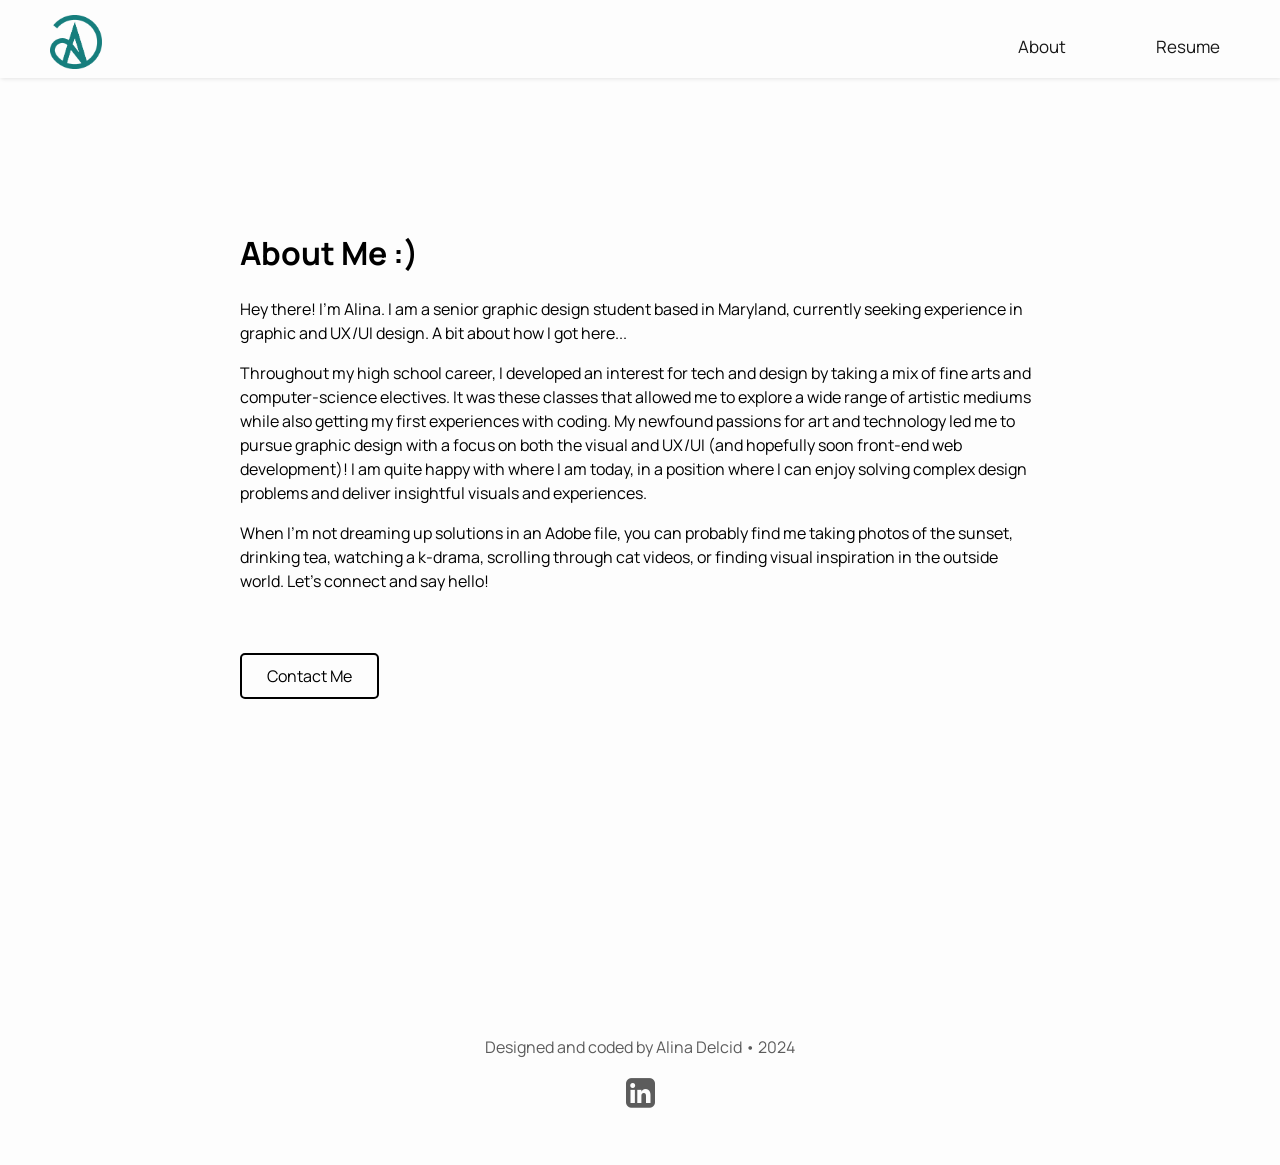
<file: about.html>
<!DOCTYPE html>
<html lang="en">
<head>
    <meta charset="UTF-8">
    <meta name="viewport" content="width=device-width, initial-scale=1.0">
    <link rel="preconnect" href="https://fonts.googleapis.com">
    <link rel="preconnect" href="https://fonts.gstatic.com" crossorigin>
    <link href="https://fonts.googleapis.com/css2?family=Manrope:wght@200..800&family=Space+Grotesk:wght@300..700&display=swap" rel="stylesheet">
    <link rel="stylesheet" type="text/css" href="stylesheet.css"> 
    <title>About</title>
    <link rel="icon" type="image/x-icon" href="images/favicon.png">
    <link rel="stylesheet" href="https://cdnjs.cloudflare.com/ajax/libs/font-awesome/4.7.0/css/font-awesome.min.css">    
    <script src="https://code.jquery.com/jquery-3.6.0.min.js"></script>
    
 
</head>
<body>
     <nav id="navbar">
      <a href="index.html" id="navbar-logo"><img src="images/logo.png" width="52px"></a>
      <input class="menu-btn" type="checkbox" id="menu-btn" />
      <label class="menu-icon" for="menu-btn"><span class="navicon"></span></label>
      <ul class="menu">
        <li><a href="about.html">About</a></li>
        <li><a href="images/Alina_Delcid_Resume_2024.pdf" target="_blank">Resume</a></li>
      </ul>
    </nav>

    
    
    
   <!-- <div id="cursor" class="cursor"></div> Creates cursor for cursor effect JS
    <nav id="navbar">
        <a href="index.html" id="navbar-logo"><img src="images/logo.png" width="55px"></a>
            <a href="about.html" class="navlink">About</a>
            <a href="images/MyResume.pdf" class="navlink" target="_blank">Resume</a>
    </nav>-->
    
<div class="body-wrapper-fade">
    <div class="body-wrapper">
    <div class="about-page-text">
        <h1>About Me :)</h1>
        <p>Hey there! I'm Alina. I am a senior graphic design student based in Maryland, currently seeking experience in graphic and UX/UI design. A bit about how I got here...</p>
        <p>Throughout my high school career, I developed an interest for tech and design by taking a mix of fine arts and computer-science electives. It was these classes that allowed me to explore a wide range of artistic mediums while also getting my first experiences with coding. My newfound passions for art and technology led me to pursue graphic design with a focus on both the visual and UX/UI (and hopefully soon front-end web development)! I am quite happy with where I am today, in a position where I can enjoy solving complex design problems and deliver insightful visuals and experiences.</p>
        <p>When I’m not dreaming up solutions in an Adobe file, you can probably find me taking photos of the sunset, drinking tea, watching a k-drama, scrolling through cat videos, or finding visual inspiration in the outside world. Let's connect and say hello!</p><br><br>
        <button id="emailButton" class="email-button">Contact Me</button>
   <!-- <div class="body-image">
        <img src="images/selfie.png" alt="Me in Maine">
    </div>  -->  
    </div>
        
        


    <!--I need to upload a PHP file for this to actually work :( -->
    <!-- _________________________________________________________

        USING A FORM THAT REQUESTS INFORMATION (didn't use Jquery/JS since it required AJAX...)
        __________________________________________________________ 
    <div class="contact-form">
        <h1>Contact Me</h1>
        <form id="contact-form" action="#" method="post">
            <input type="text" name="name" placeholder="Your Name" required>
            <input type="email" name="email" placeholder="Your Email" required>
            <textarea name="message" placeholder="Your Message" required></textarea>
            <input type="submit" value="Send Message">
        </form>
    </div>-->
    </div>    
    </div>
    
<footer id="footer">
    <p>Designed and coded by Alina Delcid • 2024</p>
    <a href="https://www.linkedin.com/in/alinadelcid/" target="_blank"><i class="fa fa-linkedin-square" style="font-size:34px"></i></a>
</footer>
    
    <script src="script.js"></script>
</body>
</html>
</file>
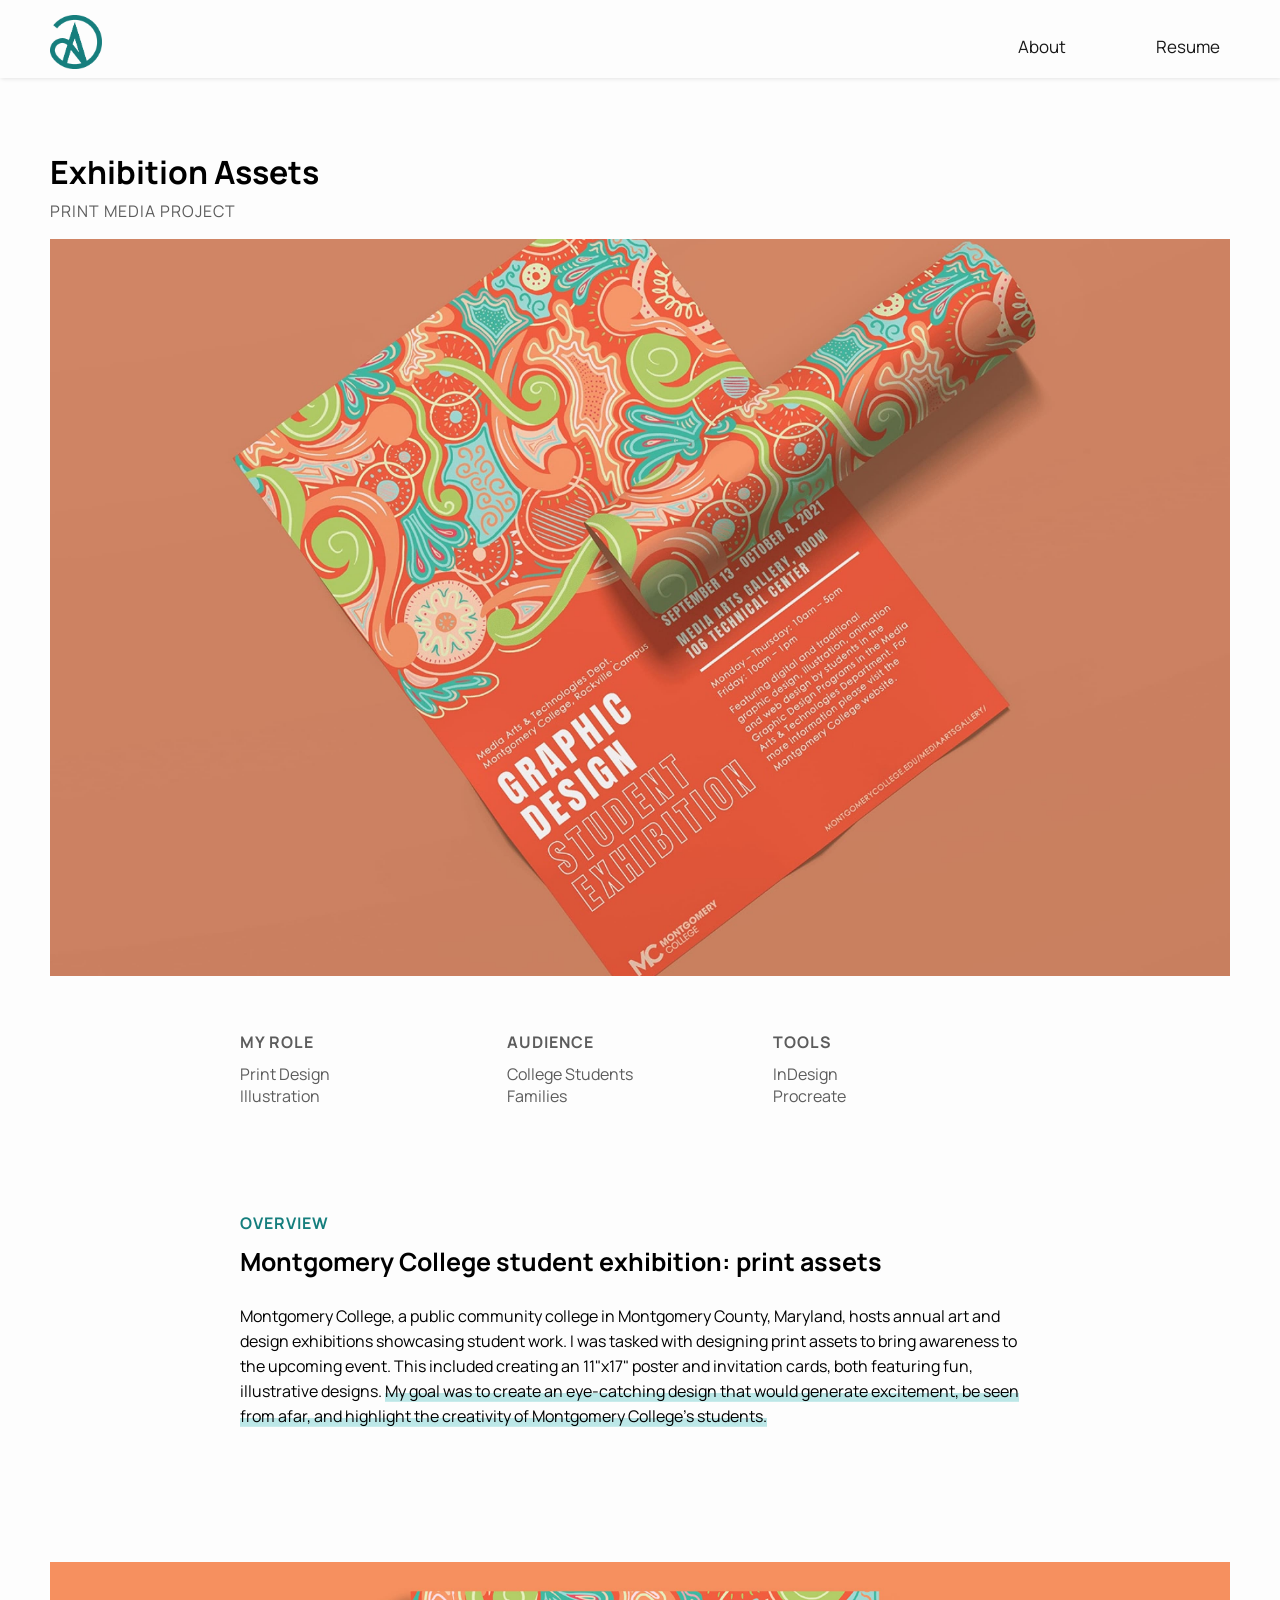
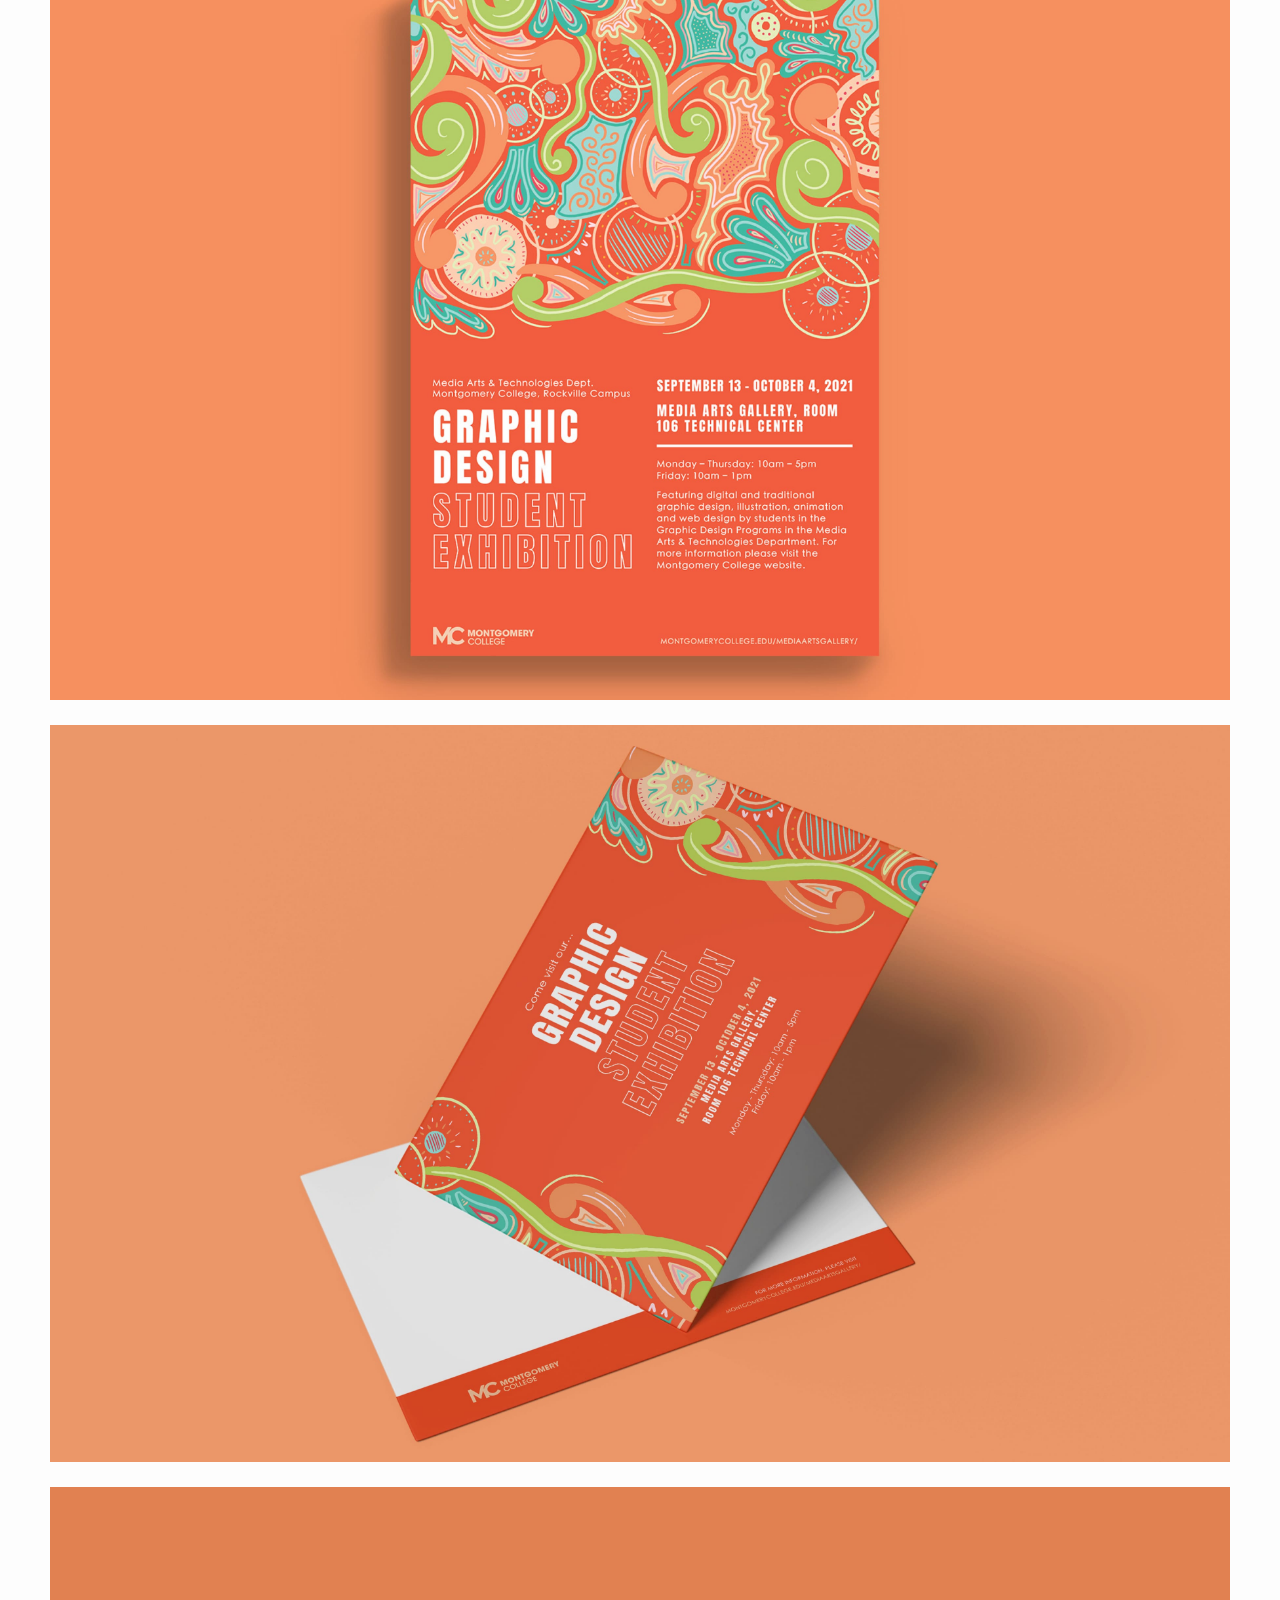
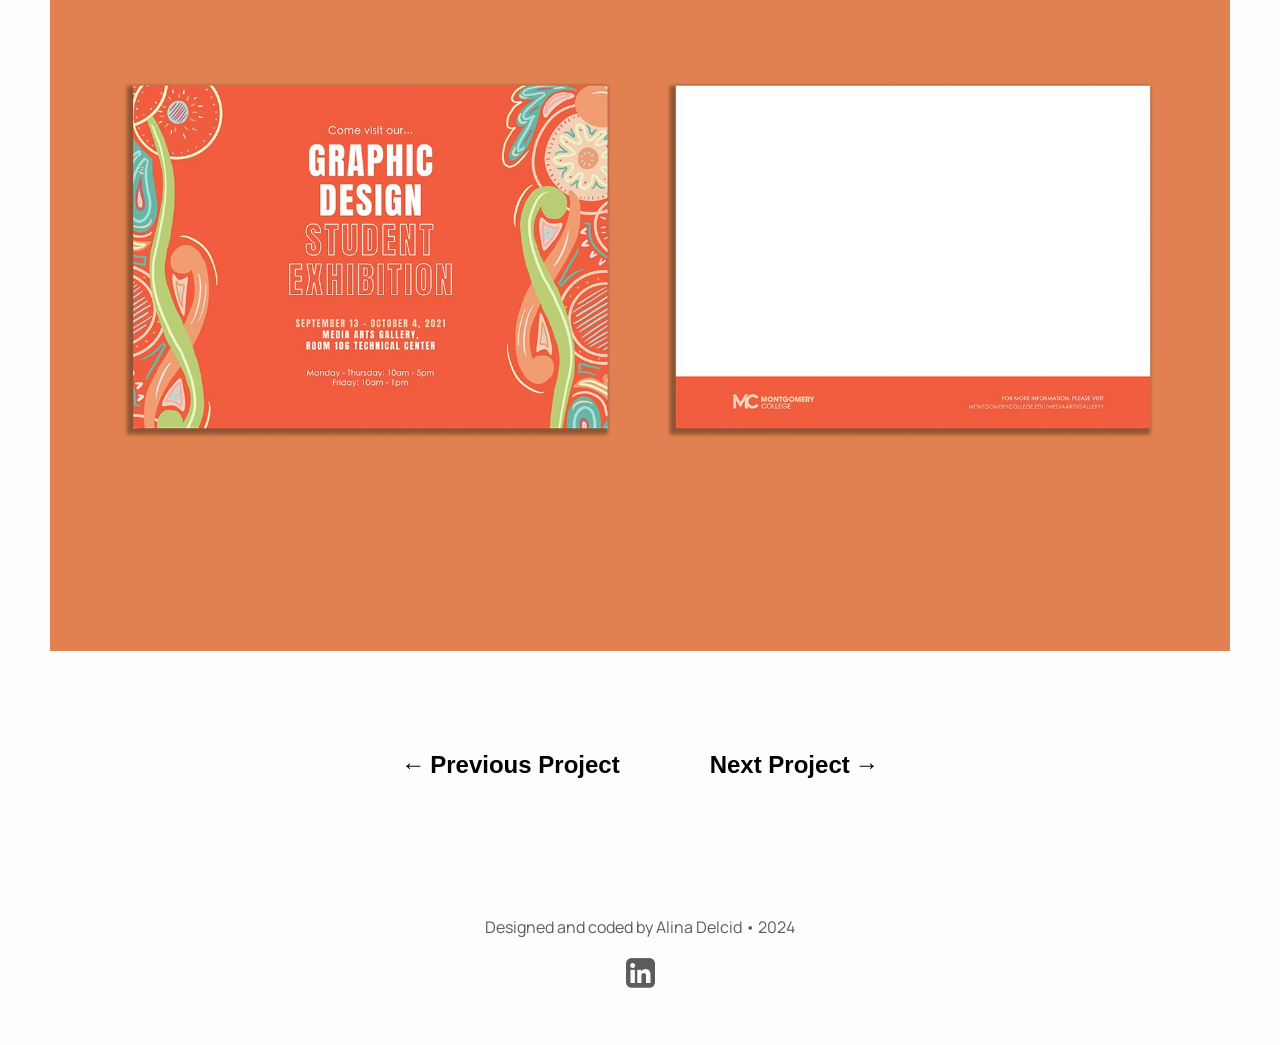
<file: projects/exhibition_assets.html>
<!DOCTYPE html>
<html lang="en">
<head>
    <meta charset="UTF-8">
    <meta name="viewport" content="width=device-width, initial-scale=1.0">
    <link rel="preconnect" href="https://fonts.googleapis.com">
    <link rel="preconnect" href="https://fonts.gstatic.com" crossorigin>
    <link href="https://fonts.googleapis.com/css2?family=Manrope:wght@200..800&family=Space+Grotesk:wght@300..700&display=swap" rel="stylesheet">
    <link rel="stylesheet" type="text/css" href="../stylesheet.css"> 
    <title>Exhibition Assets</title>
    <link rel="icon" type="image/x-icon" href="../images/favicon.png">
    <link rel="stylesheet" href="https://cdnjs.cloudflare.com/ajax/libs/font-awesome/4.7.0/css/font-awesome.min.css">    
    <script src="https://code.jquery.com/jquery-3.6.0.min.js"></script>
    
 
</head>
<body>
        <nav id="navbar">
      <a href="../index.html" id="navbar-logo"><img src="../images/logo.png" width="52px"></a>
      <input class="menu-btn" type="checkbox" id="menu-btn" />
      <label class="menu-icon" for="menu-btn"><span class="navicon"></span></label>
      <ul class="menu">
        <li><a href="../about.html">About</a></li>
        <li><a href="../images/Alina_Delcid_Resume_2024.pdf" target="_blank">Resume</a></li>
      </ul>
    </nav>

    
    
   <!-- <div id="cursor" class="cursor"></div> Creates cursor for cursor effect JS
    <nav id="navbar">
        <a href="index.html" id="navbar-logo"><img src="images/logo.png" width="55px"></a>
            <a href="about.html" class="navlink">About</a>
            <a href="images/MyResume.pdf" class="navlink" target="_blank">Resume</a>
    </nav>-->
    
    
<div class="body-wrapper-fade">
    <div class="body-wrapper">
    <div class="top-page-text">
        <h1>Exhibition Assets</h1>
        <h4>PRINT MEDIA PROJECT</h4>
    </div>

        
    <div class="image">
        <img src="../images/exhibition_thumb1.jpg" alt="Exhibition event poster">
    </div>
            
        
        
        <div class="detailsBlock">
        <div class="detail-row">
        <div class="detail-column">
            <div class="detail-content">
                <div class="detail-headline">MY ROLE</div>
                <div class="detail-subtitle">Print Design<br>Illustration</div>
            </div>
        </div>
          <div class="detail-column">
            <div class="detail-content">
                <div class="detail-headline">AUDIENCE</div>
                <div class="detail-subtitle">College Students<br>Families</div>
            </div>
        </div>    
        <div class="detail-column" id="third-detail-column">
            <div class="detail-content">
                <div class="detail-headline">TOOLS</div>
                <div class="detail-subtitle">InDesign<br>Procreate</div>
            </div>
        </div>
    </div>
        </div>
        
        
    <div class="content-wrapper">   
        <div class="introTextBlock">
        <h4 class="body-label">OVERVIEW</h4>
        <h1 class="body-h1">Montgomery College student exhibition: print assets</h1>    
        <p>Montgomery College, a public community college in Montgomery County, Maryland, hosts annual art and design exhibitions showcasing student work. I was tasked with designing print assets to bring awareness to the upcoming event. This included creating an 11"x17" poster and invitation cards, both featuring fun, illustrative designs. <mark>My goal was to create an eye-catching design that would generate excitement, be seen from afar, and highlight the creativity of Montgomery College's students.</mark>
        </p>    
        </div>
        
        
        

        
        
        
        <div class="body-image"> 
        <img src="../images/exhibition_thumb.jpg" alt="Poster design">
        <img src="../images/exhbition_card1-min.jpg" alt="Card design">
        <img src="../images/exhibition_card2-min.jpg" alt="Card design">    
        </div>   
        

        
        
        
        <div class="pagination">
            <button id="prevProject">
                <h1><span>&larr;</span> Previous Project</h1>
            </button>
            <button id="nextProject">
                <h1>Next Project <span>&rarr;</span></h1>
            </button>
        </div>
        
        
        </div>      
</div>         
</div>    
    
<footer id="footer">
    <p>Designed and coded by Alina Delcid • 2024</p>
    <a href="https://www.linkedin.com/in/alinadelcid/" target="_blank"><i class="fa fa-linkedin-square" style="font-size:34px"></i></a>
</footer>
    
    
    
    <script src="../script.js"></script>
</body>
</html>
</file>
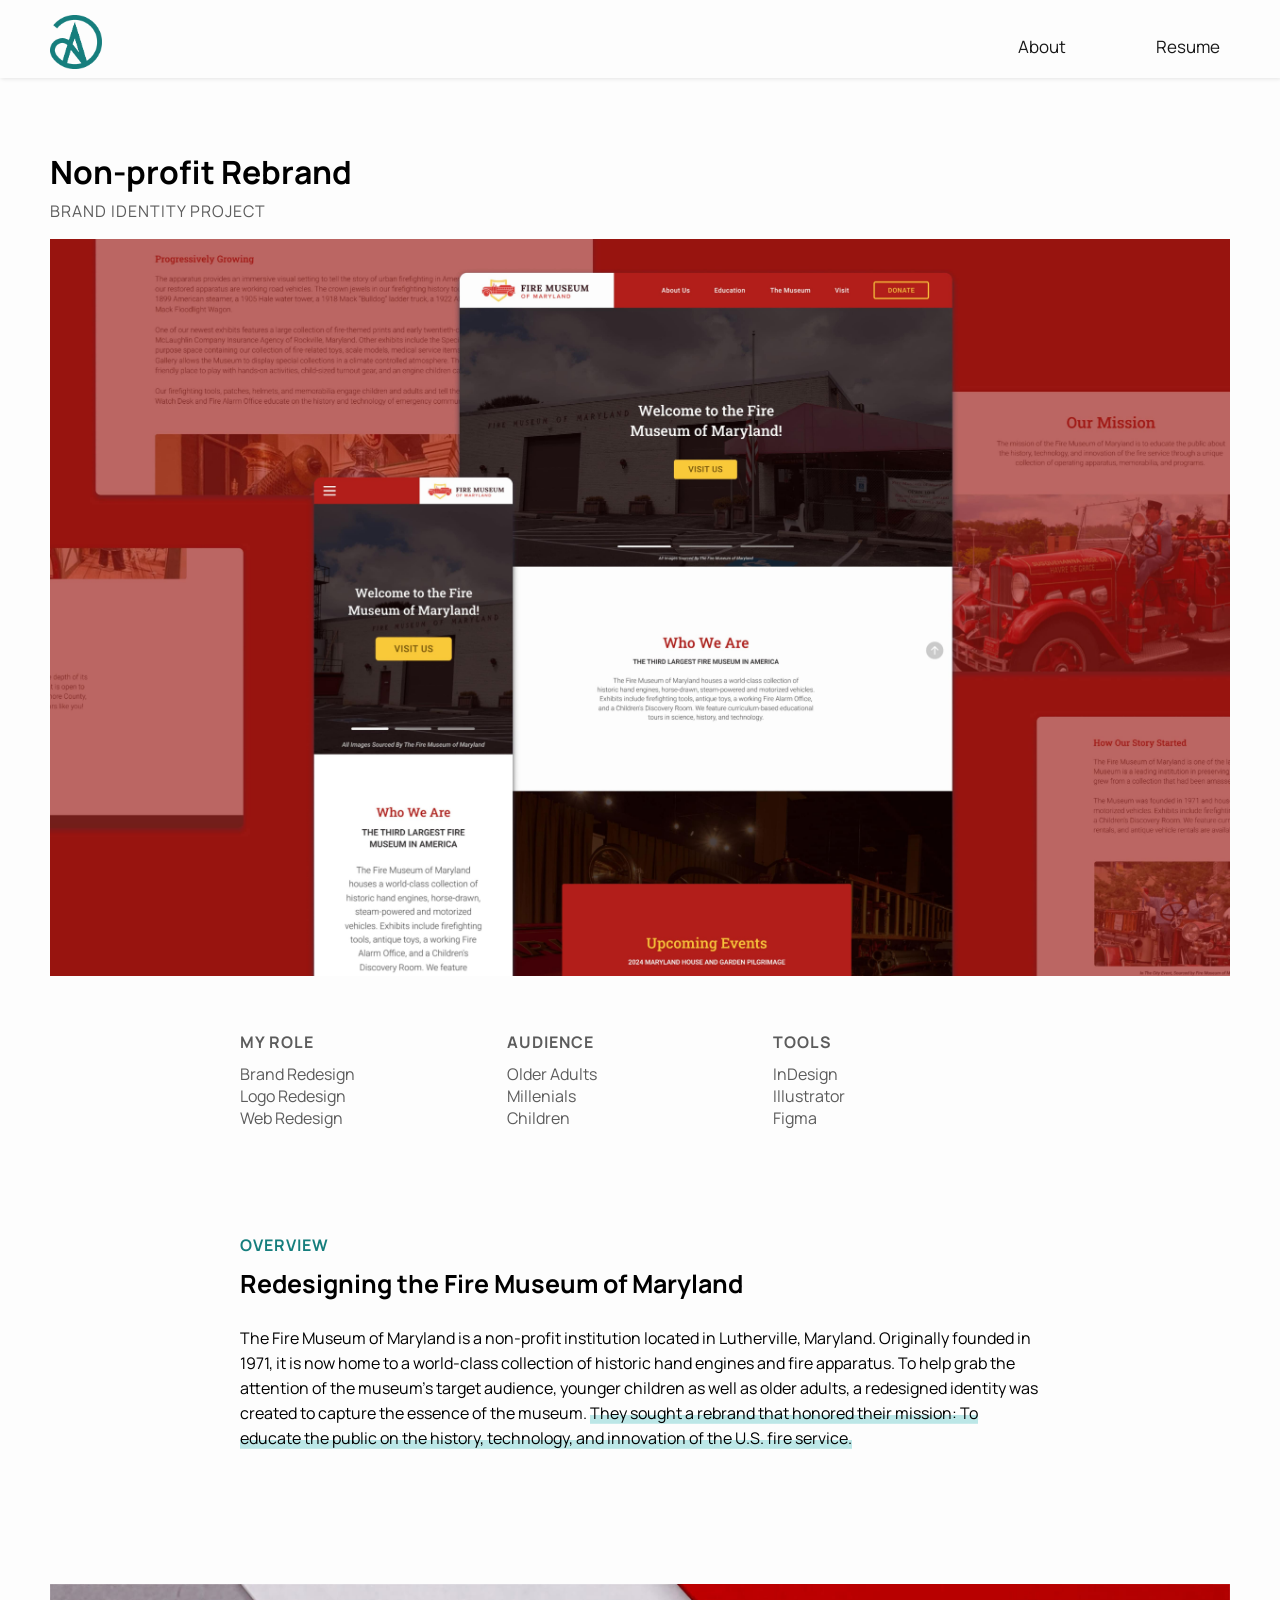
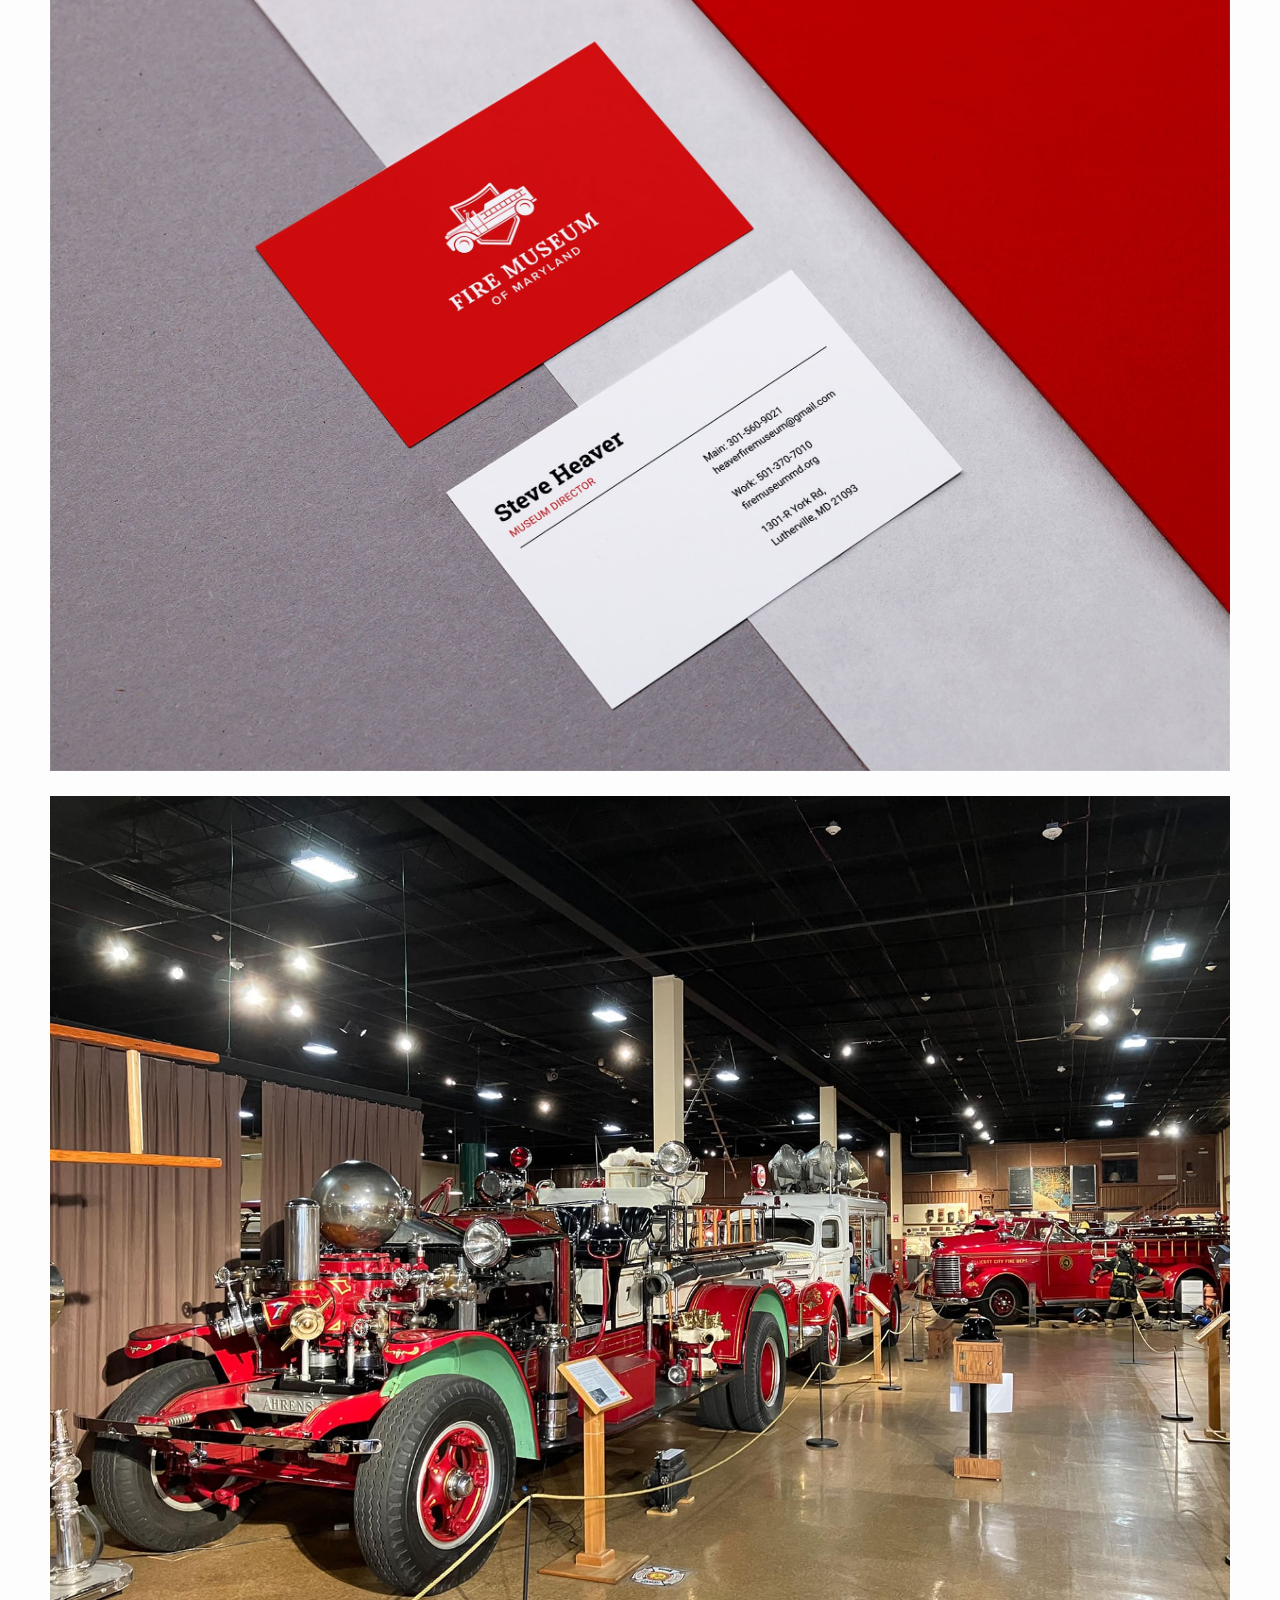
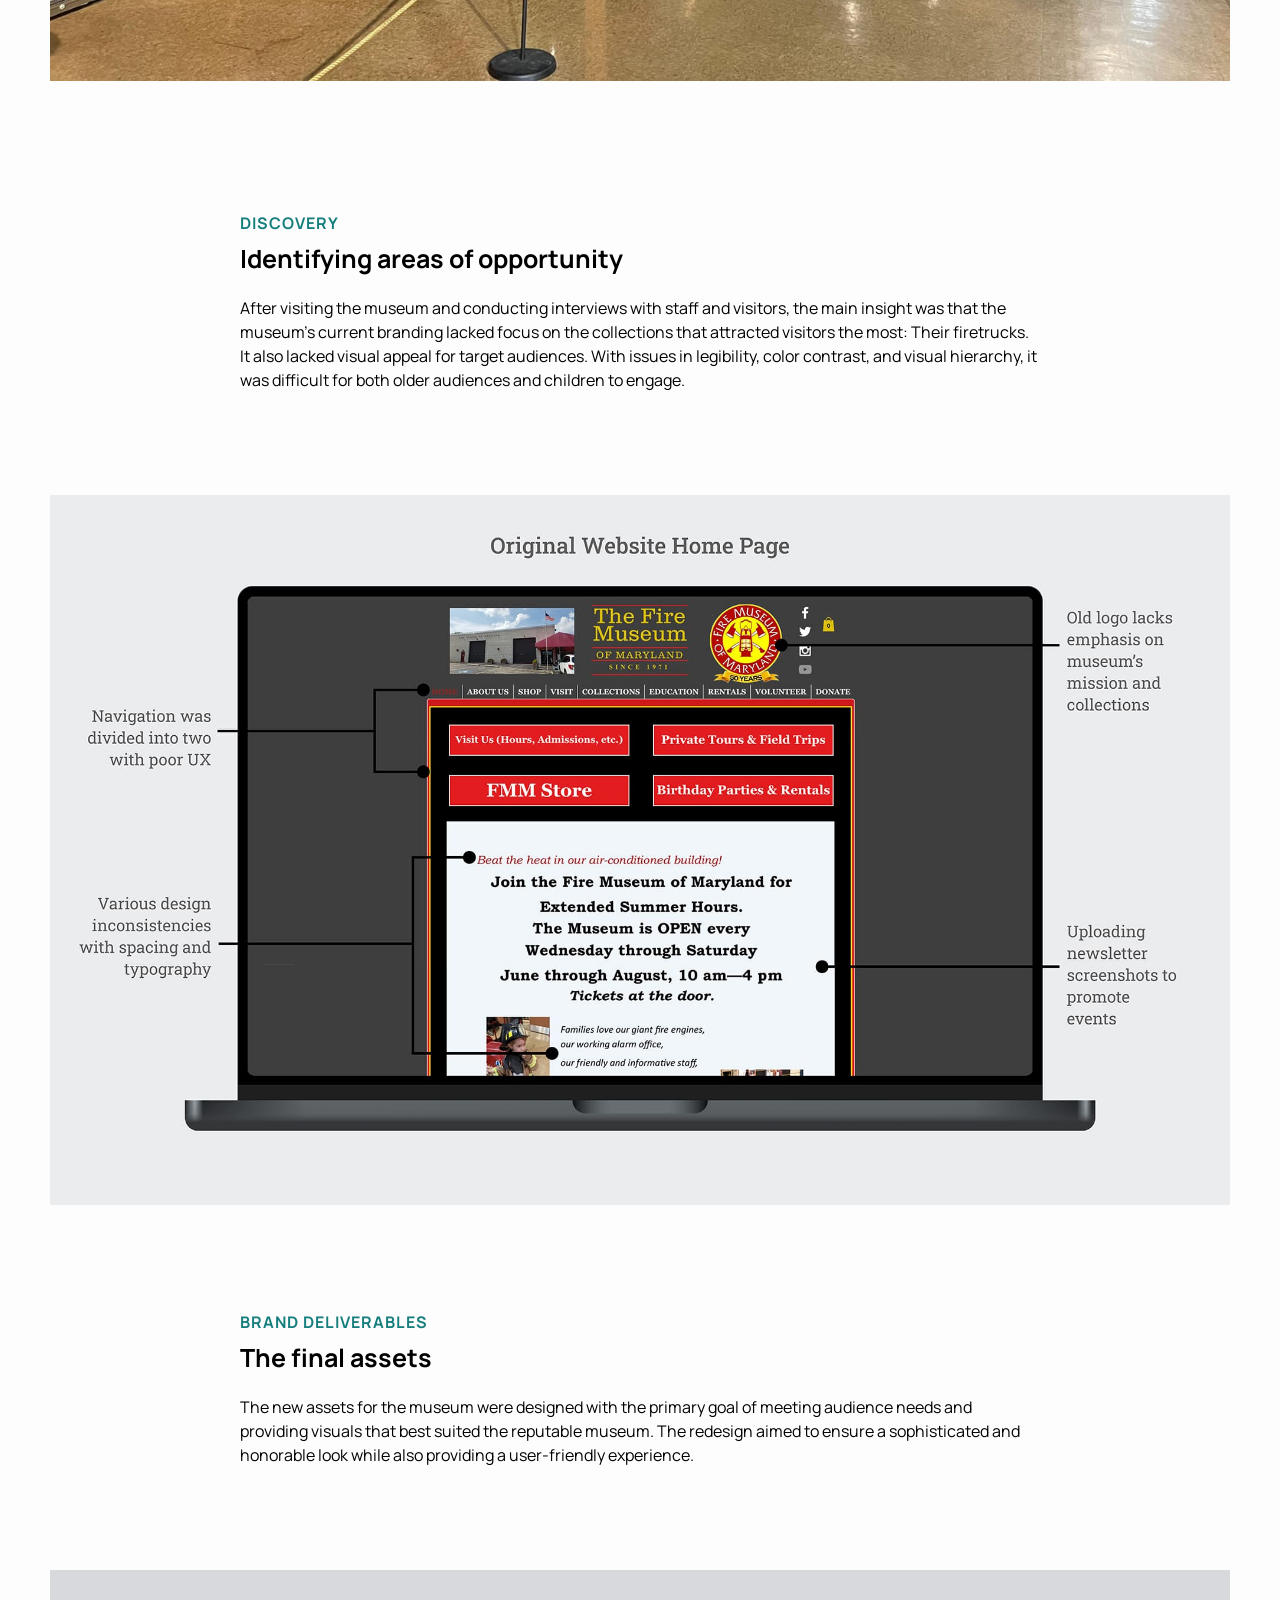
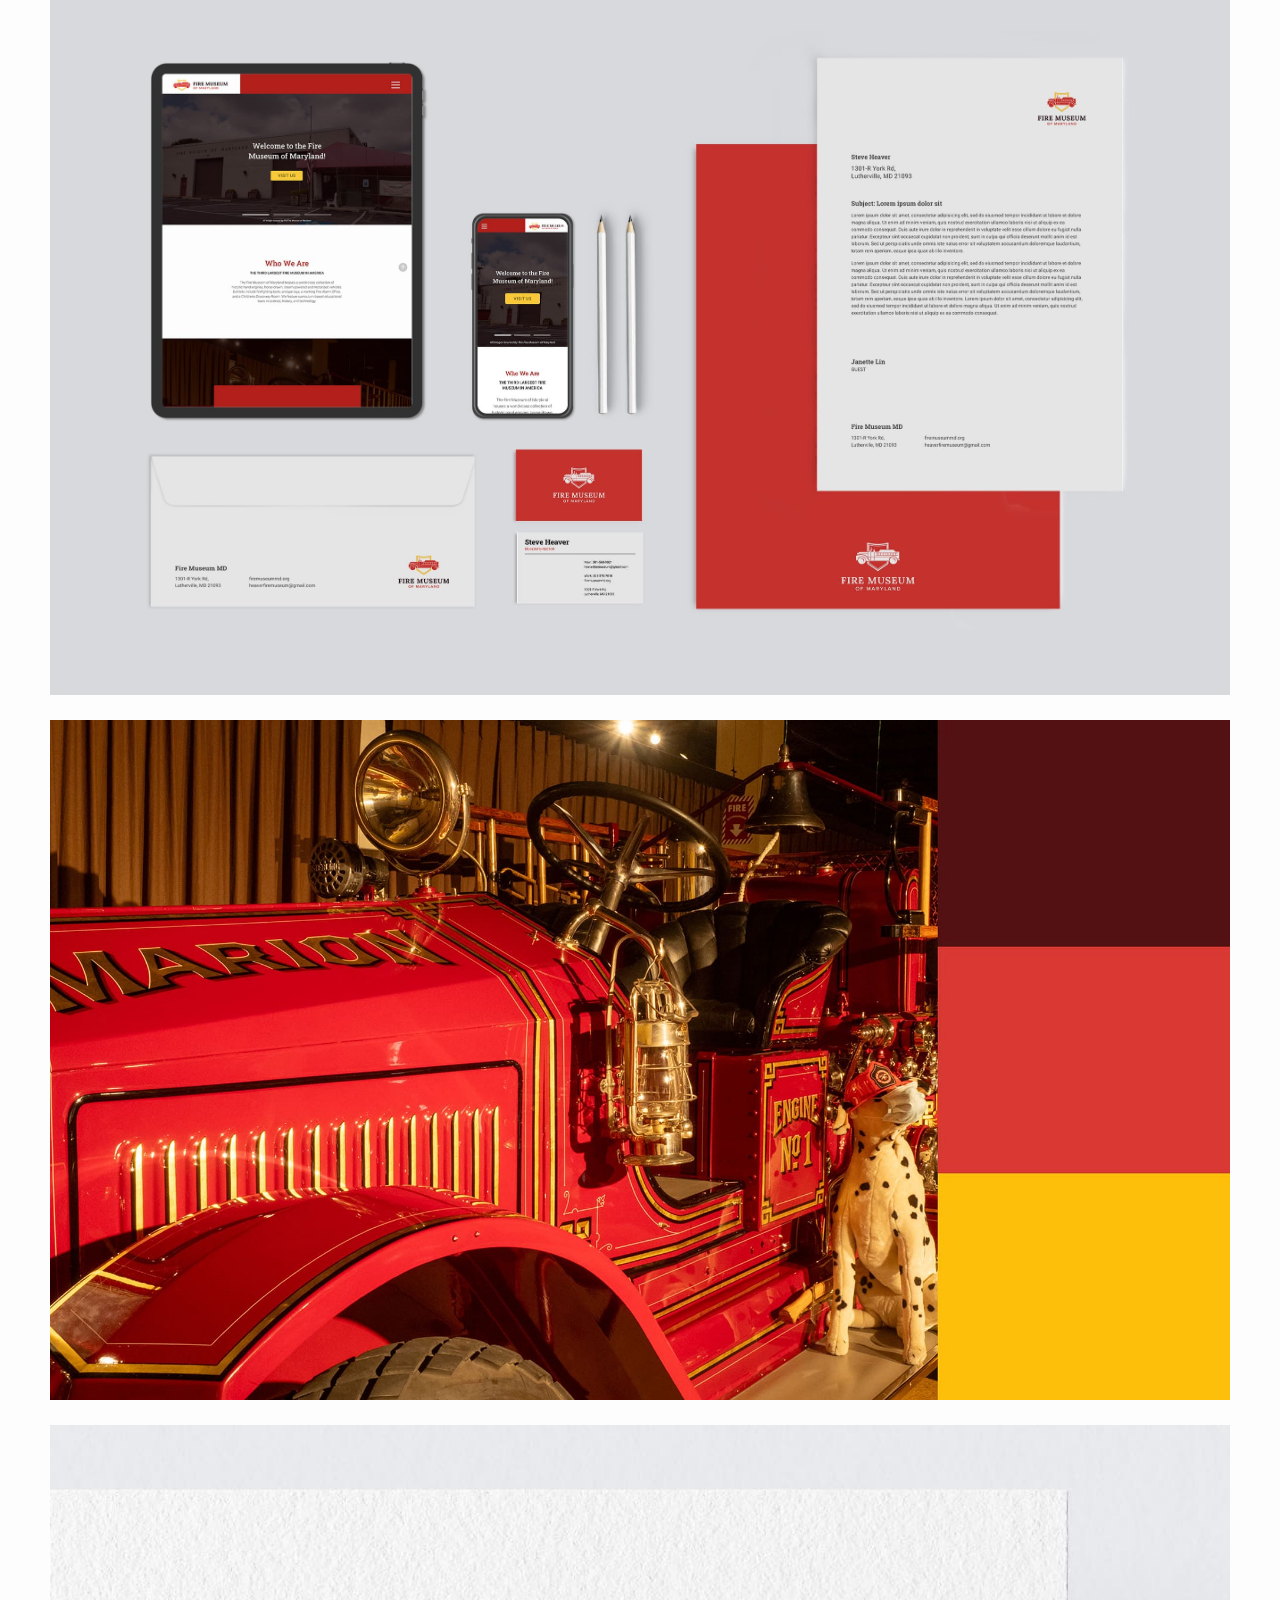
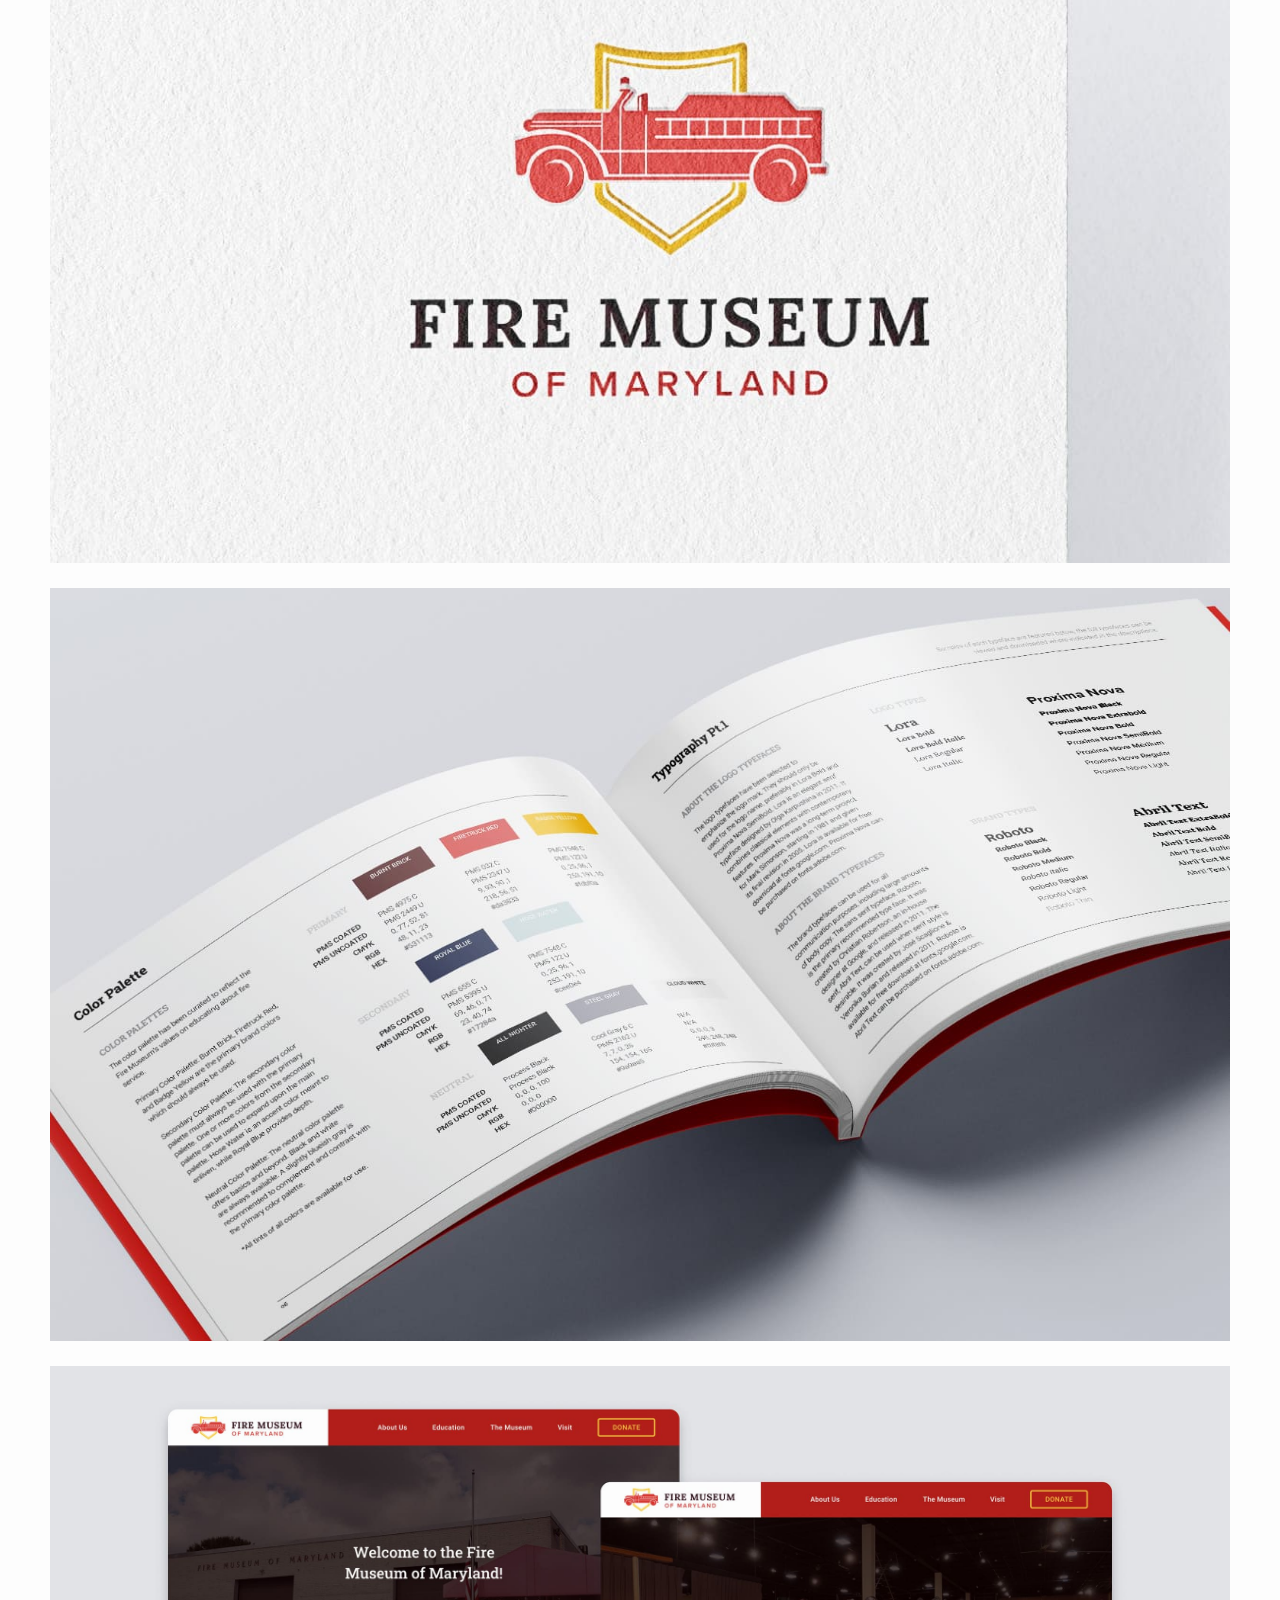
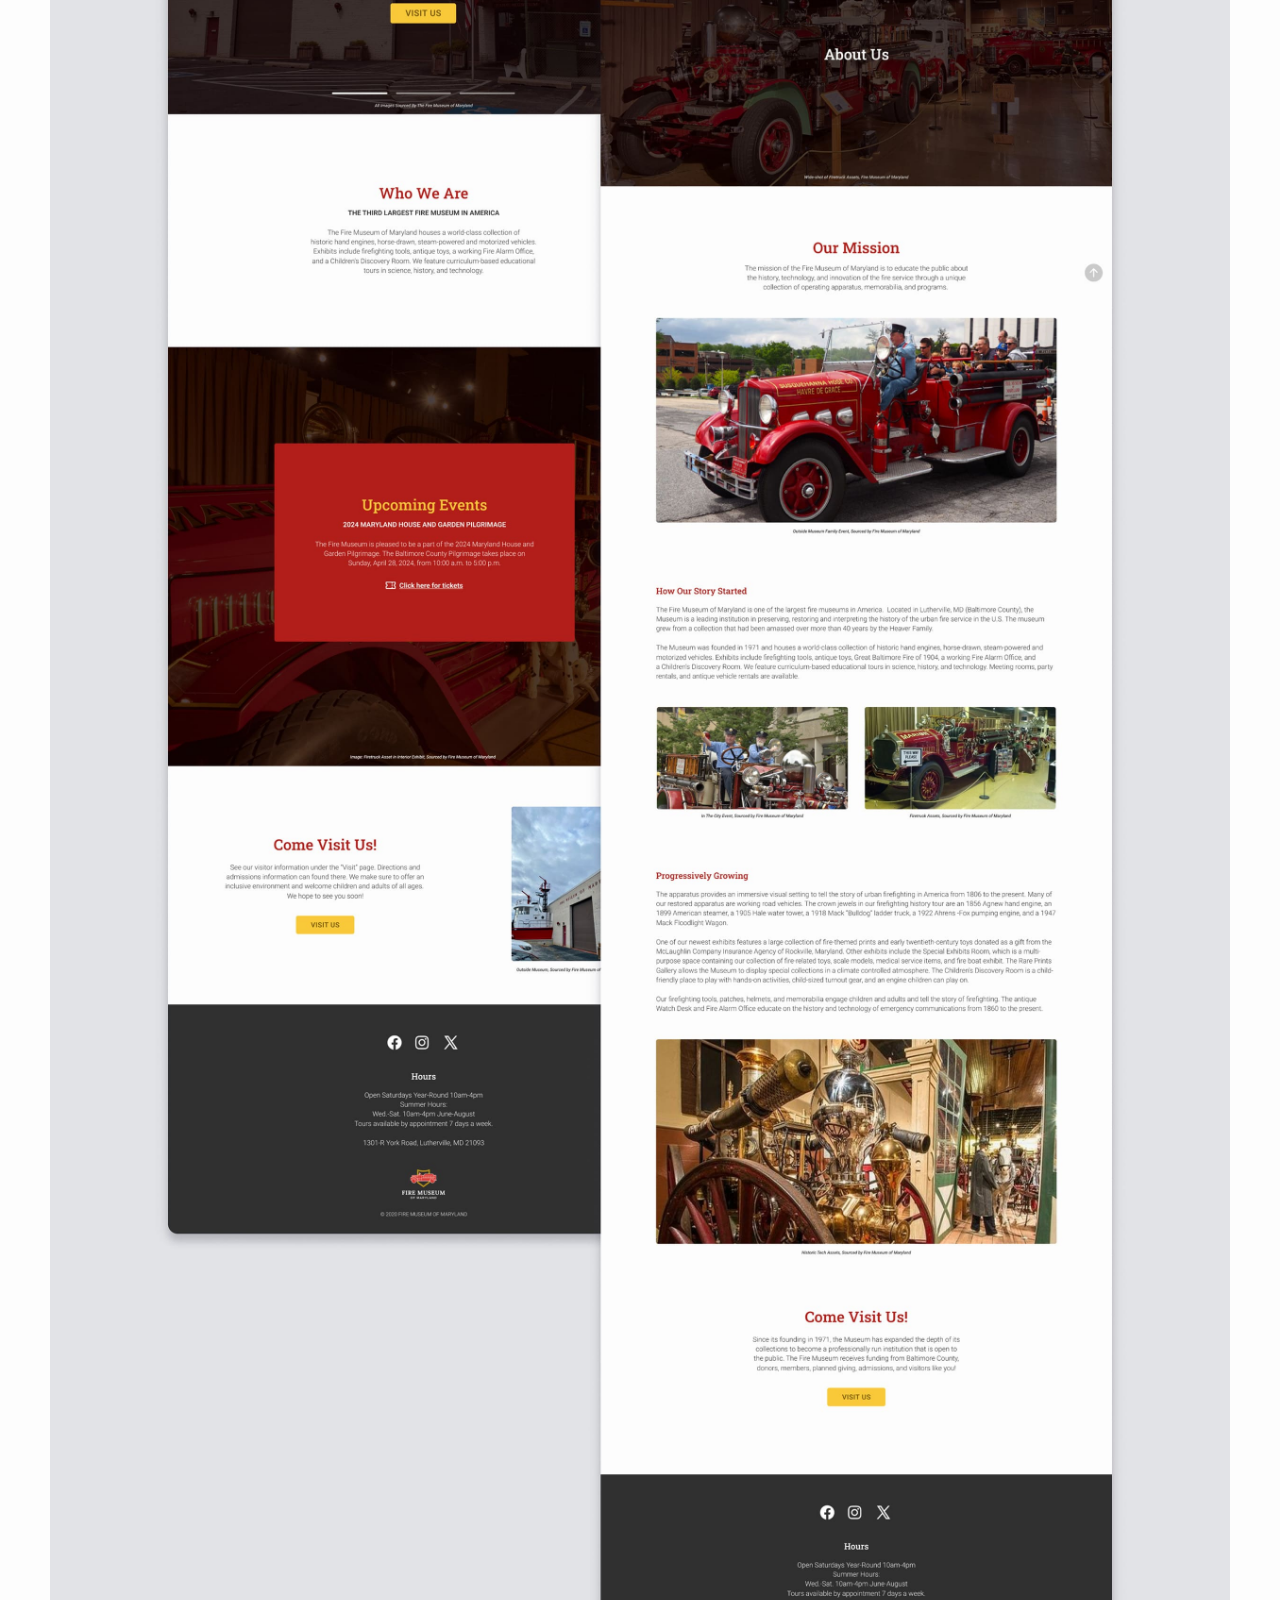
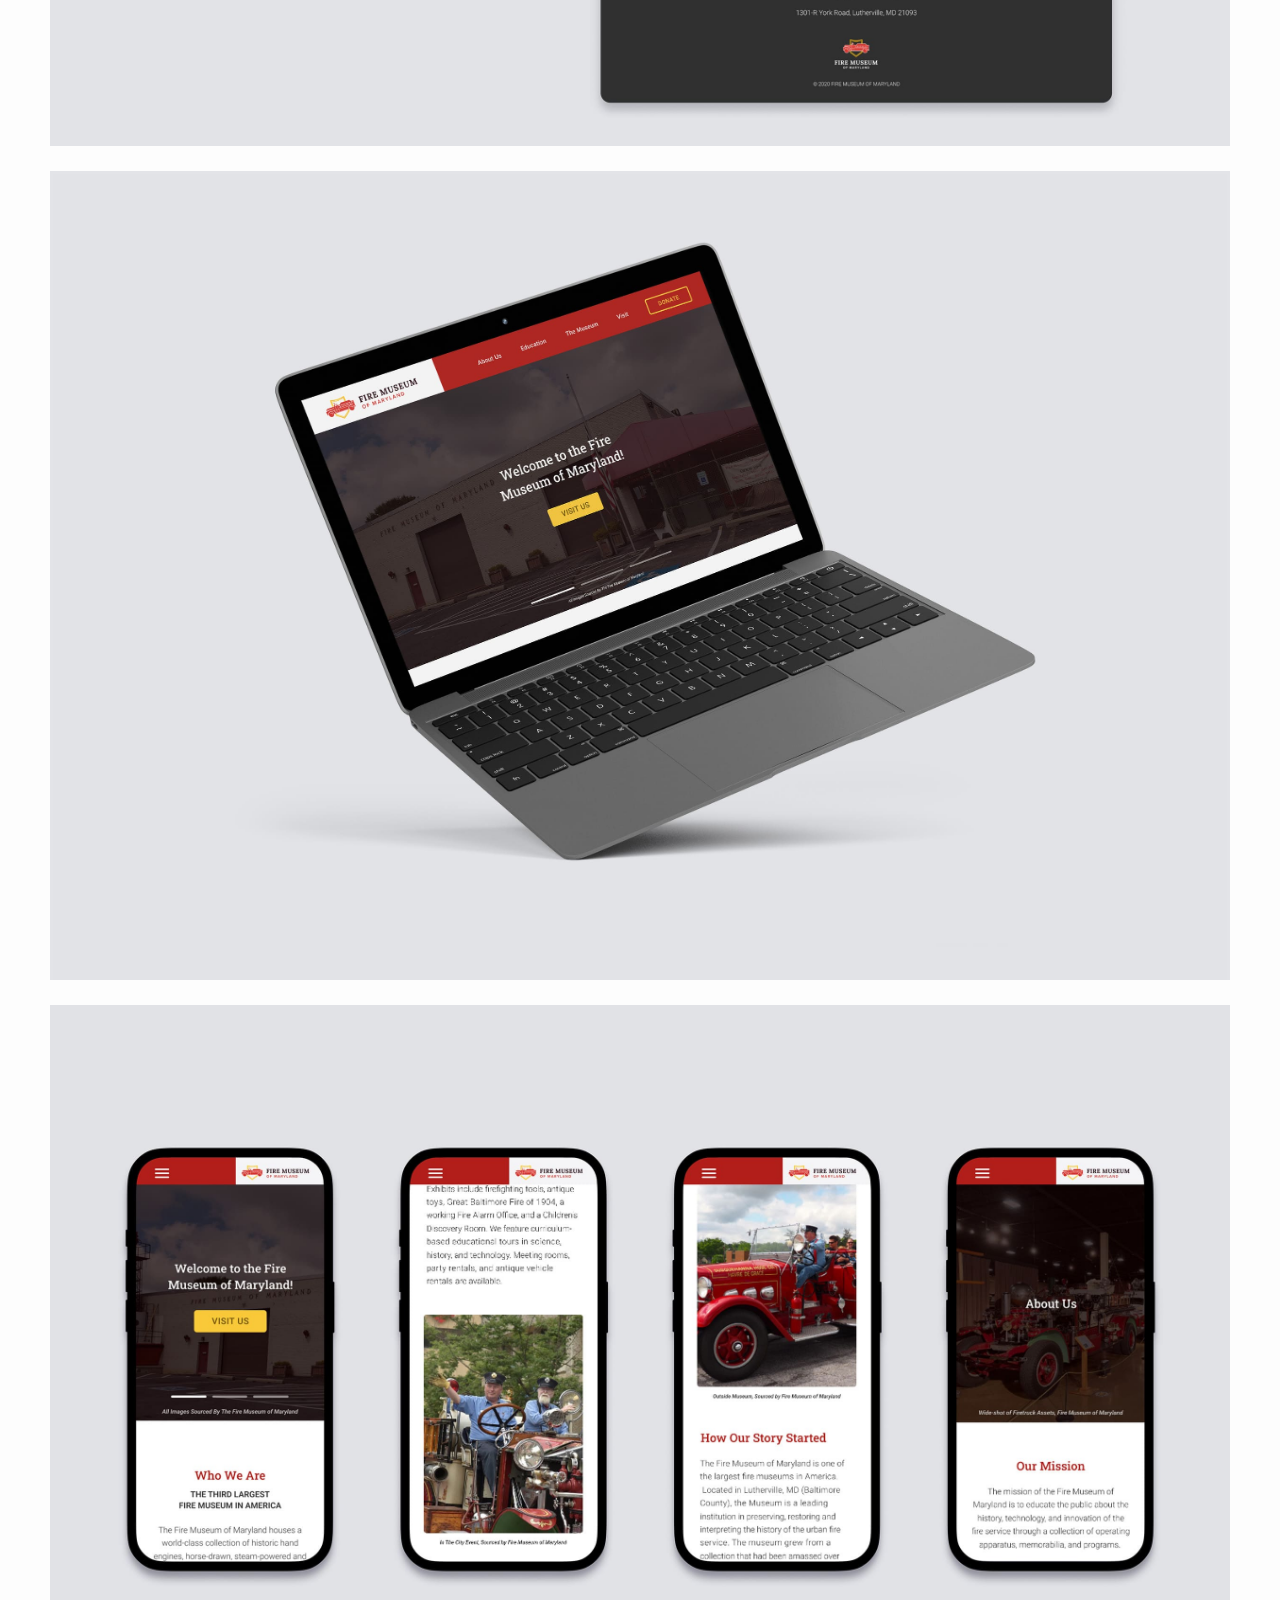
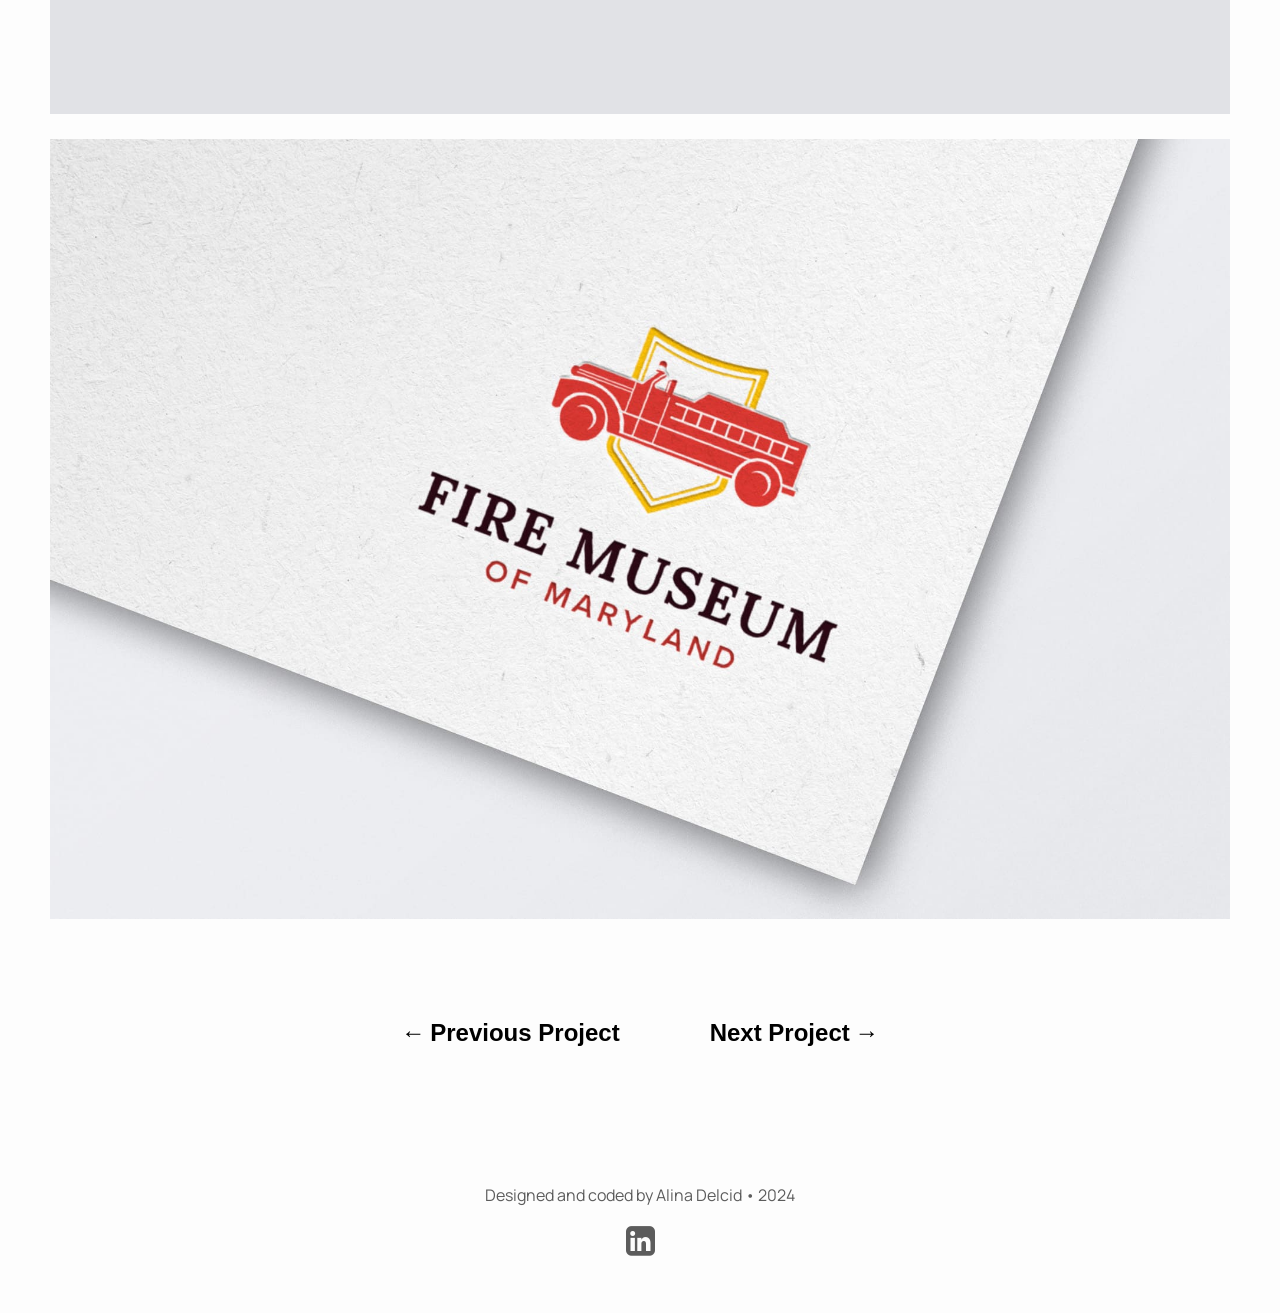
<file: projects/fire.html>
<!DOCTYPE html>
<html lang="en">
<head>
    <meta charset="UTF-8">
    <meta name="viewport" content="width=device-width, initial-scale=1.0">
    <link rel="preconnect" href="https://fonts.googleapis.com">
    <link rel="preconnect" href="https://fonts.gstatic.com" crossorigin>
    <link href="https://fonts.googleapis.com/css2?family=Manrope:wght@200..800&family=Space+Grotesk:wght@300..700&display=swap" rel="stylesheet">
    <link rel="stylesheet" type="text/css" href="../stylesheet.css"> 
    <title>Non-profit Rebrand</title>
    <link rel="icon" type="image/x-icon" href="../images/favicon.png">
    <link rel="stylesheet" href="https://cdnjs.cloudflare.com/ajax/libs/font-awesome/4.7.0/css/font-awesome.min.css">     
    <script src="https://code.jquery.com/jquery-3.6.0.min.js"></script>
    
 
</head>
<body>
        <nav id="navbar">
      <a href="../index.html" id="navbar-logo"><img src="../images/logo.png" width="52px"></a>
      <input class="menu-btn" type="checkbox" id="menu-btn" />
      <label class="menu-icon" for="menu-btn"><span class="navicon"></span></label>
      <ul class="menu">
        <li><a href="../about.html">About</a></li>
        <li><a href="../images/Alina_Delcid_Resume_2024.pdf" target="_blank">Resume</a></li>
      </ul>
    </nav>

    
    
   <!-- <div id="cursor" class="cursor"></div> Creates cursor for cursor effect JS
    <nav id="navbar">
        <a href="index.html" id="navbar-logo"><img src="images/logo.png" width="55px"></a>
            <a href="about.html" class="navlink">About</a>
            <a href="images/MyResume.pdf" class="navlink" target="_blank">Resume</a>
    </nav>-->
    
    
<div class="body-wrapper-fade">
    <div class="body-wrapper">
    <div class="top-page-text">
        <h1>Non-profit Rebrand</h1>
        <h4>BRAND IDENTITY PROJECT</h4>
    </div>

        
    <div class="image">
        <img src="../images/fire_thumb2.jpg" alt="Fire Museum of Maryland logo and website">
    </div>
            
        
        
        <div class="detailsBlock">
        <div class="detail-row">
        <div class="detail-column">
            <div class="detail-content">
                <div class="detail-headline">MY ROLE</div>
                <div class="detail-subtitle">Brand Redesign<br>Logo Redesign<br>Web Redesign</div>
            </div>
        </div>
          <div class="detail-column">
            <div class="detail-content">
                <div class="detail-headline">AUDIENCE</div>
                <div class="detail-subtitle">Older Adults<br>Millenials<br>Children</div>
            </div>
        </div>    
        <div class="detail-column" id="third-detail-column">
            <div class="detail-content">
                <div class="detail-headline">TOOLS</div>
                <div class="detail-subtitle">InDesign<br>Illustrator<br>Figma</div>
            </div>
        </div>
    </div>
        </div>
        
        
    <div class="content-wrapper">   
        <div class="introTextBlock">
        <h4 class="body-label">OVERVIEW</h4>
        <h1 class="body-h1">Redesigning the Fire Museum of Maryland</h1>    
        <p>The Fire Museum of Maryland is a non-profit institution located in Lutherville, Maryland. Originally founded in 1971, it is now home to a world-class collection of historic hand engines and fire apparatus. To help grab the attention of the museum’s target audience, younger children as well as older adults, a redesigned identity was created to capture the essence of the museum. <mark>They sought a rebrand that honored their mission: To educate the public on the history, technology, and innovation of the U.S. fire service.</mark></p>    
        </div>
        
        
        <!--<div class="textBlock">
        <h4 class="body-label">RESEARCH</h4>
        <h1 class="body-h1">Starting off with a site visit</h1> 
        <p>

        I began this project by gaining a clear understanding of the museum's mission, purpose, and target audience by conducting visitor and staff interviews on site. Additionally, I conducted a competitive audit to analyze what has been successful and unsuccessful for similar institutions. </p>
  
        </div>
        <div class="body-image"> 
        <img src="../images/fire_sitevisit.jpeg" alt="Fire Museum of Maryland Inside">
        </div> -->
        
        
        <!--<div class="centeredTextBlock">
        <h4 class="body-label">DISCOVERY</h4>
        <h1 class="body-h1">Identifying areas of opportunity</h1> 
        <p>

        <p>The main insight was that the museum's current branding lacked focus on the collections that attracted visitors the most: Their firetrucks. It also lacked visual appeal for target audiences. With issues in legibility, color contrast, and visual hierarchy, it was difficult for both older audiences and children to engage.</p>    
        </div>-->
        
        
       <div class="body-image">
                          
            <div class="inner-body-image-2col">
            <div class="image">
            <img src="../images/fire_businesscards1.jpg" alt="Fire Museum of Maryland Business Cards" >   
            </div>
            <div class="image">
            <img src="../images/fire_sitevisit.jpg" alt="Fire Museum of Maryland" >   
            </div>
            </div>
        
        </div> 
        
        
        
        
        <div class="centeredTextBlock">
        <h4 class="body-label">DISCOVERY</h4>
        <h1 class="body-h1">Identifying areas of opportunity</h1> 
        <p>After visiting the museum and conducting interviews with staff and visitors, the main insight was that the museum's current branding lacked focus on the collections that attracted visitors the most: Their firetrucks. It also lacked visual appeal for target audiences. With issues in legibility, color contrast, and visual hierarchy, it was difficult for both older audiences and children to engage.</p>    
        </div>
        <div class="body-image"> 
        <img src="../images/fire_areasopportunity.jpg" alt="Fire Museum of Maryland Old Website">
        </div> 

        
        
<!--        <div class="textBlock">
        <h4 class="body-label">LOGO</h4>
        <h1 class="body-h1">Sketching ideas</h1> 
        <p>Logo sketches were directly inspired by the museum's mission to educate the public on fire service history, along with putting greater emphasis on their firetruck collections. The goal was to rebrand the museum's identity in an honorable, accessible, and visually appealing way.</p>    
        </div>
        <div class="body-image"> 
        <img src="../images/fire_sketches.jpg" alt="Fire Museum of Maryland Logo Sketches">
        </div> 
 

        <div class="textBlock">
        <h4 class="body-label">LOGO</h4>
        <h1 class="body-h1">The final logo</h1> 
        <p>After producing multiple digital variations, the final logo emerged. The logo brings together ideas of an honorable institution with emphasis on their famous collections by illustrating a historic firetruck in the foreground and a golden badge in the background. The badge helps convey the sense of safety and honor that is often associated with fire departments.<mark>The visualization of the firetruck was inspired by a real vehicle in the museum, specifically the 1957 Seagrave “Anniversary Series” Pumping Engine.</mark> </p>    
        </div>
        <div class="body-image"> 
        <img src="../images/fire_logo.jpg" alt="Fire Museum of Maryland logo">
        <img src="../images/fire_seagravetruck.jpg" alt="Fire Museum of Maryland logo">    
        </div> 
 -->       
        
          <div class="centeredTextBlock">
        <h4 class="body-label">BRAND DELIVERABLES</h4>
        <h1 class="body-h1">The final assets</h1> 
        <p>The new assets for the museum were designed with the primary goal of meeting audience needs and providing visuals that best suited the reputable museum. The redesign aimed to ensure a sophisticated and honorable look while also providing a user-friendly experience.</p>    
        </div>
        
        
         <div class="body-image"> 
        <img src="../images/fire_stationary.jpg" alt="Fire Museum of Maryland Stationary Set">
        <img src="../images/fire_colorpalette.jpg" alt="Fire Museum of Maryland Colors">            
        <img src="../images/fire_logo.jpg" alt="Fire Museum of Maryland Logo">                          
        <img src="../images/fire_brandguide.jpg" alt="Fire Museum of Maryland Brand Guide">                          
        <img src="../images/fire_websitelong.jpg" alt="Fire Museum of Maryland Wesbite">
        <img src="../images/fire_websitemock.jpg" alt="Fire Museum of Maryland Wesbite">
        <img src="../images/fire_websitemobile.jpg" alt="Fire Museum of Maryland Wesbite Mobile">
        <img src="../images/fire_logo2.jpg" alt="Fire Museum of Maryland Wesbite Logo">

     
           
        </div> 
        
        
        
       <!-- <div class="textBlock">
        <h4 class="body-label">BRAND GUIDELINES</h4>
        <h1 class="body-h1">Guidelines for brand visuals</h1>    
        </div>
        <p>To protect the integrity of the logo and maintain brand consistency, logo rules were created. Additionally, brand colors and typography specs were outlined. <mark>Primary brand colors were inspired by the reds and yellows seen in firefighter badges and vehicles. A slab-serif typeface, Roboto Slab, was chosen for the display typeface in order to convey the bold, confident, and rugged feel that is often associated with firefighters. </mark></p>
        <div class="body-image"> 
        <img src="../images/fire_brandguide.jpg" alt="Fire Museum of Maryland brand guidelines">
        </div> 

        
        <div class="textBlock">
        <h4 class="body-label">WEBSITE</h4>
        <h1 class="body-h1">Website redesign</h1>  
        <p>The redesign of the website focused on improving navigation and UX by prioritizing a clear user flow, sufficient color contrast (according to WCAG accessibility standards), responsive line and section spacing, and clear call-to-actions. This major redesign aims to improve the UX of the brand's target audiences, including older adults.</p>    
        </div>
        <div class="body-image"> 
        <img src="../images/fire_sitemap.jpg" alt="Fire Museum of Maryland Site Map">            
        <img src="../images/fire_websitelong.jpg" alt="Fire Museum of Maryland website">        
        <img src="../images/fire_thumb.jpg" alt="Fire Museum of Maryland website">
        </div> 
        
        -->
        


        <div class="pagination">
            <button id="prevProject">
                <h1><span>&larr;</span> Previous Project</h1>
            </button>
            <button id="nextProject">
                <h1>Next Project <span>&rarr;</span></h1>
            </button>
        </div>    

        </div> 
</div>         
</div>    
    
<footer id="footer">
    <p>Designed and coded by Alina Delcid • 2024</p>
    <a href="https://www.linkedin.com/in/alinadelcid/" target="_blank"><i class="fa fa-linkedin-square" style="font-size:34px"></i></a>
</footer> 
    
    
    <script src="../script.js"></script>
</body>
</html>
</file>
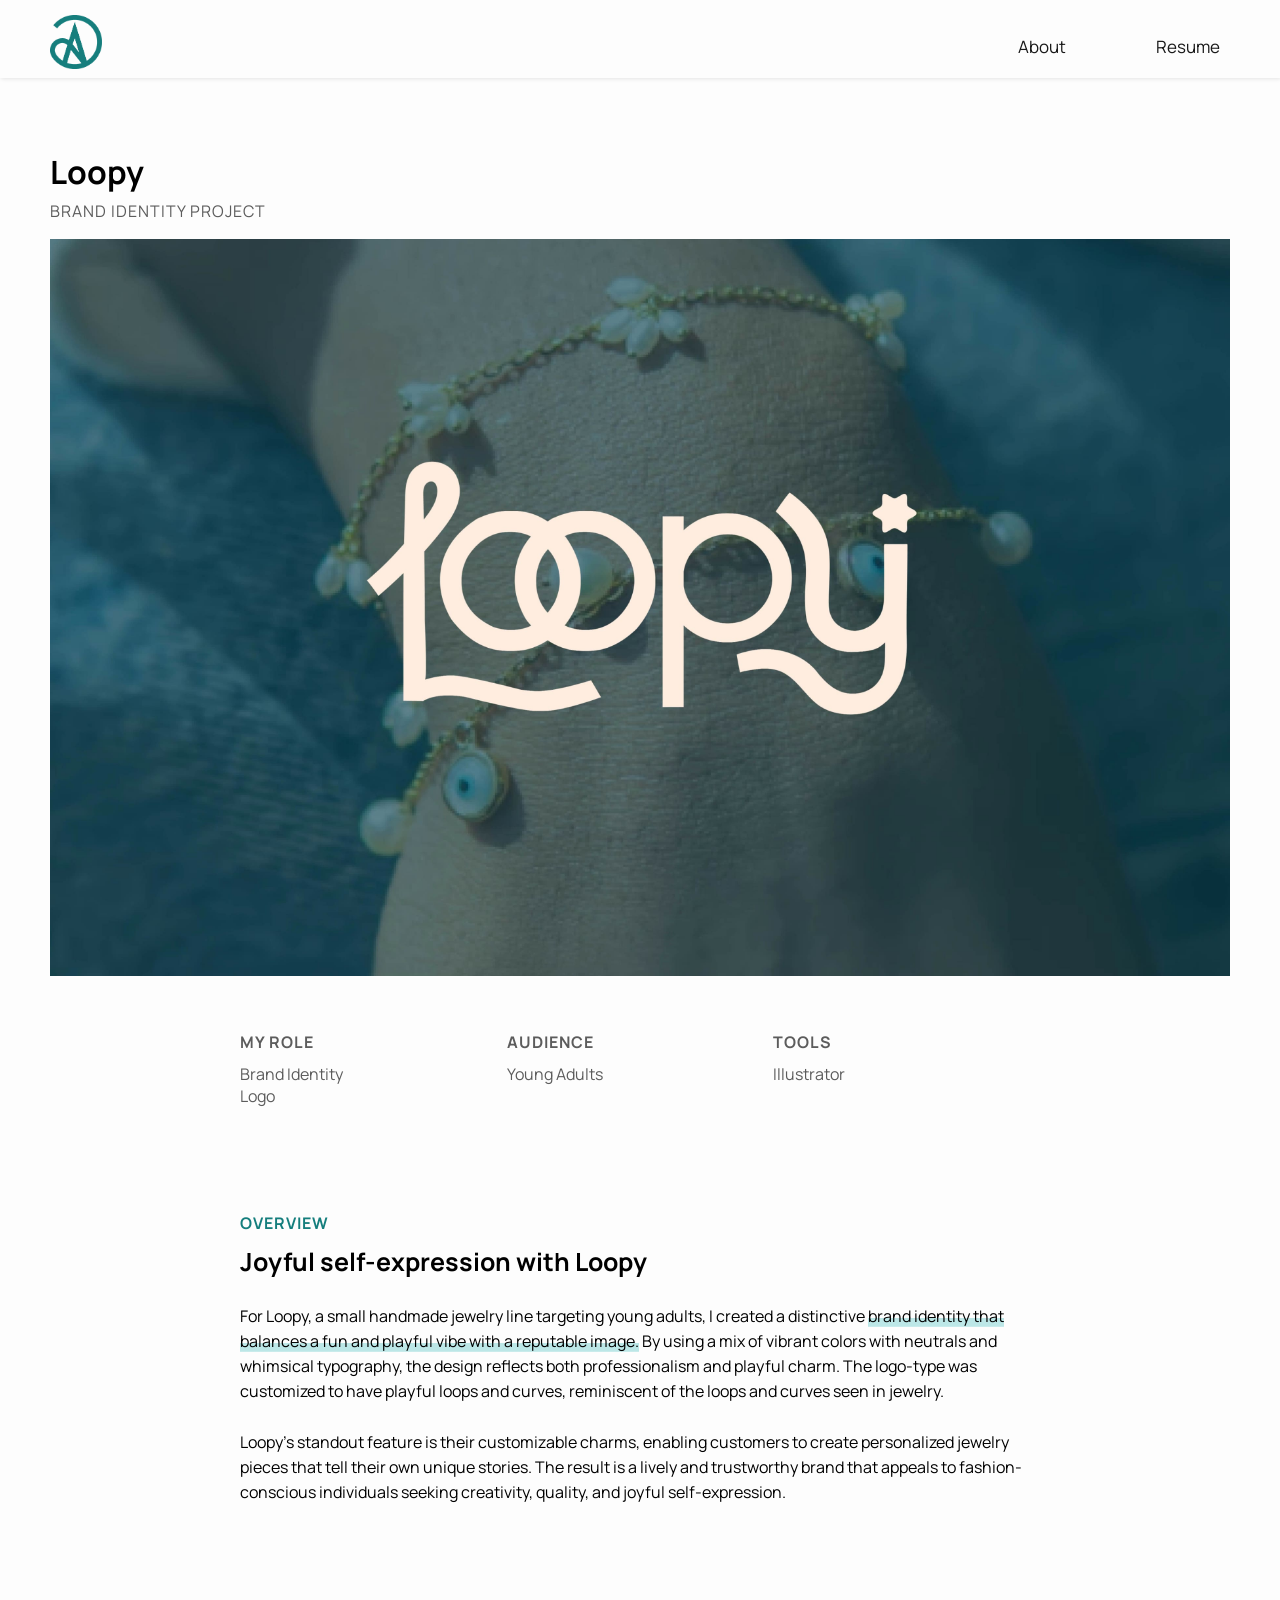
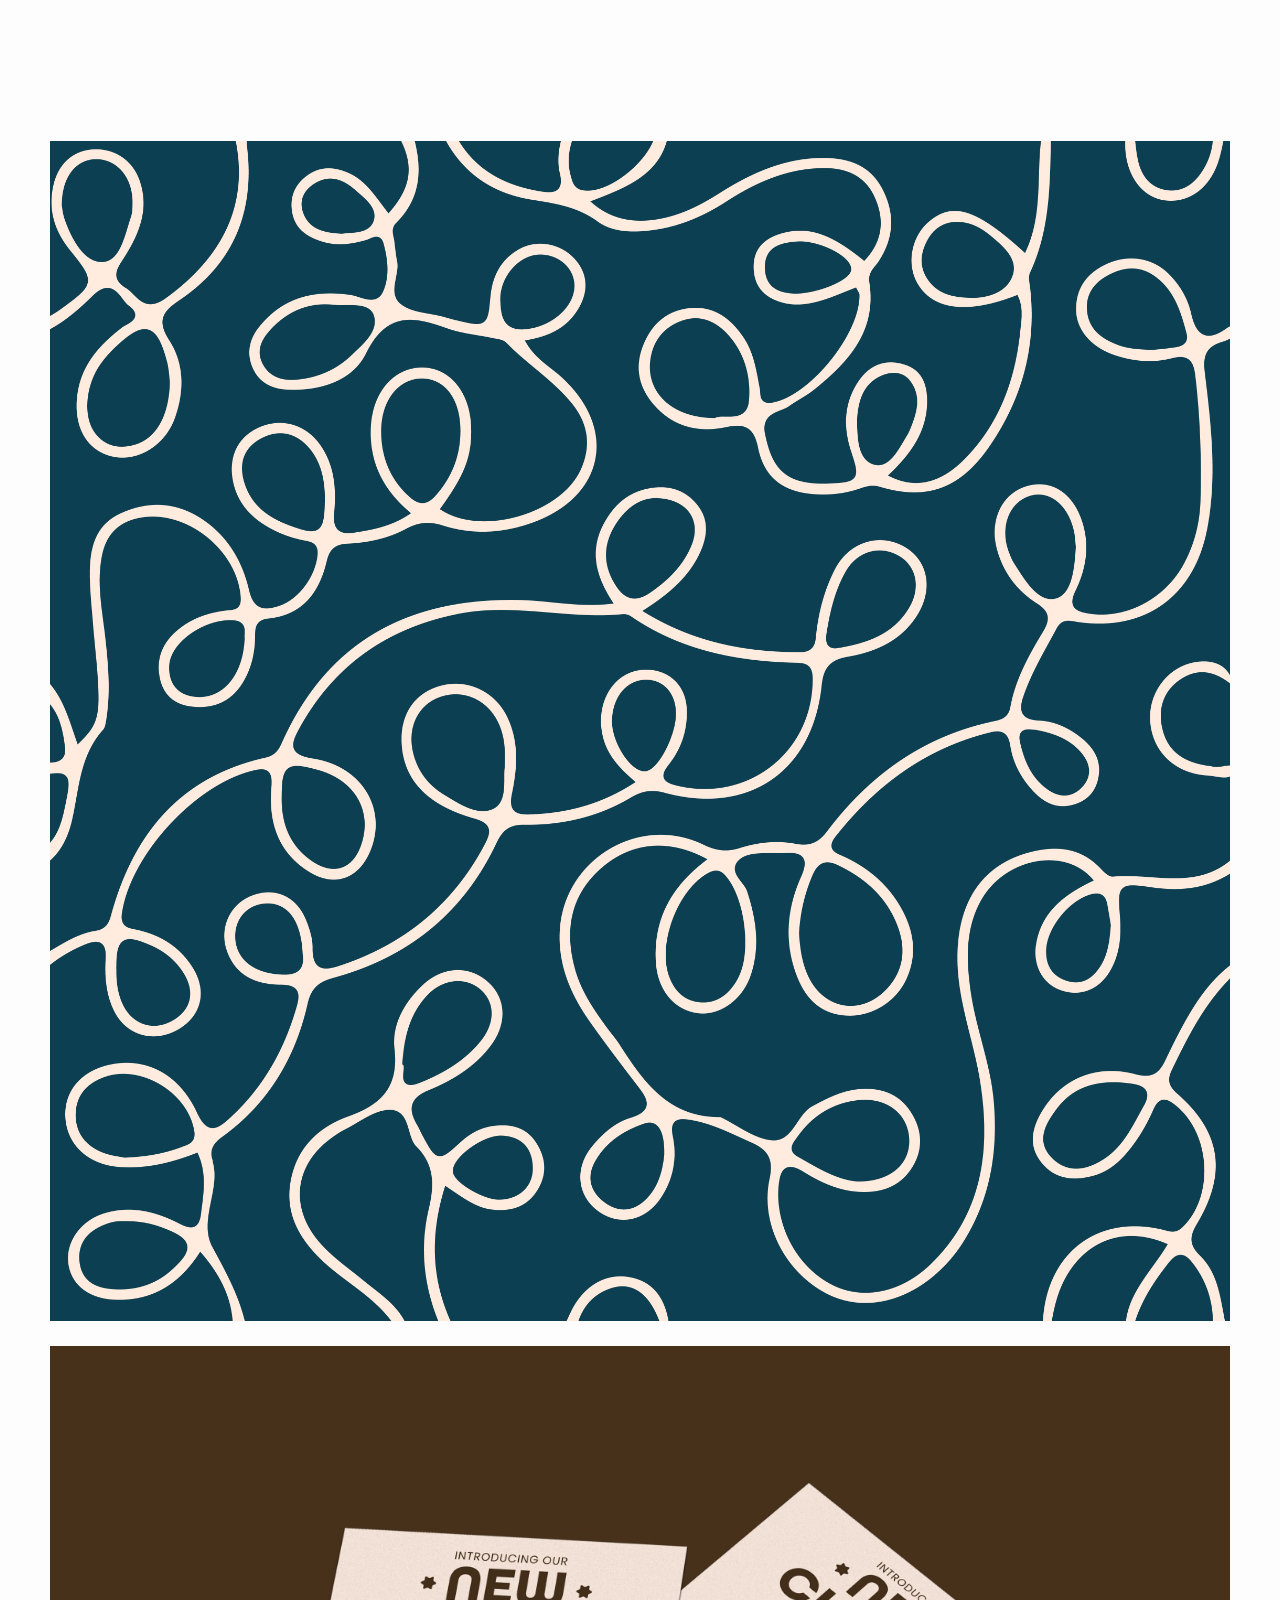
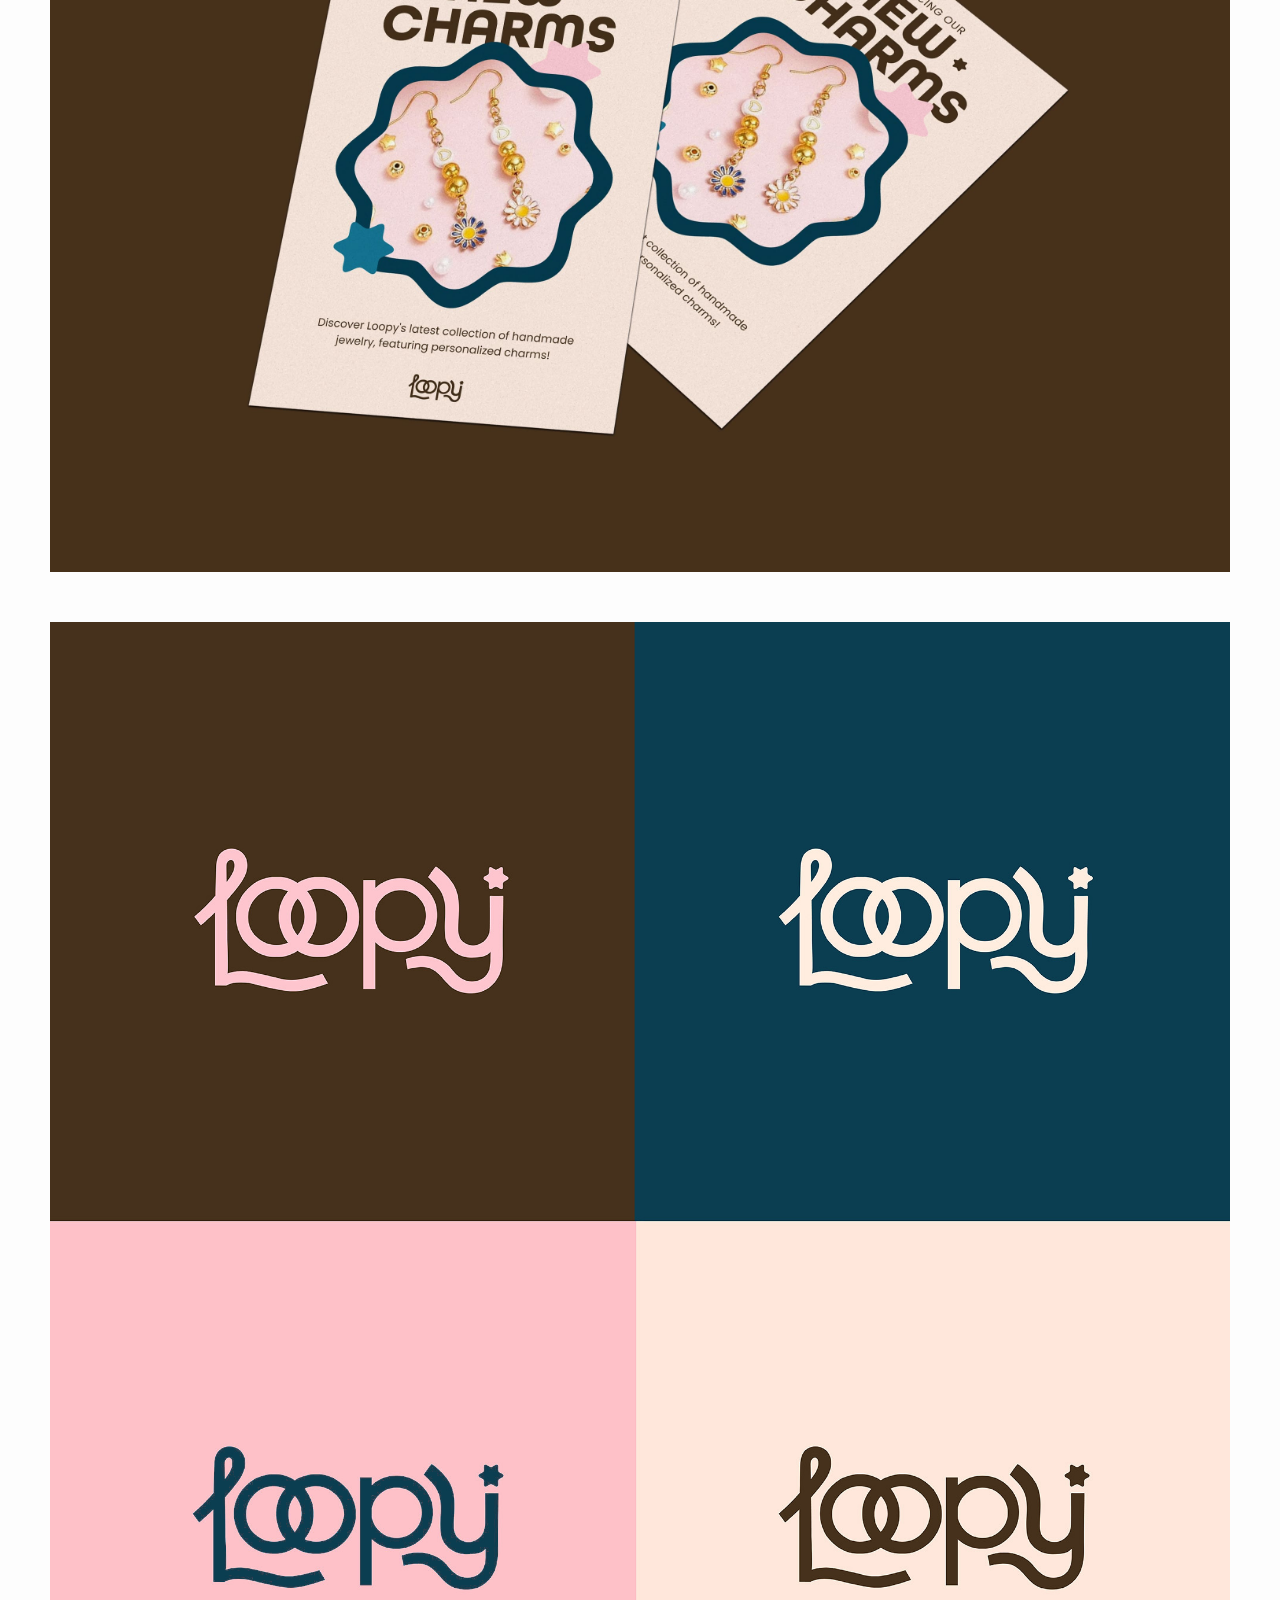
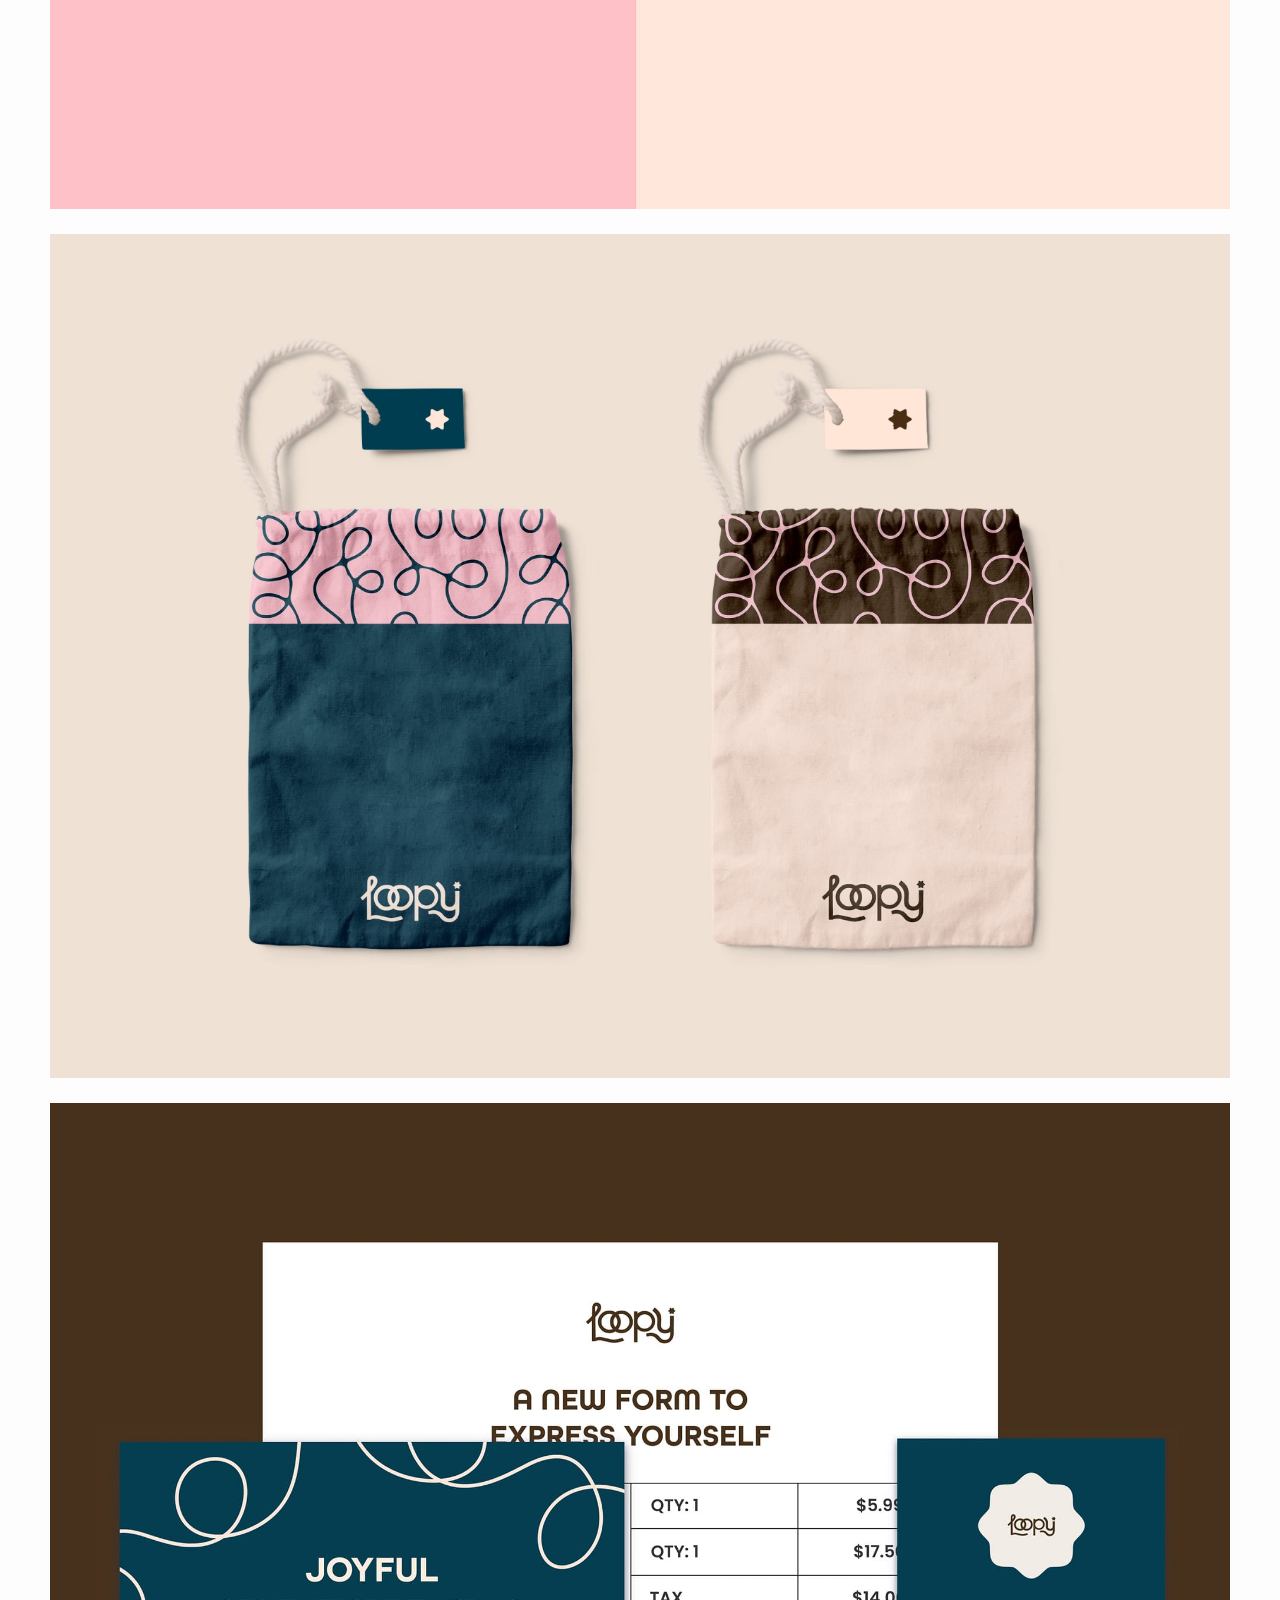
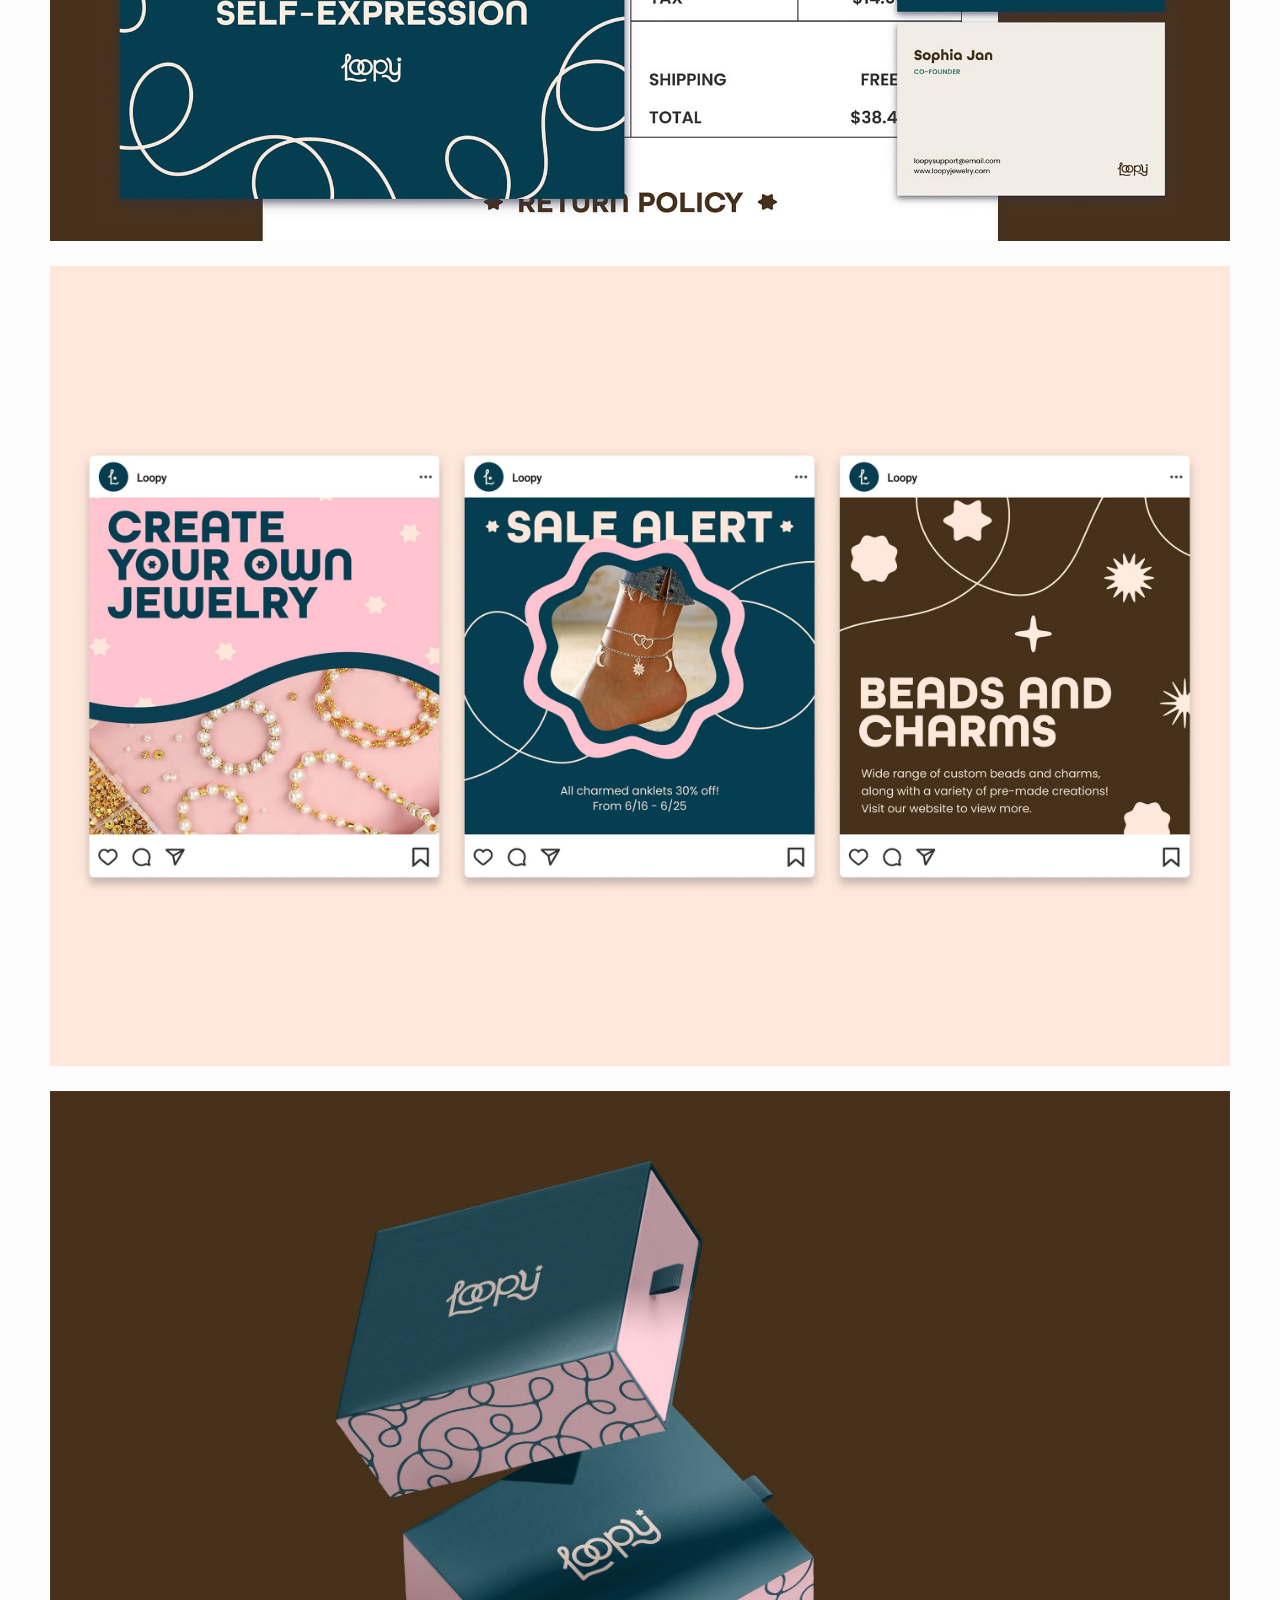
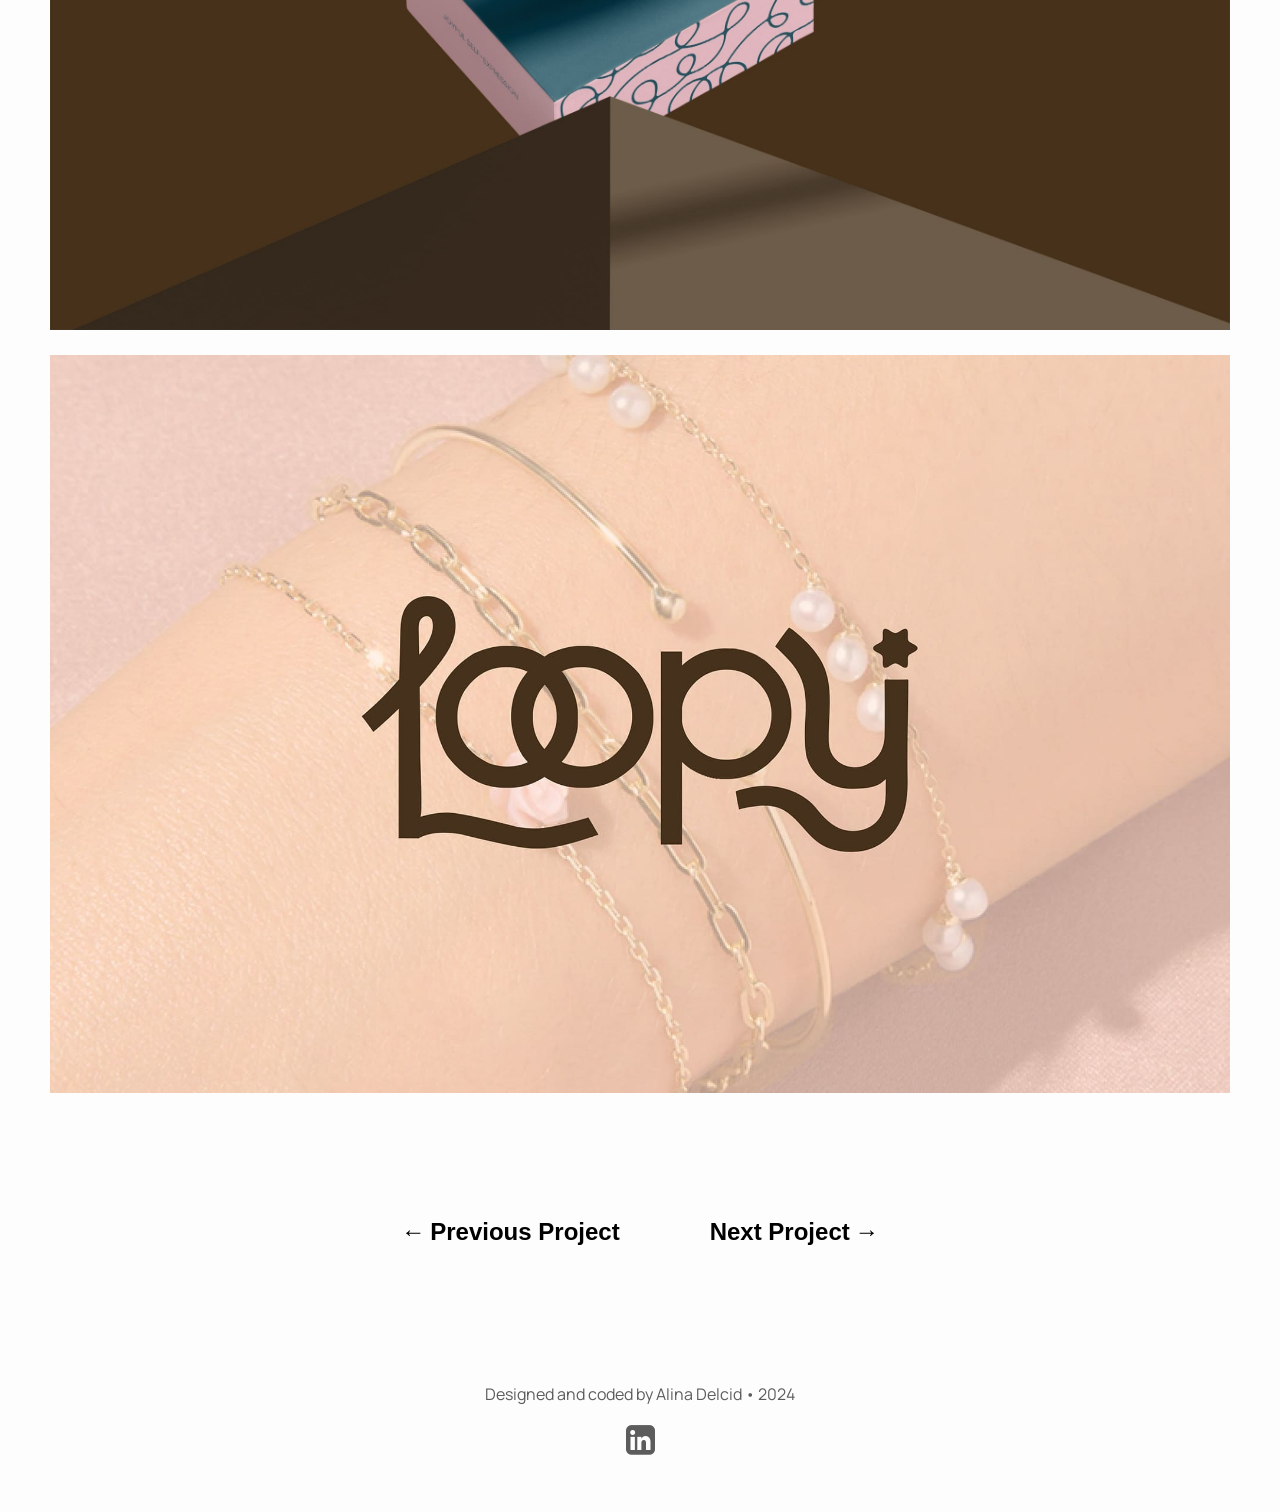
<file: projects/loopy.html>
<!DOCTYPE html>
<html lang="en">
<head>
    <meta charset="UTF-8">
    <meta name="viewport" content="width=device-width, initial-scale=1.0">
    <link rel="preconnect" href="https://fonts.googleapis.com">
    <link rel="preconnect" href="https://fonts.gstatic.com" crossorigin>
    <link href="https://fonts.googleapis.com/css2?family=Manrope:wght@200..800&family=Space+Grotesk:wght@300..700&display=swap" rel="stylesheet">
    <link rel="stylesheet" type="text/css" href="../stylesheet.css"> 
    <title>Loopy</title>
    <link rel="icon" type="image/x-icon" href="../images/favicon.png">
    <link rel="stylesheet" href="https://cdnjs.cloudflare.com/ajax/libs/font-awesome/4.7.0/css/font-awesome.min.css">    
    <script src="https://code.jquery.com/jquery-3.6.0.min.js"></script>
    
 
</head>
<body>
          <nav id="navbar">
      <a href="../index.html" id="navbar-logo"><img src="../images/logo.png" width="52px"></a>
      <input class="menu-btn" type="checkbox" id="menu-btn" />
      <label class="menu-icon" for="menu-btn"><span class="navicon"></span></label>
      <ul class="menu">
        <li><a href="../about.html">About</a></li>
        <li><a href="../images/Alina_Delcid_Resume_2024.pdf" target="_blank">Resume</a></li>
      </ul>
    </nav>
    
    
    
   <!-- <div id="cursor" class="cursor"></div> Creates cursor for cursor effect JS
    <nav id="navbar">
        <a href="index.html" id="navbar-logo"><img src="images/logo.png" width="55px"></a>
            <a href="about.html" class="navlink">About</a>
            <a href="images/MyResume.pdf" class="navlink" target="_blank">Resume</a>
    </nav>-->
    
    
<div class="body-wrapper-fade">
    <div class="body-wrapper">
    <div class="top-page-text">
        <h1>Loopy</h1>
        <h4>BRAND IDENTITY PROJECT</h4>
    </div>

        
    <div class="image">
        <img src="../images/loopy_thumb.jpg" alt="Loopy Logo">
    </div>
            
        
        
        <div class="detailsBlock">
        <div class="detail-row">
        <div class="detail-column">
            <div class="detail-content">
                <div class="detail-headline">MY ROLE</div>
                <div class="detail-subtitle">Brand Identity<br>Logo</div>
            </div>
        </div>
          <div class="detail-column">
            <div class="detail-content">
                <div class="detail-headline">AUDIENCE</div>
                <div class="detail-subtitle">Young Adults</div>
            </div>
        </div>    
        <div class="detail-column" id="third-detail-column">
            <div class="detail-content">
                <div class="detail-headline">TOOLS</div>
                <div class="detail-subtitle">Illustrator</div>
            </div>
        </div>
    </div>
        </div>
        
        
    <div class="content-wrapper">   
        <div class="introTextBlock">
        <h4 class="body-label">OVERVIEW</h4>
        <h1 class="body-h1">Joyful self-expression with Loopy</h1>    
        <p>
        For Loopy, a small handmade jewelry line targeting young adults, I created a distinctive <mark>brand identity that balances a fun and playful vibe with a reputable image.</mark> By using a mix of vibrant colors with neutrals and whimsical typography, the design reflects both professionalism and playful charm. The logo-type was customized to have playful loops and curves, reminiscent of the loops and curves seen in jewelry. 
            
            <br class="body-br"> <br class="body-br">Loopy's standout feature is their customizable charms, enabling customers to create personalized jewelry pieces that tell their own unique stories. The result is a lively and trustworthy brand that appeals to fashion-conscious individuals seeking creativity, quality, and joyful self-expression.    
            
        </div>
        
        
        
          <div class="body-image">                
            
        </div> 


        <div class="body-image"> 
                    
        <!--<img class="lazy" data-src="../images/loopy_posters2_jpg" src="../images/loopy_posters2.jpg" alt="Loopy Posters">   
            
        <img class="lazy" data-src="../images/loopy_box1.jpg" src="../images/loopy_box1.jpg" alt="Jewelry Boxes">  -->

            
            <div class="inner-body-image-2col" style="margin-bottom: 25px">
            <div class="image" >
            <img src="../images/loopy_pattern.png" alt="Loopy Patterning" >   
            </div>
            <div class="image">
            <img src="../images/loopy_posters.jpg" alt="Loopy Posters" >   
            </div>
            </div>
            
        <img class="lazy" data-src="../images/loopy_allcolored.jpg" src="../images/loopy_allcolored.jpg" alt="Colored Logos">         

            

                
            
            
        <img class="lazy" data-src="../images/loopy_twobags1.jpg" src="../images/loopy_twobags1.jpg" alt="Jewelry Bags">
        <img class="lazy" data-src="../images/loopy_stationary.jpg" src="../images/loopy_stationary.jpg" alt="Loopy Mini Stationary Set">
        <img class="lazy" data-src="../images/loopy_instaposts.jpg" src="../images/loopy_instaposts.jpg" alt="Loopy Instagram Posts">    

        
            
           <div class="inner-body-image-2col" style="margin-bottom: 25px">
            <div class="image" >
            <img src="../images/loopy_box2.jpg" alt="Loopy Boxes" >    
            </div>
            <div class="image">
            <img src="../images/loopy_logo.jpg" alt="Loopy Logo" >   
            </div>
            </div>    
            
            
    
        </div> 
         
    

        <div class="pagination">
            <button id="prevProject">
                <h1><span>&larr;</span> Previous Project</h1>
            </button>
            <button id="nextProject">
                <h1>Next Project <span>&rarr;</span></h1>
            </button>
        </div>

        
        </div>
</div>    
</div>    
<footer id="footer">
    <p>Designed and coded by Alina Delcid • 2024</p>
    <a href="https://www.linkedin.com/in/alinadelcid/" target="_blank"><i class="fa fa-linkedin-square" style="font-size:34px"></i></a>
</footer>
    
    
    
    <script src="../script.js"></script>
</body>
</html>
</file>
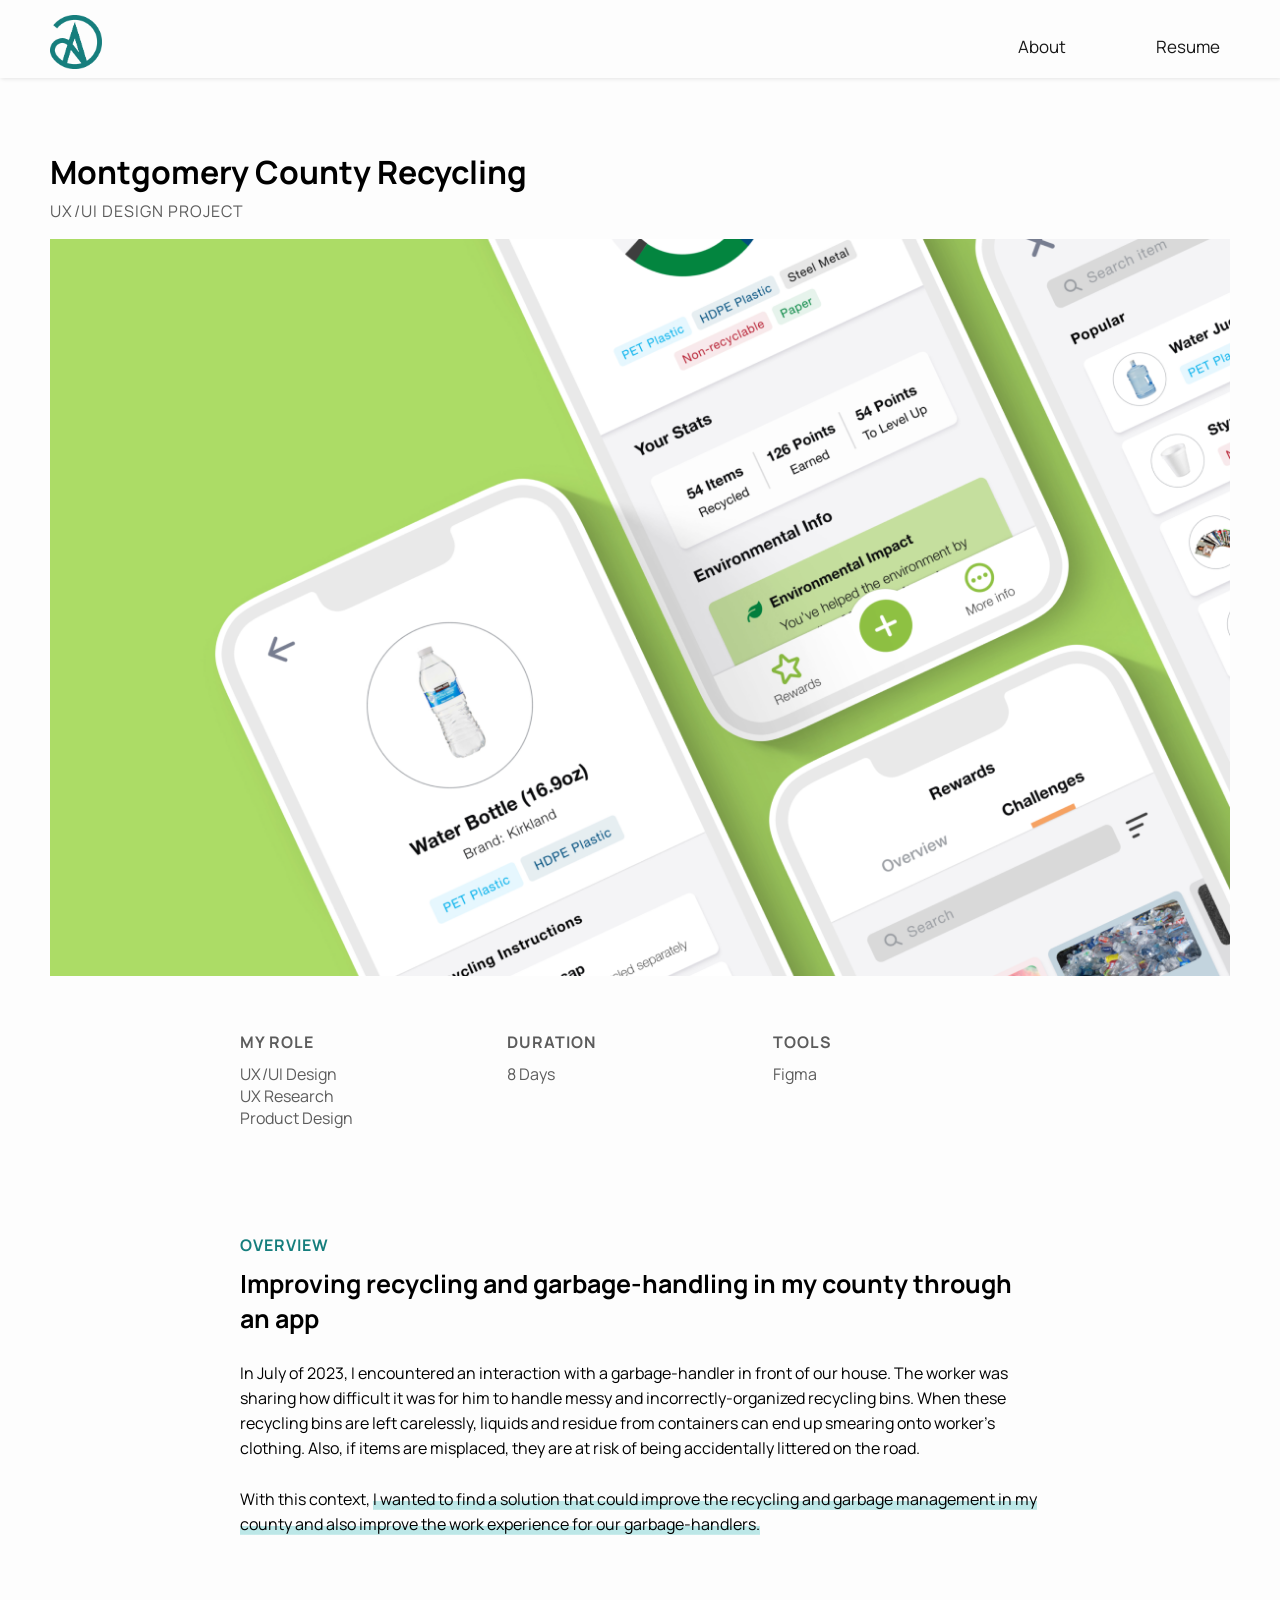
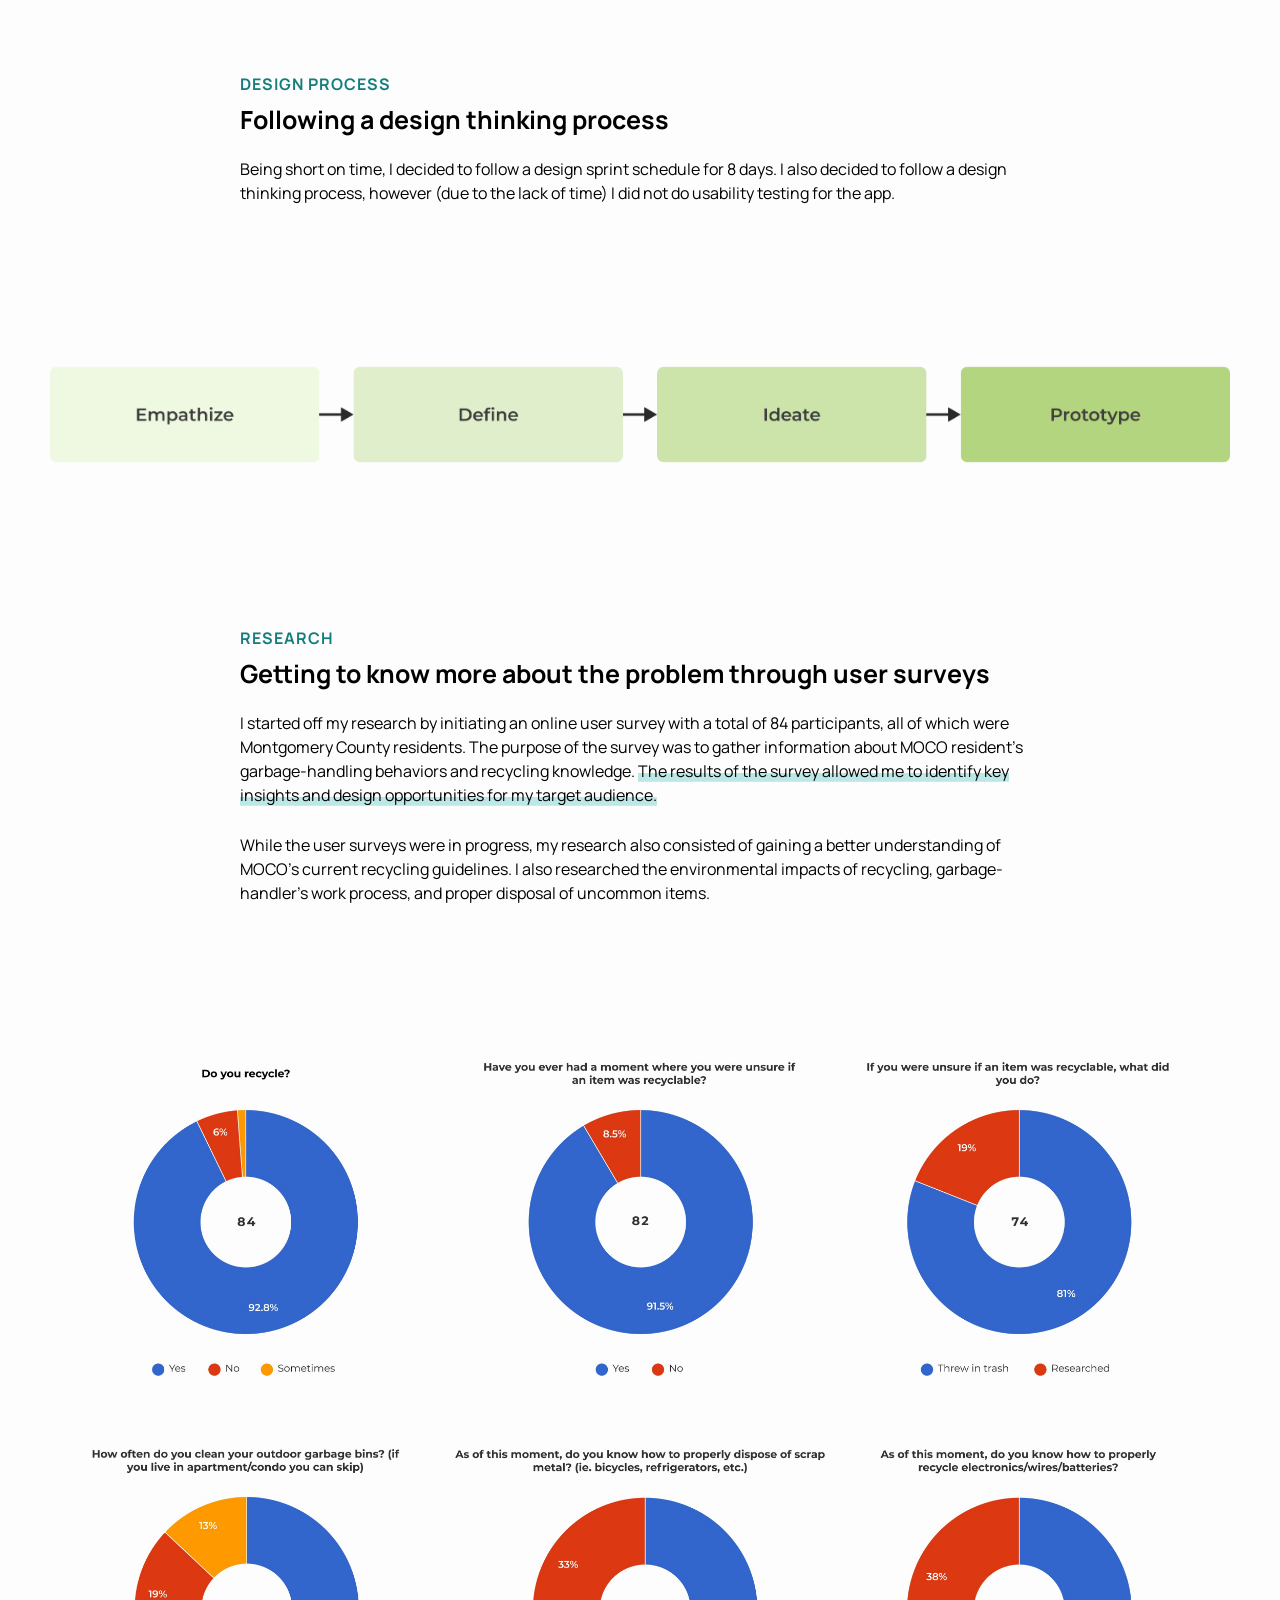
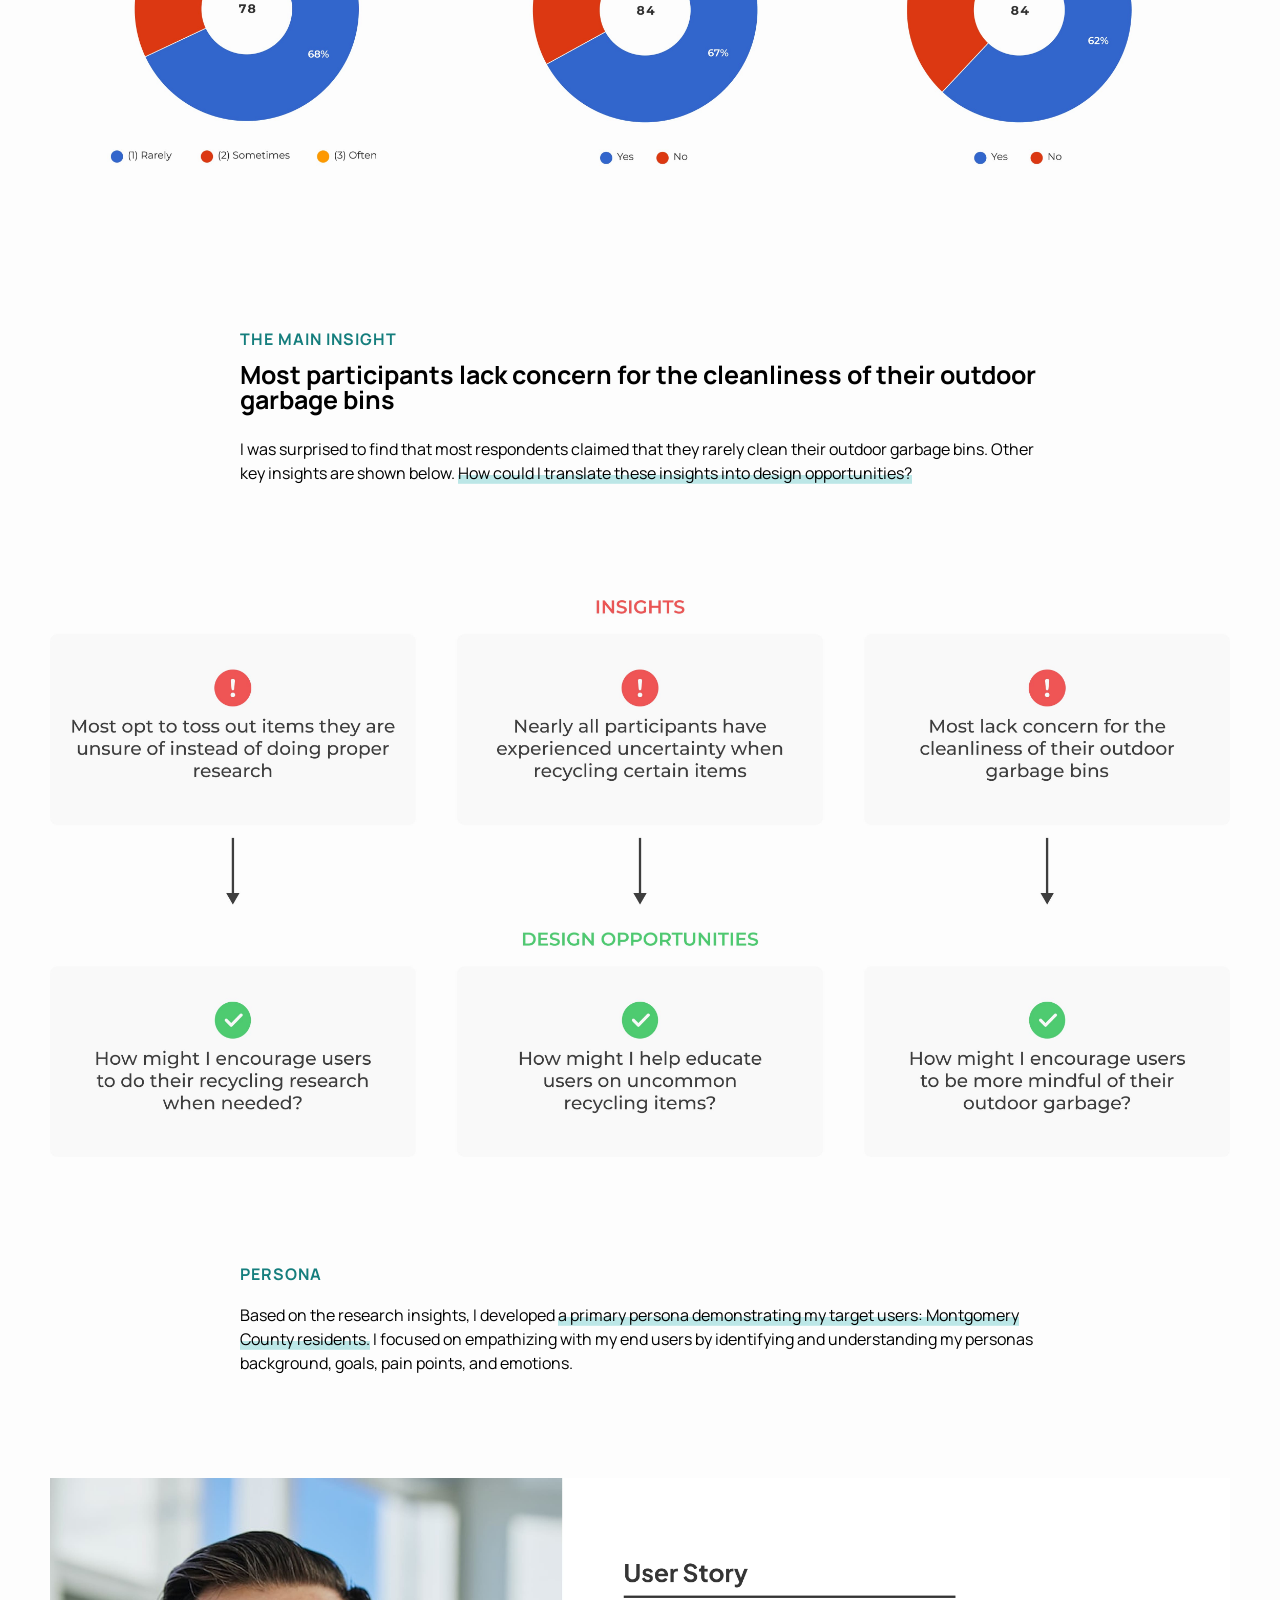
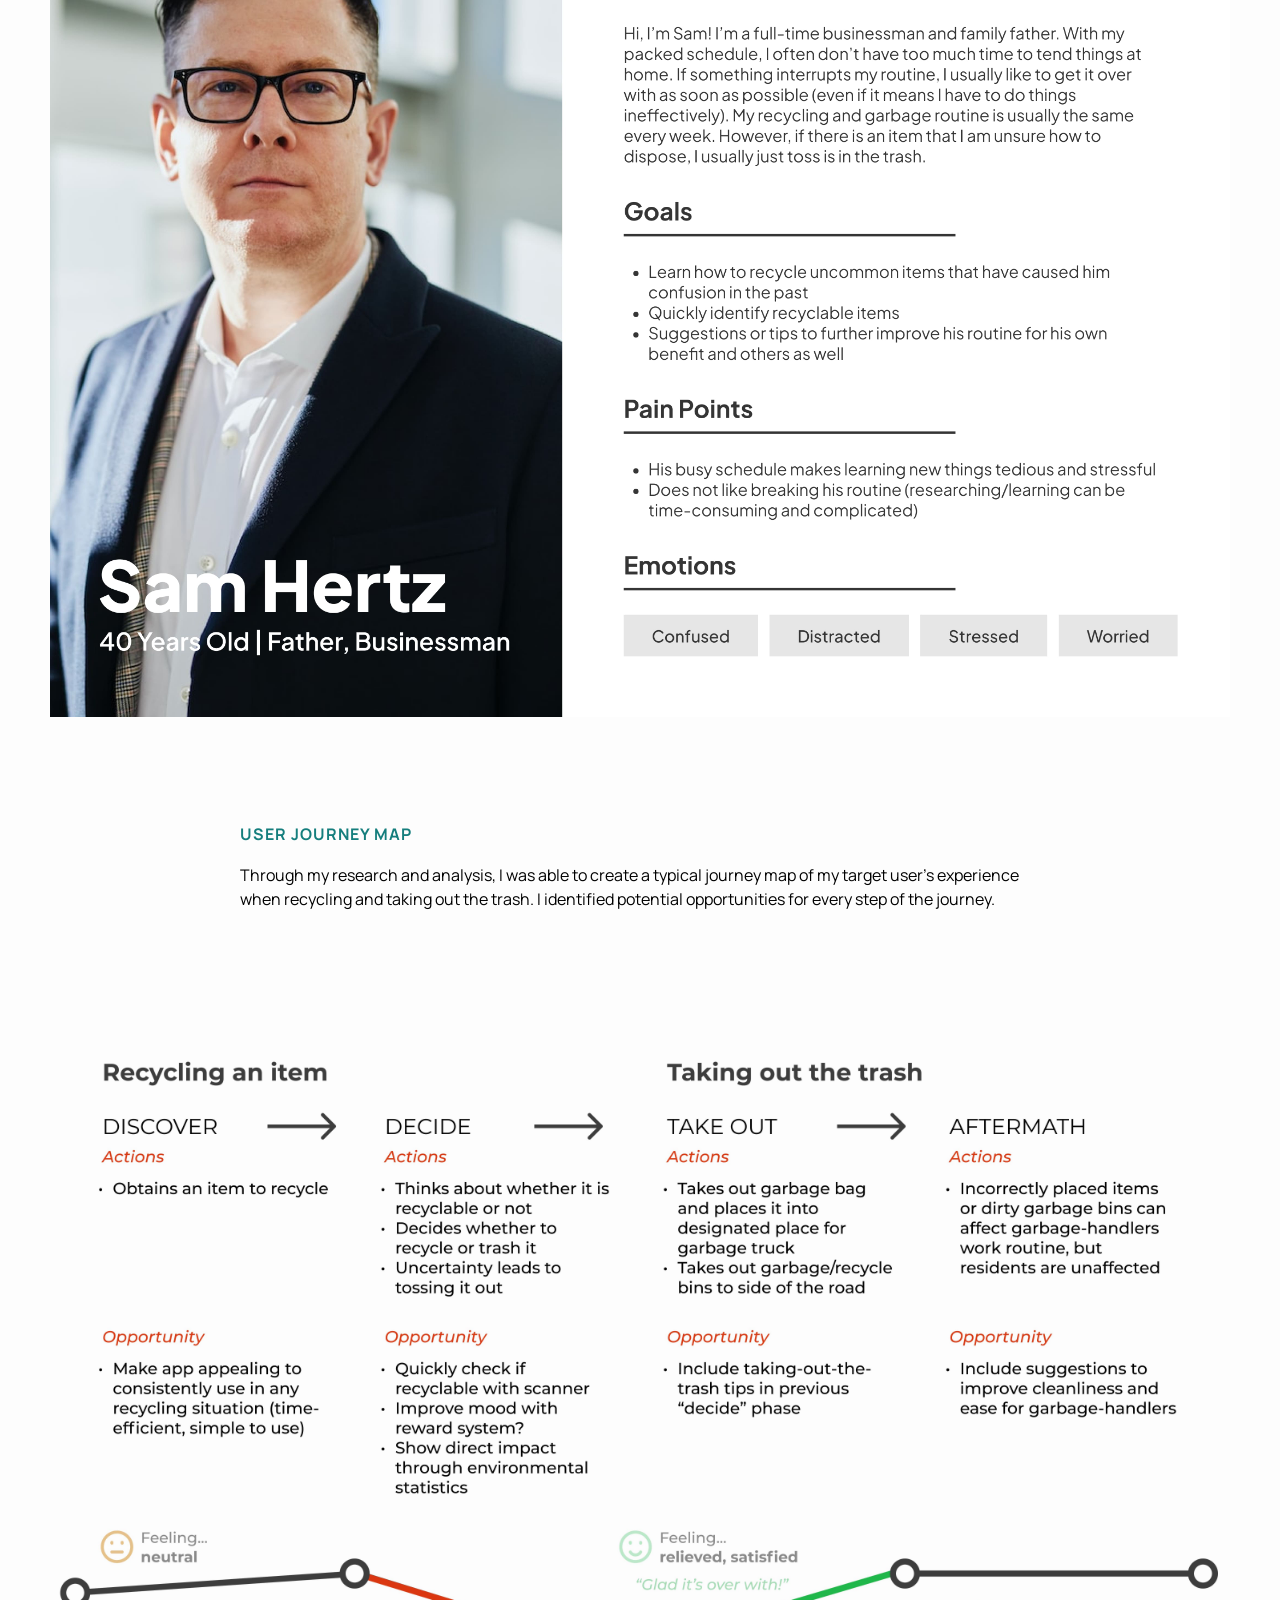
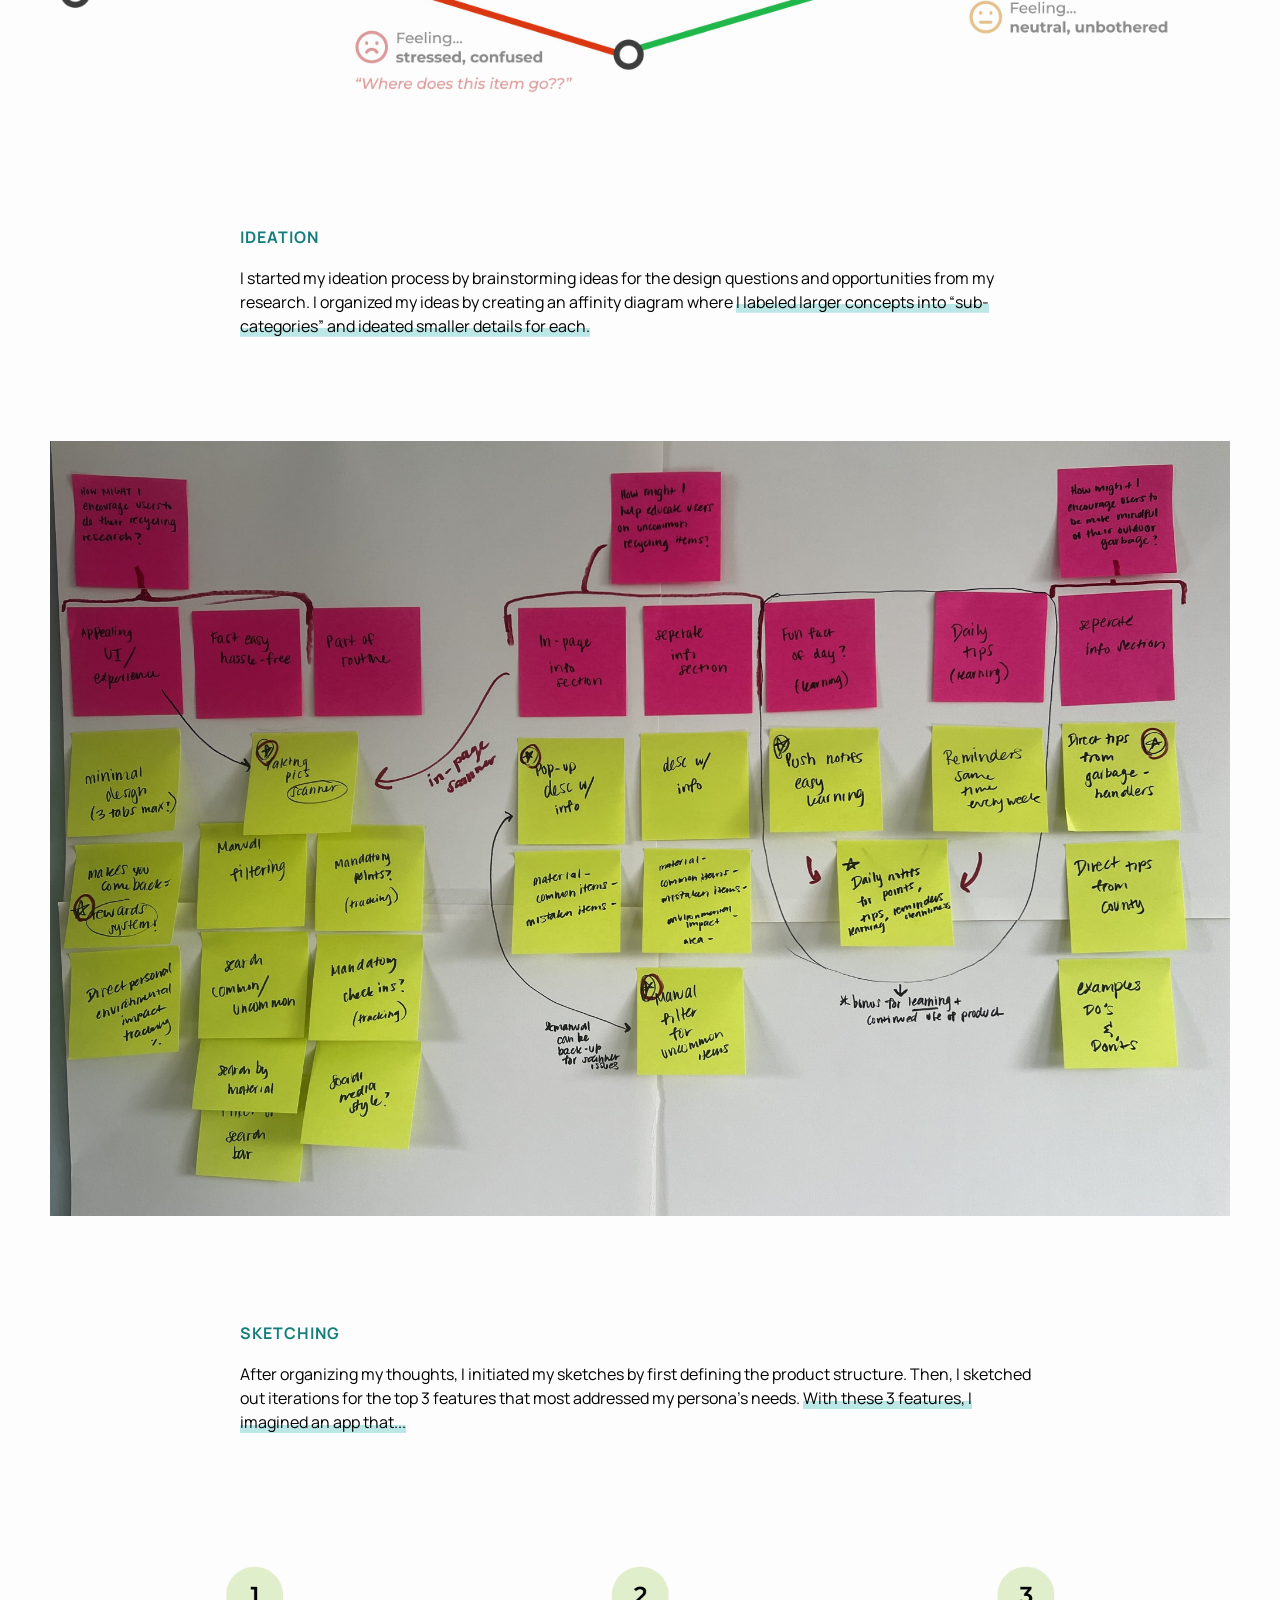
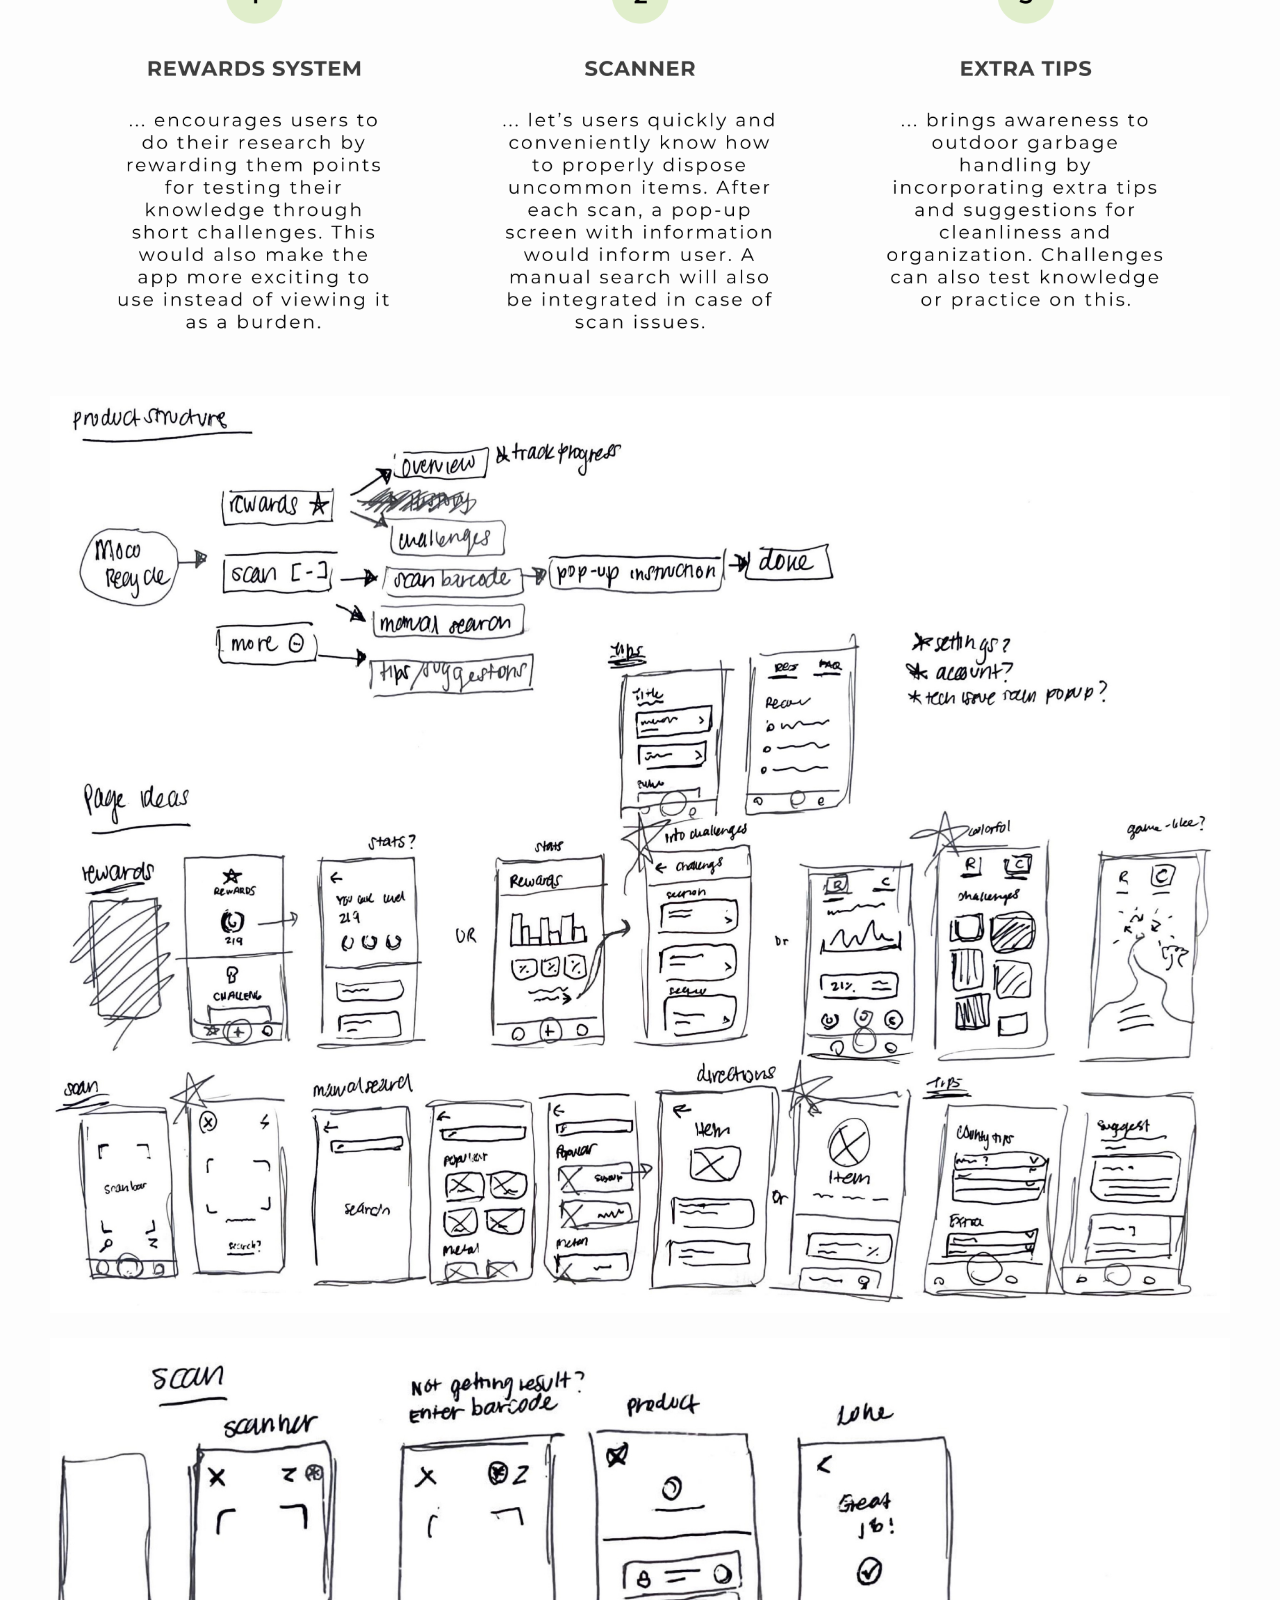
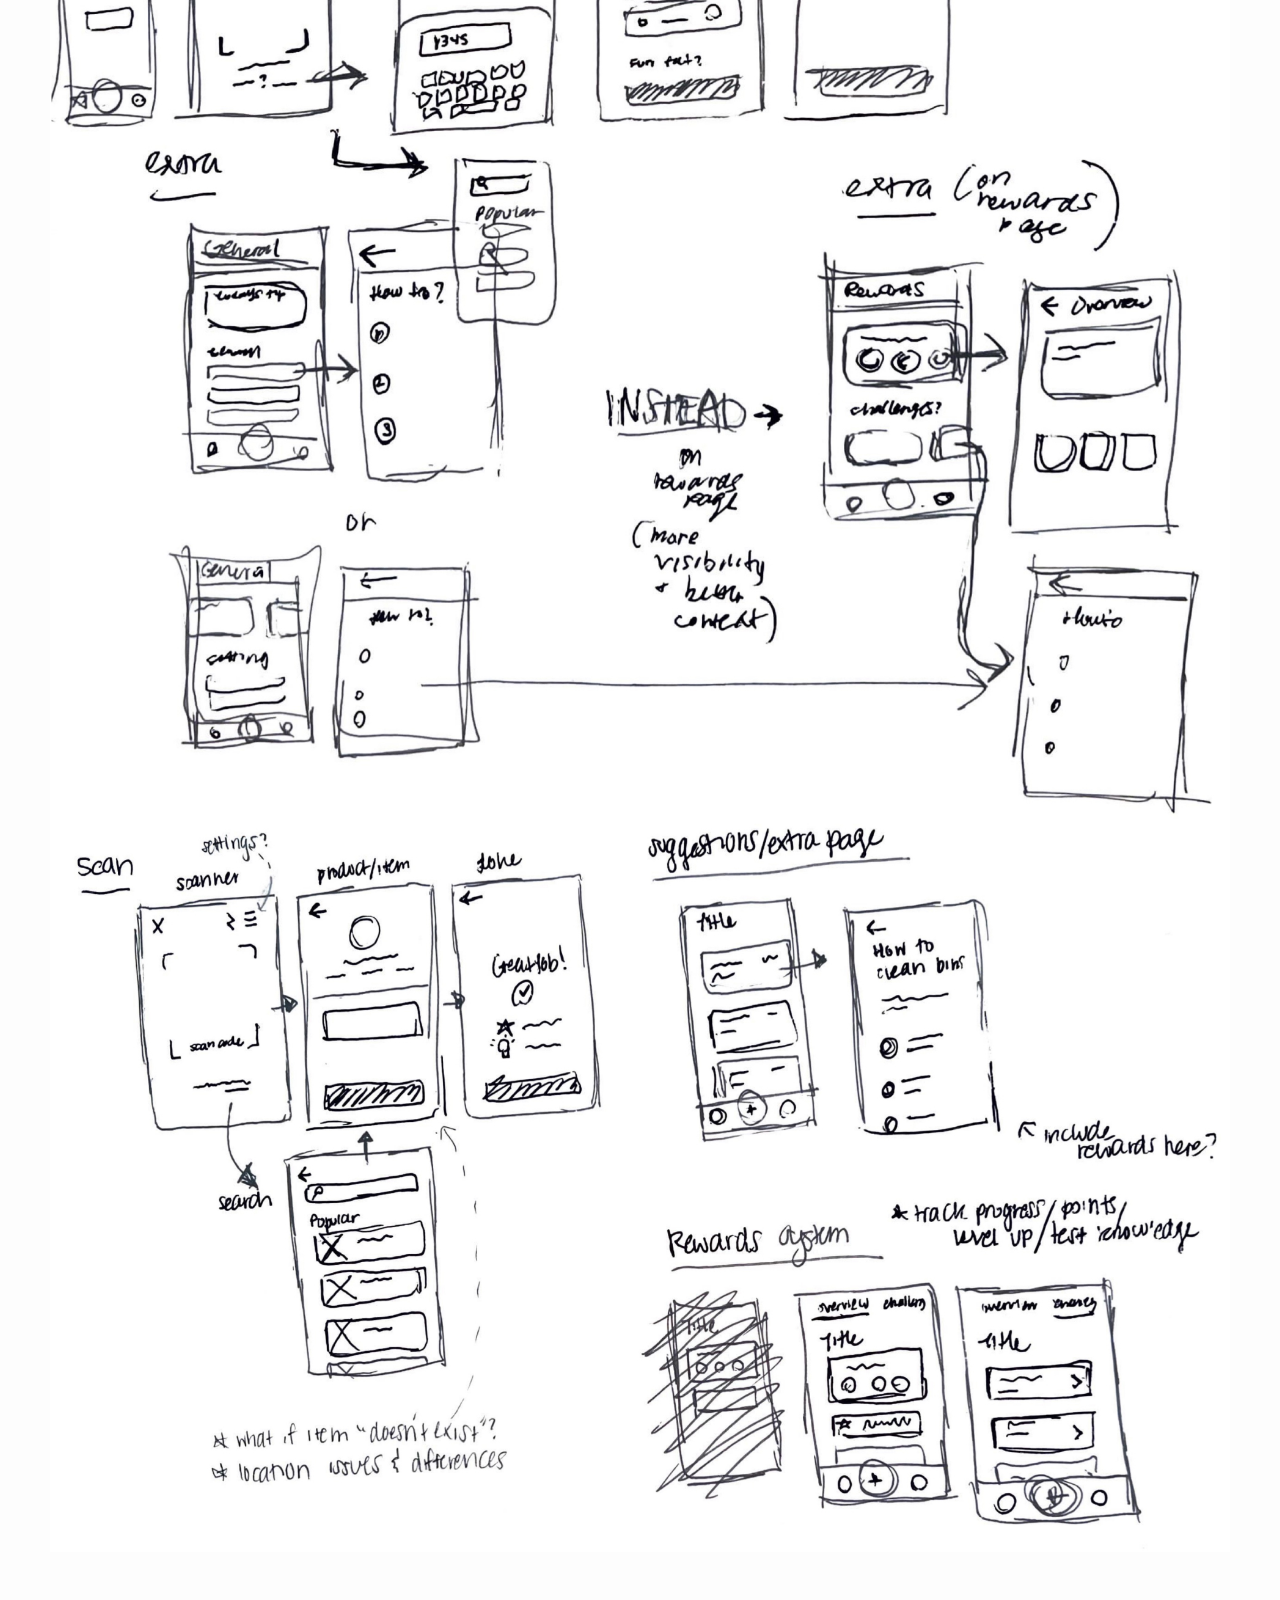
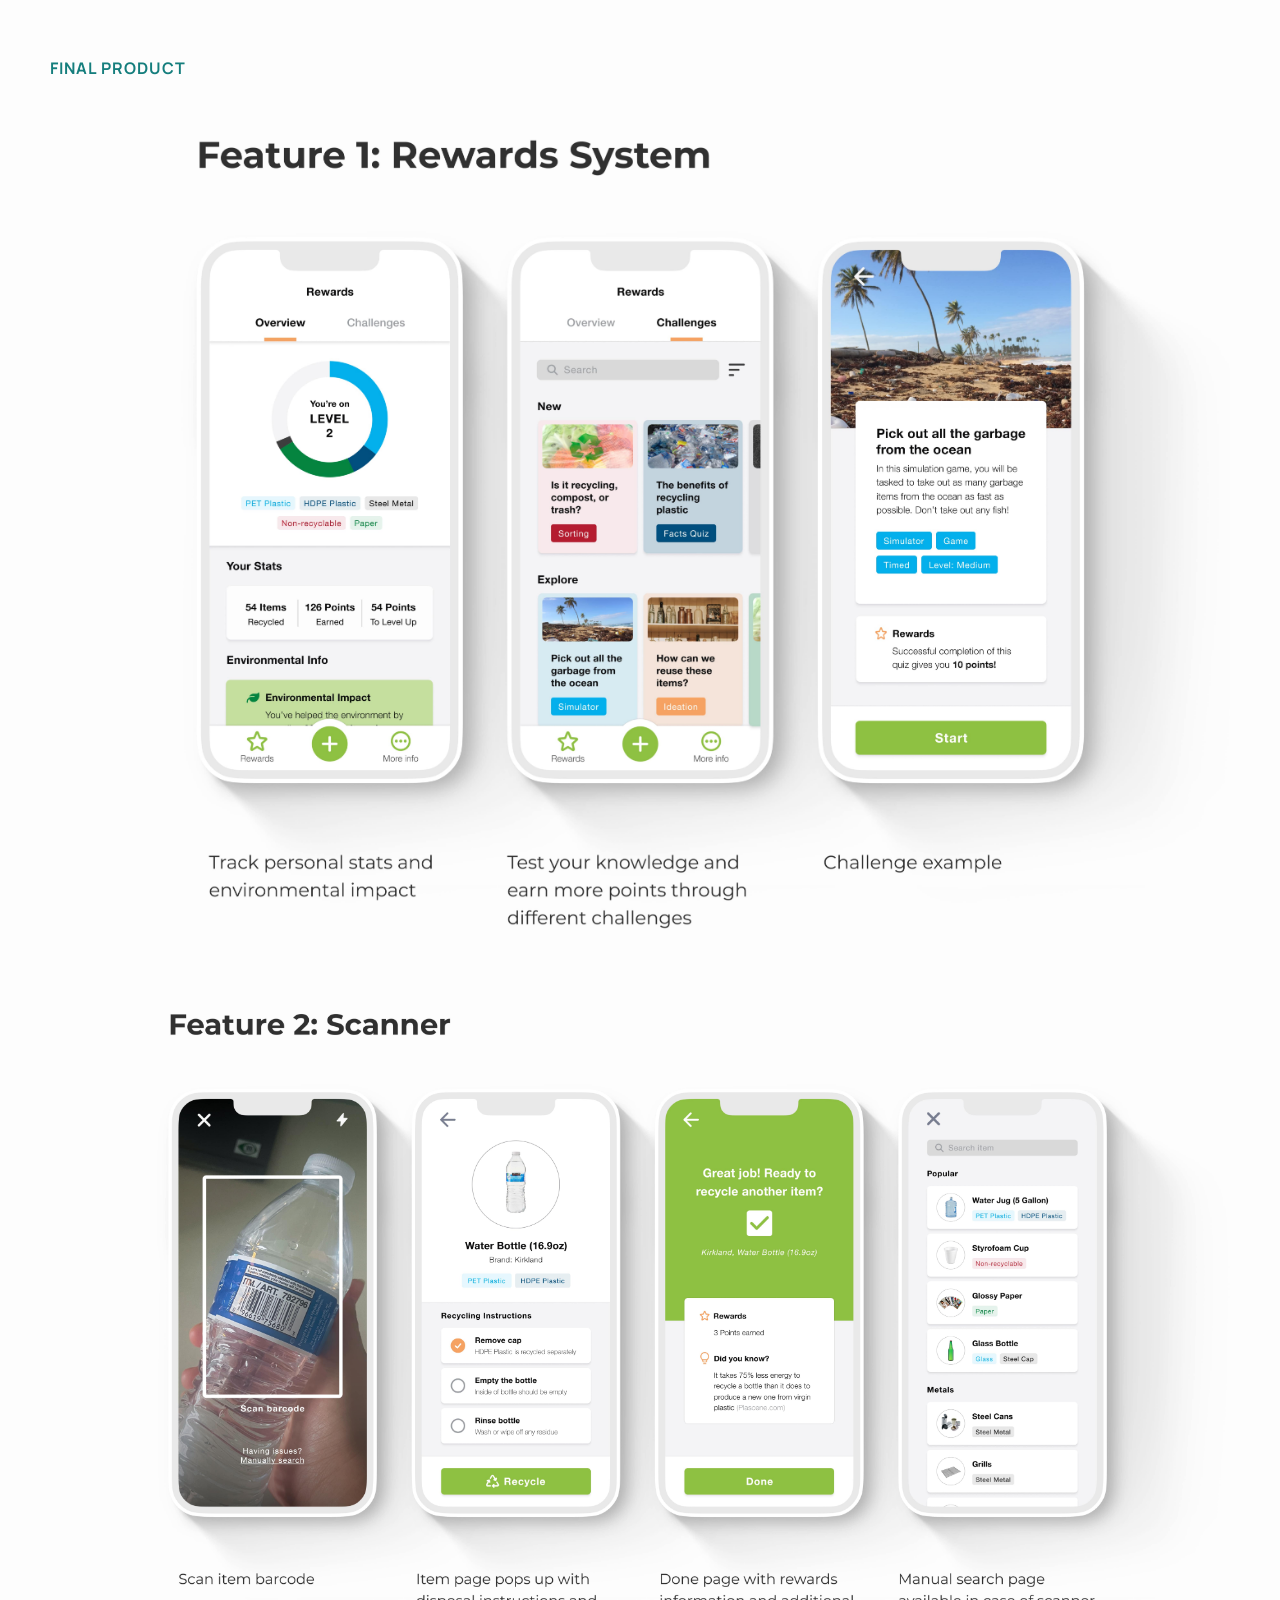
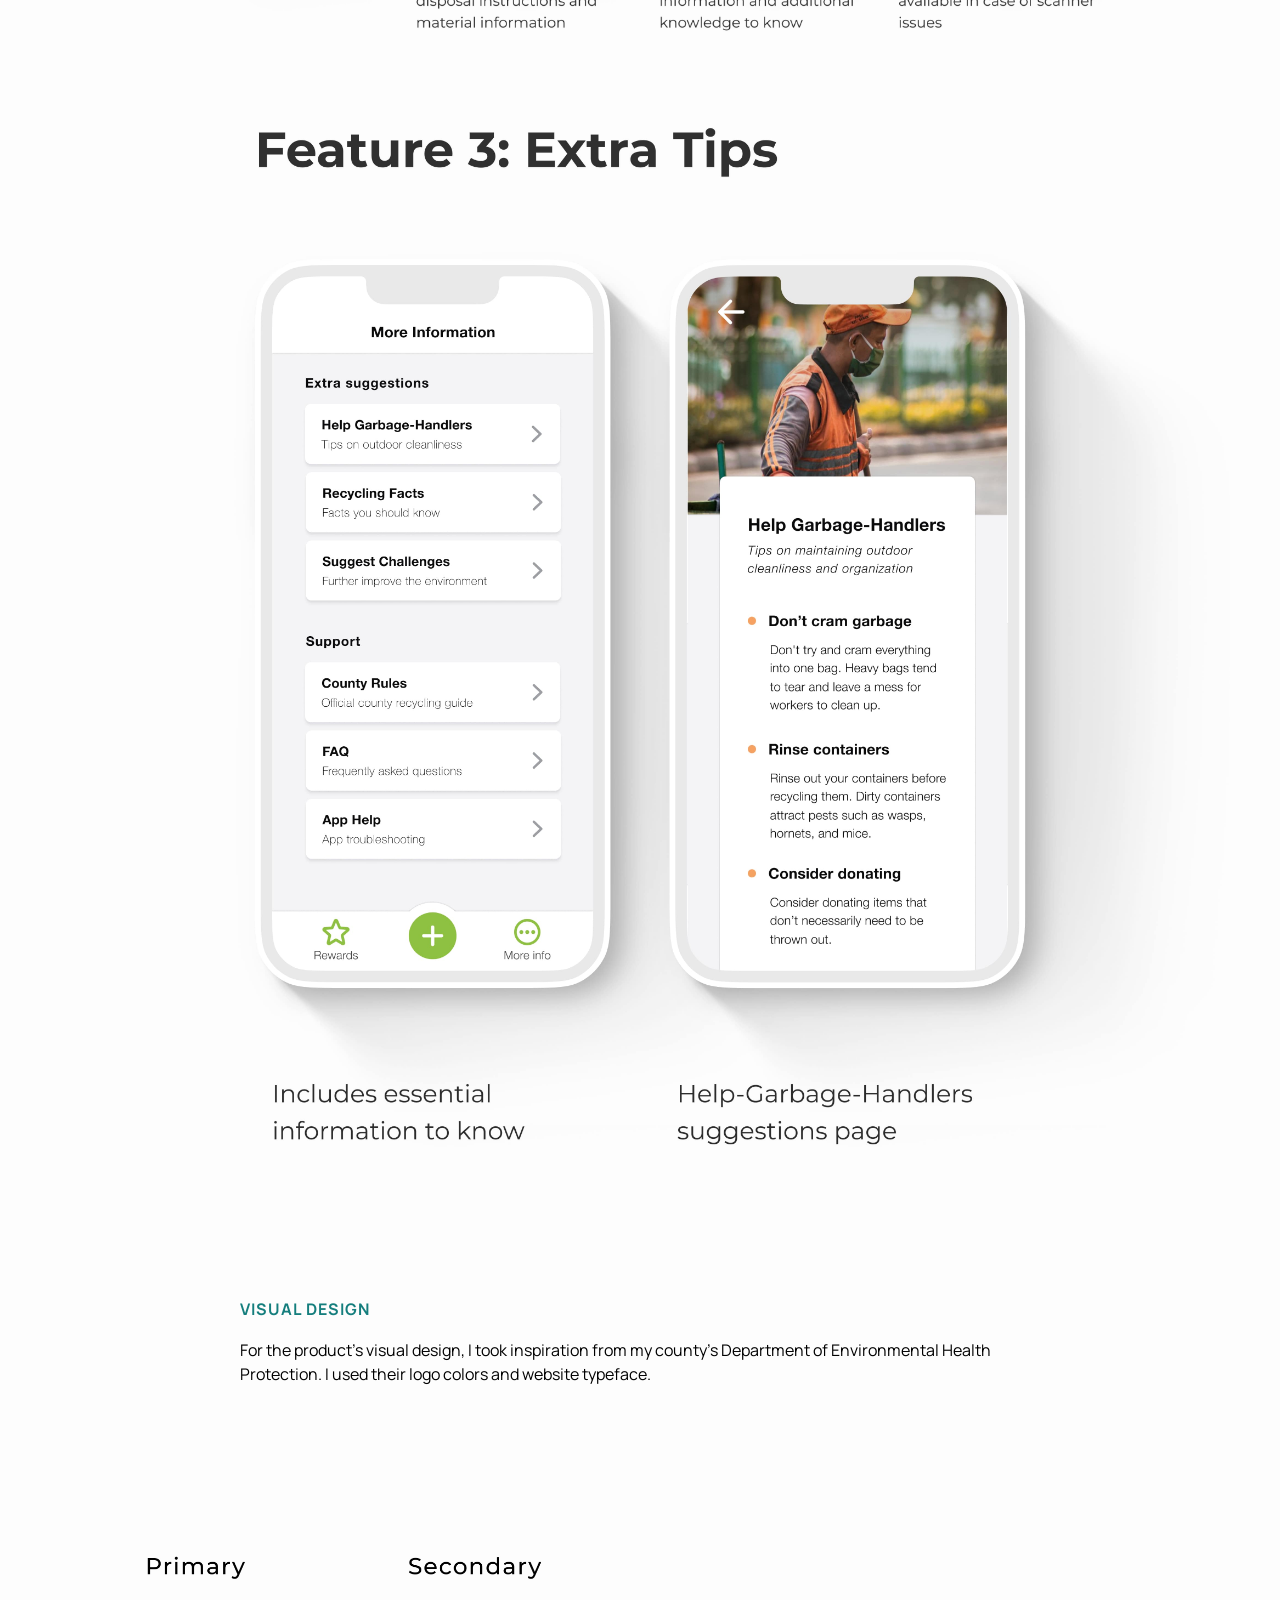
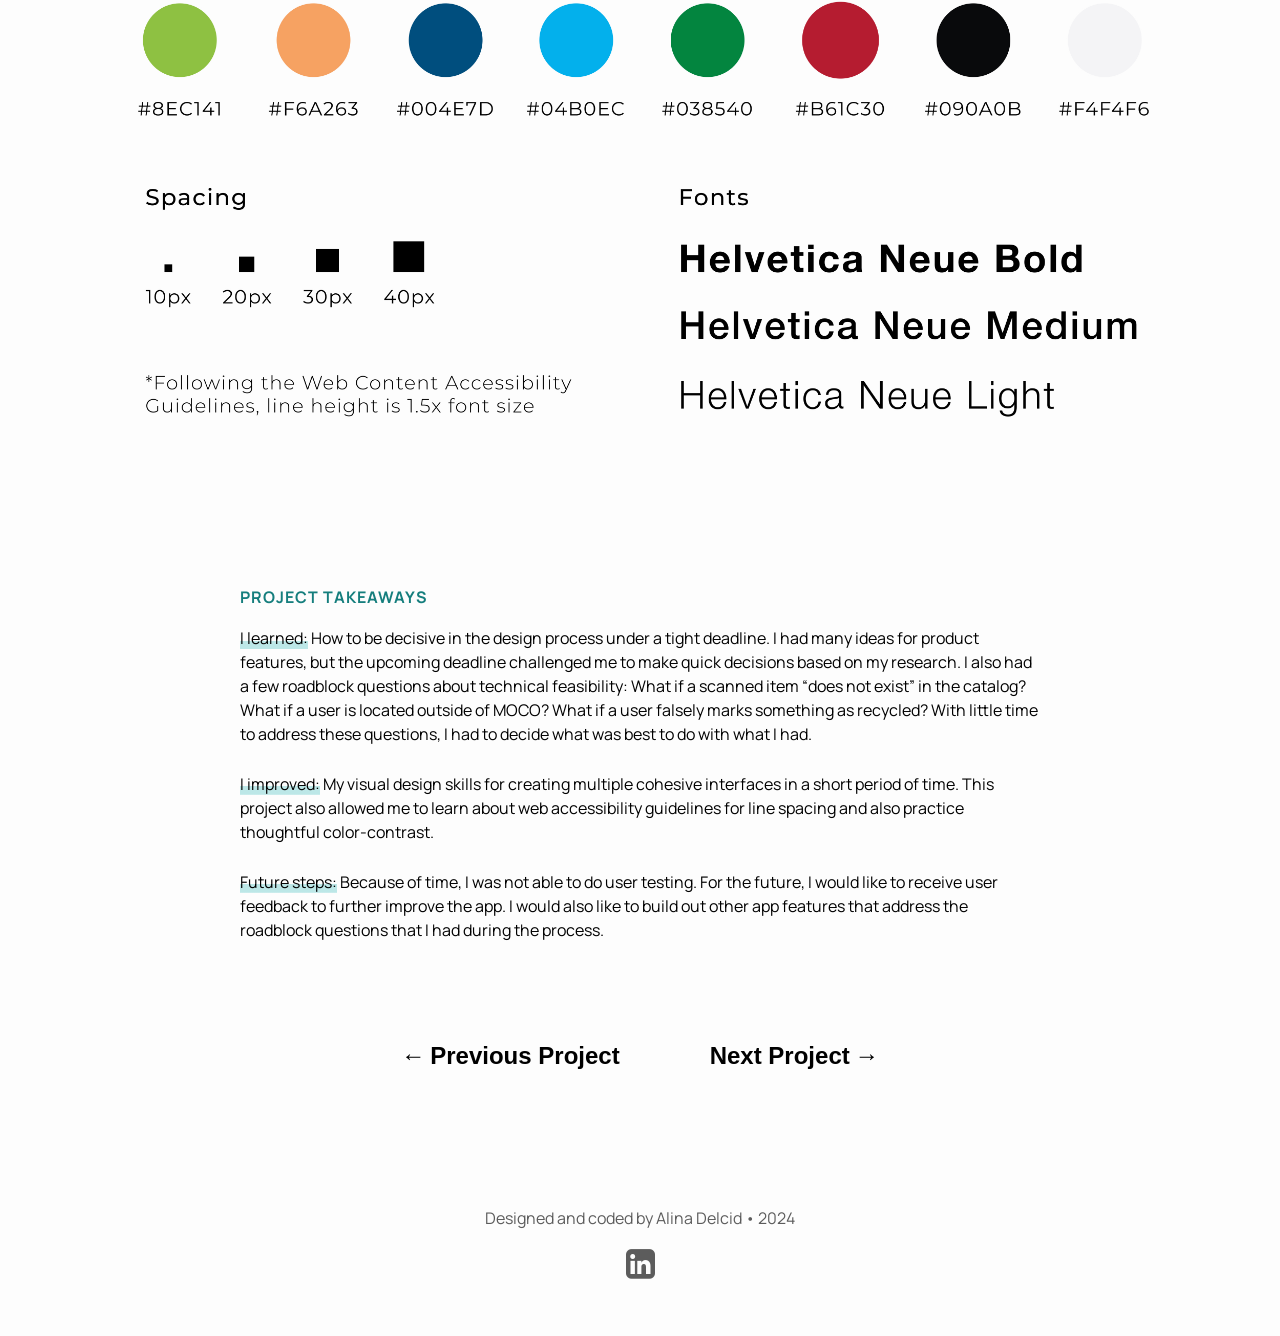
<file: projects/moco.html>
<!DOCTYPE html>
<html lang="en">
<head>
    <meta charset="UTF-8">
    <meta name="viewport" content="width=device-width, initial-scale=1.0">
    <link rel="preconnect" href="https://fonts.googleapis.com">
    <link rel="preconnect" href="https://fonts.gstatic.com" crossorigin>
    <link href="https://fonts.googleapis.com/css2?family=Manrope:wght@200..800&family=Space+Grotesk:wght@300..700&display=swap" rel="stylesheet">
    <link rel="stylesheet" type="text/css" href="../stylesheet.css"> 
    <title>MOCO Recycling</title>
    <link rel="icon" type="image/x-icon" href="../images/favicon.png">
    <link rel="stylesheet" href="https://cdnjs.cloudflare.com/ajax/libs/font-awesome/4.7.0/css/font-awesome.min.css">    
    <script src="https://code.jquery.com/jquery-3.6.0.min.js"></script>
    
 
</head>
<body>
        <nav id="navbar">
      <a href="../index.html" id="navbar-logo"><img src="../images/logo.png" width="52px"></a>
      <input class="menu-btn" type="checkbox" id="menu-btn" />
      <label class="menu-icon" for="menu-btn"><span class="navicon"></span></label>
      <ul class="menu">
        <li><a href="../about.html">About</a></li>
        <li><a href="../images/Alina_Delcid_Resume_2024.pdf" target="_blank">Resume</a></li>
      </ul>
    </nav>

    
    
   <!-- <div id="cursor" class="cursor"></div> Creates cursor for cursor effect JS
    <nav id="navbar">
        <a href="index.html" id="navbar-logo"><img src="images/logo.png" width="55px"></a>
            <a href="about.html" class="navlink">About</a>
            <a href="images/MyResume.pdf" class="navlink" target="_blank">Resume</a>
    </nav>-->
    
<div class="body-wrapper-fade">
    <div class="body-wrapper">
    <div class="top-page-text">
        <h1>Montgomery County Recycling</h1>
        <h4>UX/UI DESIGN PROJECT</h4>
    </div>

        
    <div class="image">
        <img src="../images/moco_thumb.png" alt="App UI">
    </div>
            
        
        
        <div class="detailsBlock">
        <div class="detail-row">
        <div class="detail-column">
            <div class="detail-content">
                <div class="detail-headline">MY ROLE</div>
                <div class="detail-subtitle">UX/UI Design<br>UX Research<br>Product Design</div>
            </div>
        </div>
          <div class="detail-column">
            <div class="detail-content">
                <div class="detail-headline">DURATION</div>
                <div class="detail-subtitle">8 Days</div>
            </div>
        </div>    
        <div class="detail-column" id="third-detail-column">
            <div class="detail-content">
                <div class="detail-headline">TOOLS</div>
                <div class="detail-subtitle">Figma</div>
            </div>
        </div>
    </div>
        </div>
        
        
    <div class="content-wrapper">   
        <div class="introTextBlock">
        <h4 class="body-label">OVERVIEW</h4>
        <h1 class="body-h1">Improving recycling and garbage-handling in my county through an app</h1>    
        <p>In July of 2023, I encountered an interaction with a garbage-handler in front of our house. The worker was sharing how difficult it was for him to handle messy and incorrectly-organized recycling bins. When these recycling bins are left carelessly, liquids and residue from containers can end up smearing onto worker's clothing. Also, if items are misplaced, they are at risk of being accidentally littered on the road. <br class="body-br"> <br class="body-br">With this context, <mark>I wanted to find a solution that could improve the recycling and garbage management in my county and also improve the work experience for our garbage-handlers.</mark></p>    
        </div>
        
        
        
        <div class="centeredTextBlock">
        <h4 class="body-label">DESIGN PROCESS</h4>
        <h1 class="body-h1">Following a design thinking process</h1>    
        <p>Being short on time, I decided to follow a design sprint schedule for 8 days. I also decided to follow a design thinking process, however (due to the lack of time) I did not do usability testing for the app.</p>
        </div>
        <div class="body-image"> 
        <img src="../images/moco_process.jpg" alt="Design process">
        </div>   
      
        <div class="centeredTextBlock">
        <h4 class="body-label">RESEARCH</h4>
        <h1 class="body-h1">Getting to know more about the problem through user surveys</h1>    
        <p>I started off my research by initiating an online user survey with a total of 84 participants, all of which were Montgomery County residents. The purpose of the survey was to gather information about MOCO resident’s garbage-handling behaviors and recycling knowledge. <mark>The results of the survey allowed me to identify key insights and design opportunities for my target audience.</mark> <br class="body-br"><br class="body-br">
        While the user surveys were in progress, my research also consisted of gaining a better understanding of MOCO’s current recycling guidelines. I also researched the environmental impacts of recycling, garbage-handler’s work process, and proper disposal of uncommon items.
        </p>
        </div>
        <div class="body-image"> 
        <img src="../images/moco_data.jpg" alt="Survey data">
        </div>   
        
        
        <div class="centeredTextBlock">
        <h4 class="body-label">THE MAIN INSIGHT</h4>
        <h1 class="body-h1">Most participants lack concern for the cleanliness of their outdoor garbage bins</h1>    
        <p>I was surprised to find that most respondents claimed that they rarely clean their outdoor garbage bins. Other key insights are shown below. <mark>How could I translate these insights into design opportunities?</mark>
        </p>  
        </div>
        <div class="body-image"> 
        <img src="../images/moco_insights.jpg" alt="Research insights">
        </div> 
        
        
        <div class="centeredTextBlock">
        <h4 class="body-label">PERSONA</h4>
        
        <p>Based on the research insights, I developed <mark>a primary persona demonstrating my target users: Montgomery County residents.</mark> I focused on empathizing with my end users by identifying and understanding my personas background, goals, pain points, and emotions.
        </p>
        </div>
        <div class="body-image"> 
        <img src="../images/moco_persona.jpg" alt="User persona">
        </div>   
        
        
        <div class="centeredTextBlock">
        <h4 class="body-label">USER JOURNEY MAP</h4>
        
        <p>Through my research and analysis, I was able to create a typical journey map of my target user’s experience when recycling and taking out the trash. I identified potential opportunities for every step of the journey.
        </p>
        </div>
        <div class="body-image"> 
        <img src="../images/moco_journeymap-min.jpg" alt="User journey map">
        </div>   
        
        
        
        <div class="centeredTextBlock">
        <h4 class="body-label">IDEATION</h4>
        
        <p>I started my ideation process by brainstorming ideas for the design questions and opportunities from my research. I organized my ideas by creating an affinity diagram where <mark>I labeled larger concepts into “sub-categories” and ideated smaller details for each. </mark>
        </p>
        </div>
        <div class="body-image"> 
        <img src="../images/moco_affinity-min.jpg" alt="Affinity map">
        </div>   
        
        <div class="centeredTextBlock">
        <h4 class="body-label">SKETCHING</h4>
        <p>After organizing my thoughts, I initiated my sketches by first defining the product structure. Then, I sketched out iterations for the top 3 features that most addressed my persona’s needs. <mark>With these 3 features, I imagined an app that...</mark>
        </p>
        </div>
        <div class="body-image"> 
        <img src="../images/moco_solutions.jpg" alt="Solutions">
        <img src="../images/moco_wireframe1.jpg" alt="Wireframe sketches">
        <img src="../images/moco_wireframe2.jpg" alt="Wireframe sketches">
        </div>   
        
        
        <div class="textBlock">
        <h4 class="body-label">FINAL PRODUCT</h4>
        </div>   
        <div class="body-image"> 
        <img src="../images/moco_final1-min.jpg" alt="Final screens for feature 1">
        <img src="../images/moco_final2-min.jpg" alt="Final screens for feature 2">
        <img src="../images/moco_final3-min.jpg" alt="Final screens for feature 3">
        </div>   
        
        
        <div class="centeredTextBlock">
        <h4 class="body-label">VISUAL DESIGN</h4>
        
        <p>For the product’s visual design, I took inspiration from my county’s Department of Environmental Health Protection. I used their logo colors and website typeface.
        </p>    
        </div>
        <div class="body-image"> 
        <img src="../images/moco_visual_design.jpg" alt="Visual guidelines">
        </div> 
        
        
        <div class="centeredTextBlock">
        <h4 class="body-label">PROJECT TAKEAWAYS</h4>
        
        <p><mark>I learned:</mark> How to be decisive in the design process under a tight deadline. I had many ideas for product features, but the upcoming deadline challenged me to make quick decisions based on my research. I also had a few roadblock questions about technical feasibility: What if a scanned item “does not exist” in the catalog? What if a user is located outside of MOCO? What if a user falsely marks something as recycled? With little time to address these questions, I had to decide what was best to do with what I had.<br class="body-br"><br class="body-br">

            <mark>I improved:</mark> My visual design skills for creating multiple cohesive interfaces in a short period of time. This project also allowed me to learn about web accessibility guidelines for line spacing and also practice thoughtful color-contrast. <br class="body-br"><br class="body-br">

            <mark>Future steps:</mark> Because of time, I was not able to do user testing. For the future, I would like to receive user feedback to further improve the app. I would also like to build out other app features that address the roadblock questions that I had during the process.
        </p>   
        </div>

        
    <div class="pagination">
        <button id="prevProject">
            <h1><span>&larr;</span> Previous Project</h1>
        </button>
        <button id="nextProject">
            <h1>Next Project <span>&rarr;</span></h1>
        </button>
    </div>
 
</div>
</div>       
</div>  
    
    
<footer id="footer">
    <p>Designed and coded by Alina Delcid • 2024</p>
    <a href="https://www.linkedin.com/in/alinadelcid/" target="_blank"><i class="fa fa-linkedin-square" style="font-size:34px"></i></a>
</footer>  
    
    
    
    
    <script src="../script.js"></script>
</body>
</html>
</file>
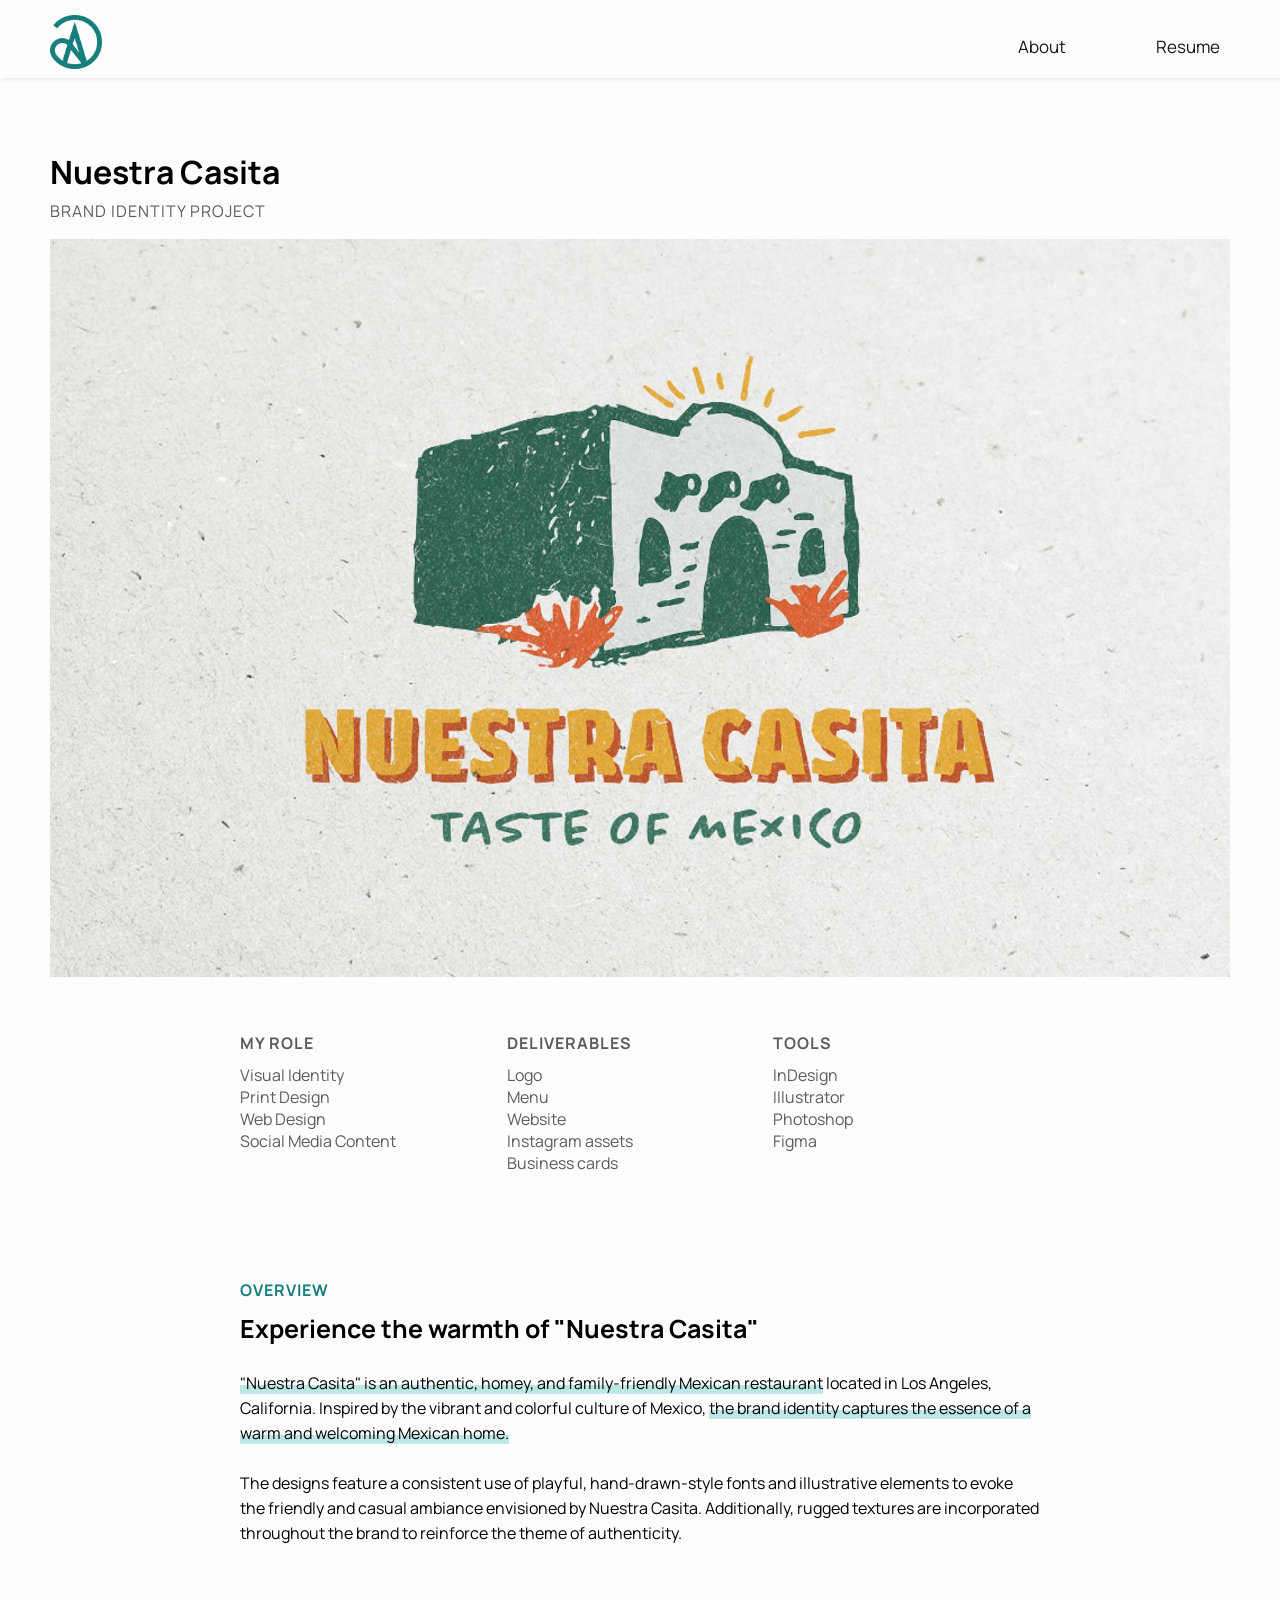
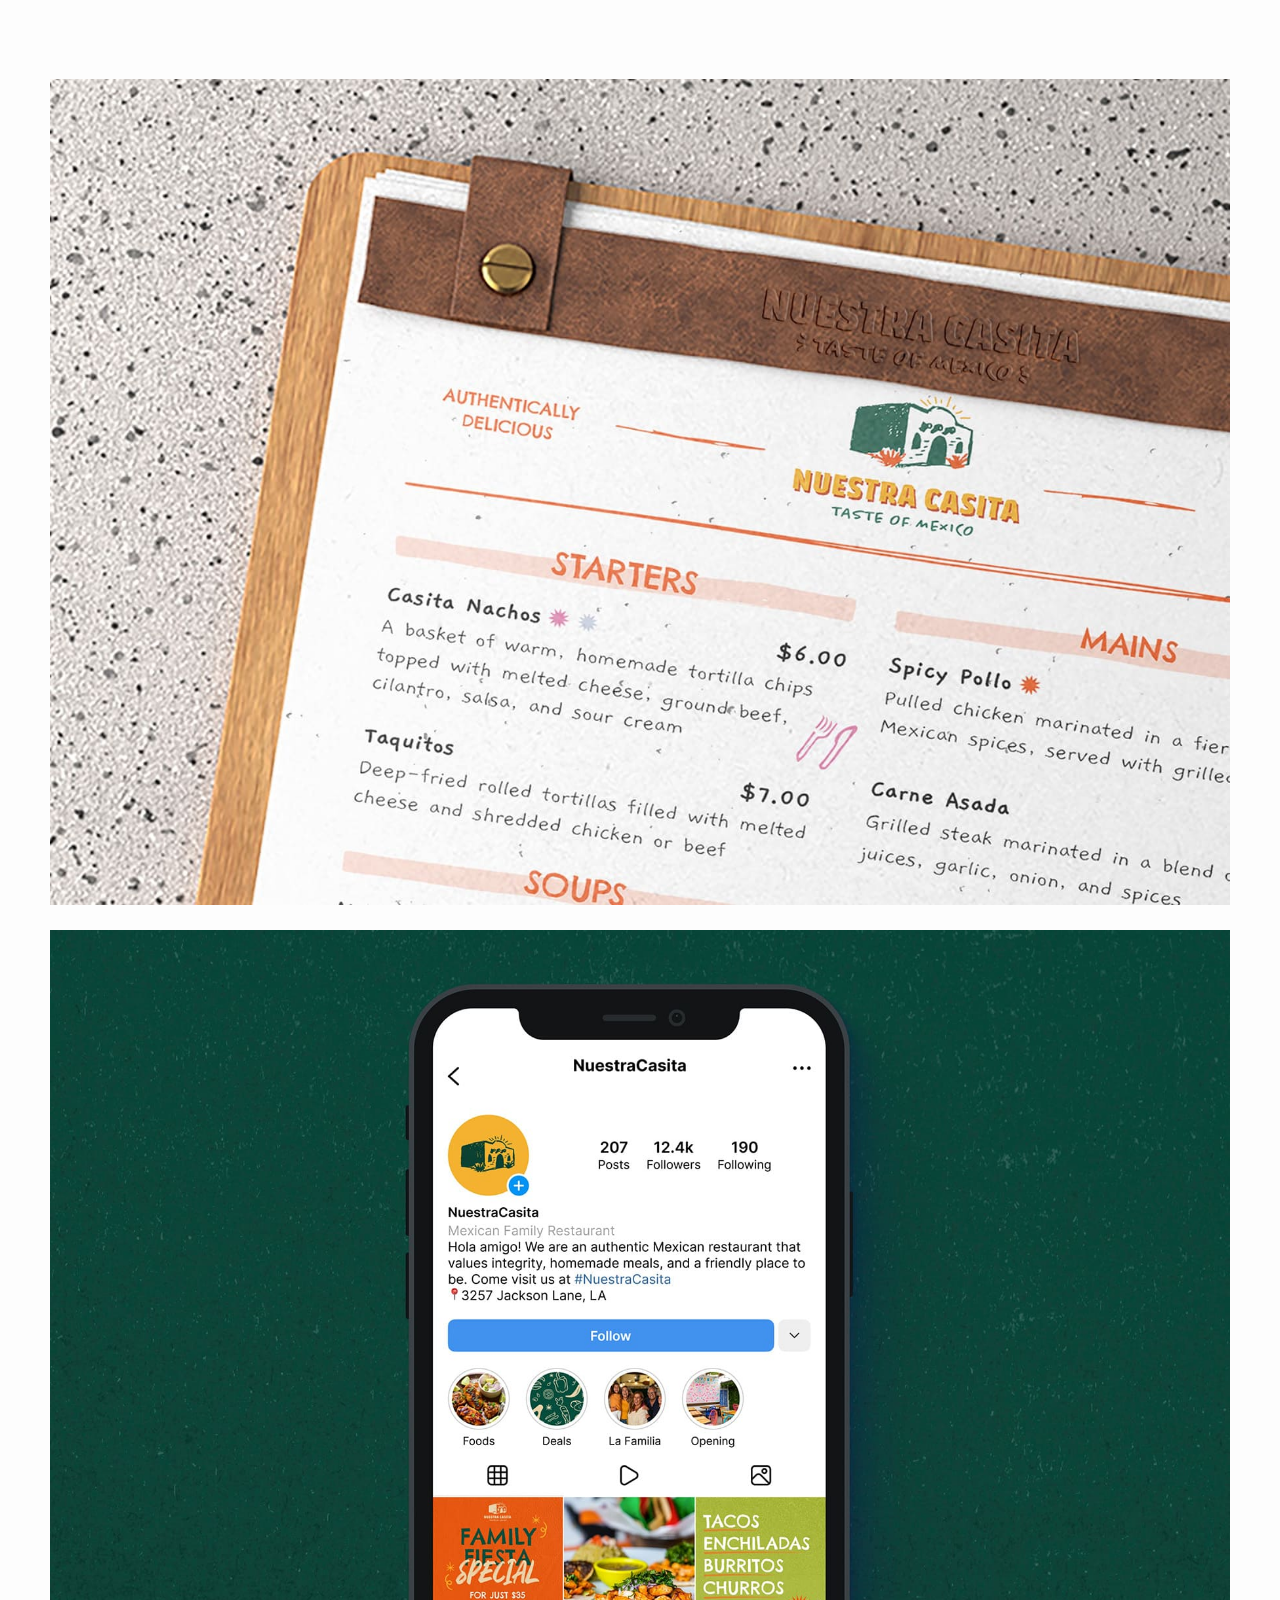
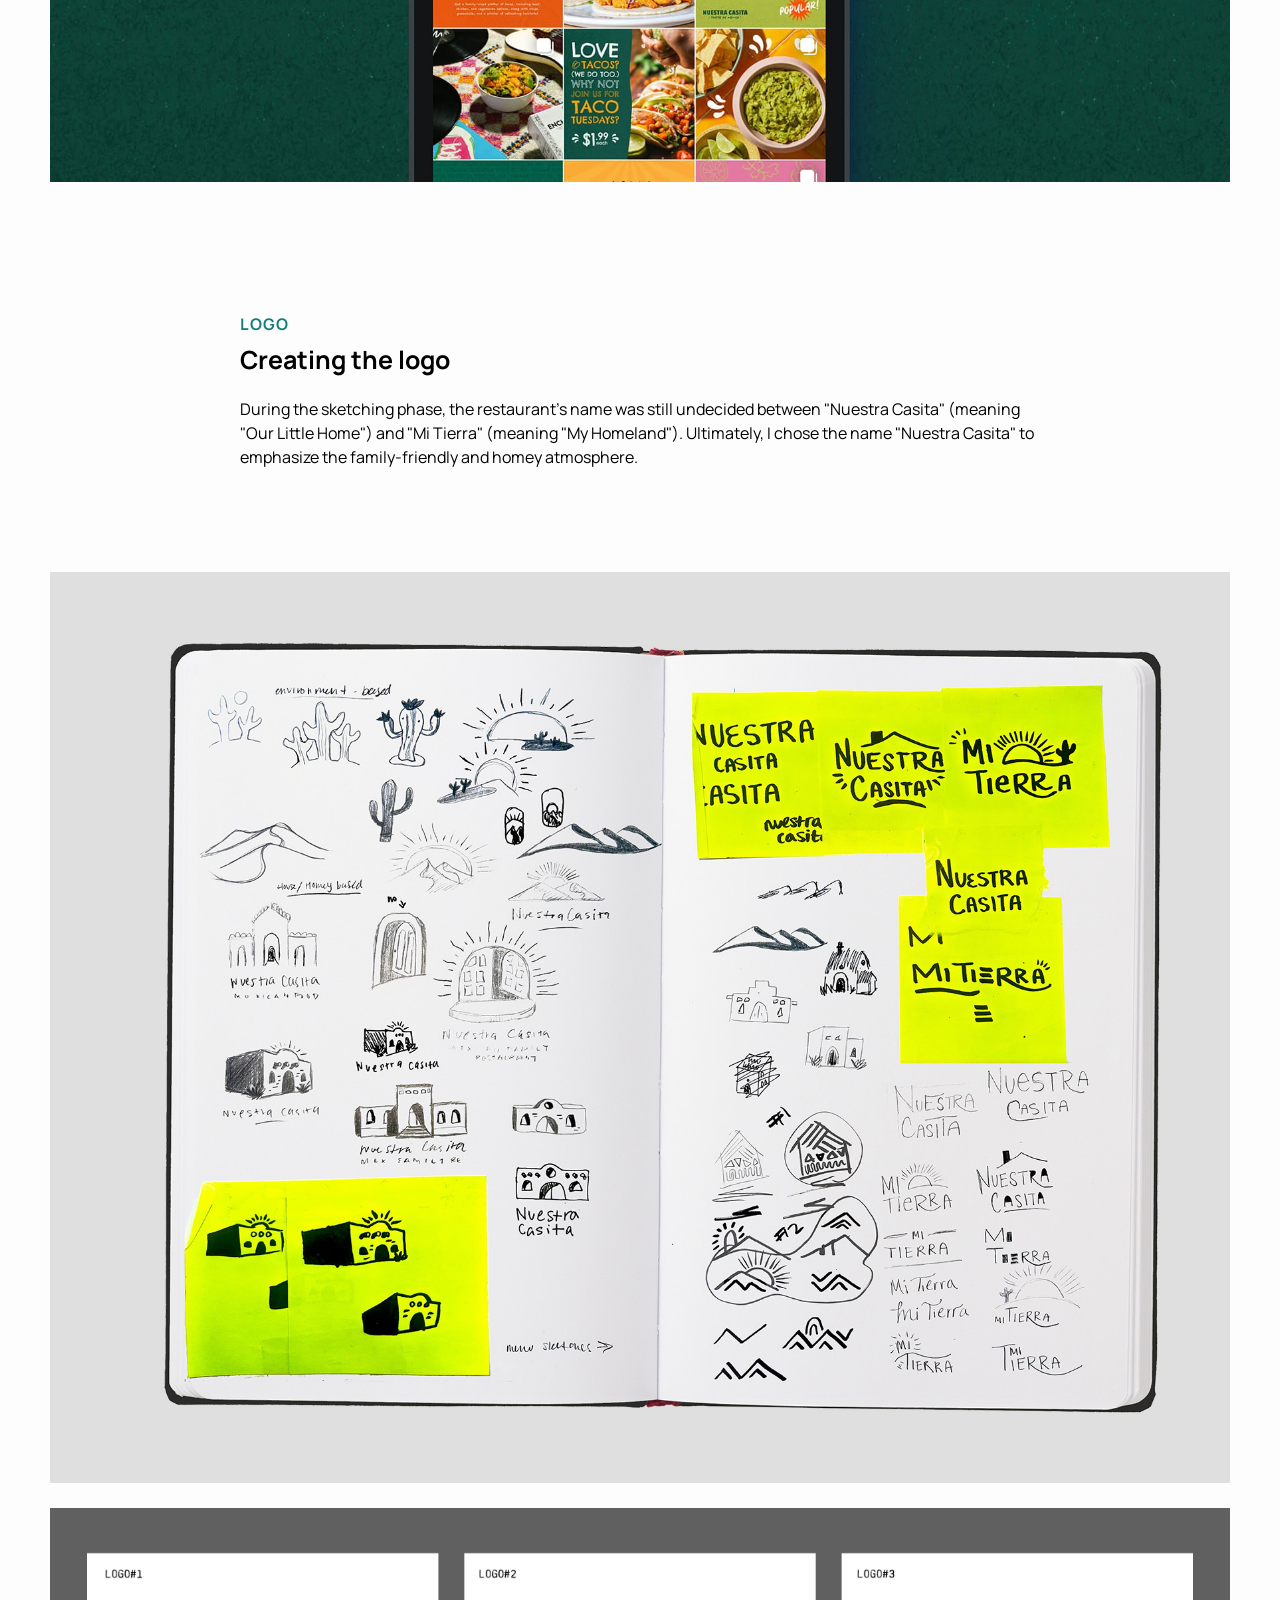
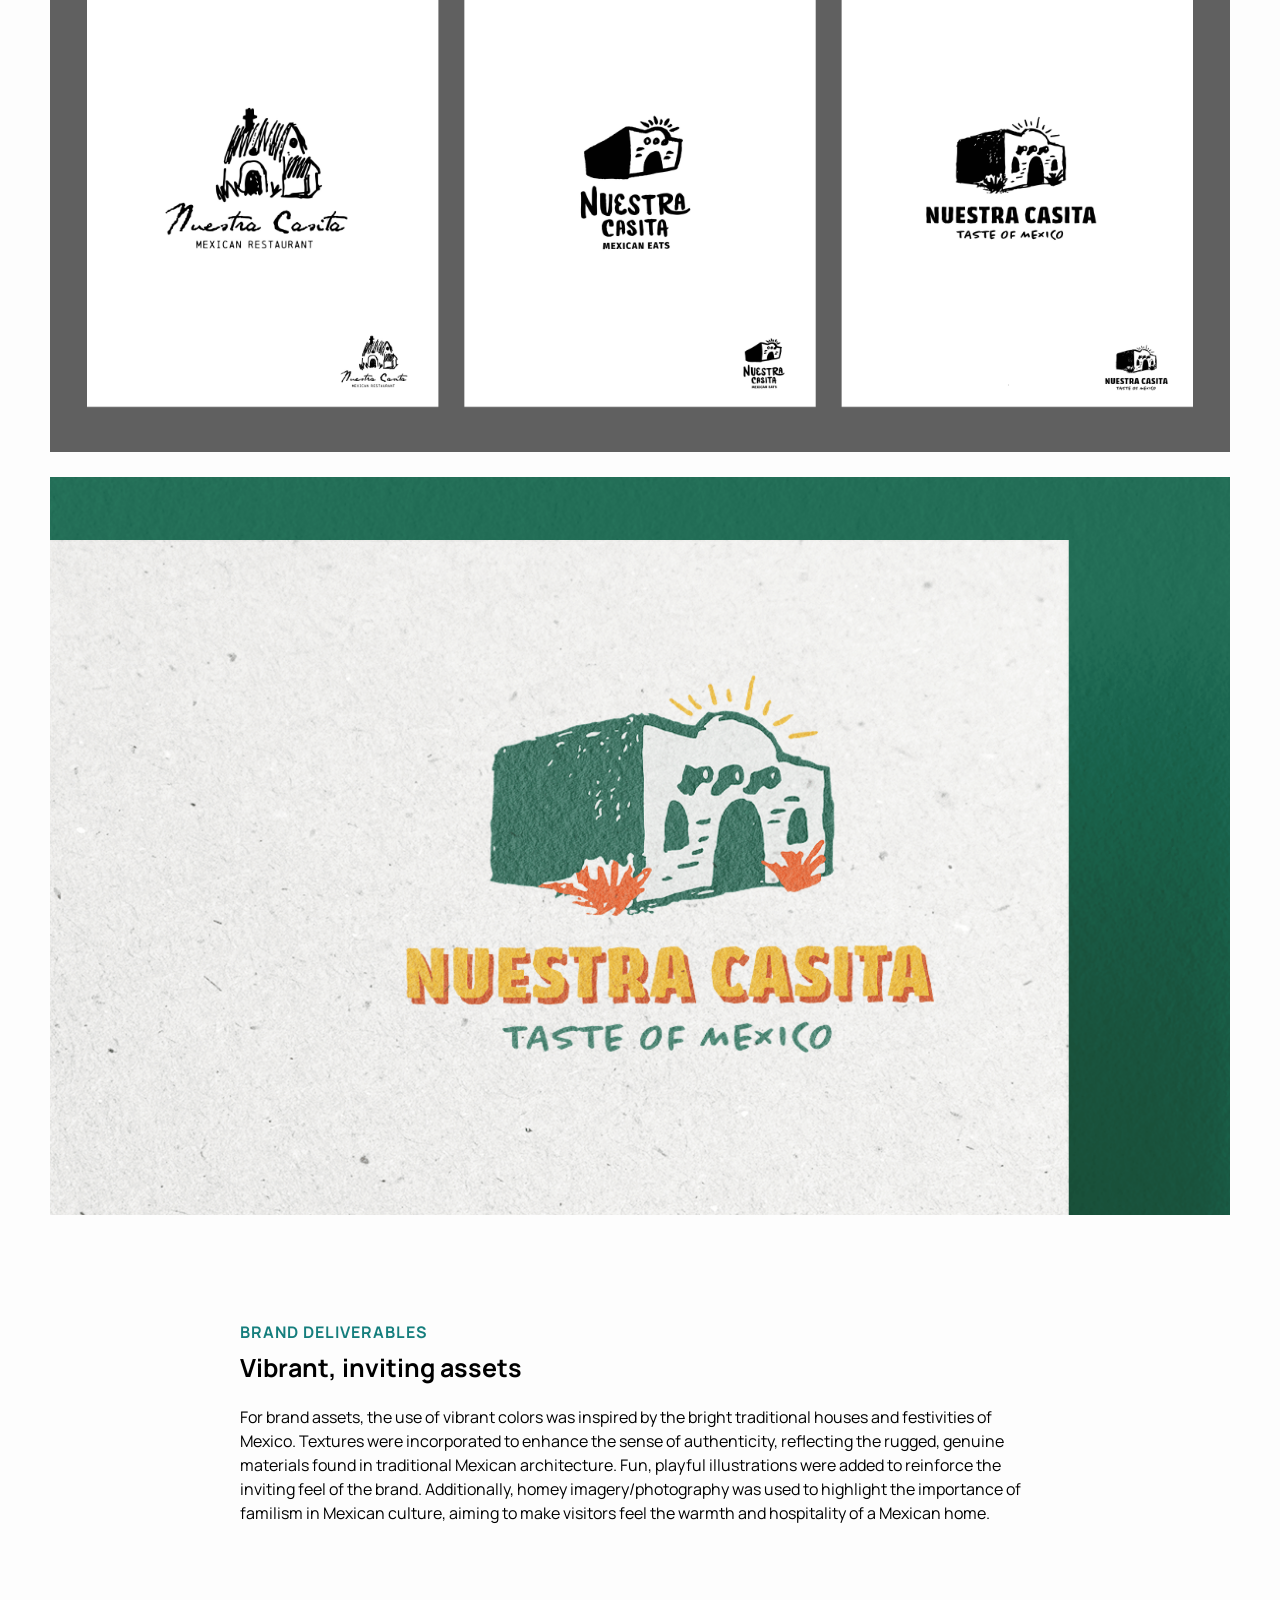
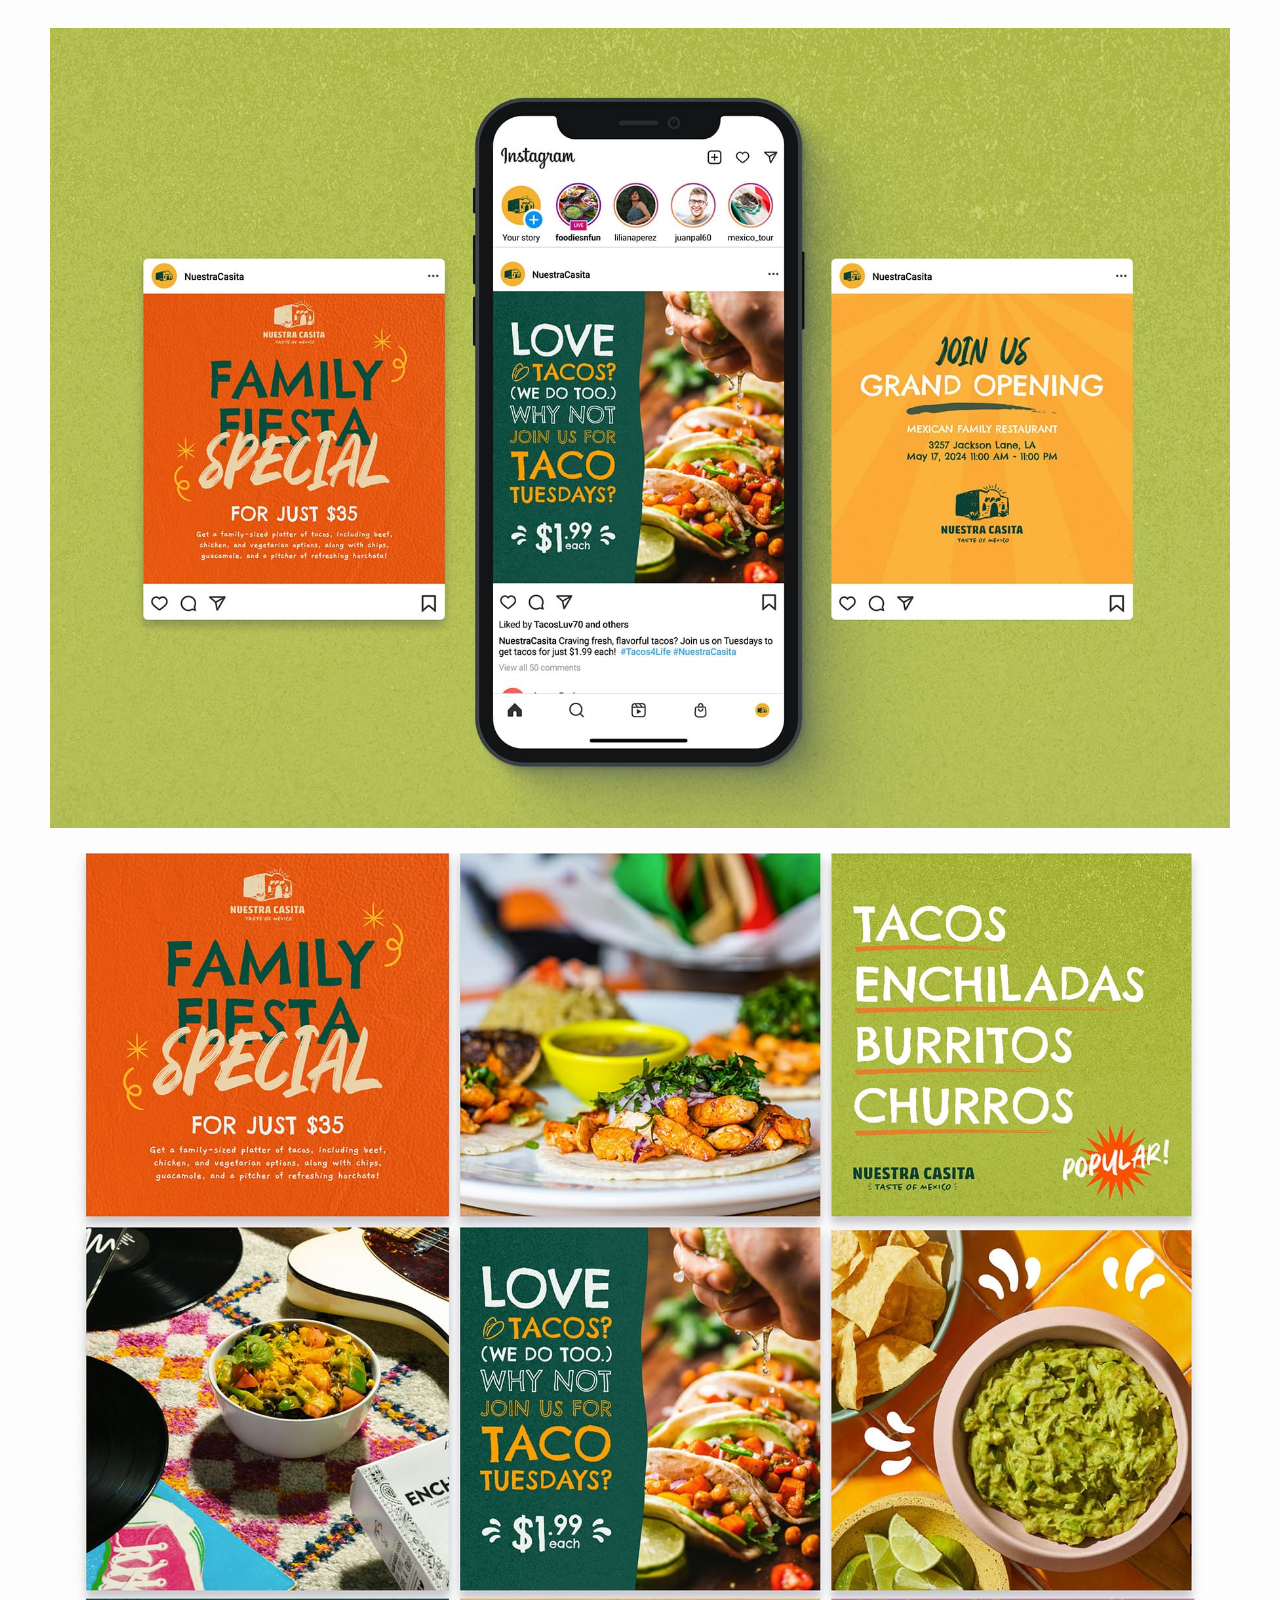
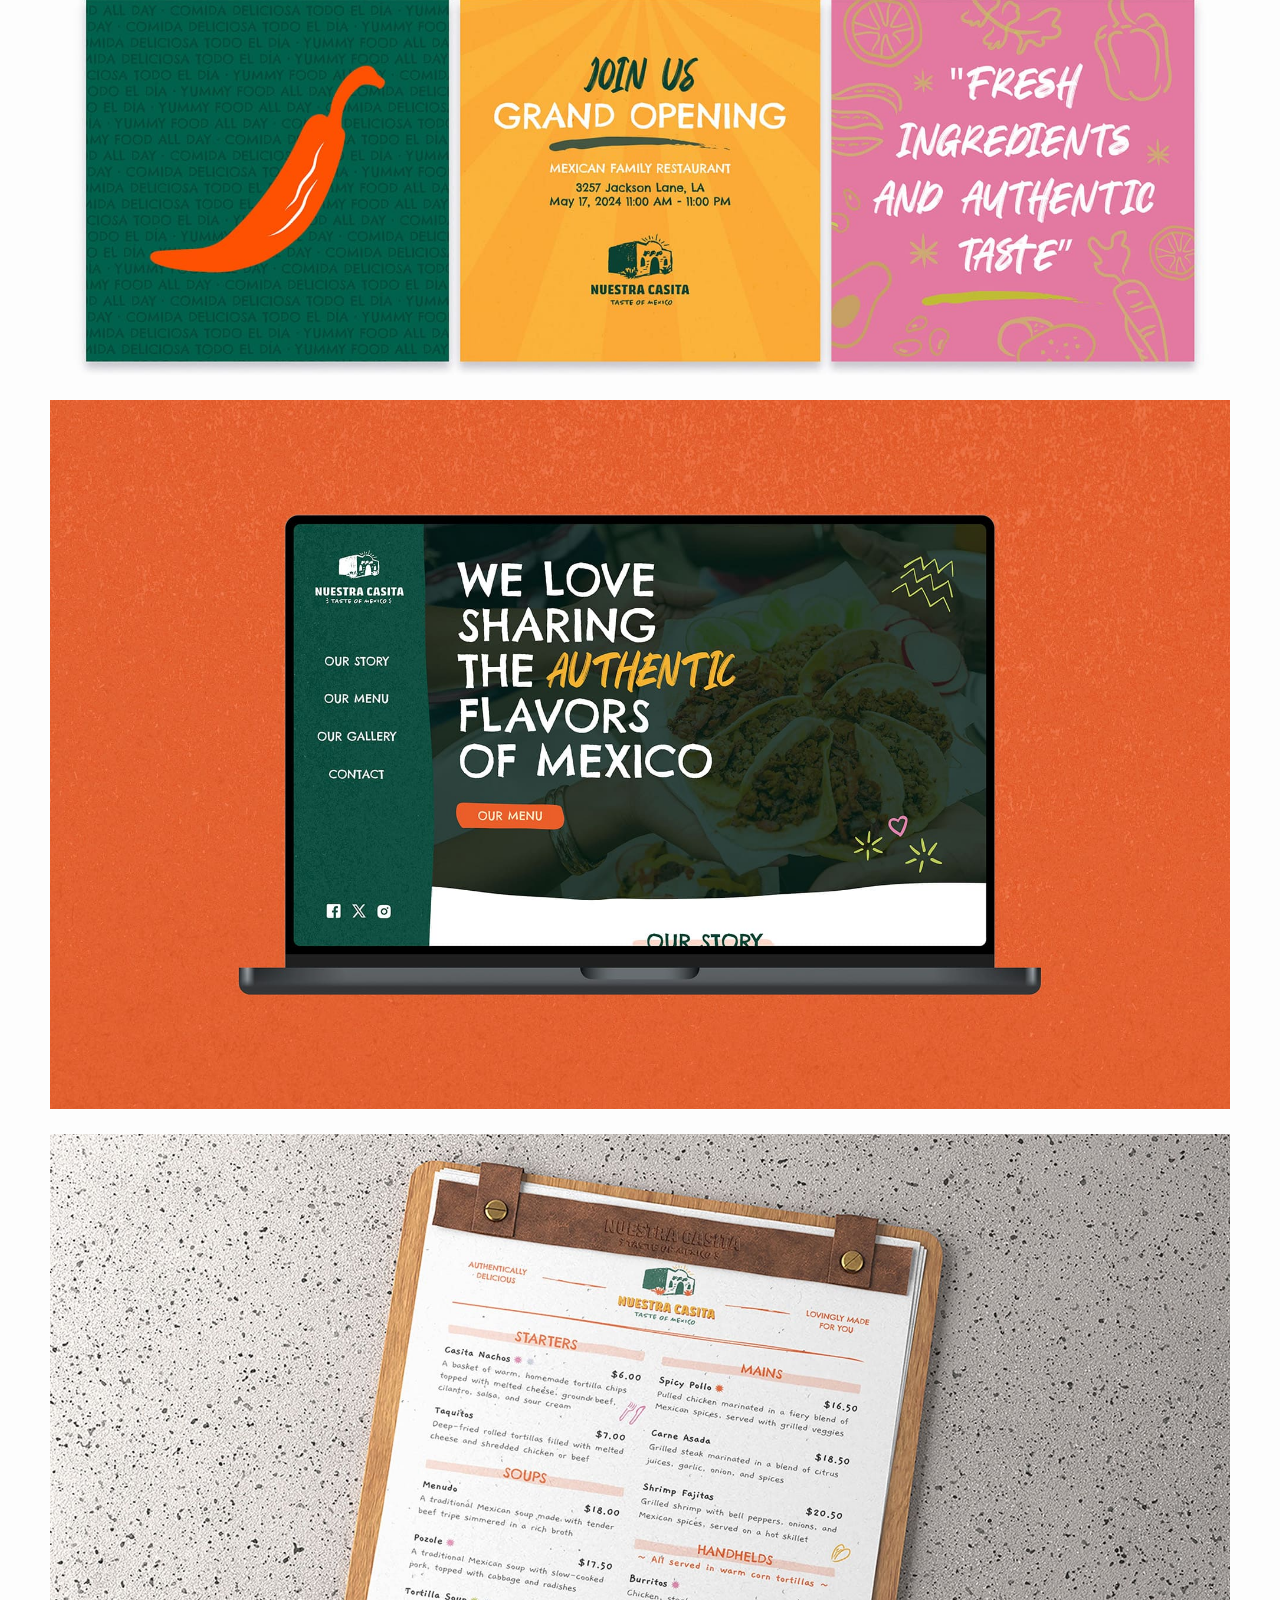
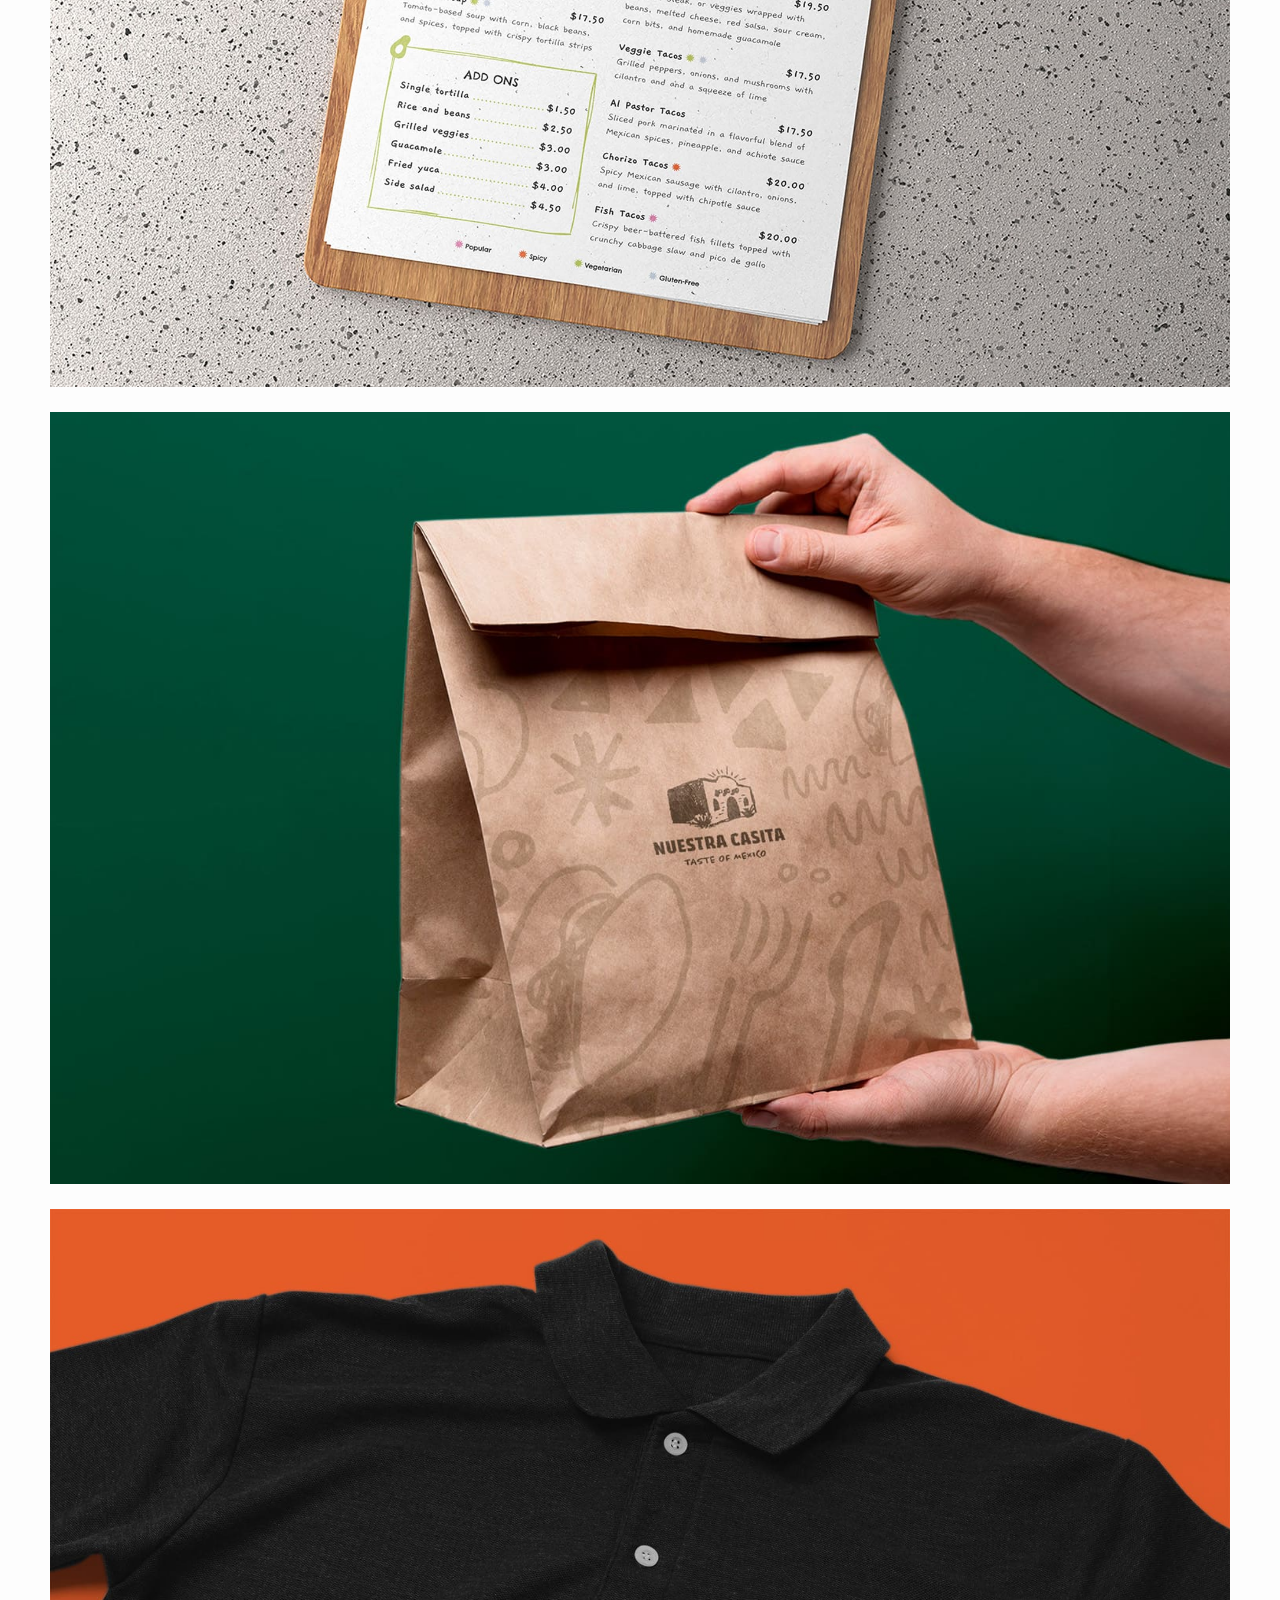
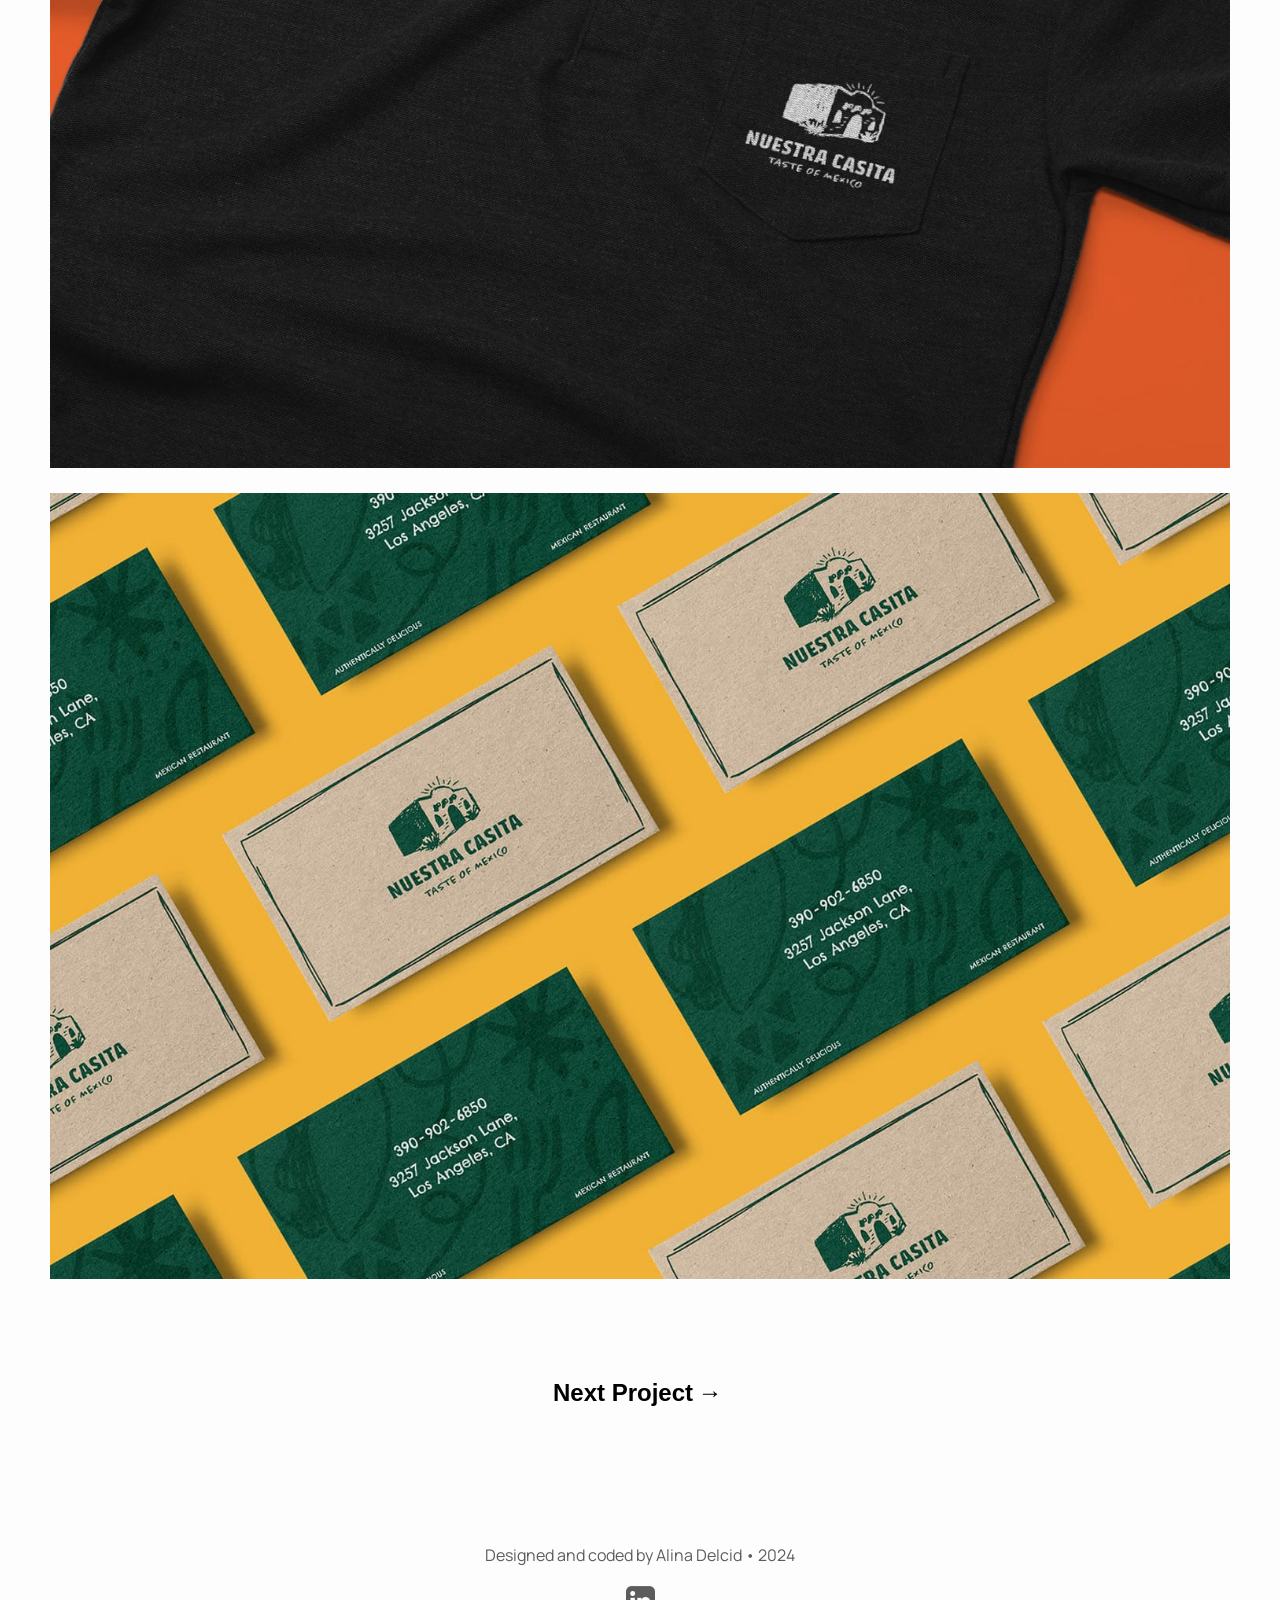
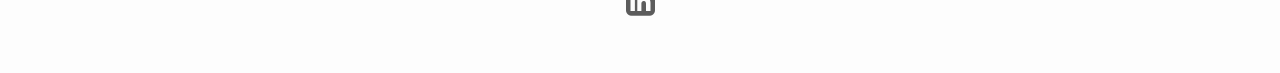
<file: projects/nuestra_casita.html>
<!DOCTYPE html>
<html lang="en">
<head>
    <meta charset="UTF-8">
    <meta name="viewport" content="width=device-width, initial-scale=1.0">
    <link rel="preconnect" href="https://fonts.googleapis.com">
    <link rel="preconnect" href="https://fonts.gstatic.com" crossorigin>
    <link href="https://fonts.googleapis.com/css2?family=Manrope:wght@200..800&family=Space+Grotesk:wght@300..700&display=swap" rel="stylesheet">
    <link rel="stylesheet" type="text/css" href="../stylesheet.css"> 
    <title>Nuestra Casita</title>
    <link rel="icon" type="image/x-icon" href="../images/favicon.png">
    <link rel="stylesheet" href="https://cdnjs.cloudflare.com/ajax/libs/font-awesome/4.7.0/css/font-awesome.min.css">    
    <script src="https://code.jquery.com/jquery-3.6.0.min.js"></script>
    
 
</head>
<body>
         <nav id="navbar">
      <a href="../index.html" id="navbar-logo"><img src="../images/logo.png" width="52px"></a>
      <input class="menu-btn" type="checkbox" id="menu-btn" />
      <label class="menu-icon" for="menu-btn"><span class="navicon"></span></label>
      <ul class="menu">
        <li><a href="../about.html">About</a></li>
        <li><a href="../images/Alina_Delcid_Resume_2024.pdf" target="_blank">Resume</a></li>
      </ul>
    </nav>
    
   <!-- <div id="cursor" class="cursor"></div> Creates cursor for cursor effect JS
    <nav id="navbar">
        <a href="index.html" id="navbar-logo"><img src="images/logo.png" width="55px"></a>
            <a href="about.html" class="navlink">About</a>
            <a href="images/MyResume.pdf" class="navlink" target="_blank">Resume</a>
    </nav>-->
    
        
<div class="body-wrapper-fade">
    <div class="body-wrapper">
    <div class="top-page-text">
        <h1>Nuestra Casita</h1>
        <h4>BRAND IDENTITY PROJECT</h4>
    </div>

        
    <div class="image">
        <img src="../images/nuestra_casita_thumb2.jpg" alt="Nuestra Casita Logo">
    </div>
            
        
        
        <div class="detailsBlock">
        <div class="detail-row">
        <div class="detail-column">
            <div class="detail-content">
                <div class="detail-headline">MY ROLE</div>
                <div class="detail-subtitle">Visual Identity<br>Print Design<br>Web Design<br>Social Media Content</div>
            </div>
        </div>
          <div class="detail-column">
            <div class="detail-content">
                <div class="detail-headline">DELIVERABLES</div>
                <div class="detail-subtitle">Logo<br>Menu<br>Website<br>Instagram assets<br>Business cards</div>
            </div>
        </div>    
        <div class="detail-column" id="third-detail-column">
            <div class="detail-content">
                <div class="detail-headline">TOOLS</div>
                <div class="detail-subtitle">InDesign<br>Illustrator<br>Photoshop<br>Figma</div>
            </div>
        </div>
    </div>
        </div>
        
        
        
        
        
        
        
        
        
    <div class="content-wrapper">   
        <div class="introTextBlock">
        <h4 class="body-label">OVERVIEW</h4>
        <h1 class="body-h1">Experience the warmth of "Nuestra Casita"</h1>    
        <p><mark>"Nuestra Casita" is an authentic, homey, and family-friendly Mexican restaurant</mark> located in Los Angeles, California. Inspired by the vibrant and colorful culture of Mexico, <mark>the brand identity captures the essence of a warm and welcoming Mexican home.</mark><br class="body-br"> <br class="body-br"> The designs feature a consistent use of playful, hand-drawn-style fonts and illustrative elements to evoke the friendly and casual ambiance envisioned by Nuestra Casita. Additionally, rugged textures are incorporated throughout the brand to reinforce the theme of authenticity.</p>    
        </div>
        
        
        
        
        
        
        <div class="body-image">
                          
            <div class="inner-body-image-2col">
            <div class="image">
            <img src="../images/nuestra_casita_menusmall.jpg" alt="Nuestra Casita Menu" >   
            </div>
            <div class="image">
            <img src="../images/nuestra_casita_instaprofile.jpg" alt="Nuestra Casita Instagram Profile">  
            </div>
            </div>
        
        </div>
        
        
        
        
        
        
        
        <div class="centeredTextBlock">
        <h4 class="body-label">LOGO</h4>
        <h1 class="body-h1">Creating the logo</h1>
         <p>During the sketching phase, the restaurant's name was still undecided between "Nuestra Casita" (meaning "Our Little Home") and "Mi Tierra" (meaning "My Homeland"). Ultimately, I chose the name "Nuestra Casita" to emphasize the family-friendly and homey atmosphere.</p>      
        </div> 
        <div class="body-image">
        <img src="../images/nuestra_casita_logosketches.jpg" alt="Nuestra Casita Sketched Drafts">
        <img src="../images/nuestra_casita_BWlogodrafts.png" alt="Nuestra Casita BW Drafts">  
        <img src="../images/nuestra_casita_thumb3.png" alt="Nuestra Casita Official Colored Logo"> 
    
            
           <!--<div class="inner-body-image-2col">
            <div class="image">
            <img src="../images/nuestra_casita_colors.jpg" alt="Nuestra Casita Menu" >   
            </div>
            <div class="image">
            <img src="../images/nuestra_casita_colors-1.jpg" alt="Nuestra Casita Food">  
            </div>
            </div> -->   
        </div>
             
        <div class="centeredTextBlock">
        <h4 class="body-label">BRAND DELIVERABLES</h4>
        <h1 class="body-h1">Vibrant, inviting assets</h1>
                     
        <p>For brand assets, the use of vibrant colors was inspired by the bright traditional houses and festivities of Mexico. Textures were incorporated to enhance the sense of authenticity, reflecting the rugged, genuine materials found in traditional Mexican architecture. Fun, playful illustrations were added to reinforce the inviting feel of the brand. Additionally, homey imagery/photography was used to highlight the importance of familism in Mexican culture, aiming to make visitors feel the warmth and hospitality of a Mexican home.</p>        
        </div> 

        <div class="body-image">
        <img src="../images/nuestra_casita_trioposts.jpg" alt="Instagram posts">
        <img src="../images/nuestra_casita_allposts.jpg" alt="Nuestra Casita Instagram Gallery">  
        <img src="../images/nuestra_casita_website1.jpg" alt="Nuestra Casita Website">       
        <img src="../images/nuestra_casita_menu.jpg" alt="Nuestra Casita Menu"> 
        <img src="../images/nuestra_casita_bag.jpg" alt="Nuestra Casita Bag"> 
        <img src="../images/nuestra_casita_tshirt.jpg" alt="Nuestra Casita Shirt">      
        <img src="../images/nuestra_casita_businesscard.jpg" alt="Nuestra Casita Cards">  

            
        </div>        
        


  
        
   

      

        
        
    <div class="pagination">
        <button id="prevProject">
            <h1><span>&larr;</span> Previous Project</h1>
        </button>
        <button id="nextProject">
            <h1>Next Project <span>&rarr;</span></h1>
        </button>
    </div>    
</div> 
</div>    
    </div>    
    
<footer id="footer">
    <p>Designed and coded by Alina Delcid • 2024</p>
    <a href="https://www.linkedin.com/in/alinadelcid/" target="_blank"><i class="fa fa-linkedin-square" style="font-size:34px"></i></a>
</footer>     
    
    
    
    
    <script src="../script.js"></script>
</body>
</html>
</file>
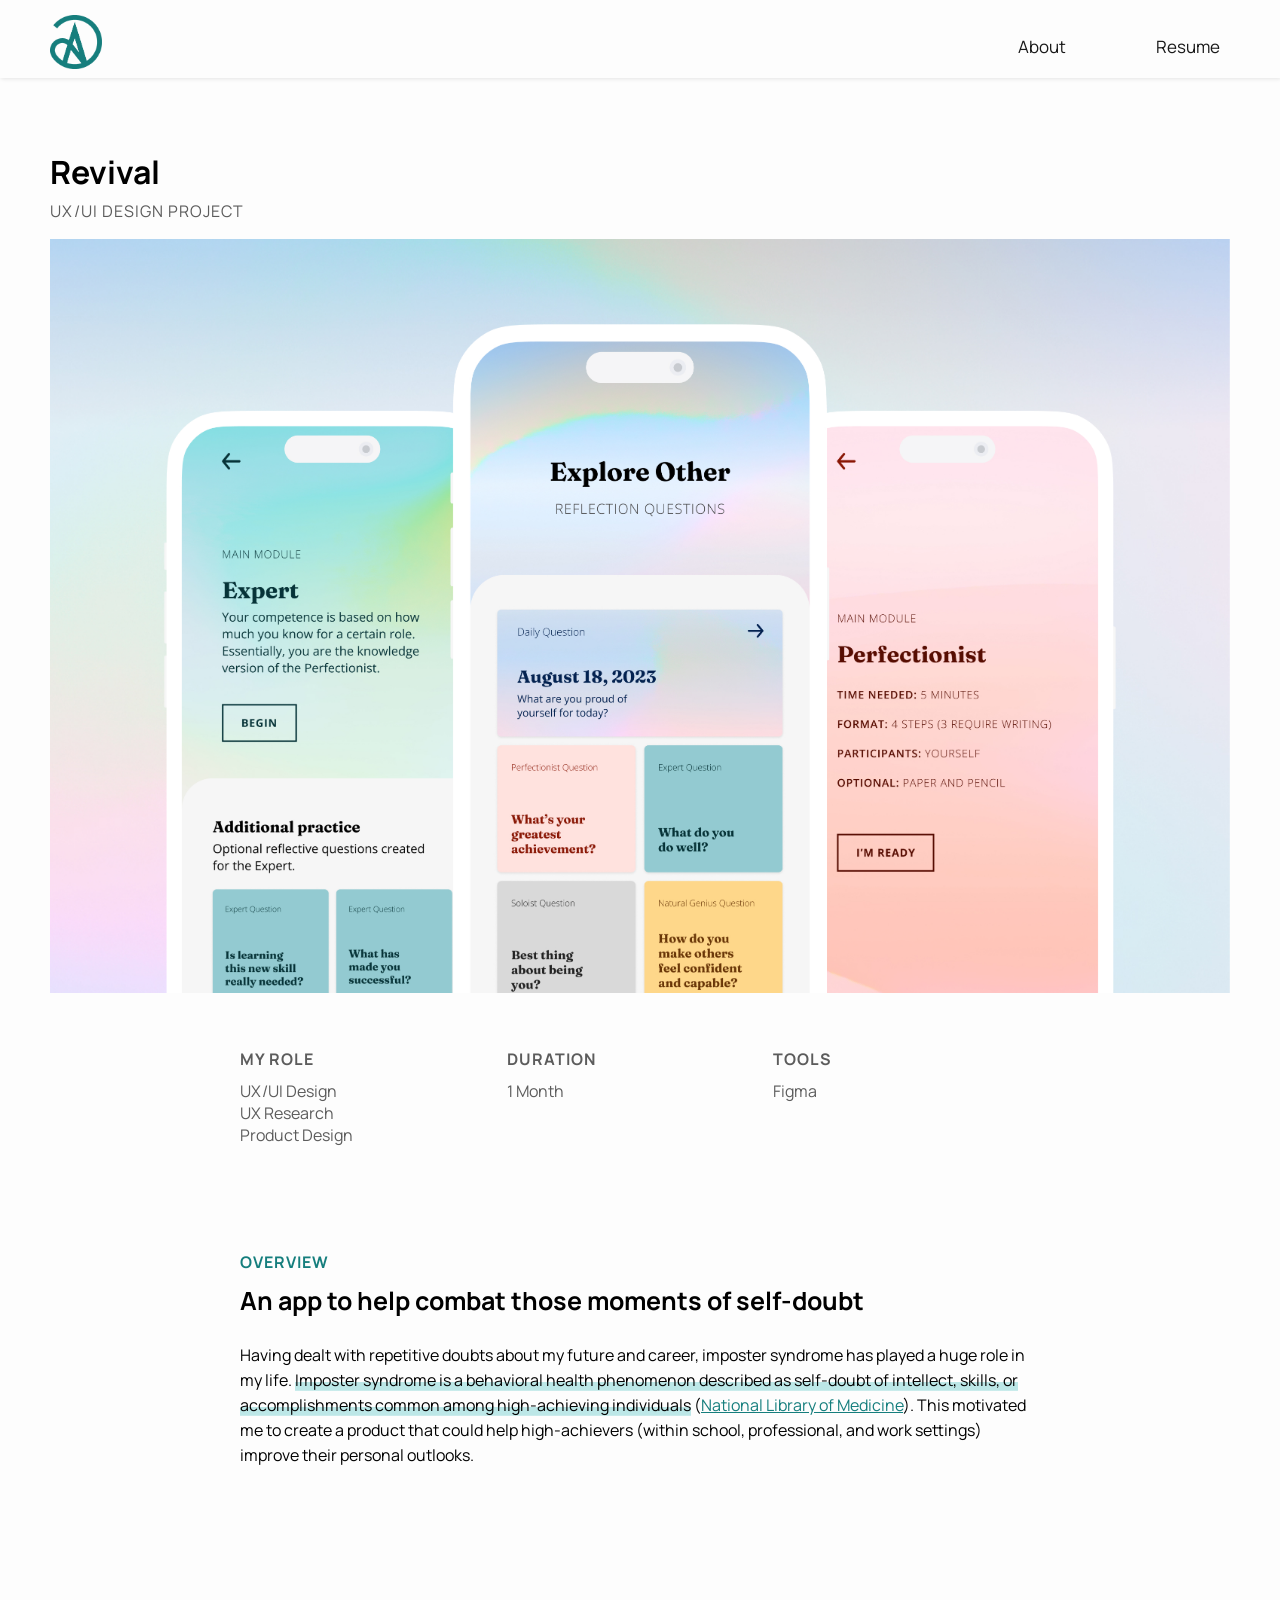
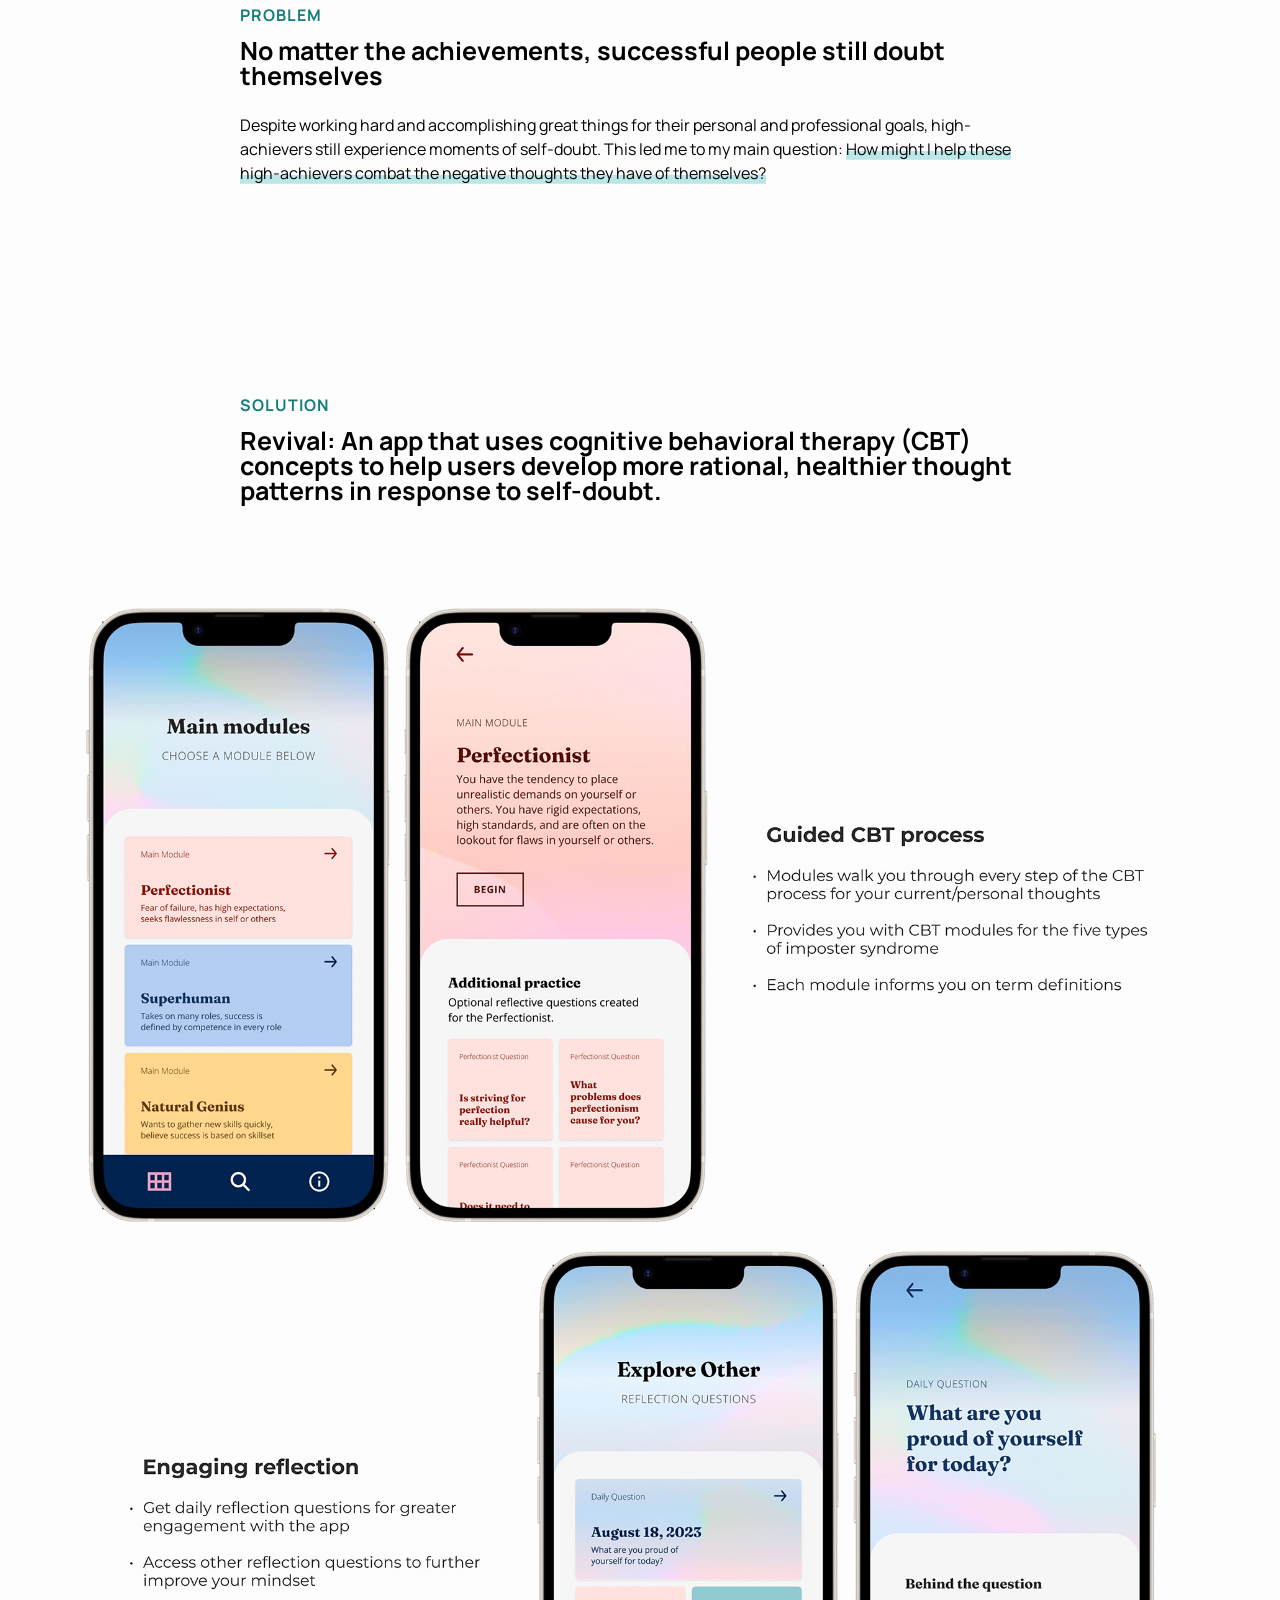
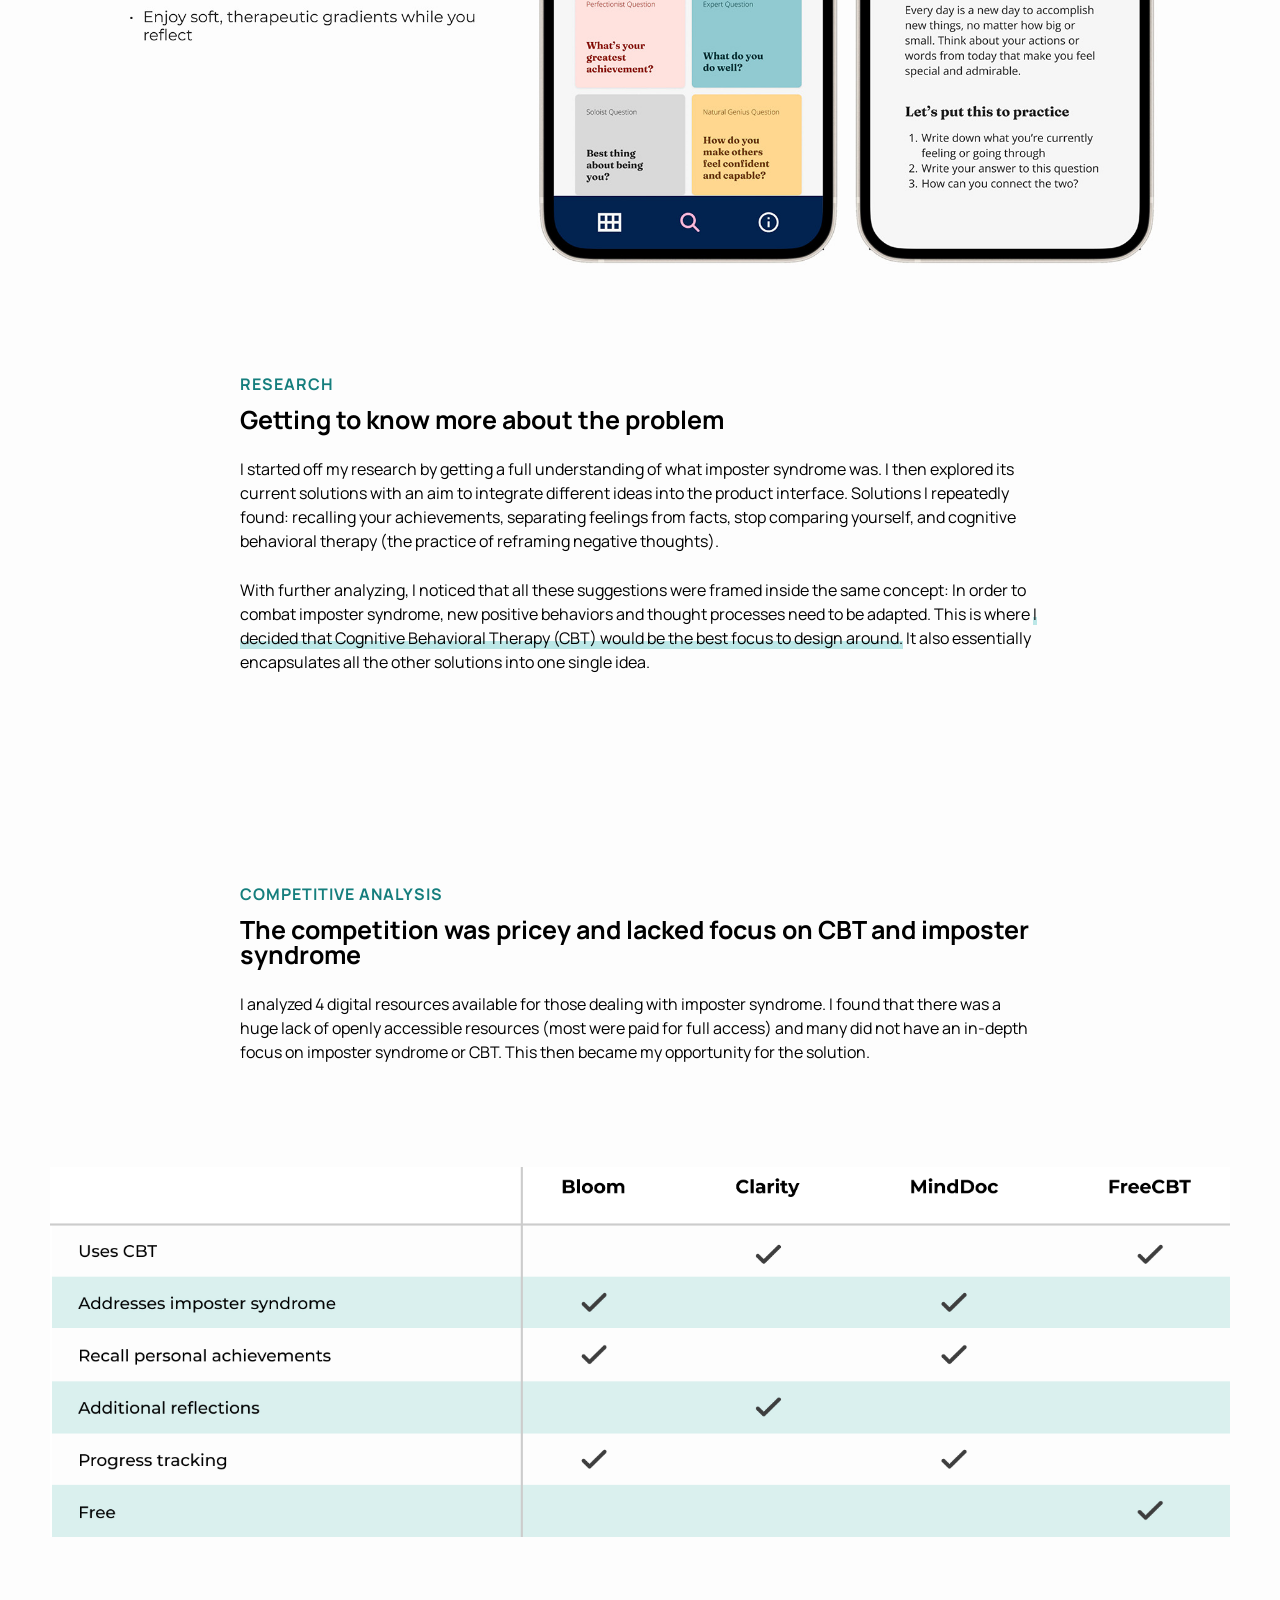
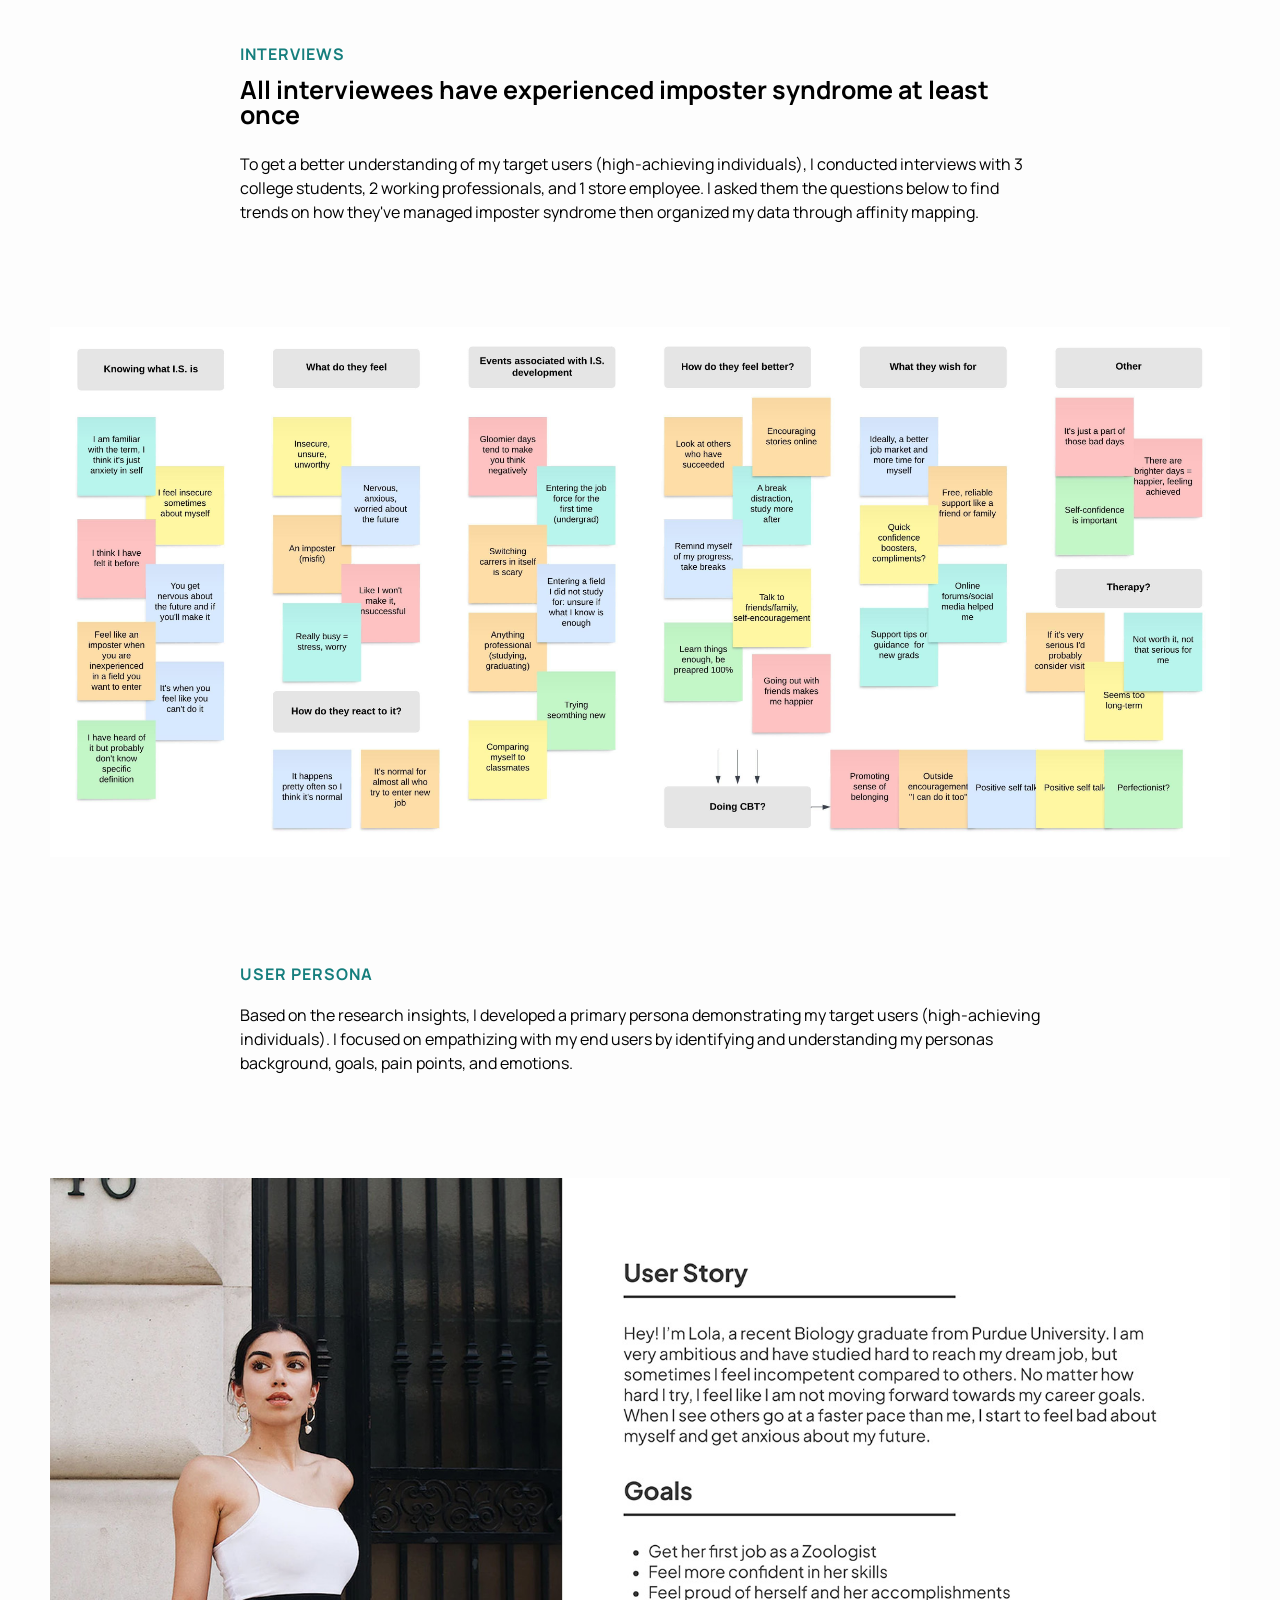
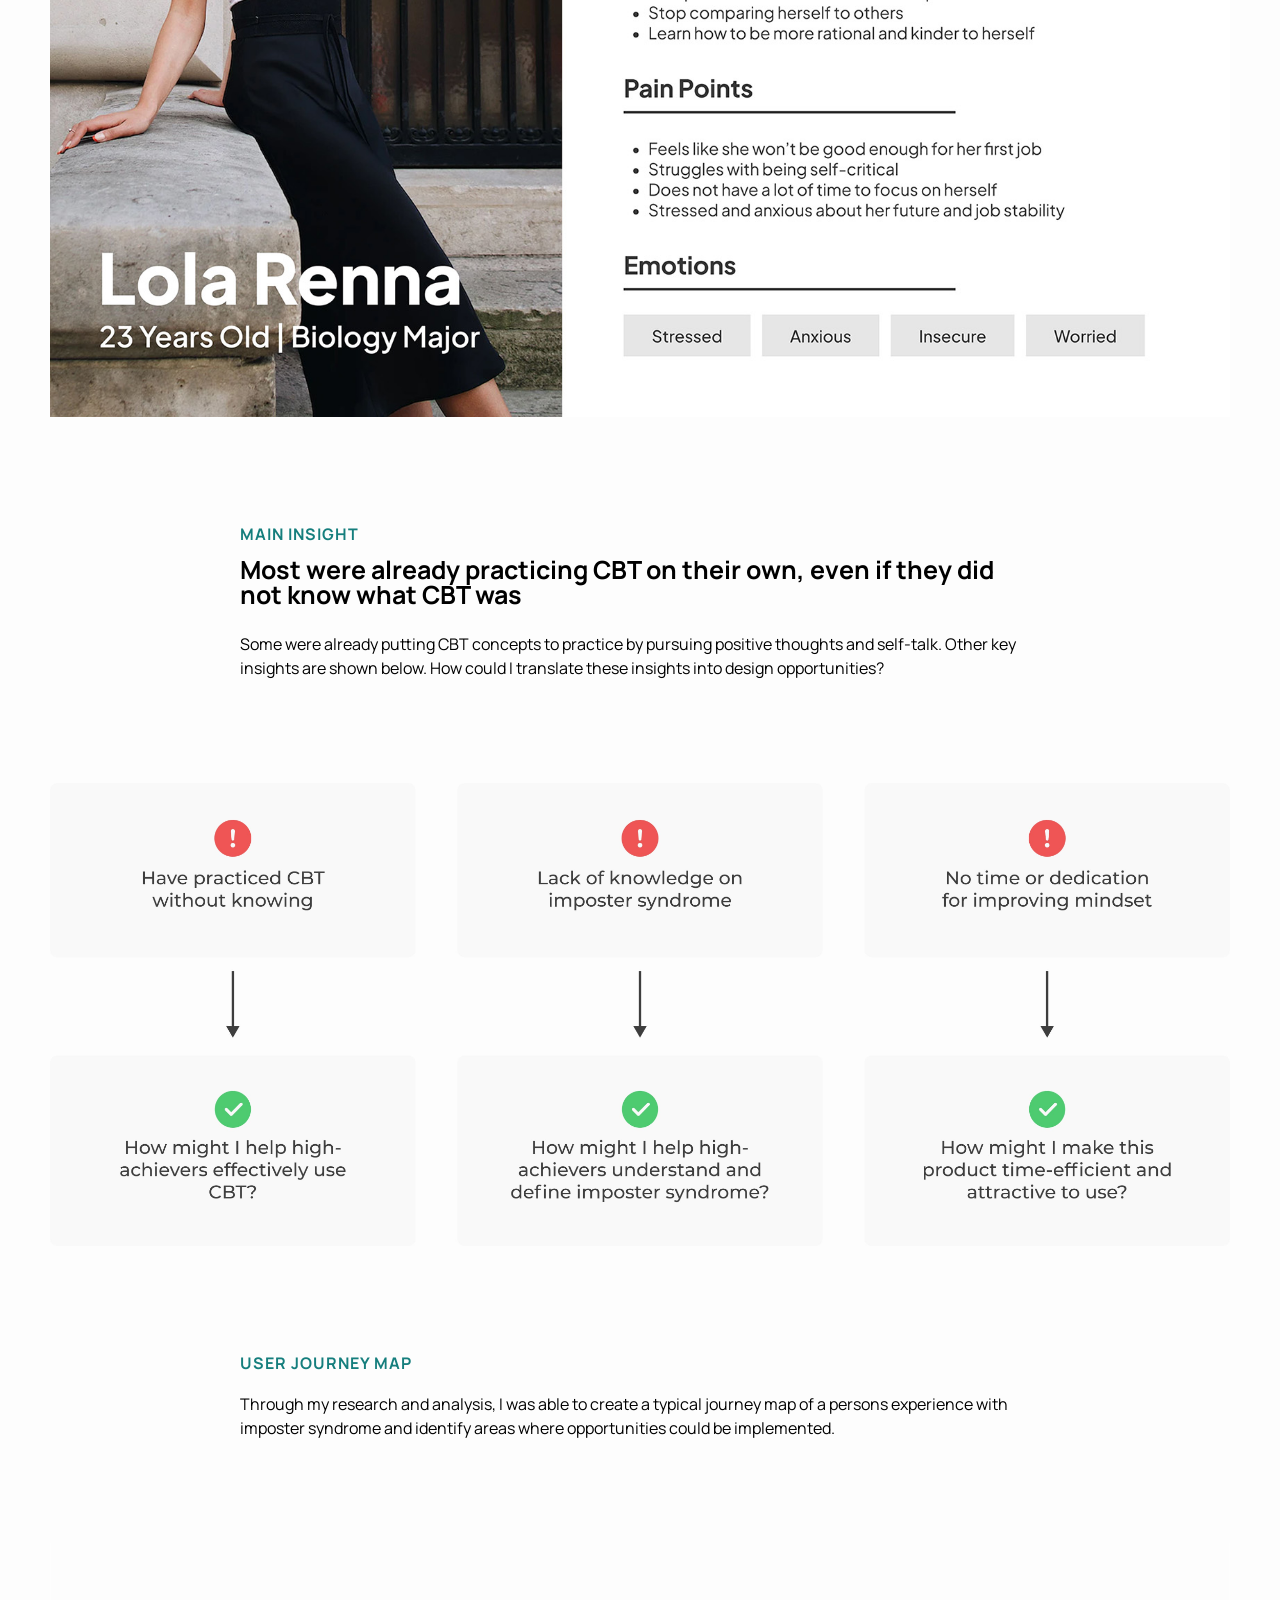
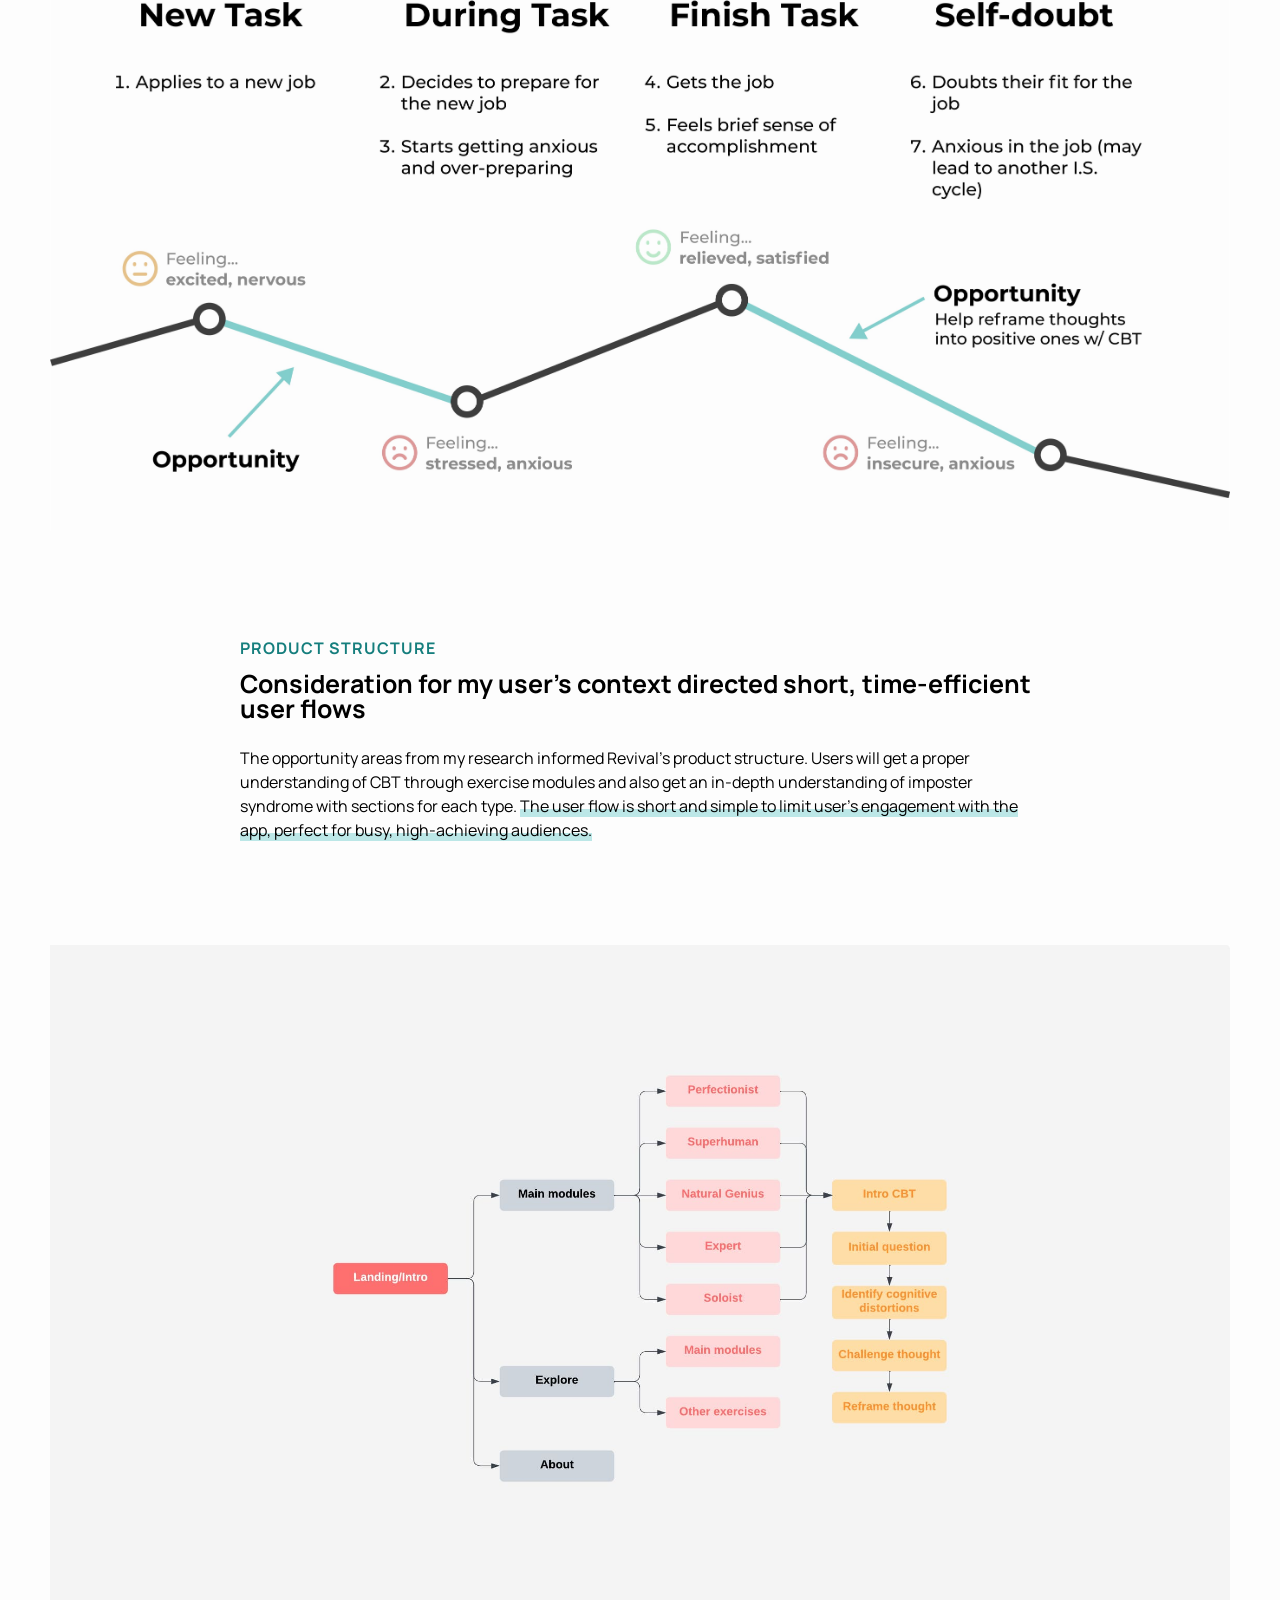
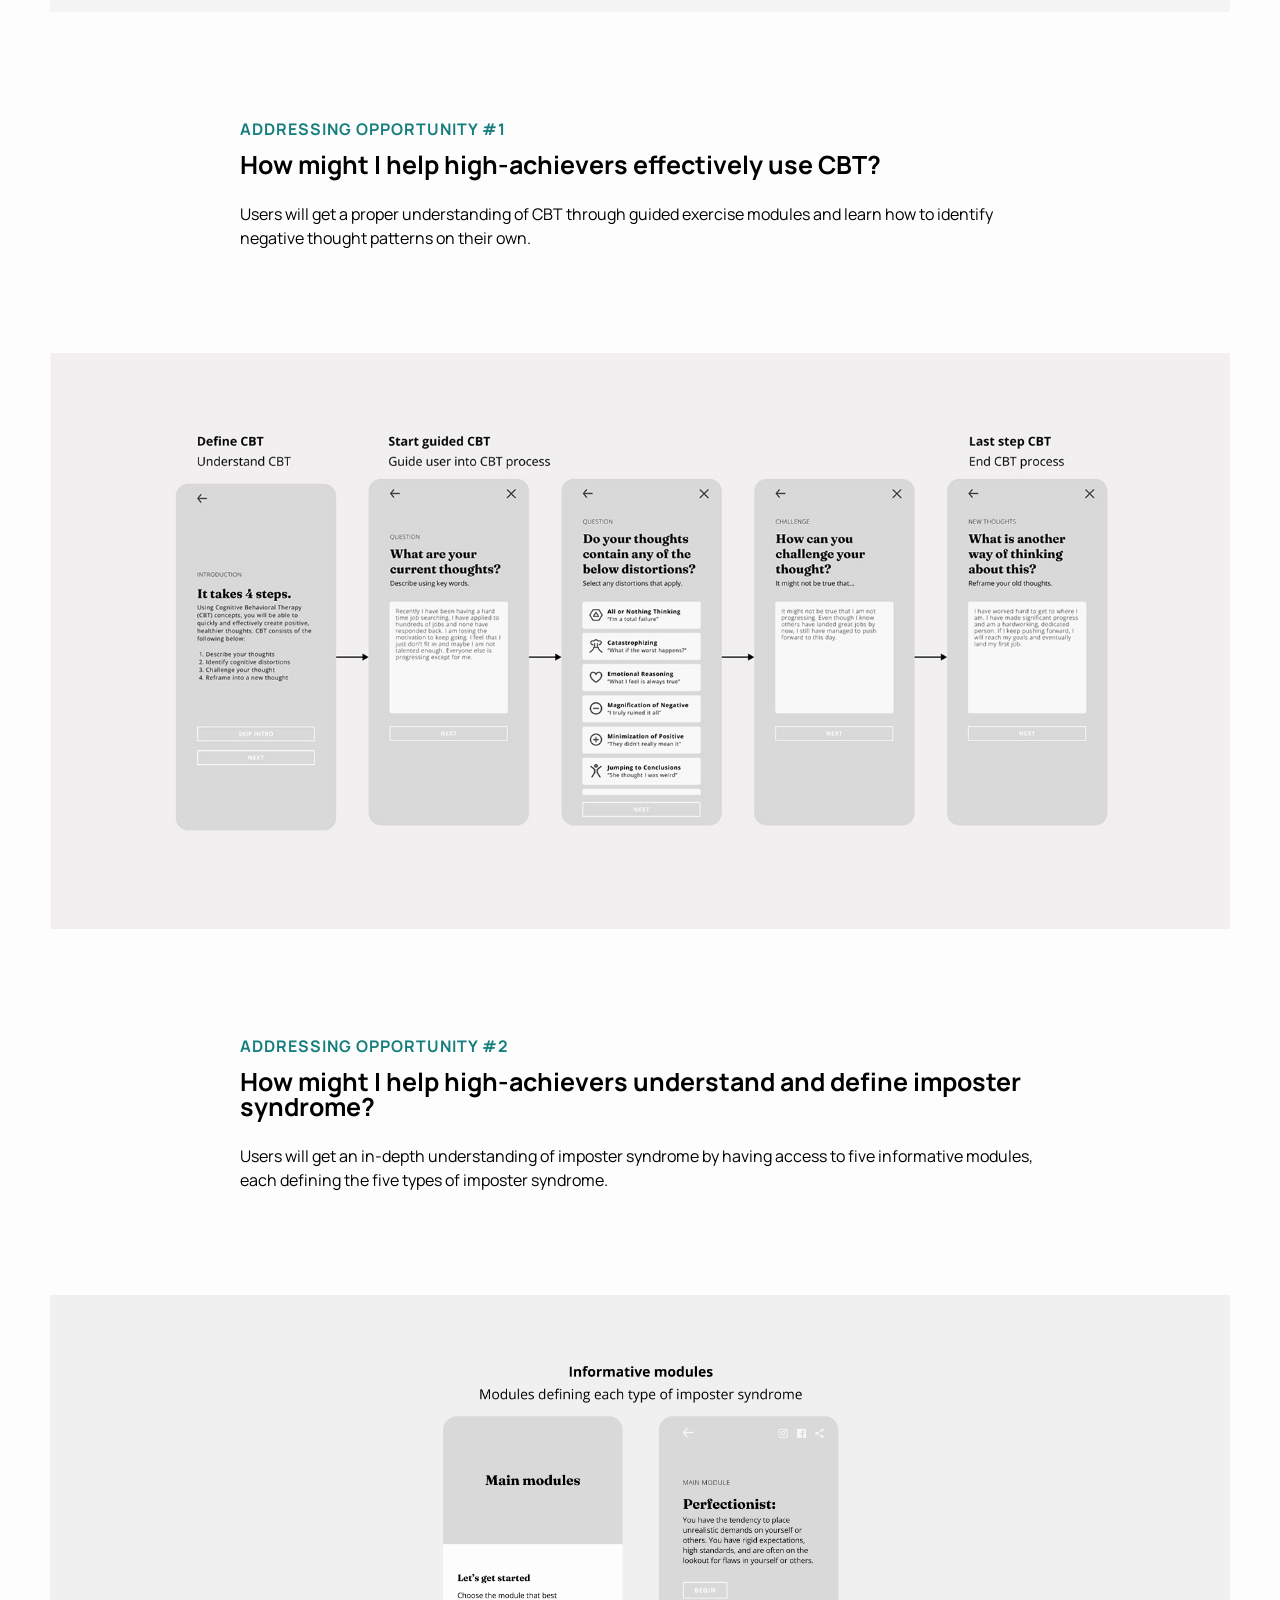
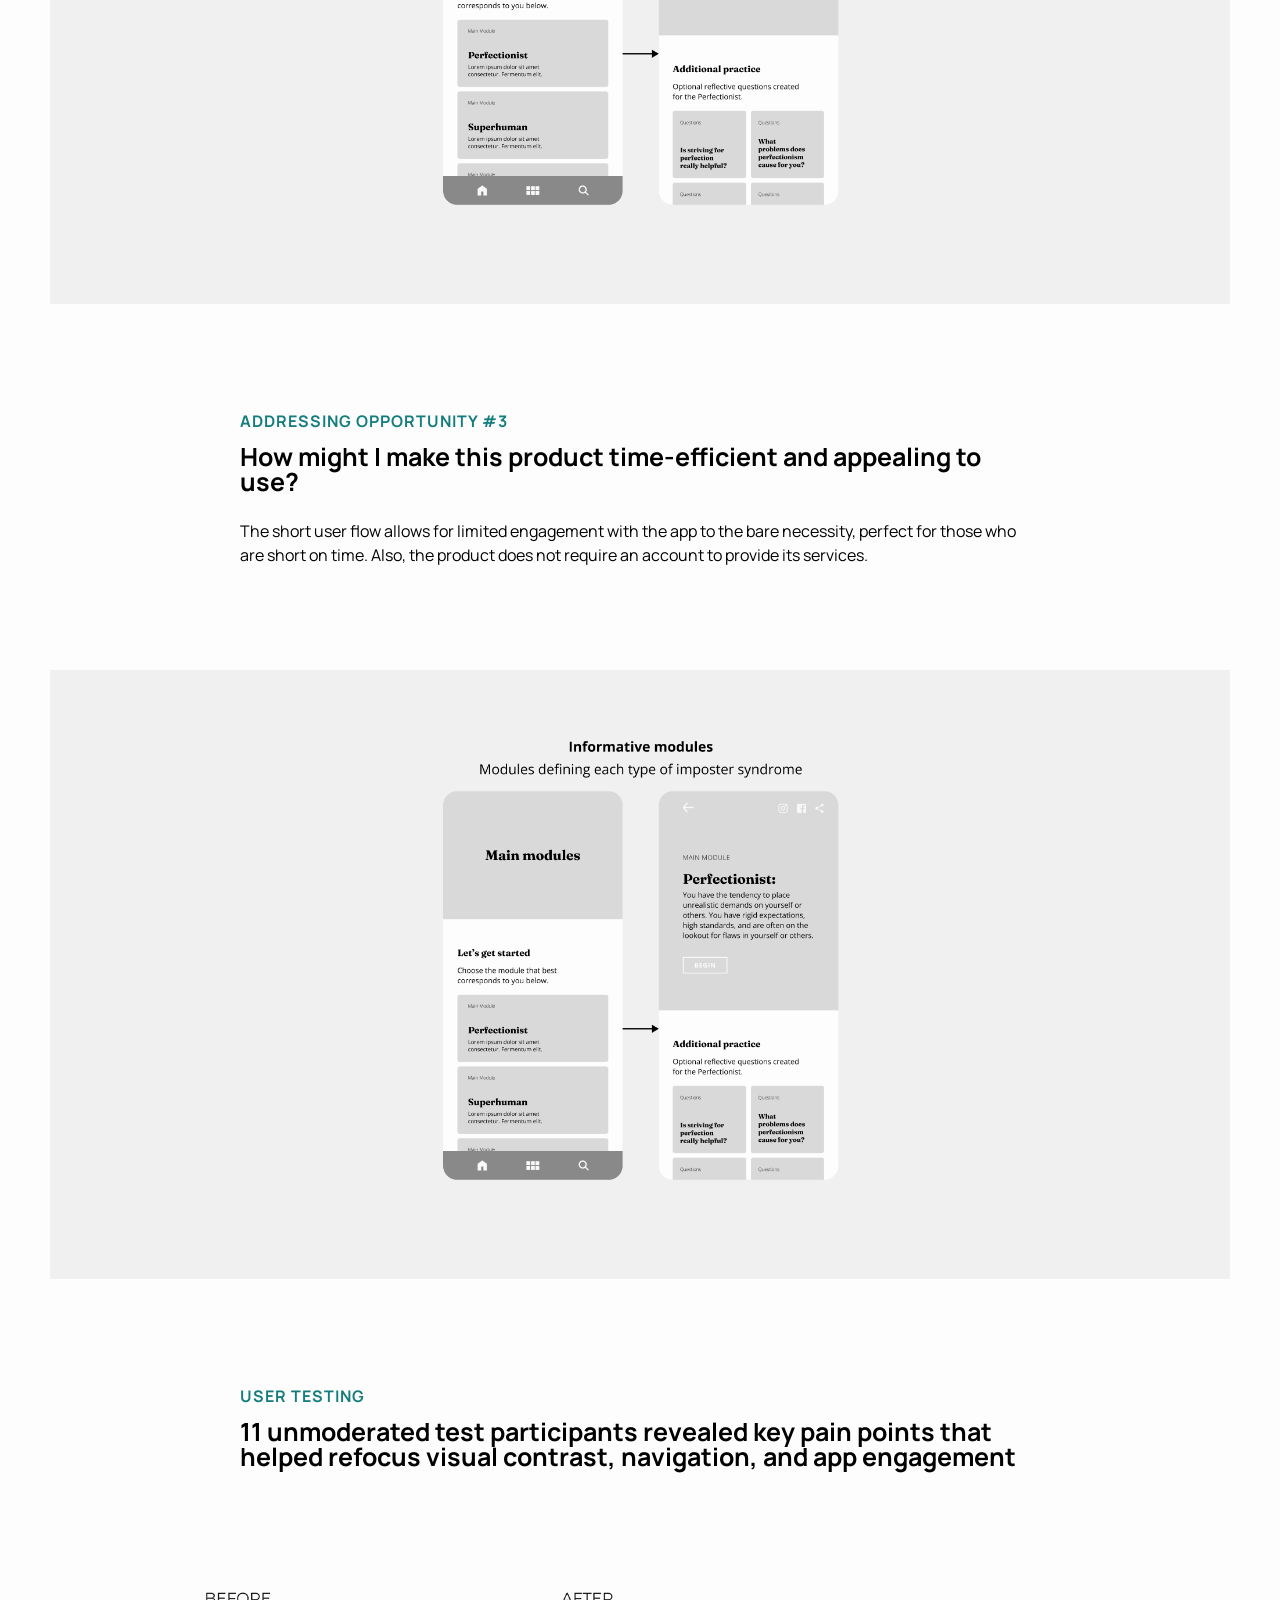
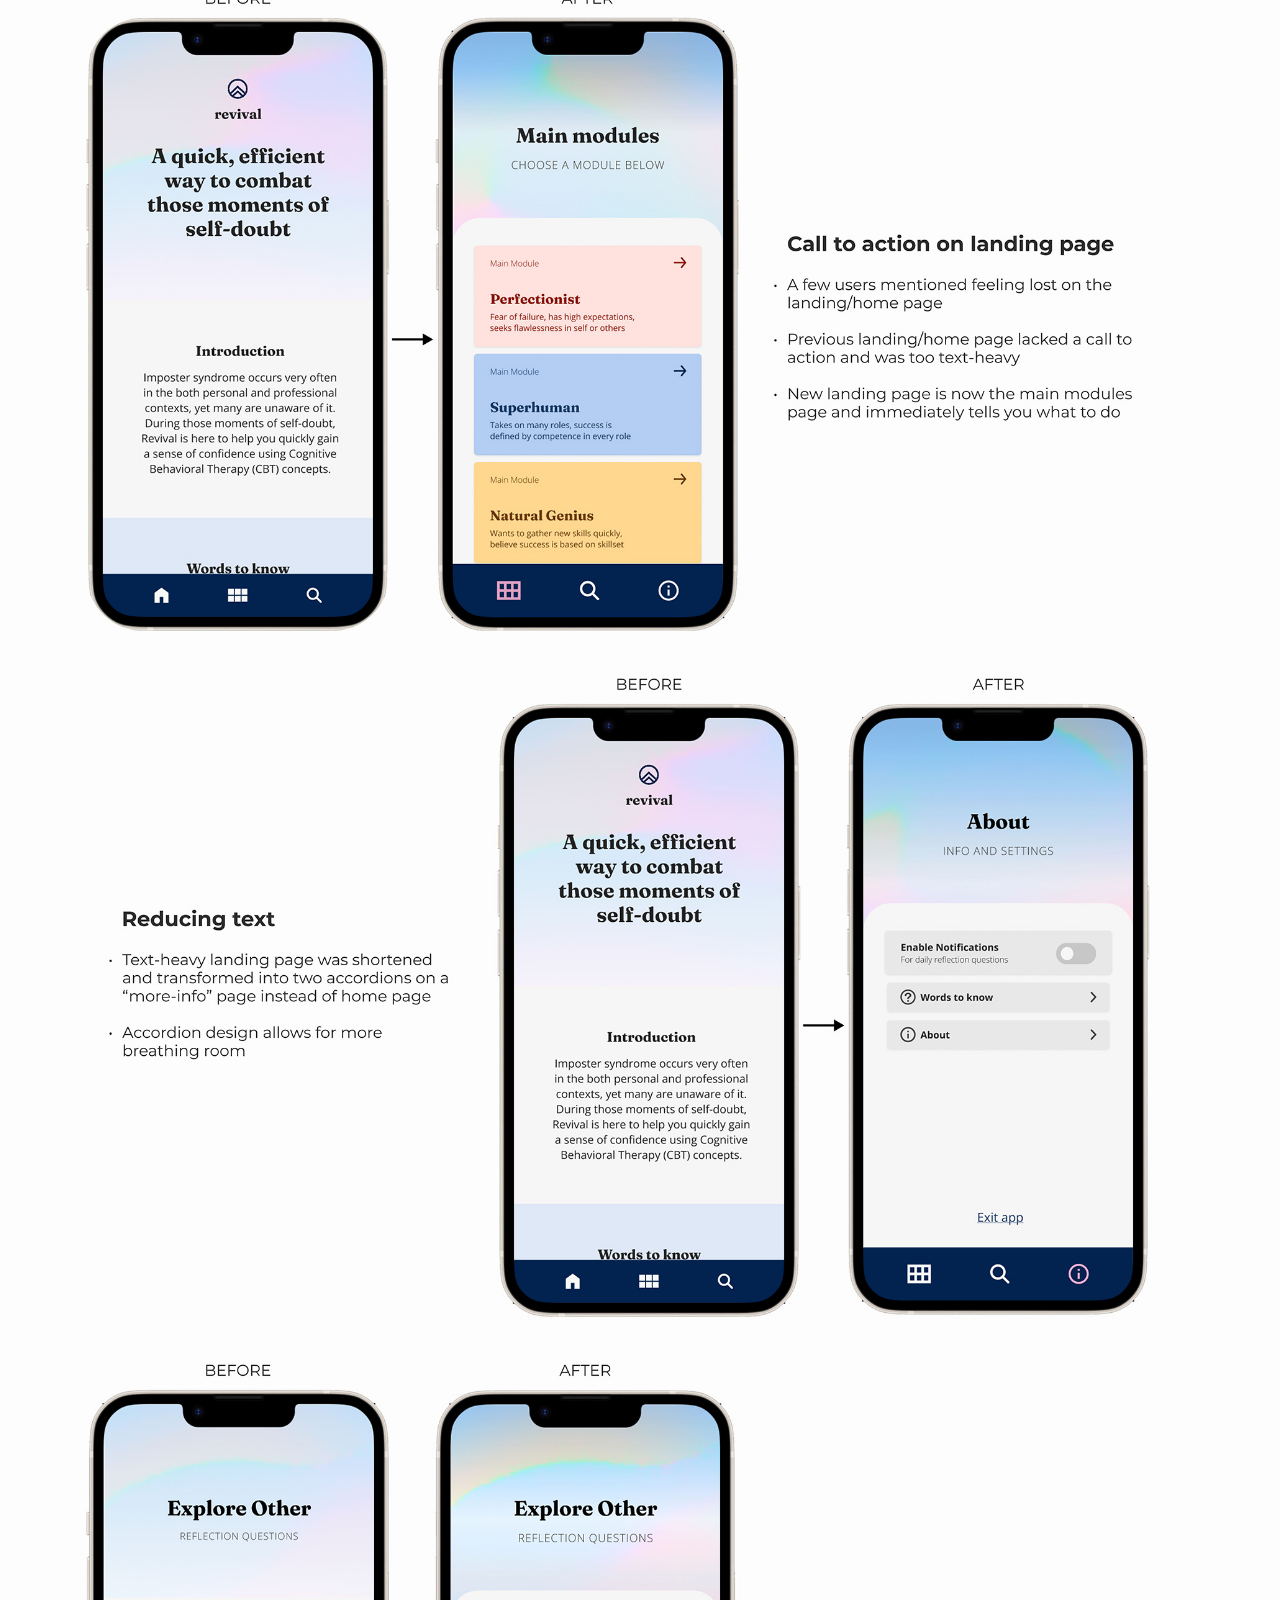
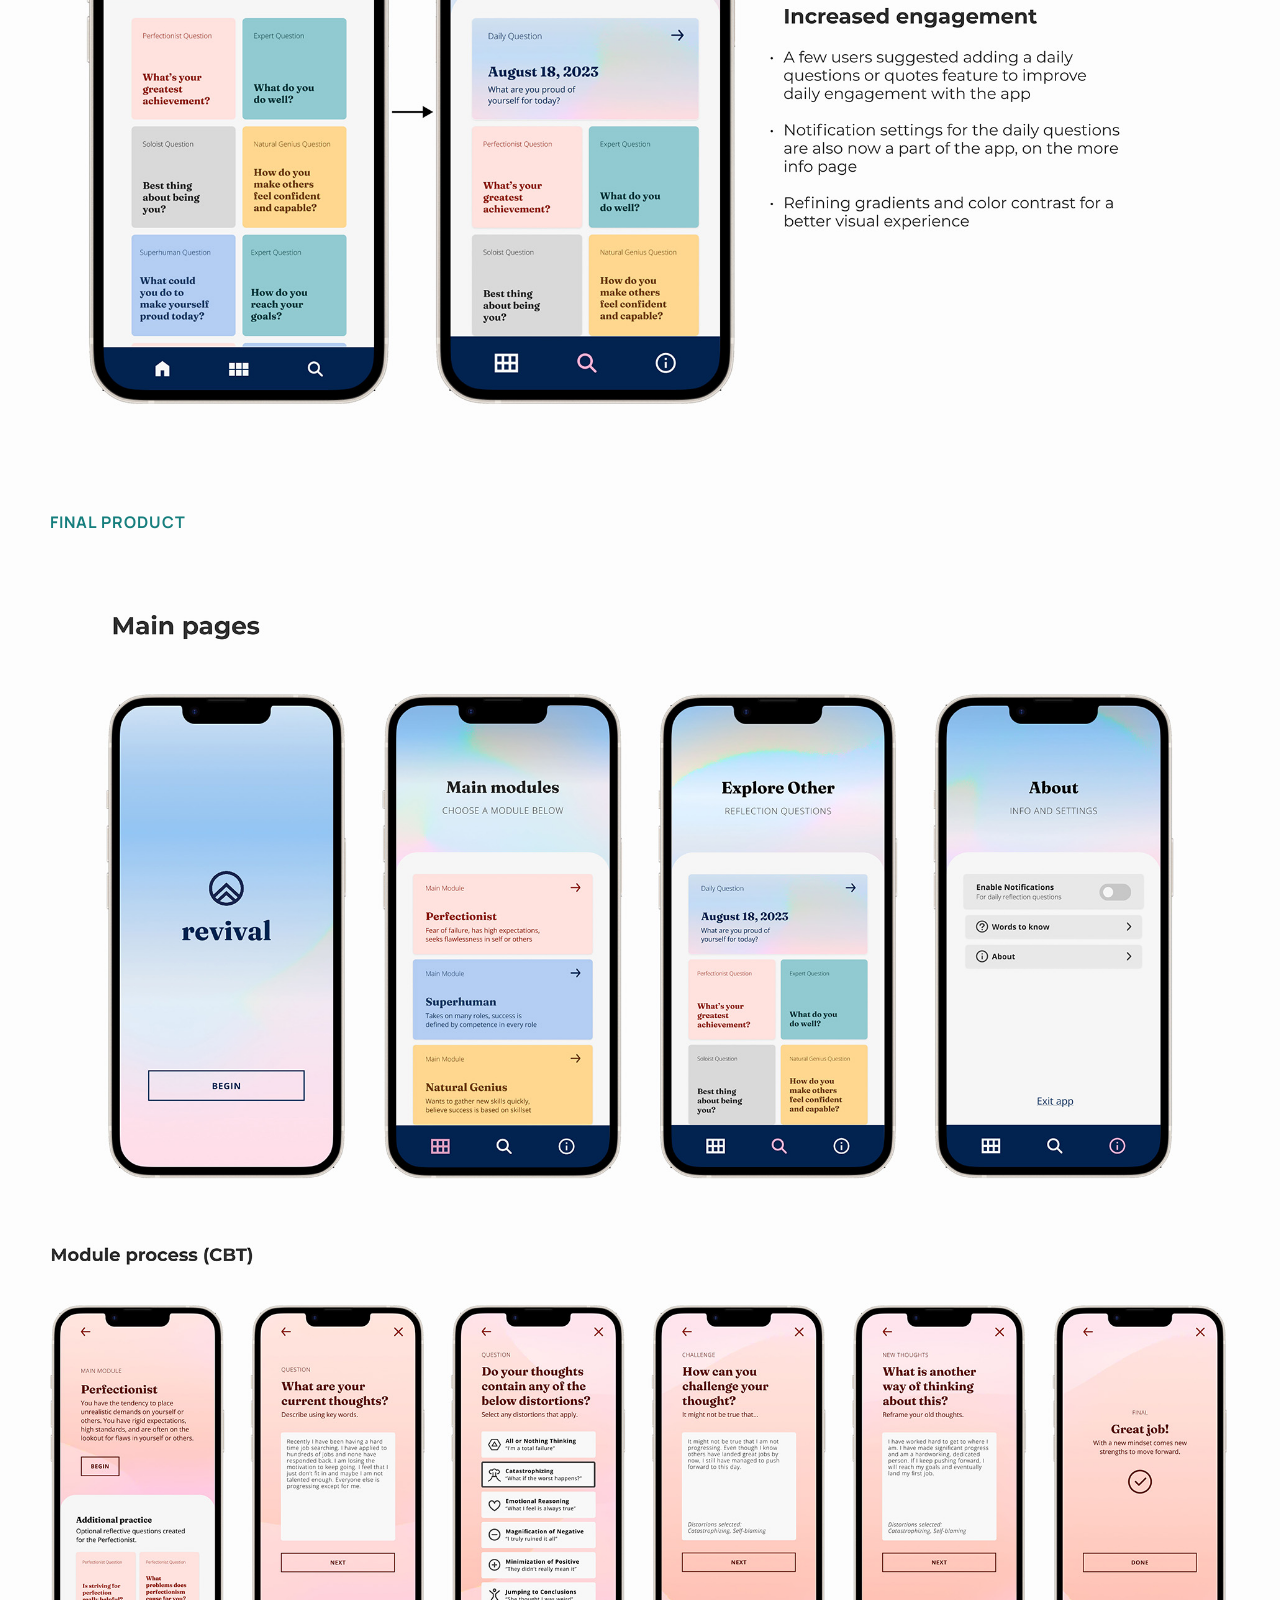
<file: projects/revival.html>
<!DOCTYPE html>
<html lang="en">
<head>
    <meta charset="UTF-8">
    <meta name="viewport" content="width=device-width, initial-scale=1.0">
    <link rel="preconnect" href="https://fonts.googleapis.com">
    <link rel="preconnect" href="https://fonts.gstatic.com" crossorigin>
    <link href="https://fonts.googleapis.com/css2?family=Manrope:wght@200..800&family=Space+Grotesk:wght@300..700&display=swap" rel="stylesheet">
    <link rel="stylesheet" type="text/css" href="../stylesheet.css"> 
    <title>Revival</title>
    <link rel="icon" type="image/x-icon" href="../images/favicon.png">
    <link rel="stylesheet" href="https://cdnjs.cloudflare.com/ajax/libs/font-awesome/4.7.0/css/font-awesome.min.css">    
    <script src="https://code.jquery.com/jquery-3.6.0.min.js"></script>
    
 
</head>
<body>
        <nav id="navbar">
      <a href="../index.html" id="navbar-logo"><img src="../images/logo.png" width="52px"></a>
      <input class="menu-btn" type="checkbox" id="menu-btn" />
      <label class="menu-icon" for="menu-btn"><span class="navicon"></span></label>
      <ul class="menu">
        <li><a href="../about.html">About</a></li>
        <li><a href="../images/Alina_Delcid_Resume_2024.pdf" target="_blank">Resume</a></li>
      </ul>
    </nav>

    
    
   <!-- <div id="cursor" class="cursor"></div> Creates cursor for cursor effect JS
    <nav id="navbar">
        <a href="index.html" id="navbar-logo"><img src="images/logo.png" width="55px"></a>
            <a href="about.html" class="navlink">About</a>
            <a href="images/MyResume.pdf" class="navlink" target="_blank">Resume</a>
    </nav>-->
    
<div class="body-wrapper-fade">
    <div class="body-wrapper">
    <div class="top-page-text">
        <h1>Revival</h1>
        <h4>UX/UI DESIGN PROJECT</h4>
    </div>

        
    <div class="image">
        <img src="../images/revival_thumb4.jpg" alt="App UI">
    </div>
            
        
        
        <div class="detailsBlock">
        <div class="detail-row">
        <div class="detail-column">
            <div class="detail-content">
                <div class="detail-headline">MY ROLE</div>
                <div class="detail-subtitle">UX/UI Design<br>UX Research<br>Product Design</div>
            </div>
        </div>
          <div class="detail-column">
            <div class="detail-content">
                <div class="detail-headline">DURATION</div>
                <div class="detail-subtitle">1 Month</div>
            </div>
        </div>    
        <div class="detail-column" id="third-detail-column">
            <div class="detail-content">
                <div class="detail-headline">TOOLS</div>
                <div class="detail-subtitle">Figma</div>
            </div>
        </div>
    </div>
        </div>
        
        
    <div class="content-wrapper">   
        <div class="introTextBlock">
        <h4 class="body-label">OVERVIEW</h4>
        <h1 class="body-h1">An app to help combat those moments of self-doubt</h1>    
            <p>Having dealt with repetitive doubts about my future and career, imposter syndrome has played a huge role in my life. <mark>Imposter syndrome is a behavioral health phenomenon described as self-doubt of intellect, skills, or accomplishments common among high-achieving individuals</mark> (<a href="https://www.ncbi.nlm.nih.gov/books/NBK585058/" target="_blank" style="color: #157E7D">National Library of Medicine</a>). This motivated me to create a product that could help high-achievers (within school, professional, and work settings) improve their personal outlooks.</p>    
        </div>
        
        
        
        <div class="centeredTextBlock">
        <h4 class="body-label">PROBLEM</h4>
        <h1 class="body-h1">No matter the achievements, successful people still doubt themselves</h1>    
        <p>Despite working hard and accomplishing great things for their personal and professional goals, high-achievers still experience moments of self-doubt. This led me to my main question: <mark>How might I help these high-achievers combat the negative thoughts they have of themselves?</mark></p>
        </div>
         <div class="body-image"> 
        </div>   
     
      
        <div class="centeredTextBlock">
        <h4 class="body-label">SOLUTION</h4>
        <h1 class="body-h1">Revival: An app that uses cognitive behavioral therapy (CBT) concepts to help users develop more rational, healthier thought patterns in response to self-doubt.</h1>    
        </div>
        <div class="body-image"> 
        <img src="../images/revival_solution1.jpg" alt="App UI">
        <img src="../images/revival_solution2.jpg" alt="App UI">    
        </div>   
        
        
        <div class="centeredTextBlock">
        <h4 class="body-label">RESEARCH</h4>
        <h1 class="body-h1">Getting to know more about the problem</h1>    
        <p>I started off my research by getting a full understanding of what imposter syndrome was. I then explored its current solutions with an aim to integrate different ideas into the product interface. Solutions I repeatedly found: recalling your achievements, separating feelings from facts, stop comparing yourself, and cognitive behavioral therapy (the practice of reframing negative thoughts).<br class="body-br"> <br class="body-br">
        With further analyzing, I noticed that all these suggestions were framed inside the same concept: In order to combat imposter syndrome, new positive behaviors and thought processes need to be adapted. This is where <mark>I decided that Cognitive Behavioral Therapy (CBT) would be the best focus to design around.</mark> It also essentially encapsulates all the other solutions into one single idea.
        </p>  
        </div>
        <div class="body-image"> 
        </div> 
        
        
        <div class="centeredTextBlock">
        <h4 class="body-label">COMPETITIVE ANALYSIS</h4>
        <h1 class="body-h1">The competition was pricey and lacked focus on CBT and imposter syndrome</h1>    
        <p>I analyzed 4 digital resources available for those dealing with imposter syndrome. I found that there was a huge lack of openly accessible resources (most were paid for full access) and many did not have an in-depth focus on imposter syndrome or CBT. This then became my opportunity for the solution.
        </p>
        </div>
        <div class="body-image"> 
        <img src="../images/revival_competitveanalysis.jpg" alt="Competitive Analysis">
        </div>   
        
        
        <div class="centeredTextBlock">
        <h4 class="body-label">INTERVIEWS</h4>
        <h1 class="body-h1">All interviewees have experienced imposter syndrome at least once</h1>    
        <p>To get a better understanding of my target users (high-achieving individuals), I conducted interviews with 3 college students, 2 working professionals, and 1 store employee. I asked them the questions below to find trends on how they've managed imposter syndrome then organized my data through affinity mapping.
        </p>
        </div>
        <div class="body-image"> 
        <img src="../images/revival_affinitymap.jpeg" alt="Affinity map">
        </div>   
        
        <div class="centeredTextBlock">
        <h4 class="body-label">USER PERSONA</h4>
        <p>Based on the research insights, I developed a primary persona demonstrating my target users (high-achieving individuals). I focused on empathizing with my end users by identifying and understanding my personas background, goals, pain points, and emotions.
        </p>
        </div>
        <div class="body-image"> 
        <img src="../images/revival_persona.jpg" alt="Persona Profile">
        </div>  
        
        
       
        <div class="centeredTextBlock">
        <h4 class="body-label">MAIN INSIGHT</h4>
        <h1 class="body-h1">Most were already practicing CBT on their own, even if they did not know what CBT was</h1>    
        <p>Some were already putting CBT concepts to practice by pursuing positive thoughts and self-talk. Other key insights are shown below. How could I translate these insights into design opportunities?
        </p>
        </div>
        <div class="body-image"> 
        <img src="../images/revival_insights.jpg" alt="Insights chart">
        </div>   
        
        
        <div class="centeredTextBlock">
        <h4 class="body-label">USER JOURNEY MAP</h4>
        <p>Through my research and analysis, I was able to create a typical journey map of a persons experience with imposter syndrome and identify areas where opportunities could be implemented.
        </p>
        </div>
        <div class="body-image"> 
        <img src="../images/revival_journeymap.jpg" alt="User journey map">
        </div>  
        
        <div class="centeredTextBlock">
        <h4 class="body-label">PRODUCT STRUCTURE</h4>
        <h1 class="body-h1">Consideration for my user's context directed short, time-efficient user flows</h1>    
        <p>The opportunity areas from my research informed Revival's product structure. Users will get a proper understanding of CBT through exercise modules and also get an in-depth understanding of imposter syndrome with sections for each type. <mark>The user flow is short and simple to limit user's engagement with the app, perfect for busy, high-achieving audiences.</mark>
        </p>
        </div>
        <div class="body-image"> 
        <img src="../images/revival_systemarchitect.jpeg" alt="Product structure map">
        </div>   
        
        
        
        <div class="centeredTextBlock">
        <h4 class="body-label">ADDRESSING OPPORTUNITY #1</h4>
        <h1 class="body-h1">How might I help high-achievers effectively use CBT?</h1>    
        <p>Users will get a proper understanding of CBT through guided exercise modules and learn how to identify negative thought patterns on their own.
        </p>
        </div>
        <div class="body-image"> 
        <img src="../images/revival_lowfi3.jpg" alt="Low-Fi Wireframe">
        </div>   
        
        
        <div class="centeredTextBlock">
        <h4 class="body-label">ADDRESSING OPPORTUNITY #2</h4>
        <h1 class="body-h1">How might I help high-achievers understand and define imposter syndrome?</h1>    
        <p>Users will get an in-depth understanding of imposter syndrome by having access to five informative modules, each defining the five types of imposter syndrome.
        </p>
        </div>
        <div class="body-image"> 
        <img src="../images/revival_lowfi1.png" alt="Low-Fi Wireframe">
        </div>   
        
        
        <div class="centeredTextBlock">
        <h4 class="body-label">ADDRESSING OPPORTUNITY #3</h4>
        <h1 class="body-h1">How might I make this product time-efficient and appealing to use? </h1>    
        <p>The short user flow allows for limited engagement with the app to the bare necessity, perfect for those who are short on time. Also, the product does not require an account to provide its services.
        </p>
        </div>
        <div class="body-image"> 
        <img src="../images/revival_lowfi1.png" alt="Low-Fi Wireframe">
        </div>   
        
        
        <div class="centeredTextBlock">
        <h4 class="body-label">USER TESTING</h4>
        <h1 class="body-h1">11 unmoderated test participants revealed key pain points that helped refocus visual contrast, navigation, and app engagement</h1>    
        </div>
        <div class="body-image"> 
        <img src="../images/revival_iteration1.jpg" alt="App Revised UI">
        <img src="../images/revival_iteration2.jpg" alt="App Revised UI">  
        <img src="../images/revival_iteration3.jpg" alt="App Revised UI">            
        </div>   

        
        <div class="textBlock">
        <h4 class="body-label">FINAL PRODUCT</h4>  
        </div>
        <div class="body-image"> 
        <img src="../images/revival_FINALSMainScreens.jpg" alt="App UI">
        <img src="../images/revival_FINALSModuleScreens.jpg" alt="App UI">  
        <img src="../images/revival_FINALSQuestionsScreens.jpg" alt="App UI">            
        </div>   
        
        
        
        <div class="centeredTextBlock">
        <h4 class="body-label">STYLE GUIDE</h4>
        <h1 class="body-h1">Considering accessibility through color choices</h1>    
        <p>The product's visual design is accentuated by soothing gradients that evoke a bright, relaxing feeling for those who come feeling doubtful of themselves. Moreover, I made this system with accessibility in mind, ensuring that <mark>each card and module met a minimum web color contrast ratio of 4:1.</mark>
        </p>
        </div>
        <div class="body-image"> 
        <img src="../images/revival_designsystem.jpg" alt="Style Guide">
        </div>   
        
        
        
        
        <div class="centeredTextBlock">
        <h4 class="body-label">PROJECT TAKEAWAYS</h4>
        
        <p><mark>I learned:</mark> How important thorough research is for empathizing with your target audience. This project was challenging due to the amount of phycological/scientific research I had to do. Despite the challenge, I found that the more I knew, the more I could understand the hardships and emotions that my target audience was going through.<br class="body-br"><br class="body-br">

            <mark>I improved:</mark> My visual design skills for creating a user-friendly experience that meets web content accessibility standards. This project allowed me to learn about web color contrast ratios and other visual guidelines for accessibility. <br class="body-br"><br class="body-br">

            <mark>Future steps:</mark> I would love to have quantitative data to measure the impact and value of my product. What is the conversion rate? How satisfied are my users? How does my product meet business-oriented goals? Knowing this would allow for further iteration.
        </p>   
        </div>

        
    <div class="pagination">
        <button id="prevProject">
            <h1><span>&larr;</span> Previous Project</h1>
        </button>
        <button id="nextProject">
            <h1>Next Project <span>&rarr;</span></h1>
        </button>
    </div>
 
</div>
</div>       
</div>  
    
    
 <footer id="footer">
    <p>Designed and coded by Alina Delcid • 2024</p>
    <a href="https://www.linkedin.com/in/alinadelcid/" target="_blank"><i class="fa fa-linkedin-square" style="font-size:34px"></i></a>
</footer>   
    
    
    
    
    <script src="../script.js"></script>
</body>
</html>
</file>
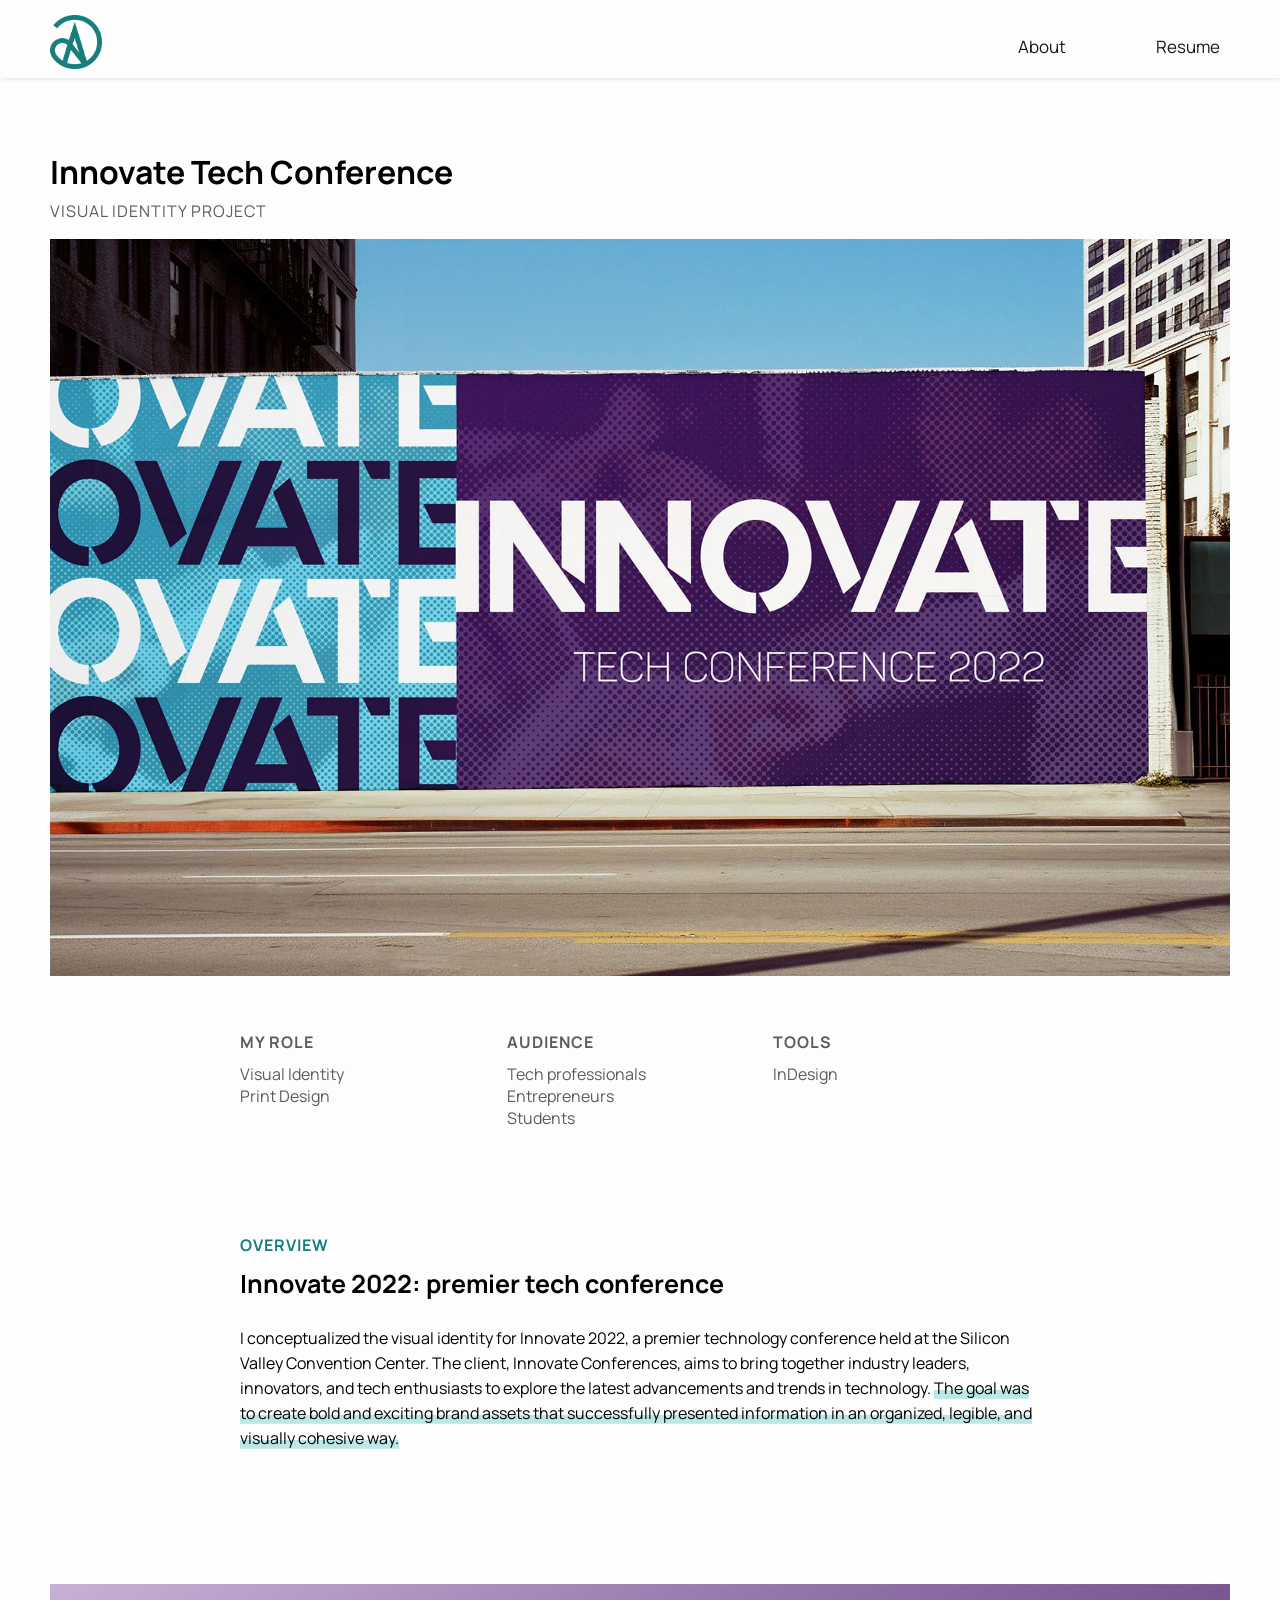
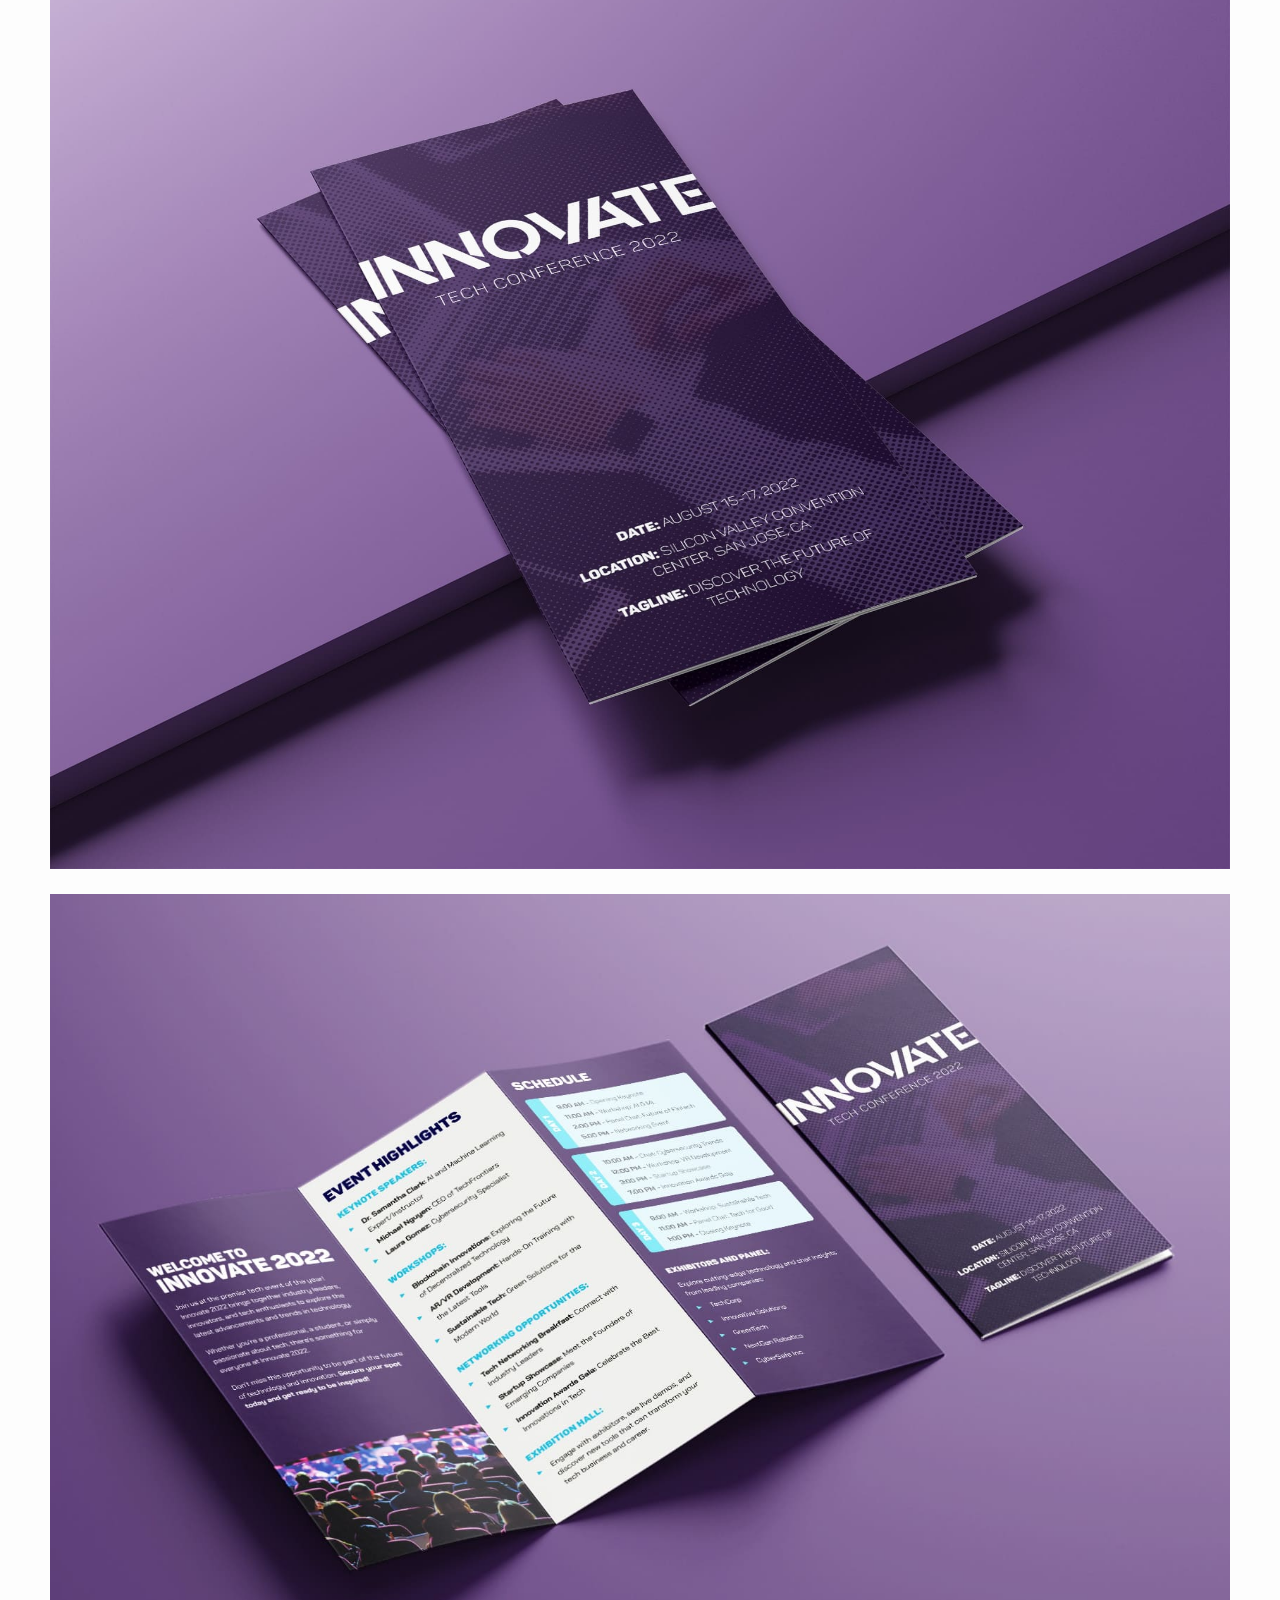
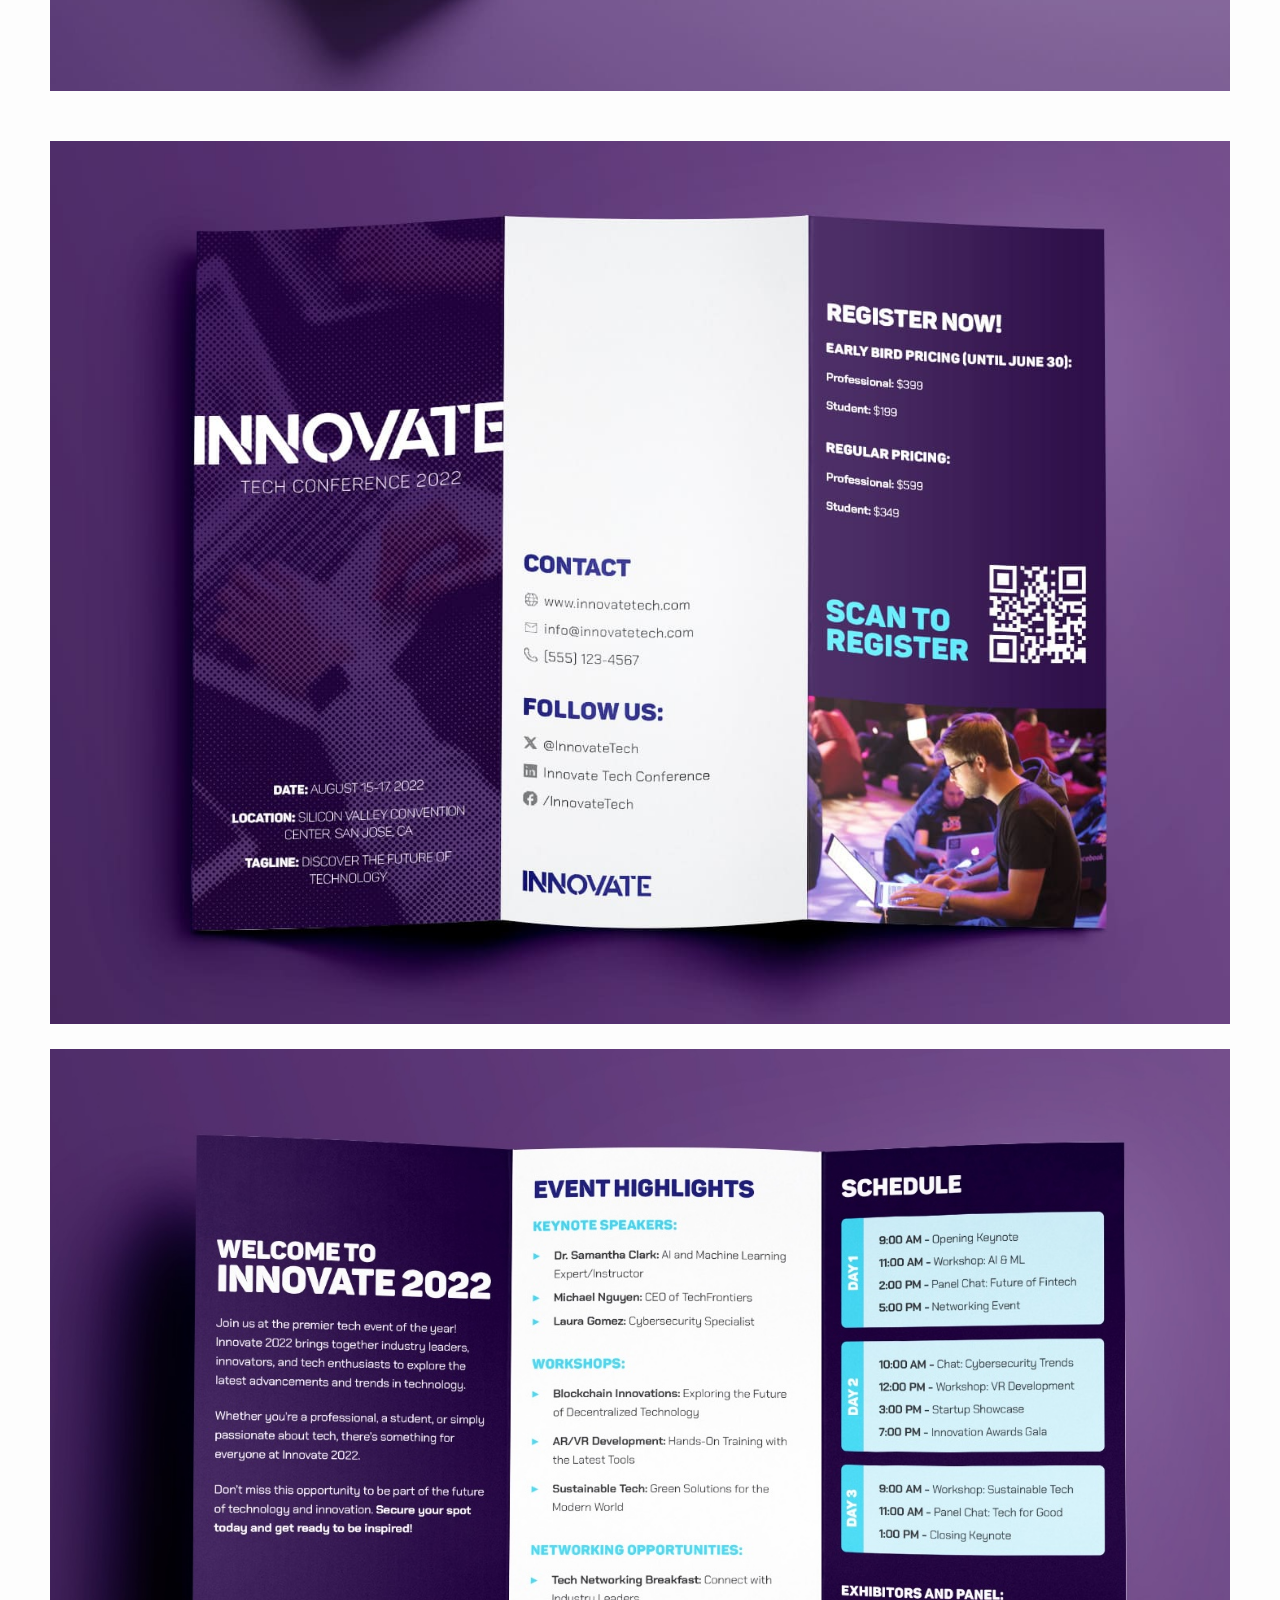
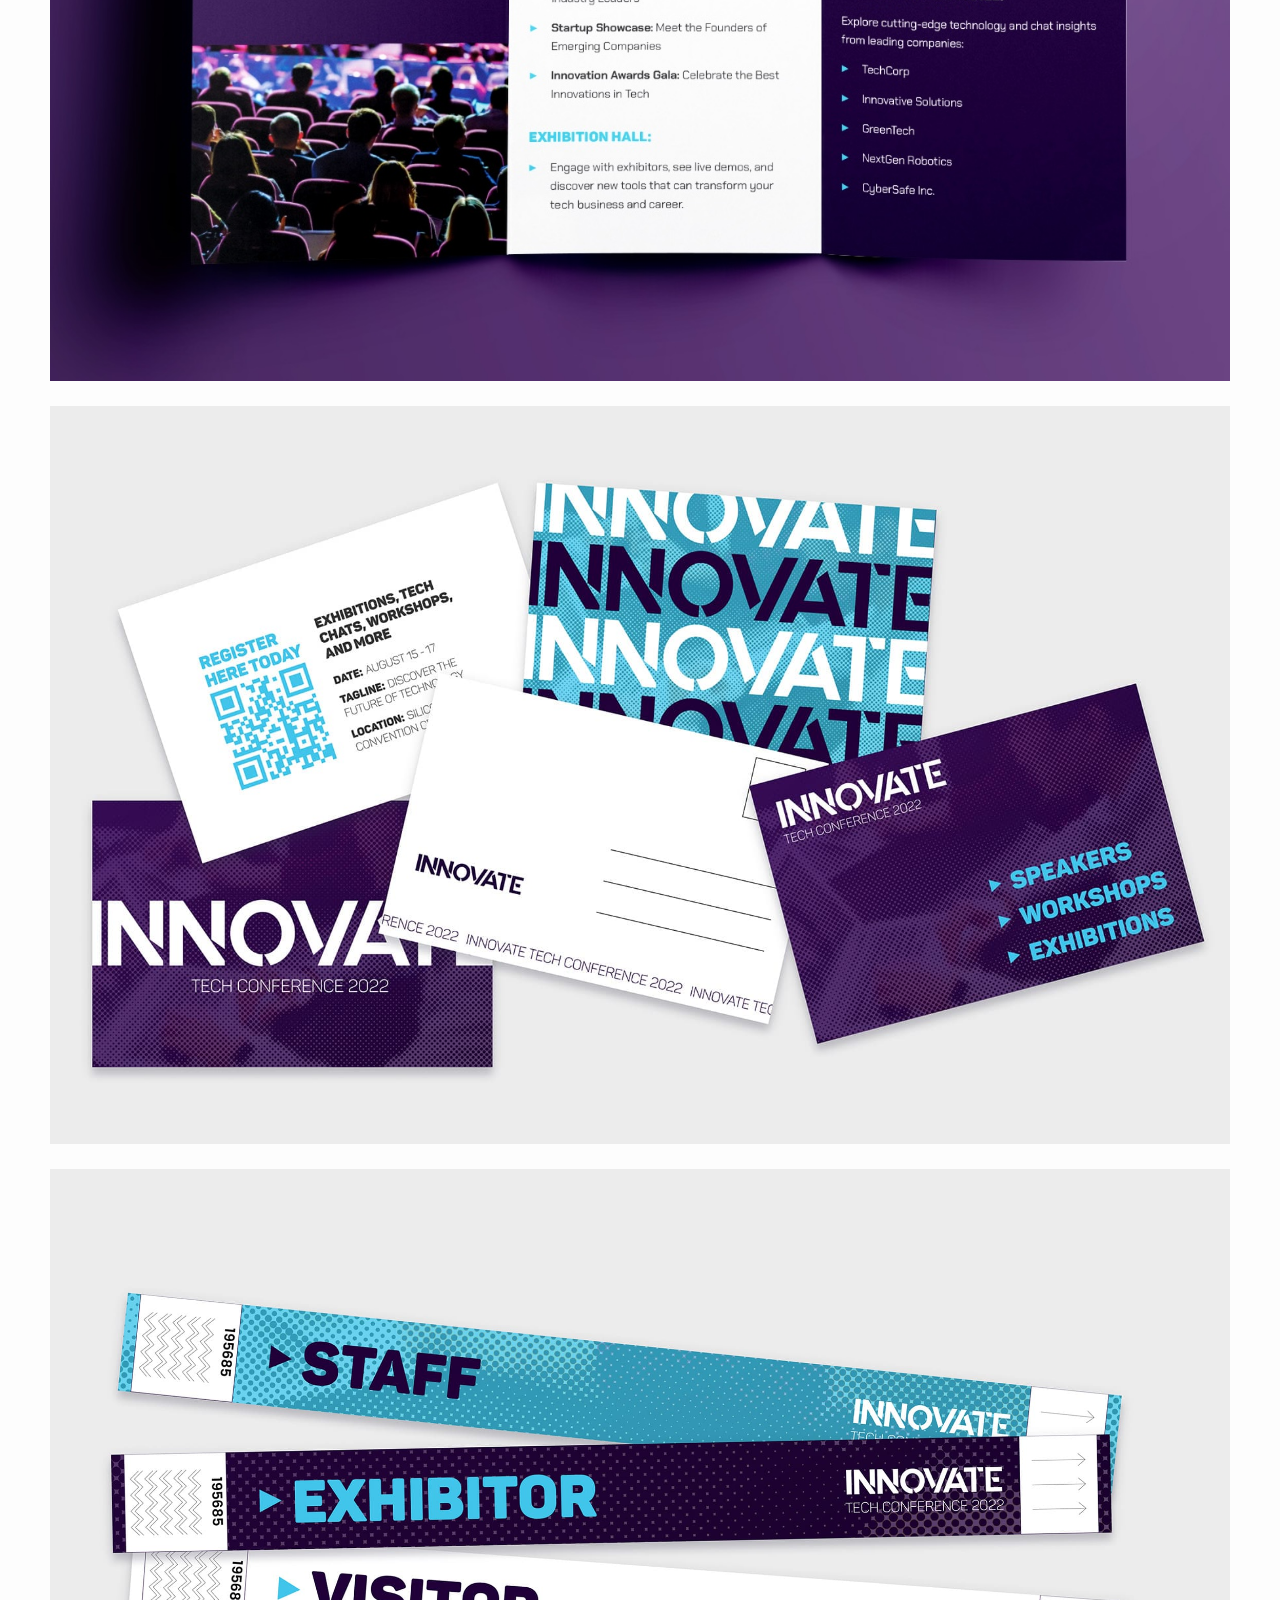
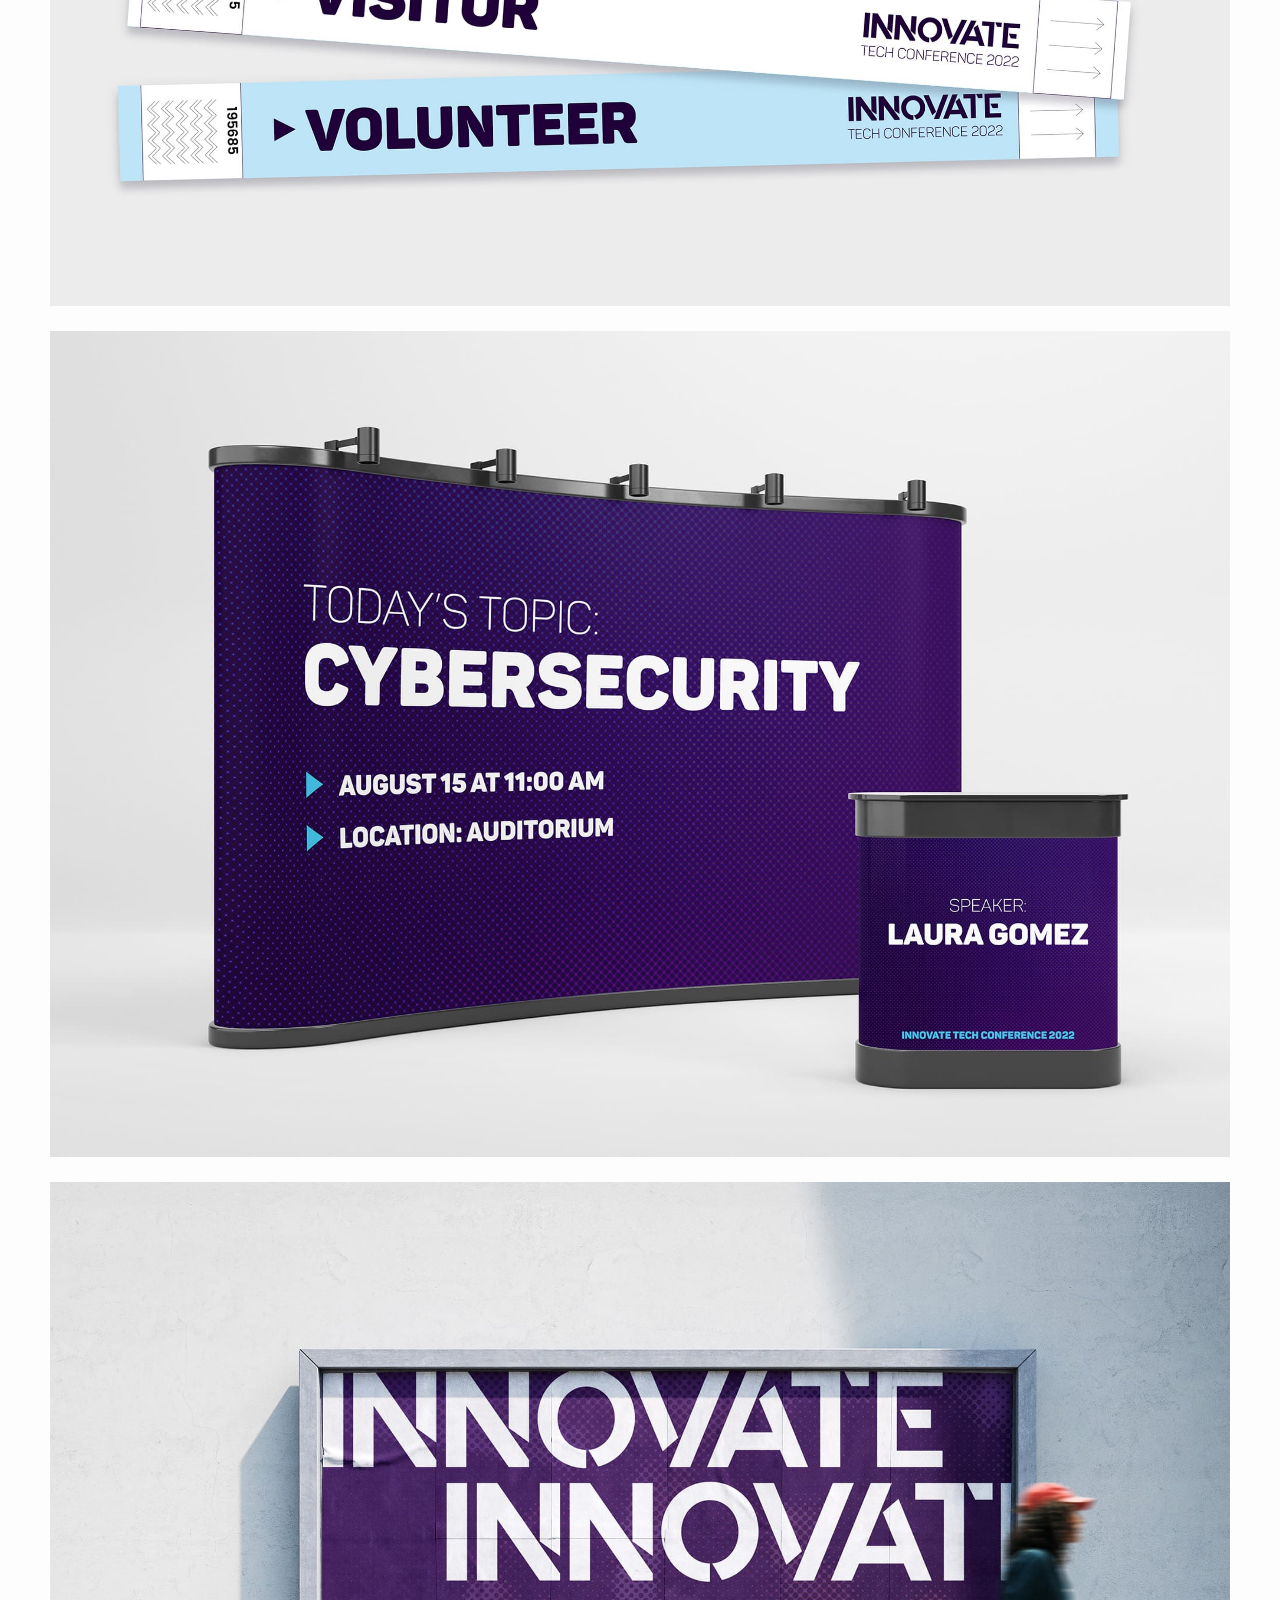
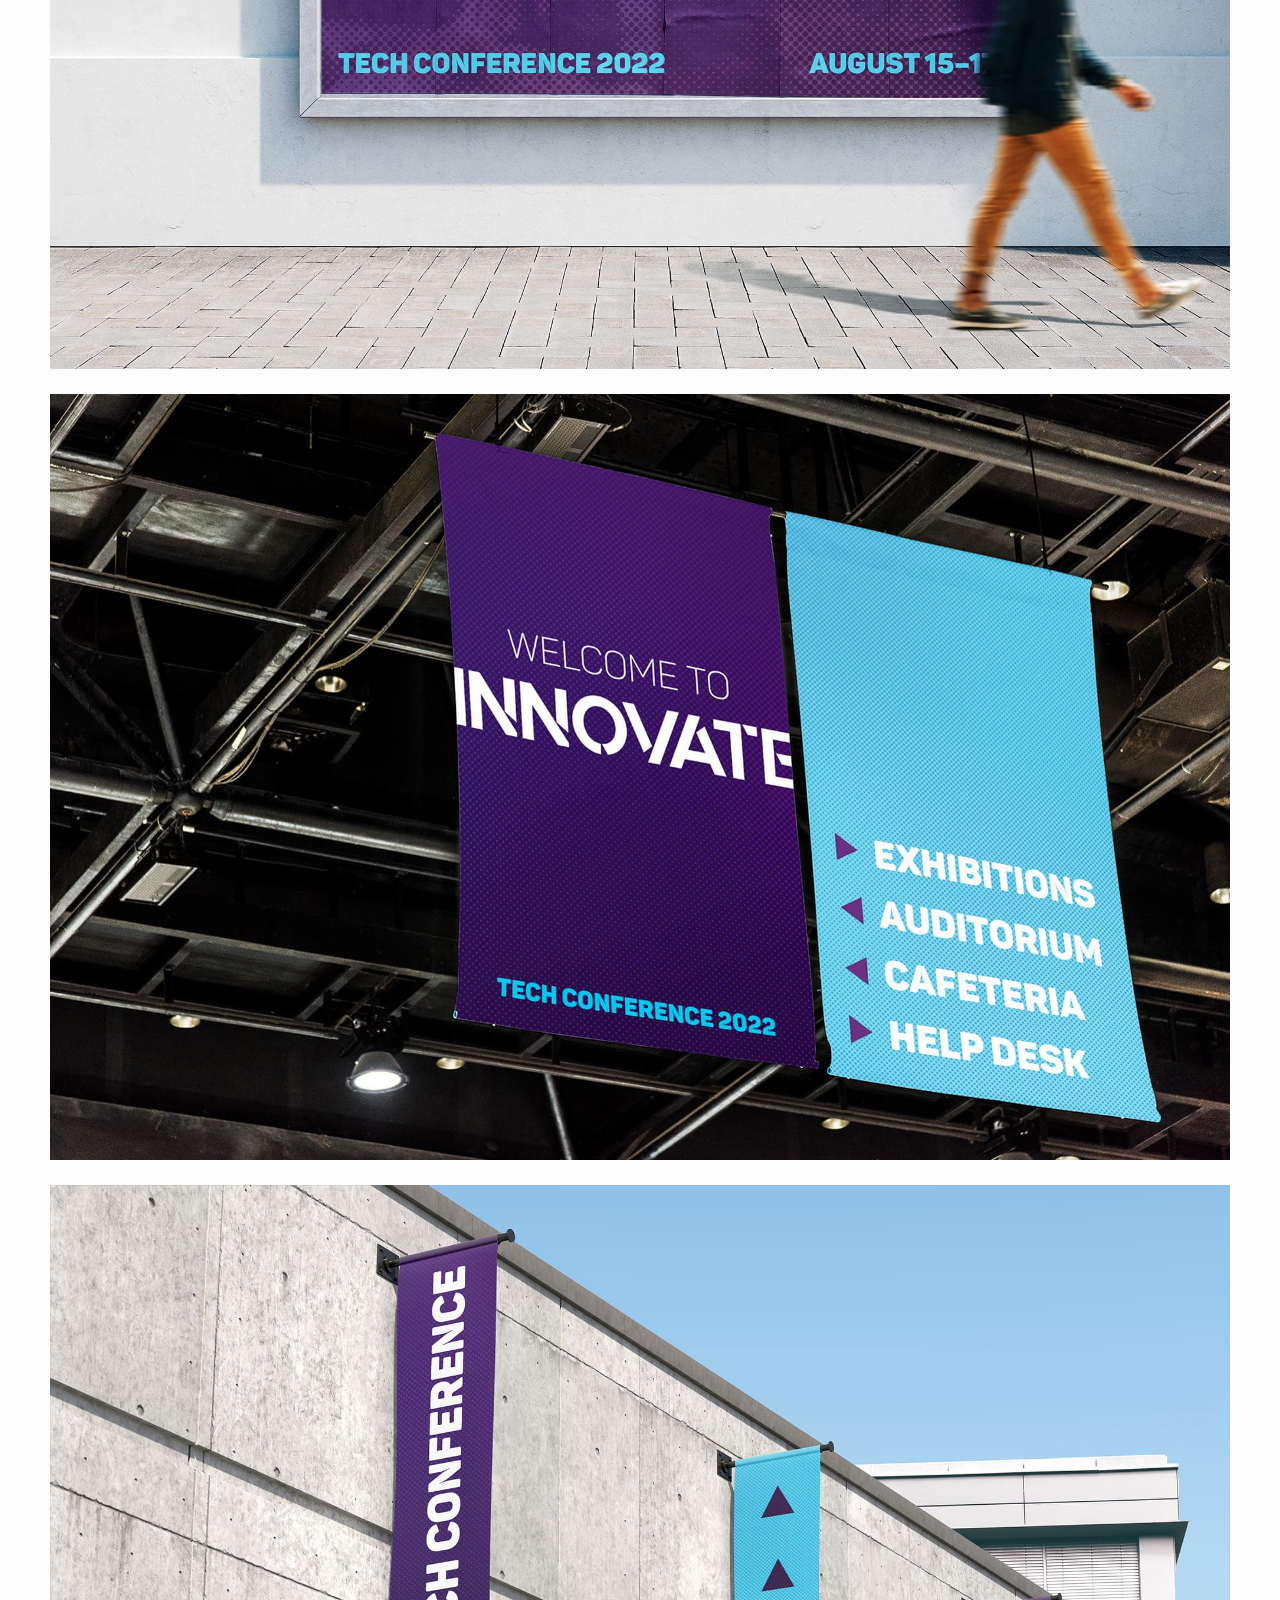
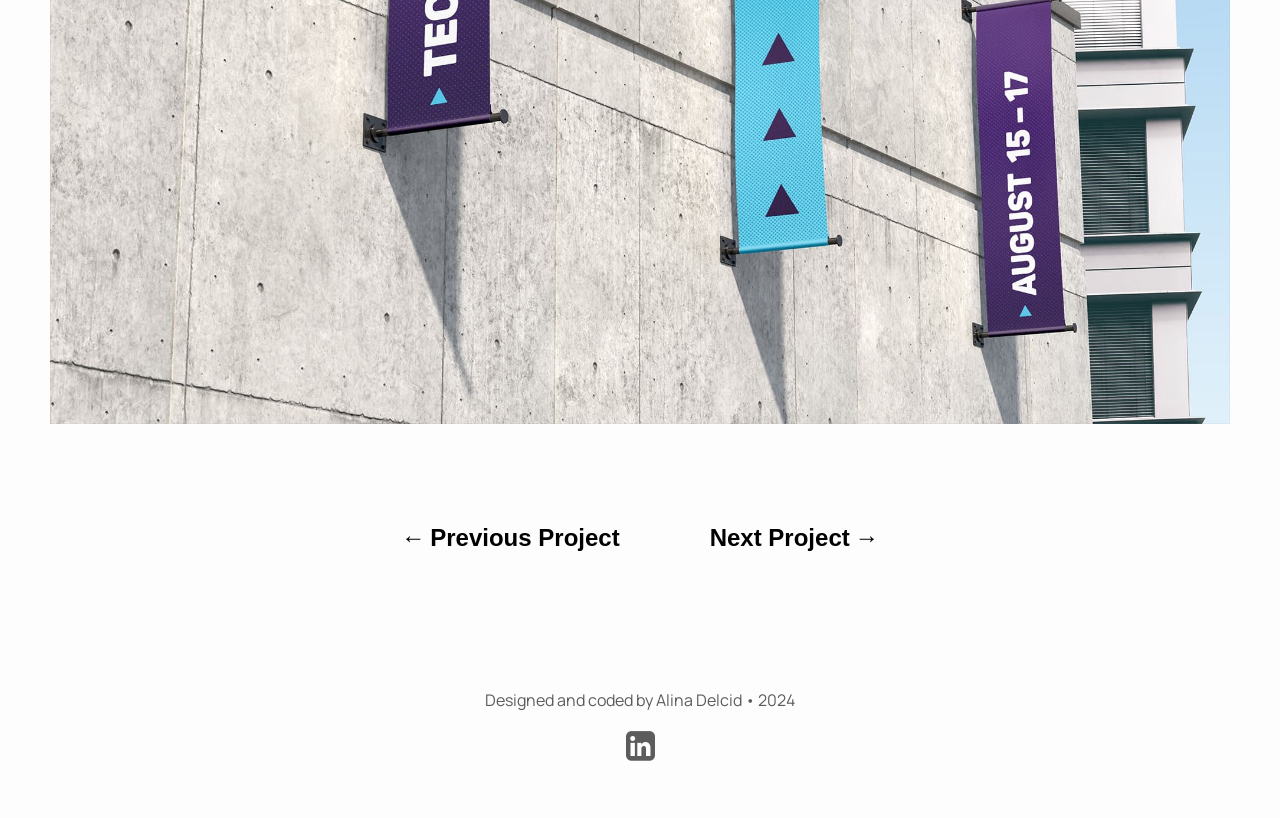
<file: projects/tech_brochure.html>
<!DOCTYPE html>
<html lang="en">
<head>
    <meta charset="UTF-8">
    <meta name="viewport" content="width=device-width, initial-scale=1.0">
    <link rel="preconnect" href="https://fonts.googleapis.com">
    <link rel="preconnect" href="https://fonts.gstatic.com" crossorigin>
    <link href="https://fonts.googleapis.com/css2?family=Manrope:wght@200..800&family=Space+Grotesk:wght@300..700&display=swap" rel="stylesheet">
    <link rel="stylesheet" type="text/css" href="../stylesheet.css"> 
    <title>Tech Brochure</title>
    <link rel="icon" type="image/x-icon" href="../images/favicon.png">
    <link rel="stylesheet" href="https://cdnjs.cloudflare.com/ajax/libs/font-awesome/4.7.0/css/font-awesome.min.css">    
    <script src="https://code.jquery.com/jquery-3.6.0.min.js"></script>
    
 
</head>
<body>
          <nav id="navbar">
      <a href="../index.html" id="navbar-logo"><img src="../images/logo.png" width="52px"></a>
      <input class="menu-btn" type="checkbox" id="menu-btn" />
      <label class="menu-icon" for="menu-btn"><span class="navicon"></span></label>
      <ul class="menu">
        <li><a href="../about.html">About</a></li>
        <li><a href="../images/Alina_Delcid_Resume_2024.pdf" target="_blank">Resume</a></li>
      </ul>
    </nav>
    
    
    
   <!-- <div id="cursor" class="cursor"></div> Creates cursor for cursor effect JS
    <nav id="navbar">
        <a href="index.html" id="navbar-logo"><img src="images/logo.png" width="55px"></a>
            <a href="about.html" class="navlink">About</a>
            <a href="images/MyResume.pdf" class="navlink" target="_blank">Resume</a>
    </nav>-->
    
    
<div class="body-wrapper-fade">
    <div class="body-wrapper">
    <div class="top-page-text">
        <h1>Innovate Tech Conference</h1>
        <h4>VISUAL IDENTITY PROJECT</h4>
    </div>

        
    <div class="image">
        <img src="../images/tech_thumb1.jpg" alt="Tech Brochure Cover">
    </div>
            
        
        
        <div class="detailsBlock">
        <div class="detail-row">
        <div class="detail-column">
            <div class="detail-content">
                <div class="detail-headline">MY ROLE</div>
                <div class="detail-subtitle">Visual Identity<br>Print Design</div>
            </div>
        </div>
          <div class="detail-column">
            <div class="detail-content">
                <div class="detail-headline">AUDIENCE</div>
                <div class="detail-subtitle">Tech professionals<br>Entrepreneurs<br>Students</div>
            </div>
        </div>    
        <div class="detail-column" id="third-detail-column">
            <div class="detail-content">
                <div class="detail-headline">TOOLS</div>
                <div class="detail-subtitle">InDesign</div>
            </div>
        </div>
    </div>
        </div>
        
        
    <div class="content-wrapper">   
        <div class="introTextBlock">
        <h4 class="body-label">OVERVIEW</h4>
        <h1 class="body-h1">Innovate 2022: premier tech conference</h1>    
        <p>I conceptualized the visual identity for Innovate 2022, a premier technology conference held at the Silicon Valley Convention Center. The client, Innovate Conferences, aims to bring together industry leaders, innovators, and tech enthusiasts to explore the latest advancements and trends in technology. <mark>The goal was to create bold and exciting brand assets that successfully presented information in an organized, legible, and visually cohesive way.</mark></p>    
        </div>
        
        
        
   
                    
        <div class="body-image">
                
            
        <div class="inner-body-image-2col" style="margin-bottom: 25px">
        <div class="image"  >
        <img src="../images/tech_brochure_thumb3.jpg" alt="Brochure" >                
        </div>
        <div class="image">
        <img class="lazy" data-src="../images/tech_brochure_thumb.jpg" src="../images/tech_brochure_thumb.jpg" alt="Brochure">             
        </div>
        </div>

            
        <img class="lazy" data-src="../images/tech_brochureback.jpg" src="../images/tech_brochureback.jpg" alt="Brochure">       
        <img class="lazy" data-src="../images/tech_brochureinside.jpg" src="../images/tech_brochureinside.jpg" alt="Brochure"> 
        <img src="../images/tech_postcards.jpg" alt="Post cards">            
        <img src="../images/tech_wristbands.jpg" alt="Wristbands"> 
        <img src="../images/tech_stall.jpg" alt="Indoor setup">    
        <img src="../images/tech_widebillboard.jpg" alt="Outdoor billboard">
        <img src="../images/tech_hangingsigns.jpg" alt="Indoor signs">                                    
        <img src="../images/tech_threeoutdoorbanners.jpg" alt="Outdoor signs">                 
        </div> 
         
    

        <div class="pagination">
            <button id="prevProject">
                <h1><span>&larr;</span> Previous Project</h1>
            </button>
            <button id="nextProject">
                <h1>Next Project <span>&rarr;</span></h1>
            </button>
        </div>

        
        </div>
</div>    
</div>    
 <footer id="footer">
    <p>Designed and coded by Alina Delcid • 2024</p>
    <a href="https://www.linkedin.com/in/alinadelcid/" target="_blank"><i class="fa fa-linkedin-square" style="font-size:34px"></i></a>
</footer>
    
    
    
    <script src="../script.js"></script>
</body>
</html>
</file>
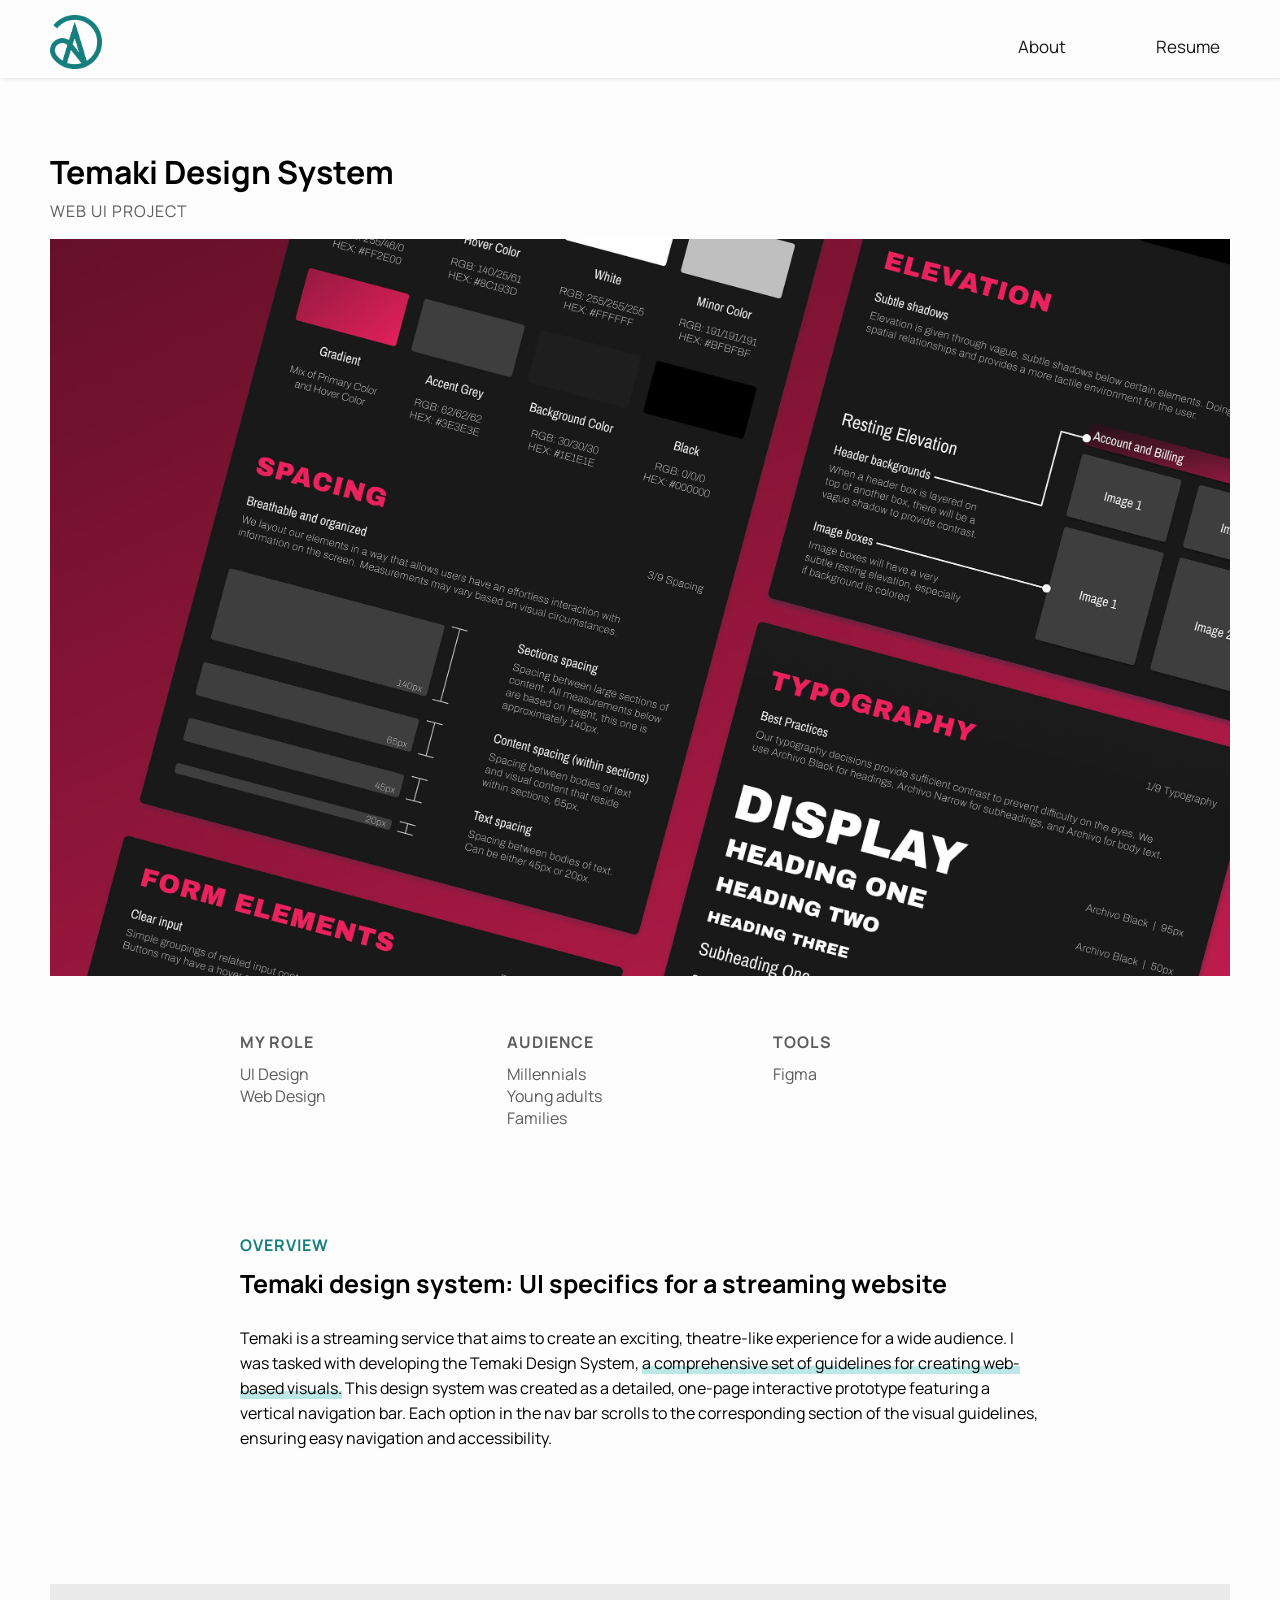
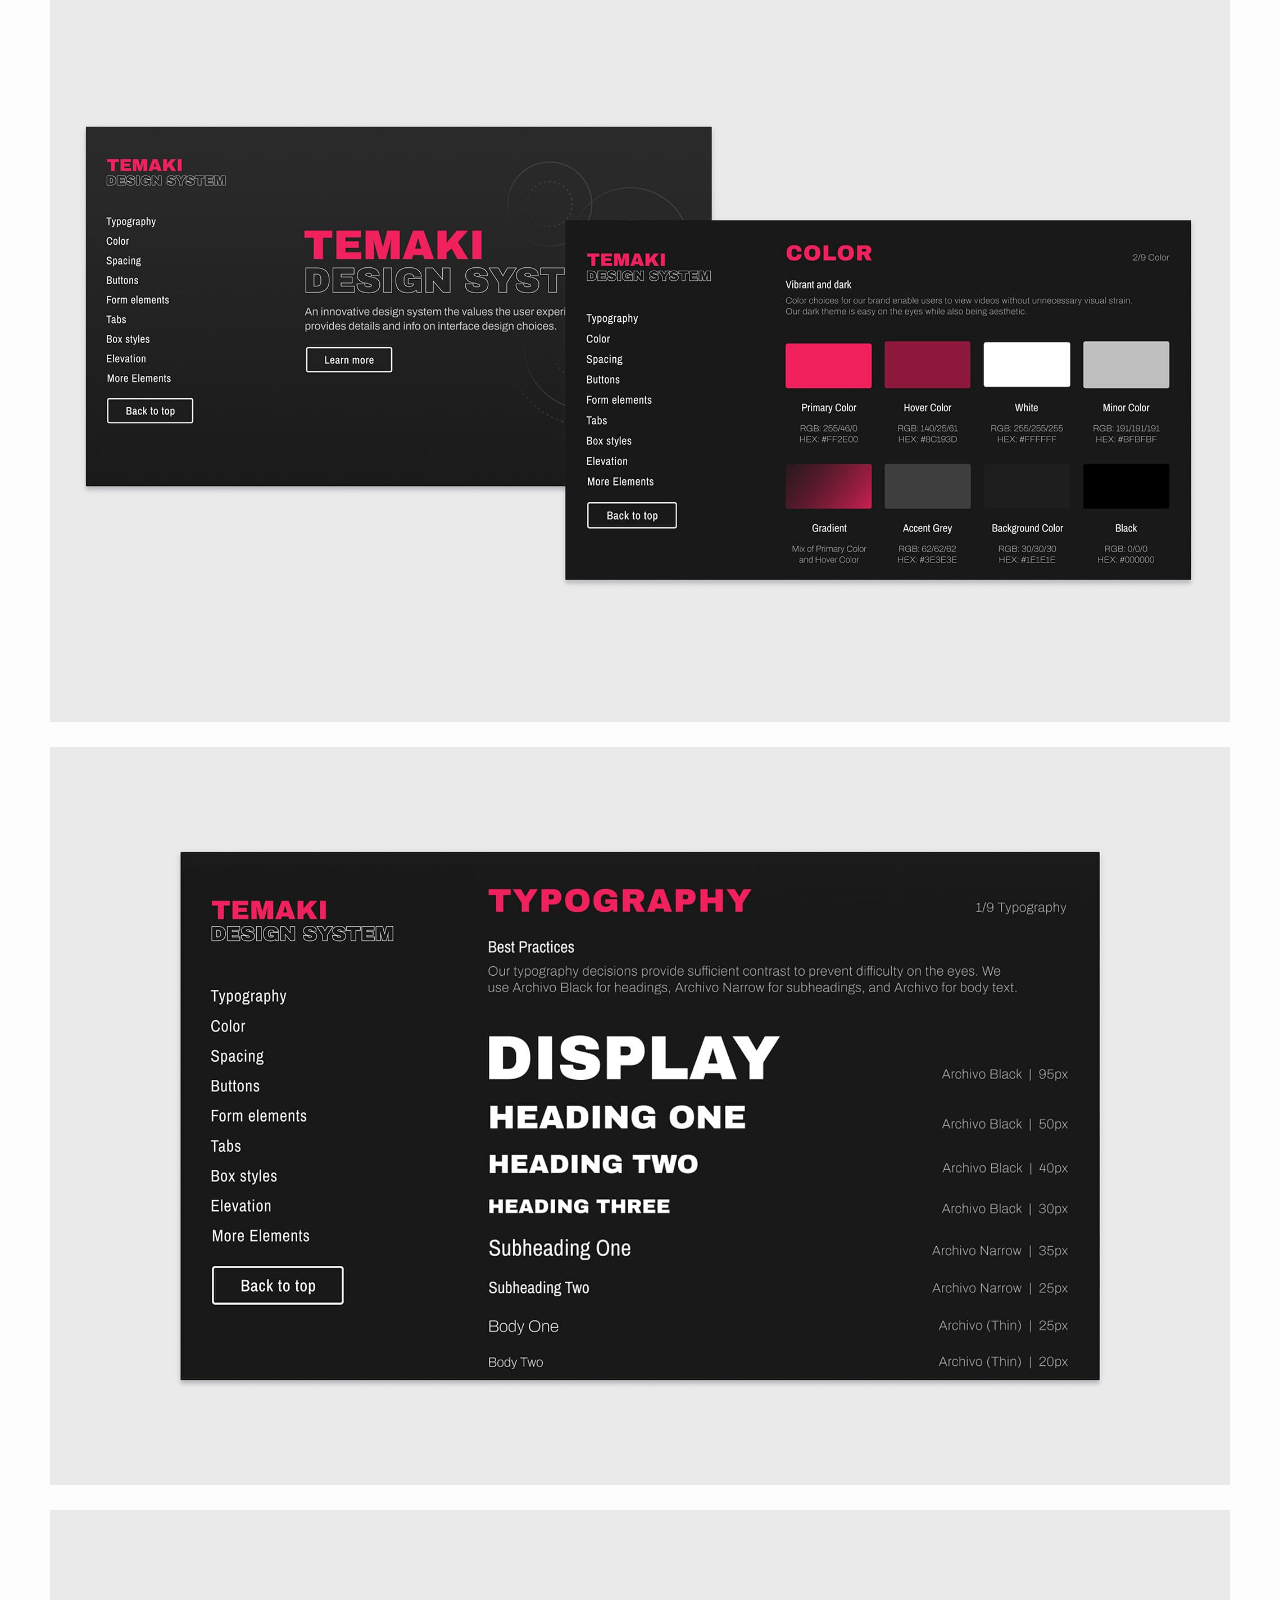
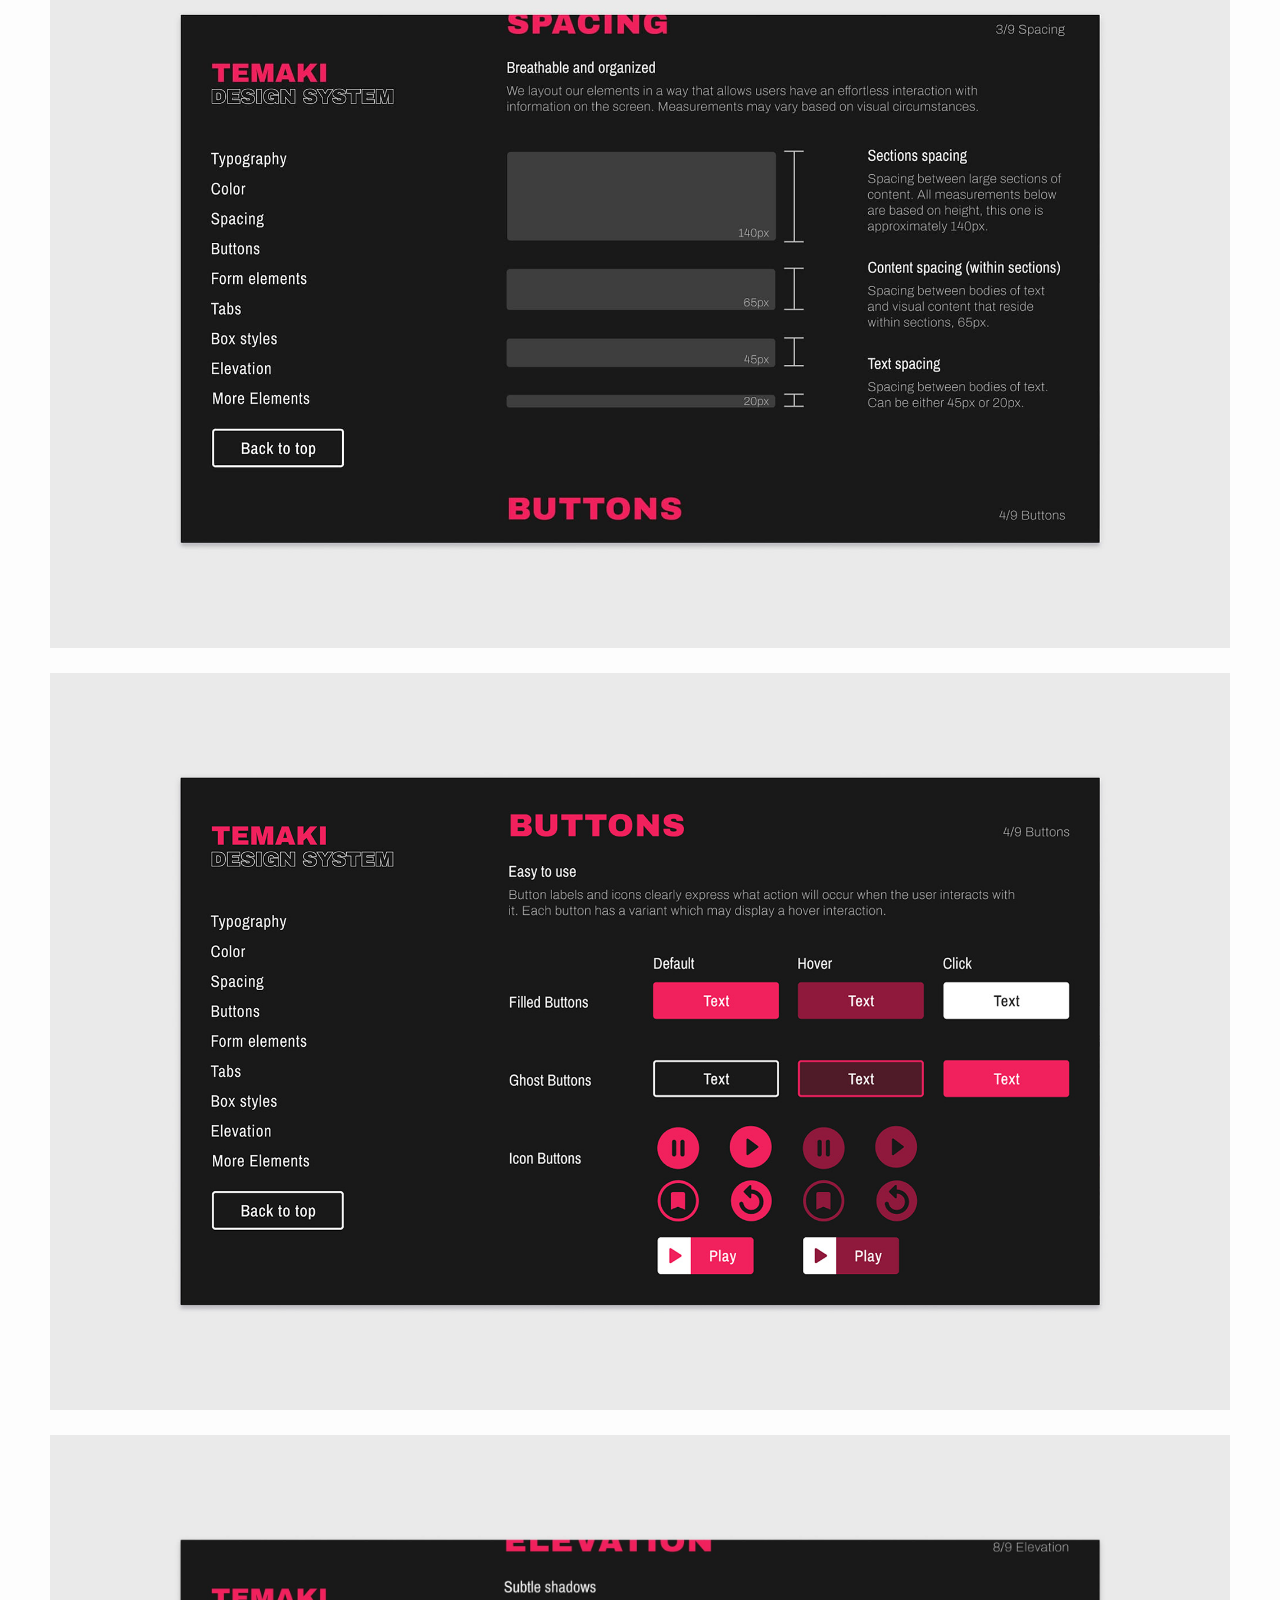
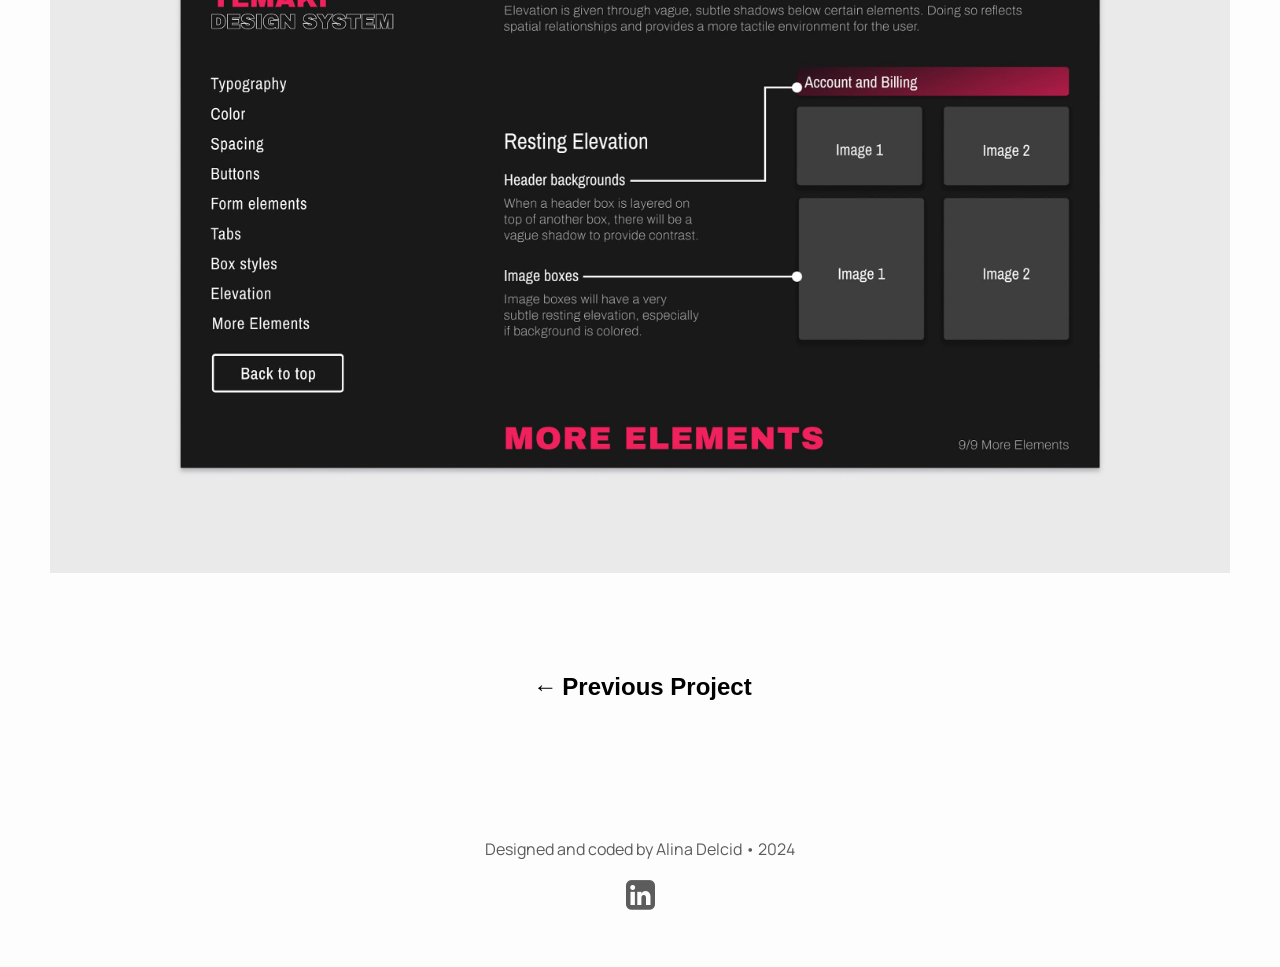
<file: projects/temaki.html>
<!DOCTYPE html>
<html lang="en">
<head>
    <meta charset="UTF-8">
    <meta name="viewport" content="width=device-width, initial-scale=1.0">
    <link rel="preconnect" href="https://fonts.googleapis.com">
    <link rel="preconnect" href="https://fonts.gstatic.com" crossorigin>
    <link href="https://fonts.googleapis.com/css2?family=Manrope:wght@200..800&family=Space+Grotesk:wght@300..700&display=swap" rel="stylesheet">
    <link rel="stylesheet" type="text/css" href="../stylesheet.css"> 
    <title>Temaki Design System</title>
    <link rel="icon" type="image/x-icon" href="../images/favicon.png">
    <link rel="stylesheet" href="https://cdnjs.cloudflare.com/ajax/libs/font-awesome/4.7.0/css/font-awesome.min.css">    
    <script src="https://code.jquery.com/jquery-3.6.0.min.js"></script>
    
 
</head>
<body>
        <nav id="navbar">
      <a href="../index.html" id="navbar-logo"><img src="../images/logo.png" width="52px"></a>
      <input class="menu-btn" type="checkbox" id="menu-btn" />
      <label class="menu-icon" for="menu-btn"><span class="navicon"></span></label>
      <ul class="menu">
        <li><a href="../about.html">About</a></li>
        <li><a href="../images/Alina_Delcid_Resume_2024.pdf" target="_blank">Resume</a></li>
      </ul>
    </nav>
    
    
   <!-- <div id="cursor" class="cursor"></div> Creates cursor for cursor effect JS
    <nav id="navbar">
        <a href="index.html" id="navbar-logo"><img src="images/logo.png" width="55px"></a>
            <a href="about.html" class="navlink">About</a>
            <a href="images/MyResume.pdf" class="navlink" target="_blank">Resume</a>
    </nav>-->
    
<div class="body-wrapper-fade">
    <div class="body-wrapper">
    <div class="top-page-text">
        <h1>Temaki Design System</h1>
        <h4>WEB UI PROJECT</h4>
    </div>

        
    <div class="image">
        <img src="../images/temaki_thumb.jpg" alt="Design system on web displays">
    </div>
            
        
        
        <div class="detailsBlock">
        <div class="detail-row">
        <div class="detail-column">
            <div class="detail-content">
                <div class="detail-headline">MY ROLE</div>
                <div class="detail-subtitle">UI Design<br>Web Design</div>
            </div>
        </div>
          <div class="detail-column">
            <div class="detail-content">
                <div class="detail-headline">AUDIENCE</div>
                <div class="detail-subtitle">Millennials<br>Young adults<br>Families</div>
            </div>
        </div>    
        <div class="detail-column" id="third-detail-column">
            <div class="detail-content">
                <div class="detail-headline">TOOLS</div>
                <div class="detail-subtitle">Figma</div>
            </div>
        </div>
    </div>
        </div>
        
        
    <div class="content-wrapper">   
        <div class="introTextBlock">
        <h4 class="body-label">OVERVIEW</h4>
        <h1 class="body-h1">Temaki design system: UI specifics for a streaming website</h1>    
        <p>Temaki is a streaming service that aims to create an exciting, theatre-like experience for a wide audience. I was tasked with developing the Temaki Design System, <mark>a comprehensive set of guidelines for creating web-based visuals.</mark> This design system was created as a detailed, one-page interactive prototype featuring a vertical navigation bar. Each option in the nav bar scrolls to the corresponding section of the visual guidelines, ensuring easy navigation and accessibility.
        </p>    
        </div>
        
        

        <div class="body-image"> 
        <img class="lazy" data-src="../images/temaki_newscreen1.jpg" src="../images/temaki_newscreen1.jpg" alt="Temaki Design System">
        <img class="lazy" data-src="../images/temaki_newscreen2.jpg" src="../images/temaki_newscreen2.jpg" alt="Temaki Design System">       
        <img class="lazy" data-src="../images/temaki_newscreen3.jpg" src="../images/temaki_newscreen3.jpg" alt="Temaki Design System">       
        <img class="lazy" data-src="../images/temaki_newscreen4.jpg" src="../images/temaki_newscreen4.jpg" alt="Temaki Design System">      
        <img class="lazy" data-src="../images/temaki_newscreen5.jpg" src="../images/temaki_newscreen5.jpg" alt="Temaki Design System">          
        </div>      

        
        <div class="pagination">
            <button id="prevProject">
                <h1><span>&larr;</span> Previous Project</h1>
            </button>
            <button id="nextProject">
                <h1>Next Project <span>&rarr;</span></h1>
            </button>
        </div>
        
        </div>   
</div>         
</div>    
    
    
<footer id="footer">
    <p>Designed and coded by Alina Delcid • 2024</p>
    <a href="https://www.linkedin.com/in/alinadelcid/" target="_blank"><i class="fa fa-linkedin-square" style="font-size:34px"></i></a>
</footer>      

    
    
    <script src="../script.js"></script>
</body>
</html>
</file>
<file: stylesheet.css>
body {
            margin: 0;
            font-family: Manrope, sans-serif; /* Personal note: Other Google fonts to try include Inconsolata, Syne Handgloves,Space Grotesk */
            transition: background-color 0.3s ease; /*this was for dark mode toggle*/
            background-color: #fdfdfd;
 
        }
        body.light-mode {
            background-color: #f8f8f8;
            color: #333;
        }

        body.dark-mode {
            background-color: #181818;
            color: #f8f8f8;
        }

        #theme-toggle{
            color: #000;
            background-color: transparent;
            border: 2px solid #000;
            border-radius: 5px;
            padding: 10px 20px;
            cursor: pointer;
            font-family: Manrope, sans-serif; /* Personal note: Other Google fonts to try include Inconsolata, Syne Handgloves,Space Grotesk */

        }
        body.light-mode #theme-toggle {
            color: #fff;
            border-color: #fff;
            font-family: Manrope, sans-serif; /* Personal note: Other Google fonts to try include Inconsolata, Syne Handgloves,Space Grotesk */
            font-weight: 500;

        }

        mark { /*This CSS is for the highlighting thing!*/ 
          --color1: #BCE7E7;
          --color2: #BCE7E7;
          --bg-height: 40%;

          all: unset;
          background-image: linear-gradient(var(--color1), var(--color2));
          background-position: 0 100%;
          background-repeat: no-repeat;
          background-size: 0 var(--bg-height);
          animation: highlight 800ms 1 ease-out;
          animation-fill-mode: forwards;
          animation-play-state: paused;
        }


        @keyframes highlight {/*This CSS is for the highlighting thing!*/ 
          to {
            background-size: 100% var(--bg-height);
          }
        }


        h2, h3 {
            font-weight: 500;
        }
    
        h4 {

           font-weight: 400;     
           color: #5c5c5c;
           letter-spacing: 1px;
           margin-top: -15px;    
        }

        p{
            font-size: 16px;
            line-height: 24px;
        }

        
        /*.textWidth {
            
            max-width: 75ch; 
            margin-left: auto; 
            margin-right: auto; 
            text-align: justify; 
            padding: 0 20px; 
            
        }

        .textWidth {
            
            max-width: 80ch;
        }*/
        
     /*   .cursor {
            position: fixed; 
            width: 15px; 
            height: 15px;
            border-radius: 50%;
            background-color: black; 
            transform: translate(-50%, -50%); To put it on the center of the cursor
            transition: width 0.3s, height 0.3s;
            pointer-events: none;    /* So the JS can work properly
        }

        * {
            cursor: none; /*Cursor is now invisible! ahhhh!!
        }

        .hover-cursor {
            width: 20px;
            height: 20px;
            background-color: white;
            transition: width 0.5s height 0.5s;
        }*/






     /*   #navbar {
  
             position:fixed;
             top:0;
             left:0;
             width:100%;
             text-align:right;
             height:80px; 
             transition: 0.5s; 
             padding-top: 35px;
             z-index: 1;
        }
        #navbar-logo {
       
            position: absolute;
            top: 15px;
            left: 50px;
            padding-bottom: 0px;
            
            

        }
  
        #navbar a {
           
            text-decoration: none;
            transition: 0.5s;
            font-size: 17px;
  
        }
        
        #navbar a:hover{
          
            color: #5c5c5c; 

            
        }


        .navlink {
            margin-right: 70px;            
        }*/
        









                                       

                                            /* header */

                                            #navbar {
                                                
                                                
                                             position:fixed;
                                             top:0;
                                             left:0;
                                             width:100%;
                                             transition: 0.5s; 
                                             padding-top: 15px;
                                             z-index: 1;  
                                             background-color: #fdfdfd; 
                                             box-shadow: 1px 1px 4px 0 rgba(0,0,0,.1);
    
    
    
                                                
                                                
                                              /*position: fixed;
                                              width: 100%;
                                              z-index: 1; */
                                            }

                                            #navbar ul {
                                              margin: 0;
                                              padding: 0;
                                              list-style: none;
                                              overflow: hidden;
                                            }

                                            #navbar li a {
                                              display: block;
                                              padding: 20px 20px;
                                              text-decoration: none;
                                              margin-right: 30px;
                                              font-size: 17px;
                                              color: #181818;    
                                            }

                                            #navbar a:hover,
                                            #navbar .menu-btn:hover {
                                              color: #5c5c5c; 
                                            }

                                            #navbar-logo {
                                              position: absolute;
                                              top: 15px;
                                              left: 50px;
                                              padding-bottom: 0px;
                                            }

                                            /* menu */

                                            #navbar .menu {
                                              clear: both;
                                              max-height: 0;
                                              transition: max-height .2s ease-out;
                                              text-align: right;
                                              z-index: 1;   
                                              background-color: #fdfdfd;    
                                            }

                                            /* menu icon */

                                            #navbar .menu-icon {
                                              cursor: pointer;
                                              display: inline-block;
                                              float: right;
                                              padding: 28px 20px;
                                              position: relative;
                                              user-select: none;
                                            }

                                            #navbar .menu-icon .navicon {
                                              background: #333;
                                              display: block;
                                              height: 2px;
                                              position: relative;
                                              transition: background .2s ease-out;
                                              width: 30px;
                                              margin-bottom: 3px;    
                                              margin-right: 25px;    
                                            }

                                            #navbar .menu-icon .navicon:before,
                                            #navbar .menu-icon .navicon:after {
                                              background: #333;
                                              content: '';
                                              display: block;
                                              height: 100%;
                                              position: absolute;
                                              transition: all .2s ease-out;
                                              width: 100%;
                                            }

                                            #navbar .menu-icon .navicon:before {
                                              top: 5px;
                                            }

                                            #navbar .menu-icon .navicon:after {
                                              top: -5px;
                                            }

                                            /* menu btn */

                                            #navbar .menu-btn {
                                              display: none;
                                            }

                                            #navbar .menu-btn:checked ~ .menu {
                                              max-height: 240px;
                                            }

                                            #navbar .menu-btn:checked ~ .menu-icon .navicon {
                                              background: transparent;
                                            }

                                            #navbar .menu-btn:checked ~ .menu-icon .navicon:before {
                                              transform: rotate(-45deg);
                                            }

                                            #navbar .menu-btn:checked ~ .menu-icon .navicon:after {
                                              transform: rotate(45deg);
                                            }

                                            #navbar .menu-btn:checked ~ .menu-icon:not(.steps) .navicon:before,
                                            #navbar .menu-btn:checked ~ .menu-icon:not(.steps) .navicon:after {
                                              top: 0;
                                            }

                                               
                                            /*48em = 768px */

                                            @media (min-width: 480px) {
            
                                              #navbar li {
                                                float: left;
                                              }
                                              #navbar li a {
                                                padding: 20px 30px;
                                              }
                                              #navbar .menu {
                                                clear: none;
                                                float: right;
                                                max-height: none;
                                              }
                                              #navbar .menu-icon {
                                                display: none;
                                              }
                                           #navbar-logo {
                                              height: 20px;
                                            }    
            
                                                 
                                            }

            














        #movingText1  span {  /* This is for animated hero section text */
            opacity: 0;
            position: relative;
            top: -20px;
            display: inline-block;
            animation: floatIn 0.5s forwards;
        }
        
        #movingText2  span {  /* This is for animated hero section text */
            opacity: 0;
            position: relative;
            top: -20px;
            display: inline-block;
            animation: floatIn 0.5s forwards;
        }

        @keyframes floatIn { /* This is for animated hero section text */
            from {
                opacity: 0;
                transform: translateY(-20px);
            }
            to {
                opacity: 1;
                transform: translateY(0);
            }
        }

        .hero-section {
            /*background-color: #f0f0f0;  Background color */
            padding: 170px 0; /* Adjust top and bottom padding. Was 170px or 230px */
            text-align: center;
            max-width: 100%; /* Full-width hero section */
        }
        .hero-content {
            max-width: 80ch;
            margin: 0 auto;
            padding-bottom: 100px;
            text-align: left;

        }
        .hero-section h1 {
            font-size: 90px;
            line-height: 100px;
            margin-top: 150px;
            margin-bottom: -10px;
        }
        .hero-section h2 {
            padding-top: 20px;
            font-size: 21px;
            line-height: 33px;
        }




        .email-button {
            
            color: #000;
            background-color: transparent;
            border: 2px solid #000;
            border-radius: 5px;
            padding: 10px 25px;
            cursor: pointer;
            font-family: Manrope, sans-serif; /* Personal note: Other Google fonts to try include Inconsolata, Syne Handgloves,Space Grotesk */
            font-size: 16px;
        }

        .email-button:hover {
            background-color: #f8f8f8; /* Button background color on hover */
            border: 2px solid #808080;
            color: #808080;
        }






        .animation { /* This is for the portfolio-section animation as you scroll down */
            opacity: 0;
            transform: translateY(400px);
            transition: all 0.2s ease-out;
            transition-delay: 0.2s;
        }

       .scroll-animation {/* This is for the portfolio-section animation as you scroll down */
            opacity: 1;
            transform: translateY(0);
        }



       #portfolio {
            display: flex;
            flex-wrap: wrap;
            justify-content: space-between;
            margin: 40px auto;
            max-width: 1400px;                                  /*!!OLD SPACING FOR UX PORTFOLIO WAS 1200PX!!!*/
        }


        .tag { /* This is for the portfolio tags on home page */
            display: inline-block;
            padding: 5px 10px;
            background-color: #F0F0F0; /* Tag background color */
            color: #303030; /* Tag text color */
            border-radius: 5px; /* Rounded corners */
            font-size: 14px; /* Tag text size */
            margin-top: 10px; /* Spacing between tag and img */
            margin-right: 7px;
            margin-bottom: 3px;

            letter-spacing: 1px;
            font-weight: 400;     

        }

        .portfolio-item {
            width: calc(50% - 20px); /*maybe this can count as a calculation lol?*/
            margin-bottom: 40px;
            text-align: left;
            margin: 0 10px; /* Add margin to all sides */
        }
        .portfolio-item img {
            width: 100%;
            border-radius: 5px;        
            transition: box-shadow .3s;
            position: relative;
            top: 0;
            transition: top ease 0.5s;
        }

        .portfolio-item img:hover{
              box-shadow: 0 0 11px rgba(33,33,33,.2);
              top: -10px;

        }
        .portfolio-item h2 {
           text-align: left;           
           font-weight: 700; 

                                                
        }
        .portfolio-item p {
            text-align: left;
            margin-top: -10px;
            padding-bottom:  55px;
            line-height: 25px;
        }



    .body-wrapper-fade
    {

        opacity:0;   /*This is for the portfolio pages body fade-in anaimation*/
    }

        
        .body-wrapper                   /*!!!THIS GIVES SPACING AROUND ALL BODY CONTENT!!!*/
{    
            /*margin: auto;                 THIS IS OLD SPACING WITH MORE MARGIN ACCORDING TO UX PORTFOLIOS
            max-width: 950px;
            padding-left: 70px;   
            padding-right: 70px;*/
    
            margin: auto; 
            max-width: 1200px;
            padding-left: 50px;   
            padding-right: 50px;
    
}

        .about-page-text{
    
            margin-top: 100px;
            margin-left: auto;
            margin-right: auto;
            max-width: 80ch;
            text-align: left;
            padding-top: 110px;
            padding-left: 70px;
            padding-right: 70px;
            margin-bottom: 310px;
    
        }   
    
        .top-page-text { /*For the title texts at top portfolio pages*/
            
          /*  ORIGINAL CODE
            
            margin-top: 150px;
            margin-left: auto;
            margin-right: auto;
            max-width: 80ch;
            text-align: justify;
            padding-top: 30px;
            padding-left: 70px;
            padding-right: 70px;
            margin-bottom: -5px;*/
            
            
            margin-top: 150px;
            margin-bottom: -5px;
            max-width: 80ch;
            text-align: left;
           
    
        }

     
    /*    

        #third-detail-column {

            margin-right: 0px;
        }


        .detail-column {
            float: left;
            width: 25%;
            padding-right: 15px;
            margin-right: 23px;
        }

        .detail-row::after {
            content: "";
            clear: both;
            display: table;
        }

     
        .detailsBlock {
            margin-top: 25px;
            margin-left: auto; 
            margin-right: auto; 
            max-width: 80ch;
            padding-top: 30px;
            margin-bottom: 25px;
            
        }


        .detail-content {

            margin-bottom: 20px;
        }*/



        /*NEW RESPONSIVE 3 COLUMNS!*/


        .detail-column {
            padding-right: 15px;
            margin-right: 23px;
        }

        .detailsBlock {
            margin-top: 25px;
            margin-left: auto;
            margin-right: auto;
            max-width: 80ch;
            padding-top: 30px;
            margin-bottom: 25px;
        }

        .detail-content {
            margin-bottom: 40px;
        }

        /* Use Flexbox for the row */
        .detail-row {
            display: flex;
            flex-wrap: wrap; /* Allow wrapping */
        }

        .detail-column {
            flex: 1;
            min-width: 200px; /* Minimum width for columns */
            box-sizing: border-box;
        }

        #third-detail-column {
            order: 2; /* Move the third column to the end */
        }

                

        .detail-headline {

           font-weight: 700;     
           color: #5c5c5c;
           letter-spacing: 1px;
           margin-bottom: 10px;  

        }


        .detail-subtitle {

           color: #5c5c5c; 

        }

        .content-wrapper{ /*This is the wrapper around portfolio page content/text/pics except header area*/

            margin-top: 50px;
            margin-bottom: 100px;
        }

        .body-label {
            
           font-weight: 700;     
           color: #157E7D;
           letter-spacing: 1px;
           margin-bottom: 10px;  
    
        }
        .body-h1 {

            margin-top: 0px;
            margin-bottom: 25px;
            font-size: 25px;

        }


       .introTextBlock  {
            
            margin-top: 25px;
            margin-left: auto;
            margin-right: auto;
            max-width: 80ch;
            text-align: left;
            padding-top: 30px;
            /*padding-left: 70px;
            padding-right: 70px;*/
            margin-bottom: 120px;
        }
        .introTextBlock p {

            line-height: 25px;            
    
        }

        .centeredTextBlock {
            
            margin-top: 25px;
            margin-left: auto;
            margin-right: auto;
            max-width: 80ch;
            text-align: left;
            padding-top: 30px;
            /*padding-left: 70px;
            padding-right: 70px;*/
            margin-bottom: 90px;
        }
        .centeredTextBlock {

            line-height: 25px;
            
        }

        .textBlock {    /*LEFT ALIGNED TEXT BLOCK IN BODY PORTFOLIO PAGES*/
            
            margin-top: 25px;
            max-width: 80ch;
            text-align: left;
            padding-top: 30px;
            /*padding-left: 70px;
            padding-right: 70px;
            margin-bottom: 90px;*/
        }
        .textBlock p {

            line-height: 25px;
        }

                                                .body-br{ /*compatible <br> edits with all browsers???*/

                                                 content: "";
                                                  display: block;
                                                  font-size: 80%;
                                                  height: 1em;

                                                }
    




            .image { /*This gives the spacing around the image*/

                 /*padding-top: 10px; Removing this fixed spacing issues with 2 column idk why*/
                 /*text-align: justify; THIS WAS ONLY THING FOR OLD CODE UX PORTFOLIO*/ 

                text-align: justify;
            }

            .image img, .body-image img { /*This makes the image fit inside the div, for header + body images*/
                width: 100%;
                height: 100%; /* Make images fill the container height */
                object-fit: cover; /* Maintain aspect ratio and cover the container */
                display: block; /* Remove any extra space at the bottom */
            }

            .body-image { /*This gives the spacing around the body image*/
                padding-top: 13px;
                margin-bottom: 90px;
                text-align: center;
            }

            .body-image img { /*The image inside the div, for body images*/

                margin-bottom: 25px; /*USED TO BE 10PX FOR UX PORTFOLIO*/
            }

            .inner-body-image-2col {
                display: flex;
                justify-content: space-between;
                gap: 30px; /*USED TO BE 15PX FOR UX PORTFOLIO*/
            }

            .inner-body-image-2col .image {
                flex: 1; /* Ensure both images take equal width */
                overflow: hidden; /* Hide any overflow caused by object-fit: cover */
            }

            /* Responsive styles */
            @media (max-width: 1281px), (max-width: 1025px), (max-width: 801px), (max-width: 792px), (max-width: 600px), (max-width: 480px), (max-width: 320px) {
                .inner-body-image-2col {
                    flex-direction: column;
                    align-items: center;
                    gap: 0px;
                }
            }








        .contact-form {
            
            margin-bottom: 150px;
            margin-left: auto;
            margin-right: auto;
            max-width: 80ch;

            text-align: left;
            padding: 30px 70px; /* 30px top/bottom padding!!! */
            
            /*max-width: 800px;  Makes text abt 65~70ch smaller width
            margin: 0 auto; */
        }

        .contact-form input[type="text"],
        .contact-form input[type="email"], 
        .contact-form textarea {
            width: 100%; 
            padding: 10px;
            margin-bottom: 15px;
            border: 1px solid #ccc;
            border-radius: 5px;
            box-sizing: border-box;
        }

        .contact-form input[type="submit"] {
            background-color: #333;
            color: #fff;
            border: none;
            padding: 15px 20px;
            border-radius: 5px;
            cursor: pointer;
        }

        .contact-form input[type="submit"]:hover {
            background-color: #555;
        }







        .pagination {
            display: flex;
            justify-content: center; /* Center the buttons horizontally */
            align-items: center; /* Center the buttons vertically */
            flex-wrap: nowrap; /* Ensure the buttons stay on the same line */
            margin-bottom: 20px; /* Adjust as needed */
        }

        .pagination button {
            border: none;
            background-color: transparent;
            cursor: pointer;
            margin-left: 25px;
            margin-right: 25px;/* Remove margin to use gap instead */
            padding: 10px 20px; /* Add padding for better touch target on mobile */
        }

        .pagination h1 {
            margin: 0;
            font-size: 24px; /* Adjust font size as needed */
            display: flex;
            align-items: center; /* Center the text and arrows vertically */
            color: inherit; /* Inherit color from parent */

        }


                        /* TO GET RID OF UGLY DEFAULT BLUE BUTTONS IN MOBILE VIEW */

                                            .pagination button h1 { 
                            color: #000; /* Set the text color explicitly to black or any desired color */
                            font-family: inherit; /* Inherit font family from parent */
                            text-decoration: none;
                        }

        .pagination span {
            font-weight: bold;
            font-size: 24px;
            margin: 0 5px; /* Add space between text and arrow */
        }




                        /* TO GET RID OF UGLY DEFAULT BLUE BUTTONS IN MOBILE VIEW */

                                        .pagination button:focus, .pagination button:active {
                            outline: none; /* Remove the default focus outline */
                        }

                        .pagination button:focus h1, .pagination button:active h1 {
                            color: #000; /* Set focus/active state color explicitly */
                            text-decoration: none; /* Remove underline on focus/active */
                        }



       /* .pagination {
            text-align: center;
        }

        .pagination button {
            border: none;
            background-color: transparent;
            cursor: pointer;
            margin-left: 10px;  Add margin between the buttons 
            margin-right: 10px;
            margin-bottom: 20px; used to be 100px
        }

        .pagination h1 {

            margin: 0;
        }

        .pagination span {
            font-weight: bold;
            font-size: 24px;
        }*/

         #footer {

                margin-top: 0px;  /*used to be 25px*/
                margin-left: auto;
                margin-right: auto;
                max-width: 950px;
                text-align: center;
                padding-top: 10px;
                padding-left: 70px;
                padding-right: 70px;
                margin-bottom: 55px;

        }

        #footer p{

             color: #5c5c5c;
             line-height: 25px;

        }

        #footer a {

            text-decoration: none;
            color: #5c5c5c;
        }

        #footer a:visited {

            text-decoration: none;
            color: #5c5c5c;
        }




/*--------------------------------- Responsive styles --------------------------------- */



        @media (max-width: 1281px) { /* hi-res laptops and desktops */
            .hero-content {
                padding: 0 75px;
            }
            #portfolio {
                width: 90%;
            }
                  
        .body-wrapper
            {
                
            /*margin: auto;                 THIS IS OLD SPACING WITH MORE MARGIN ACCORDING TO UX PORTFOLIOS
            max-width: 950px;
            padding-left: 70px;   
            padding-right: 70px;*/
    
            margin: auto; 
            max-width: 1200px;
            padding-left: 50px;   
            padding-right: 50px;    
                
            }

                }
    


/*------------------------------------------------------------------ */                       

        @media (max-width: 1025px) { /* big landscape tablets, laptops, and desktops */
            .hero-content {
                padding: 0 65px;
            }
            #portfolio {
                width: 90%;
            }
            .body-wrapper
            {
           /* margin: auto;                  THIS IS OLD SPACING WITH MORE MARGIN ACCORDING TO UX PORTFOLIOS
            padding-left: 40px;    
            padding-right: 40px;*/
                
                
            margin: auto; 
            padding-left: 20px;    
            padding-right: 20px;    
                
            }
        }
    


/*------------------------------------------------------------------ */      

        @media (max-width: 801px) { /* tablet, landscape iPad, lo-res laptops ands desktops */
            .hero-content {
                padding: 0 55px;
            }
            #portfolio {


            }
            
            
            .about-page-text {
            margin-top: 100px;
            margin-left: auto;
            margin-right: auto;
            max-width: 80ch;
            text-align: left;
            padding-top: 110px;
            padding-left: 100px;
            padding-right: 100px;
            margin-bottom: 310px;
            }         
              .body-wrapper /*!!! body wrapping around portfolio pages content !!!*/
            {
                /*margin: auto;                 THIS IS OLD SPACING WITH MORE MARGIN ACCORDING TO UX PORTFOLIOS
                max-width: 950px;
                padding-left: 40px;   
                padding-right: 40px;*/
                
                
                
                margin: auto; 
                max-width: 950px;
                padding-left: 20px;   
                padding-right: 20px;
            }

            
        }
    






/*------------------------------------------------------------------ */      

                        @media (max-width: 792px) { /* Smallest browser size!!! I made this lol */
                            .hero-content {
                                padding: 0 60px;
                            }
                            #portfolio {

                            }
                            .portfolio-item {
                                width: 100%;
                                margin-left: 20px; /* Remove left margin for smaller screens */
                                margin-right: 20px; /* Remove right margin for smaller screens */
                            } 


                            .about-page-text {
                            margin-top: 100px;
                            margin-left: auto;
                            margin-right: auto;
                            max-width: 80ch;
                            text-align: left;
                            padding-top: 110px;
                            padding-left: 40px;
                            padding-right: 40px;
                            margin-bottom: 310px;
                            }

                              .body-wrapper /*!!! body wrapping around portfolio pages content !!!*/
                            {
                                /*margin: auto;         THIS IS OLD SPACING WITH MORE MARGIN ACCORDING TO UX PORTFOLIOS
                                max-width: 950px;
                                padding-left: 40px;   
                                padding-right: 40px;*/
                                
                                
                                margin: auto; 
                                max-width: 950px;
                                padding-left: 20px;   
                                padding-right: 20px;
                                
                            }
                           

                        .pagination button {

                                 padding: 10px 20px; 

                            }
                        }
    







/*------------------------------------------------------------------ */      

        @media (max-width: 600px) { /* portrait tablets, portrait iPad, e-readers (Nook/Kindle), landscape 800x480 phones (Android) */
             .hero-content {
                padding: 0 50px;
            }
            portfolio {
                width: 90%;
            }       
             .portfolio-item {
                width: 100%;
                margin-left: 20px; /* Remove left margin for smaller screens */
                margin-right: 20px; /* Remove right margin for smaller screens */
            } 
            
            
            .about-page-text {
            margin-top: 100px;
            margin-left: auto;
            margin-right: auto;
            max-width: 80ch;
            text-align: left;
            padding-top: 110px;
            padding-left: 5px;
            padding-right: 5px;
            margin-bottom: 310px;
            }         
              .body-wrapper /*!!! body wrapping around portfolio pages content !!!*/
            {
            /*margin: auto;         THIS IS OLD SPACING WITH MORE MARGIN ACCORDING TO UX PORTFOLIOS
            max-width: 950px;
            padding-left: 40px;   
            padding-right: 40px;*/


            margin: auto; 
            max-width: 950px;
            padding-left: 20px;   
            padding-right: 20px;
            }
        }
    





/*------------------------------------------------------------------ */      

        @media (max-width: 480px) { /* smartphones, Android phones, landscape iPhone */
            .hero-content {
                padding: 0 40px;
            }
            .hero-section h1 {
                 font-size: 70px;
                 line-height: 80px;
            }
            .hero-section h2 {
                 font-size: 19px;
                 line-height: 31px;
            }
            #portfolio {
                width: 100%;

            }
            .portfolio-item {
                width: 100%;
                margin-left: 20px; /* Remove left margin for smaller screens */
                margin-right: 20px; /* Remove right margin for smaller screens */
            } 
            

            .about-page-text {
            margin-top: 100px;
            margin-left: auto;
            margin-right: auto;
            max-width: 80ch;
            text-align: left;
            padding-top: 110px;
            padding-left: 0px;
            padding-right: 0px;
            margin-bottom: 310px;
            }
            
              .body-wrapper /*!!! body wrapping around portfolio pages content !!!*/
            {
            /*margin: auto;         THIS IS OLD SPACING WITH MORE MARGIN ACCORDING TO UX PORTFOLIOS
            max-width: 950px;
            padding-left: 40px;   
            padding-right: 40px;*/


            margin: auto; 
            max-width: 950px;
            padding-left: 20px;   
            padding-right: 20px;
            }

        .pagination button {
                
                 padding: 10px 20px; 

            }
            
            
                #footer {

                margin-top: 0px;  /*used to be 25px*/
                margin-left: auto;
                margin-right: auto;
                max-width: 950px;
                text-align: center;
                padding-top: 10px;
                padding-left: 70px;
                padding-right: 70px;
                margin-bottom: 55px;

        }
            
            
            
            

            
            

            
        }
    

/*------------------------------------------------------------------ */      

        @media (max-width: 320px) { /* smartphones, portrait iPhone, portrait 480x320 phones (Android) */
            .hero-content {
                padding: 0 20px;
            }
            .hero-section h1 {
                 font-size: 70px;
                 line-height: 80px;
            }
            .hero-section h2 {
                 font-size: 19px;
                 line-height: 31px;
            }
            #portfolio {
                width: 100%;
            
            }
 
            .portfolio-item {
                width: 100%;
                margin-left: 20px; /* Remove left margin for smaller screens */
                margin-right: 20px; /* Remove right margin for smaller screens */
            } 
            
     
            .about-page-text {
            margin-top: 100px;
            margin-left: auto;
            margin-right: auto;
            max-width: 80ch;
            text-align: left;
            padding-top: 110px;
            padding-left: 0px;
            padding-right: 0px;
            margin-bottom: 310px;
            }
            
            .body-wrapper /*!!! body wrapping around portfolio pages content !!!*/
            {
            /*margin: auto;         THIS IS OLD SPACING WITH MORE MARGIN ACCORDING TO UX PORTFOLIOS
            max-width: 950px;
            padding-left: 30px;   
            padding-right: 30px;*/


            margin: auto; 
            max-width: 950px;
            padding-left: 10px;   
            padding-right: 10px;
            }
            
            .pagination button {
                
                padding: 0px 0px;

            }
            #footer {

                margin-top: 0px;  /*used to be 25px*/
                margin-left: auto;
                margin-right: auto;
                max-width: 950px;
                text-align: center;
                padding-top: 10px;
                padding-left: 70px;
                padding-right: 70px;
                margin-bottom: 55px;

        }
            
            
            
            
            
            
            
            
 
          
        }
    






/*------------------------------------------------------------------ */      



   /* Responsive layout ?????????????????? i think for details columns----------------- 
        @media screen and (max-width: 768px) {
            .column {
                width: 50%;
            }
        }

        @media screen and (max-width: 480px) {
            .column {
                width: 100%;
            }
        }

    Responsive layout ?????????????????? ----------------- */









 /* ORIGINAL STUFF

        @media (max-width: 875px) {
            .hero-content {
                padding: 0 45px;
            }
            #portfolio {

            }
            
            .about-page-text {
            margin-top: 100px;
            margin-left: auto;
            margin-right: auto;
            max-width: 80ch;
            text-align: left;
            padding-top: 110px;
            padding-left: 10px;
            padding-right: 10px;
            margin-bottom: 310px;
            }
        }
    


        @media (max-width: 768px) {
            .hero-content {
                padding: 0 45px;
            }
            .portfolio-item {
                width: 100%;
                margin-left: 20px; 
                margin-right: 20px; 
            }
            
             .about-page-text {
            margin-top: 100px;
            margin-left: auto;
            margin-right: auto;
            max-width: 80ch;
            text-align: left;
            padding-top: 110px;
            padding-left: 15px;
            padding-right: 15px;
            margin-bottom: 310px;
            }
        }
    






        @media (max-width: 624px) {     Smallest web browser window 
            .about-page-text {
            margin-top: 100px;
            margin-left: auto;
            margin-right: auto;
            max-width: 80ch;
            text-align: left;
            padding-top: 110px;
            padding-left: 15px;
            padding-right: 15px;
            margin-bottom: 310px;
            }
            
            
            
          
            
        } */
</file>
